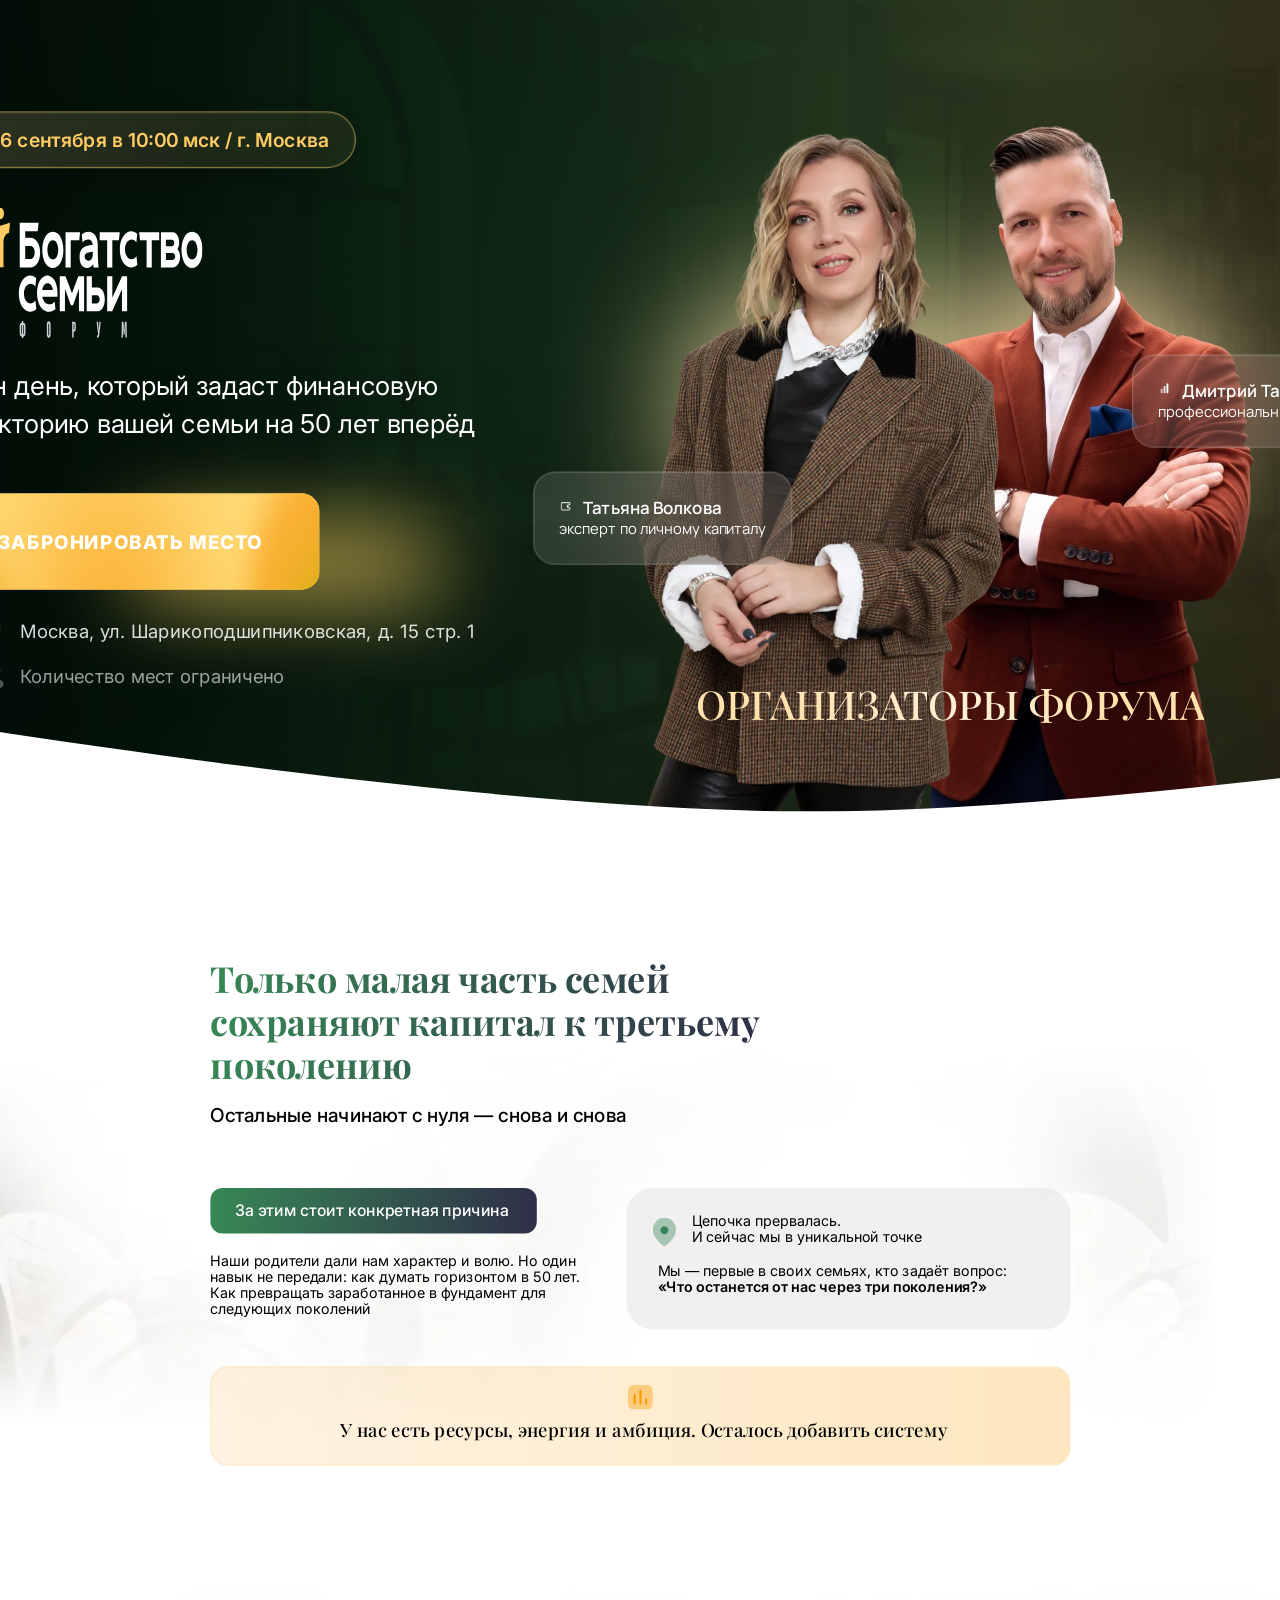
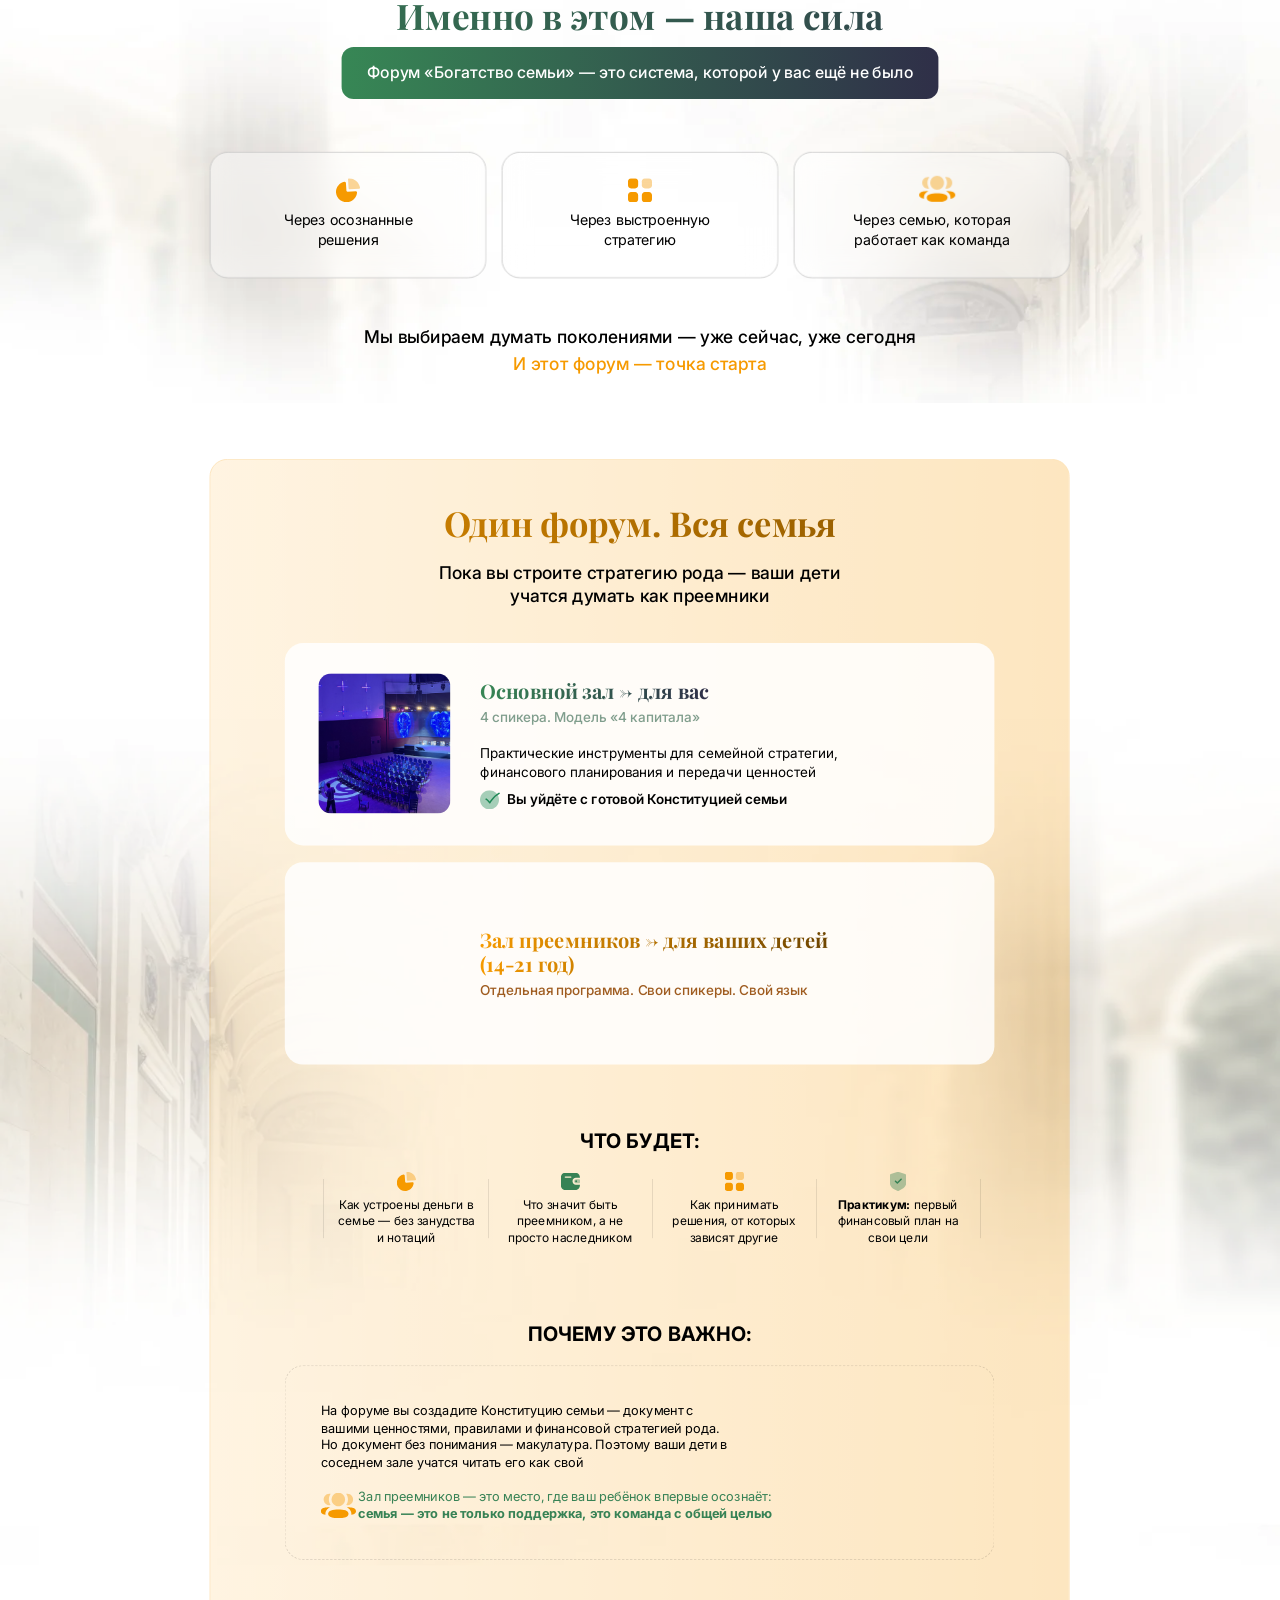
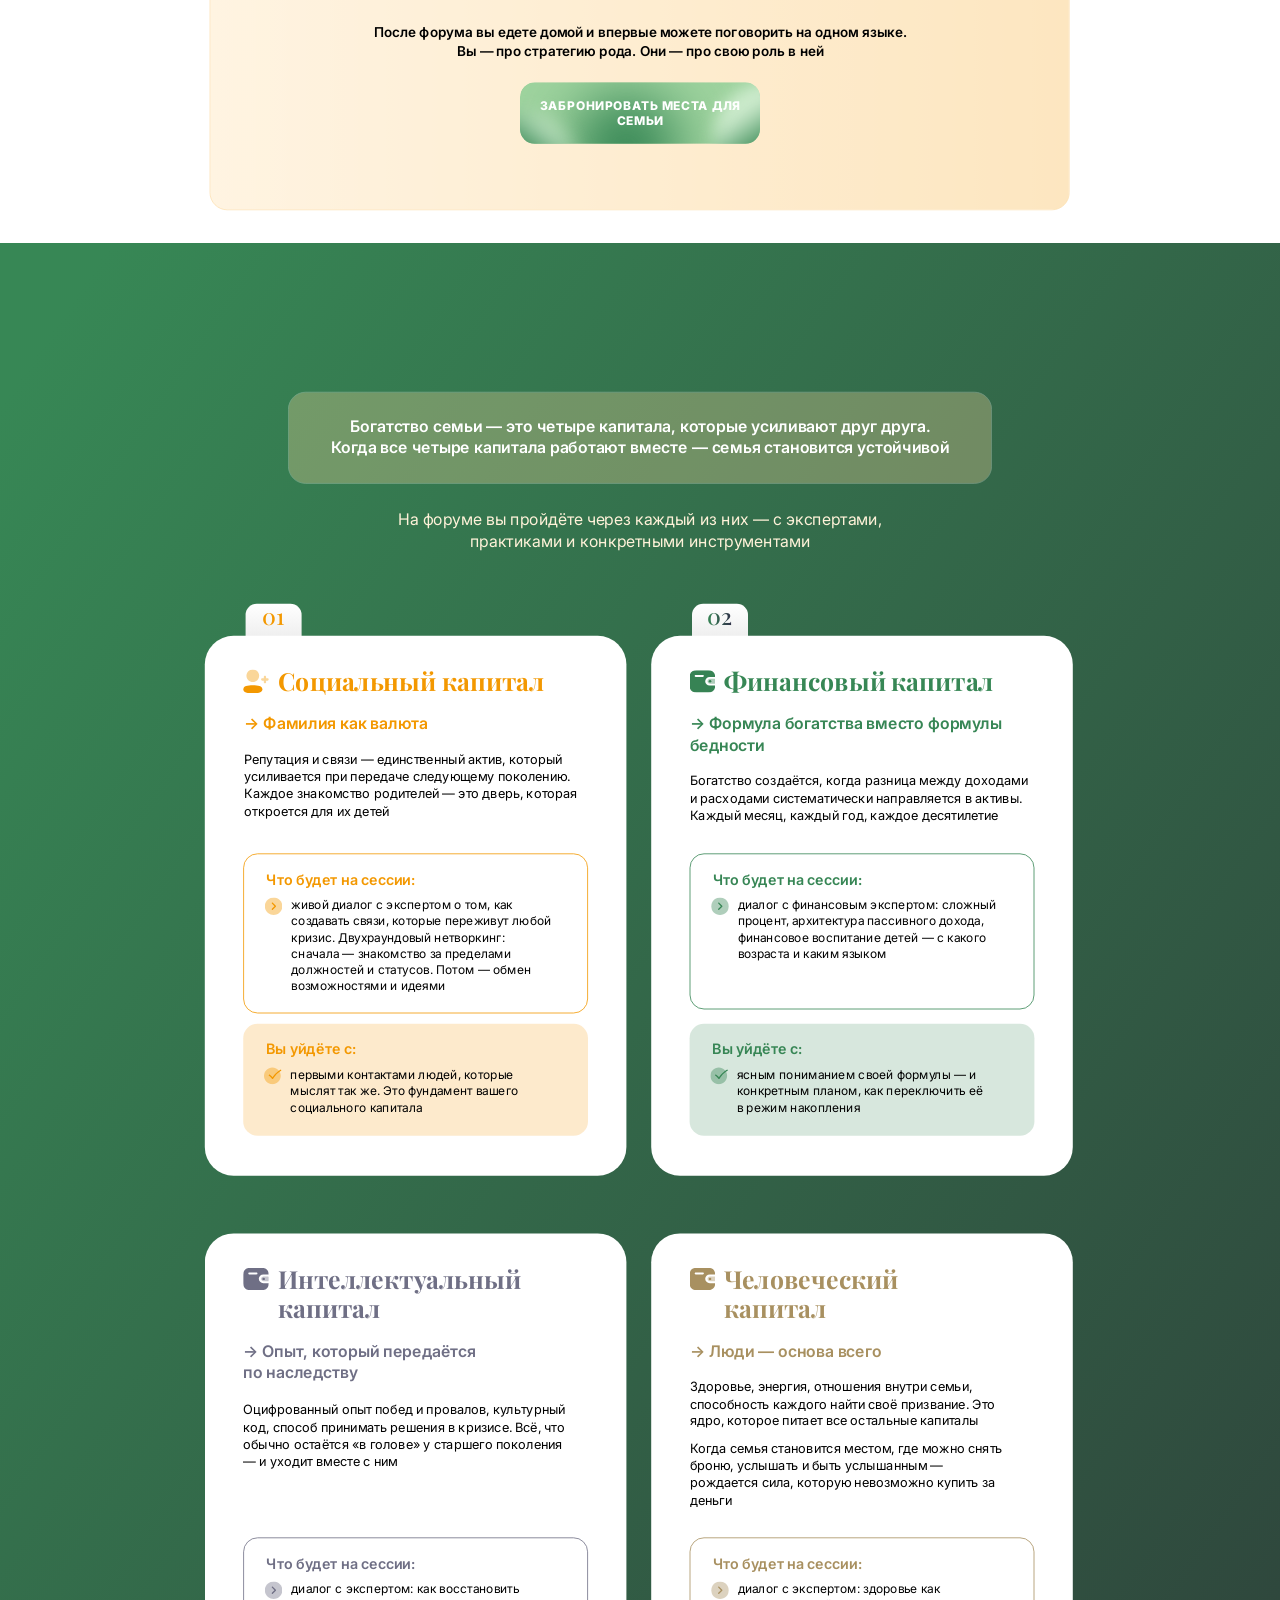
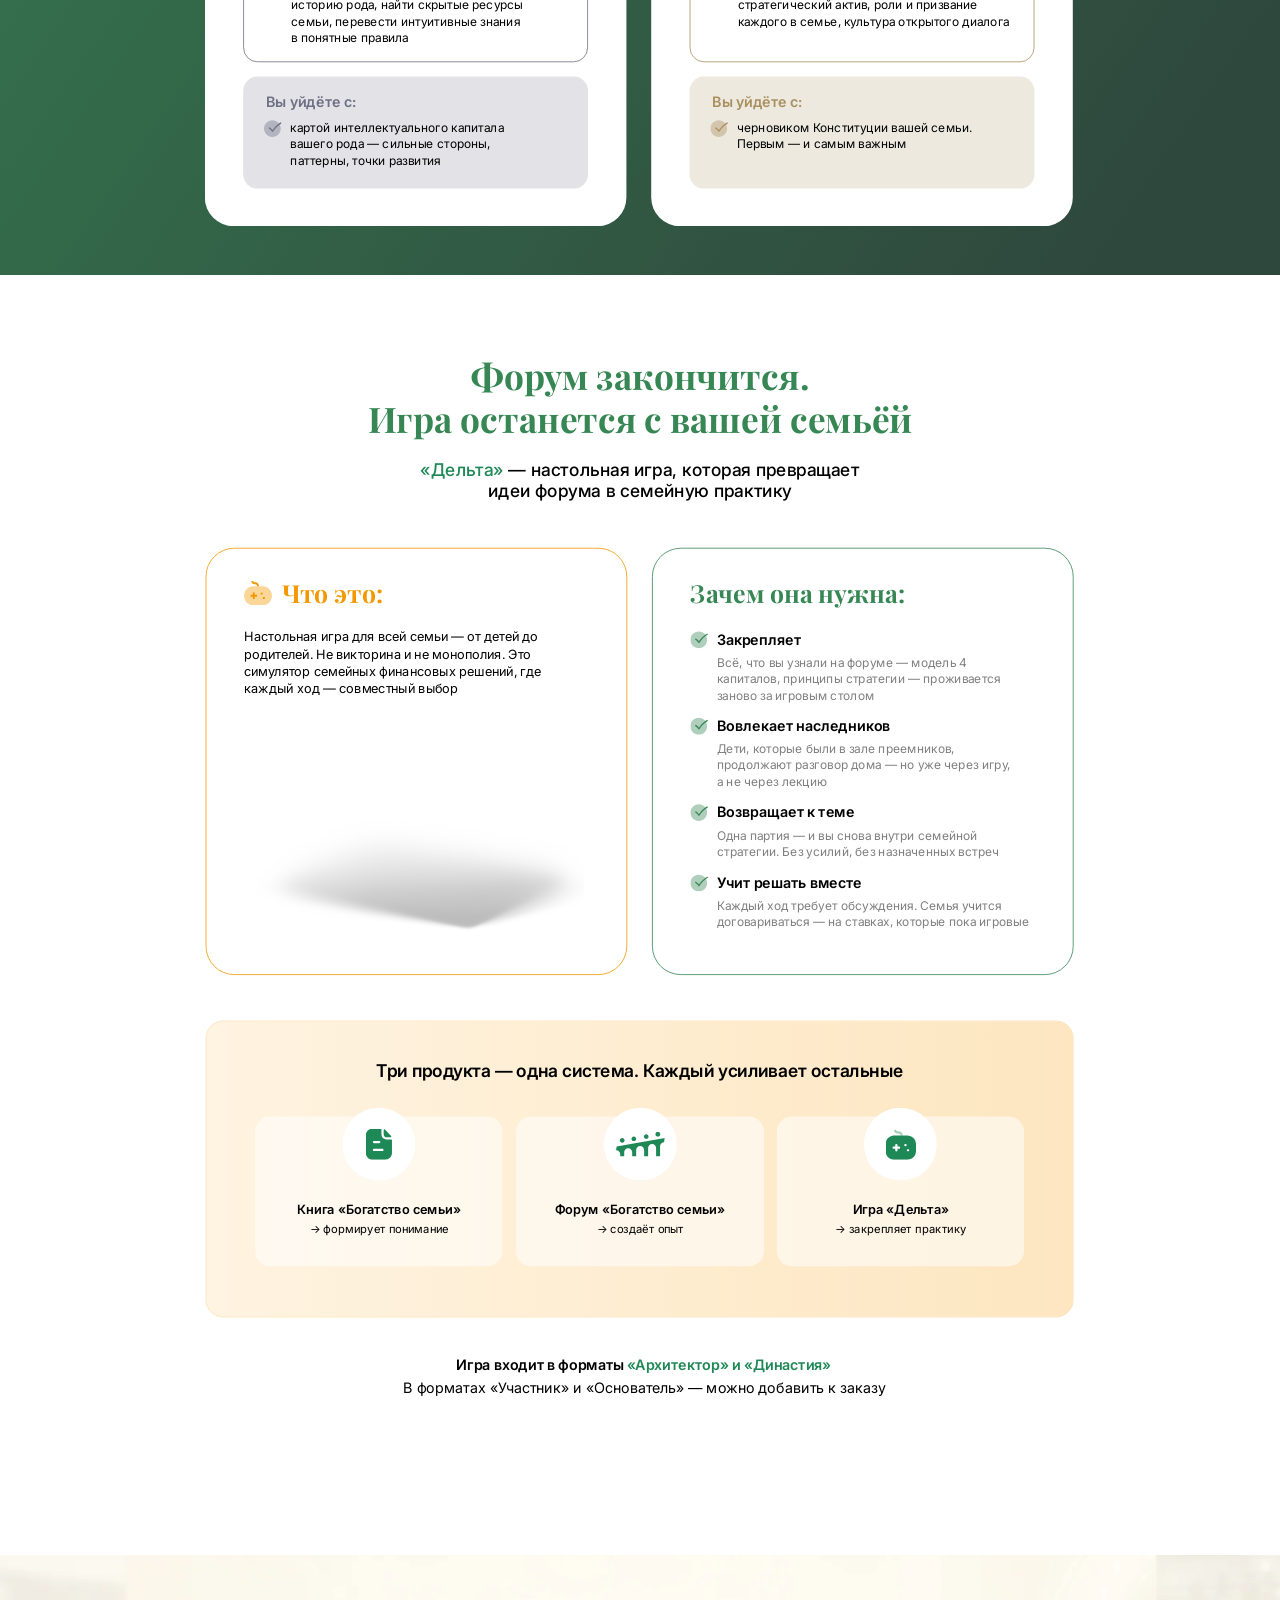
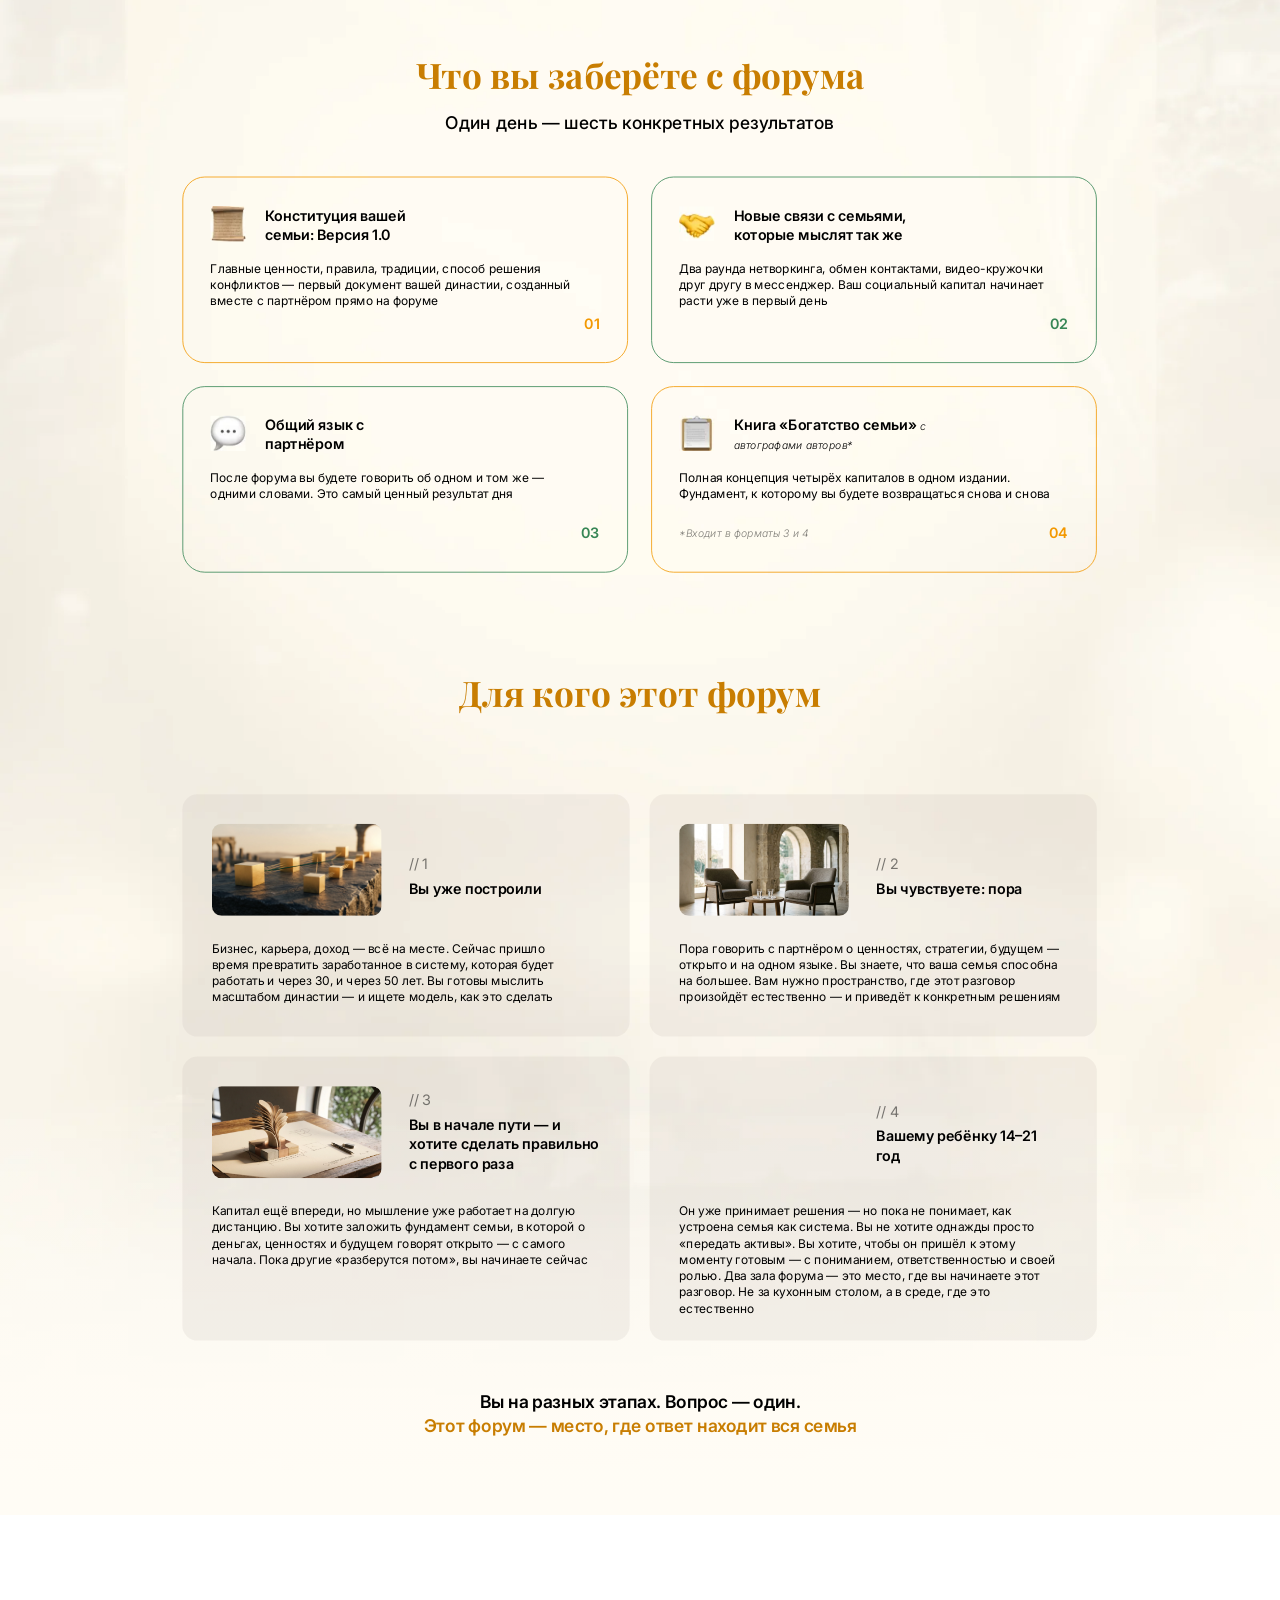
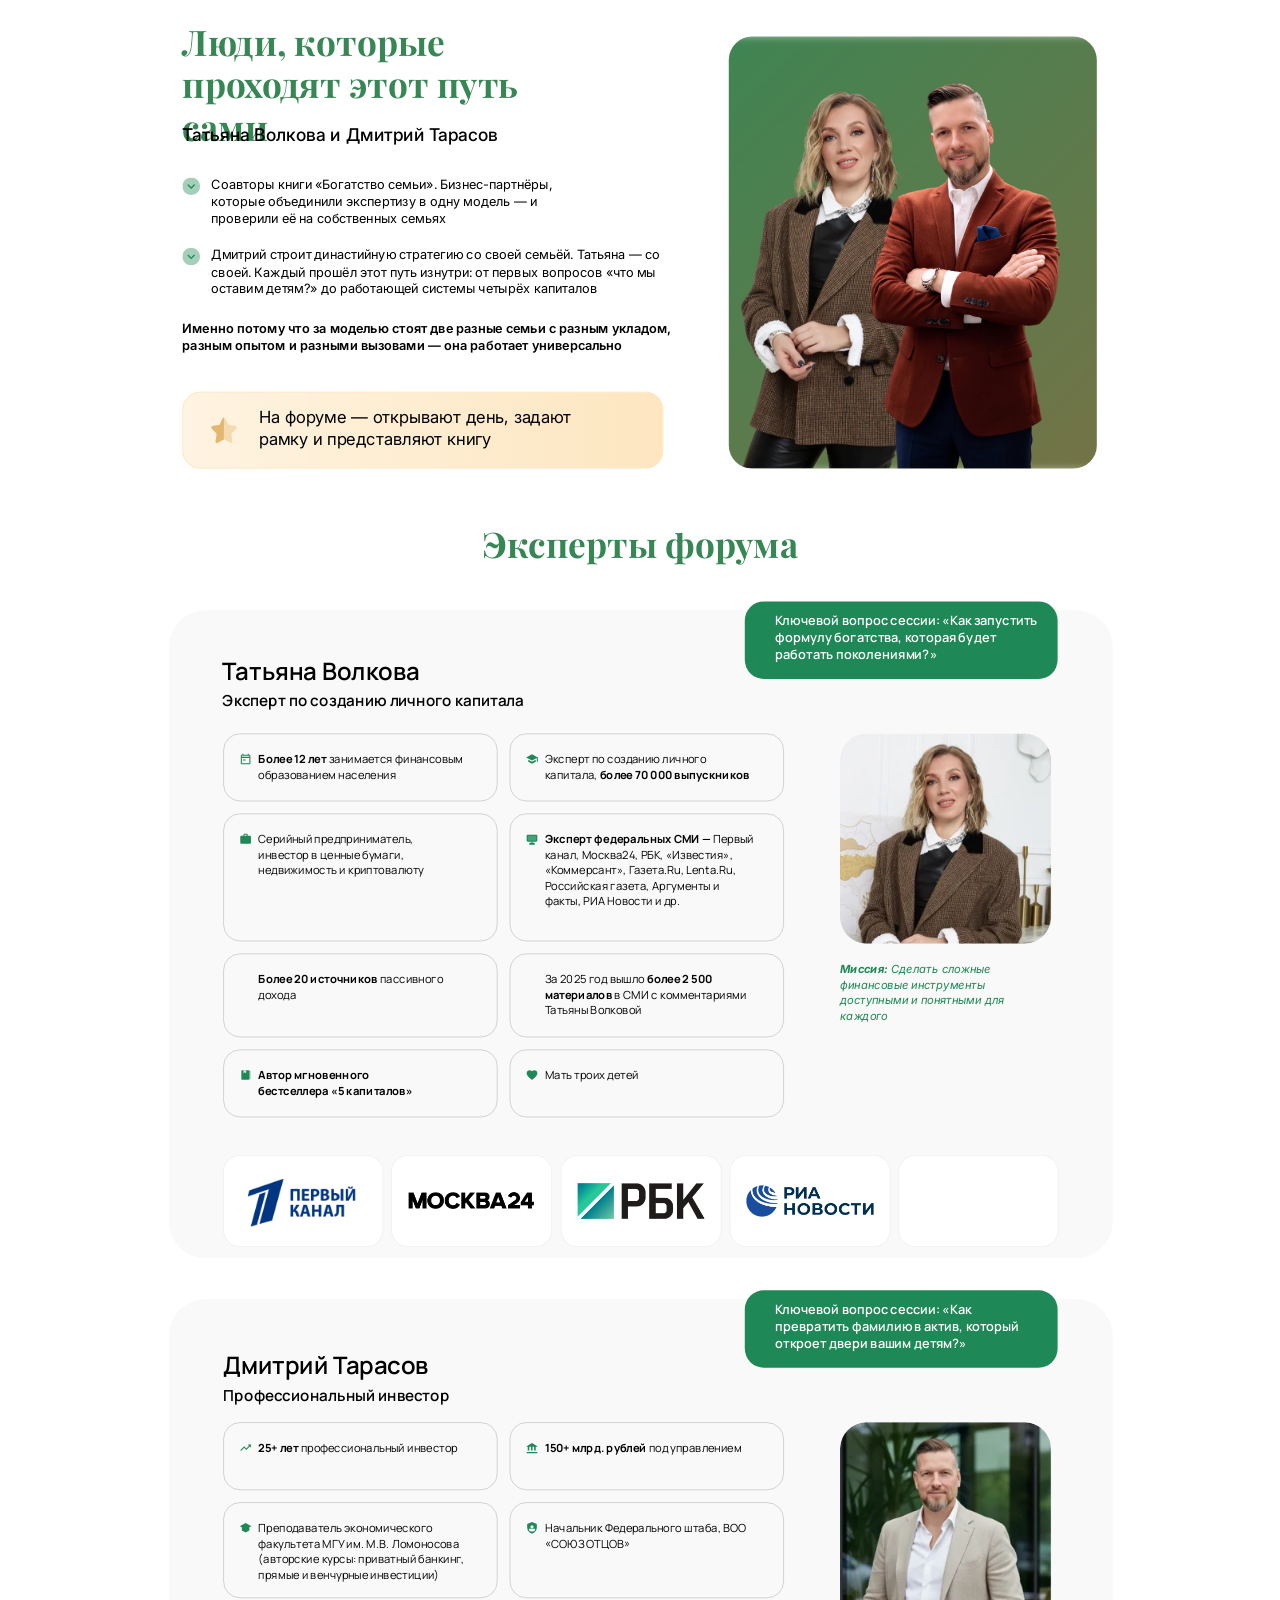
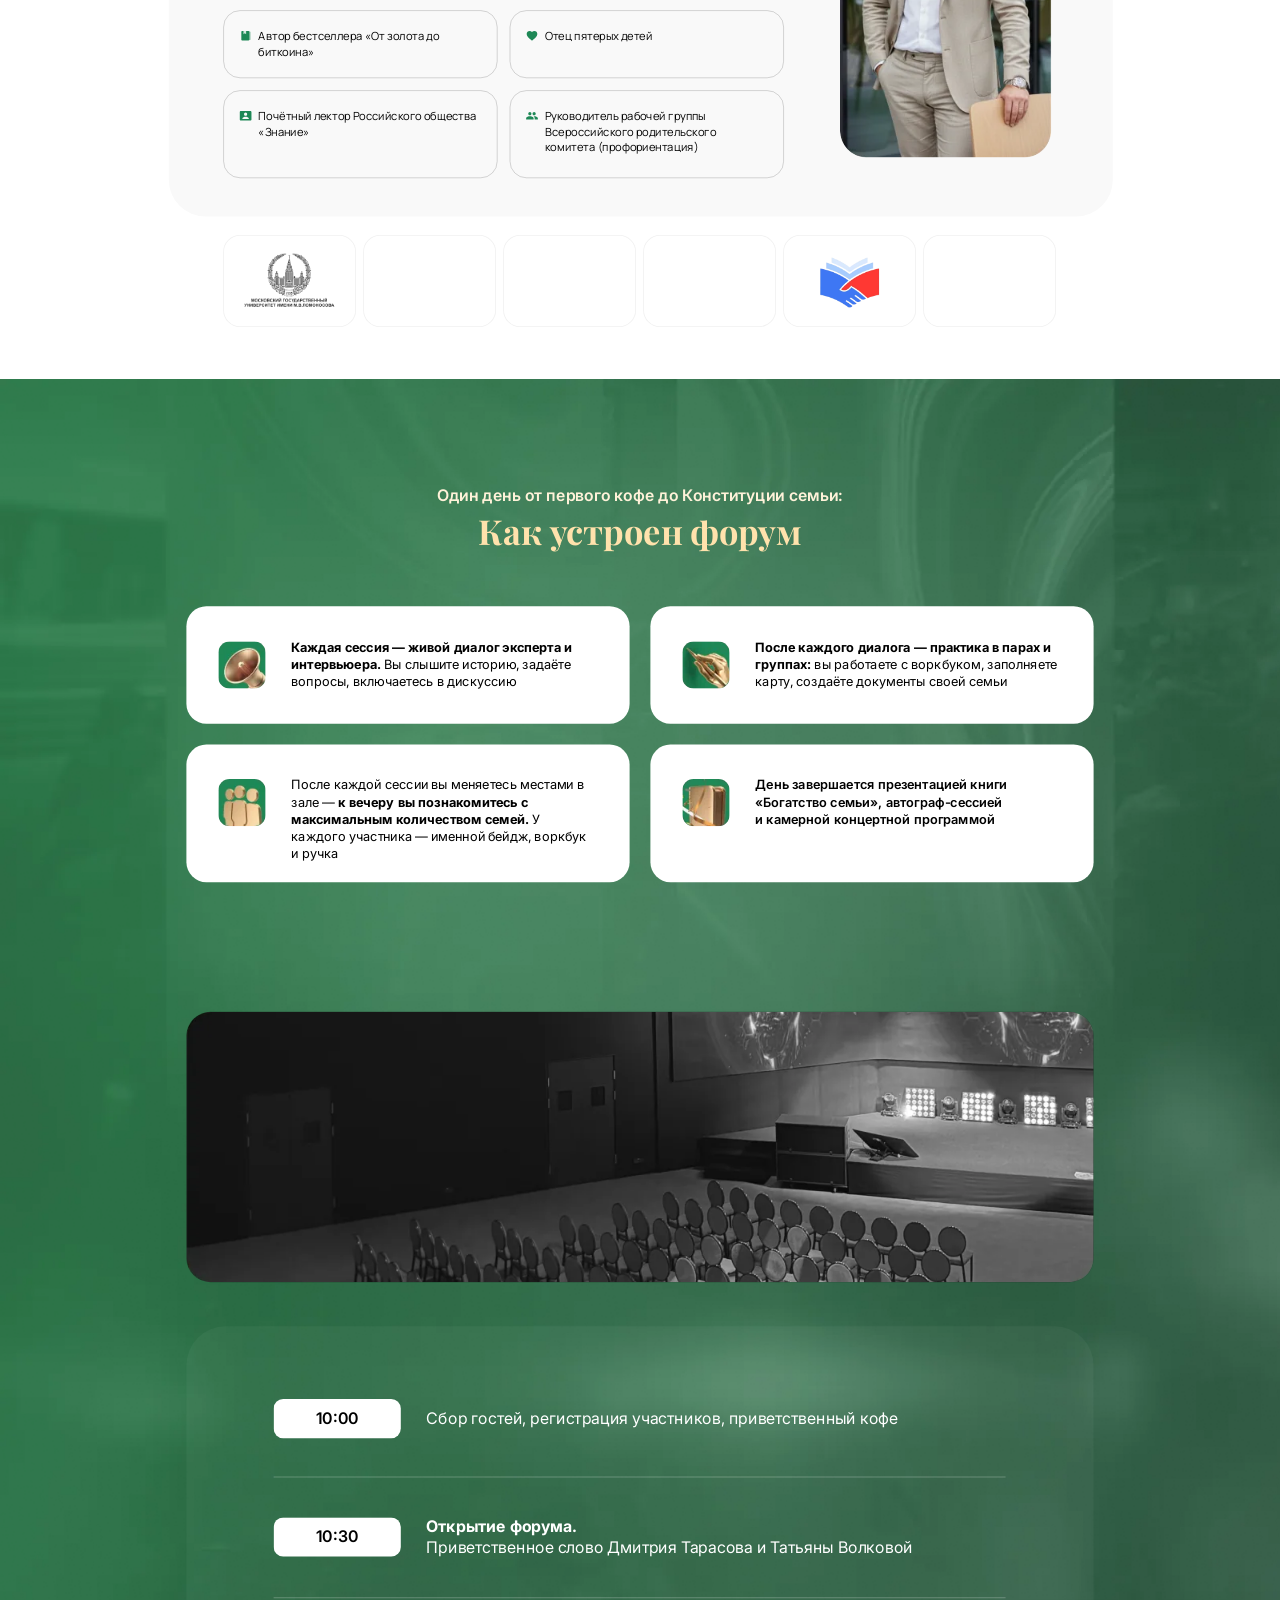
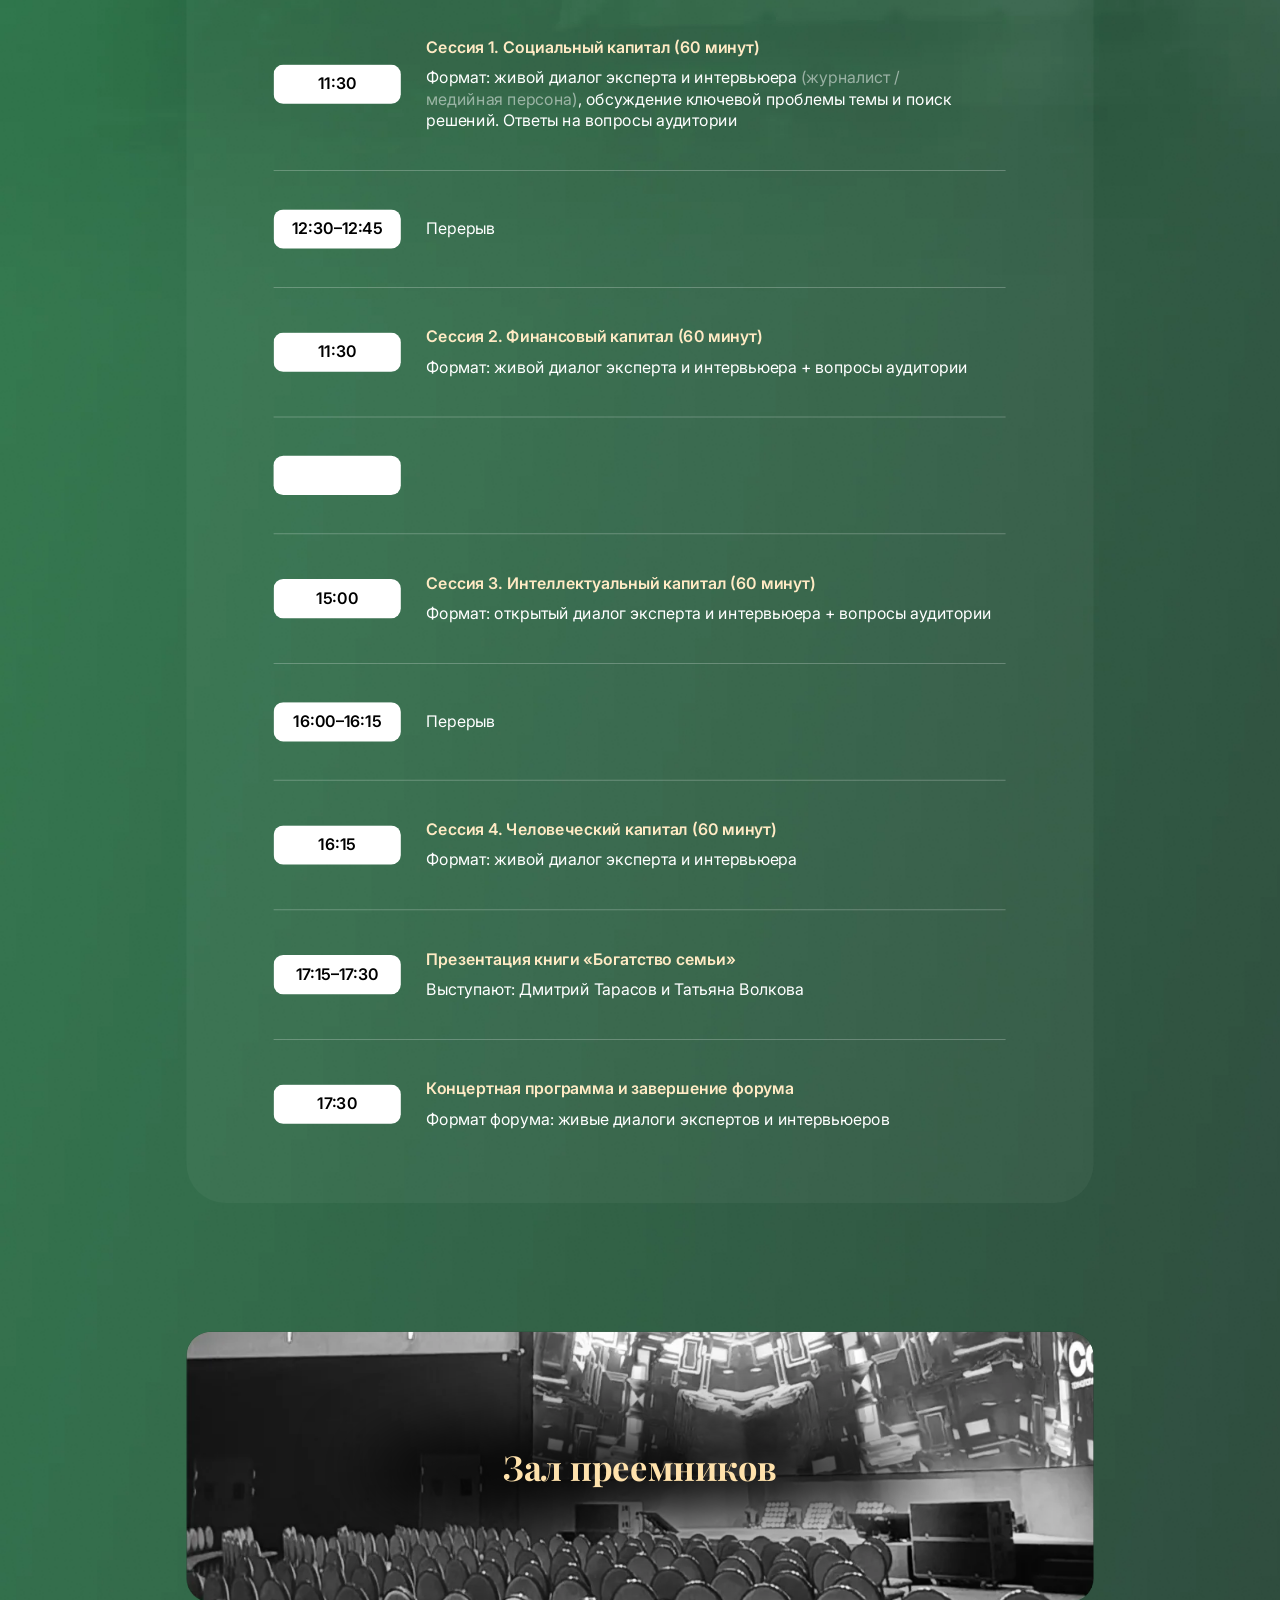
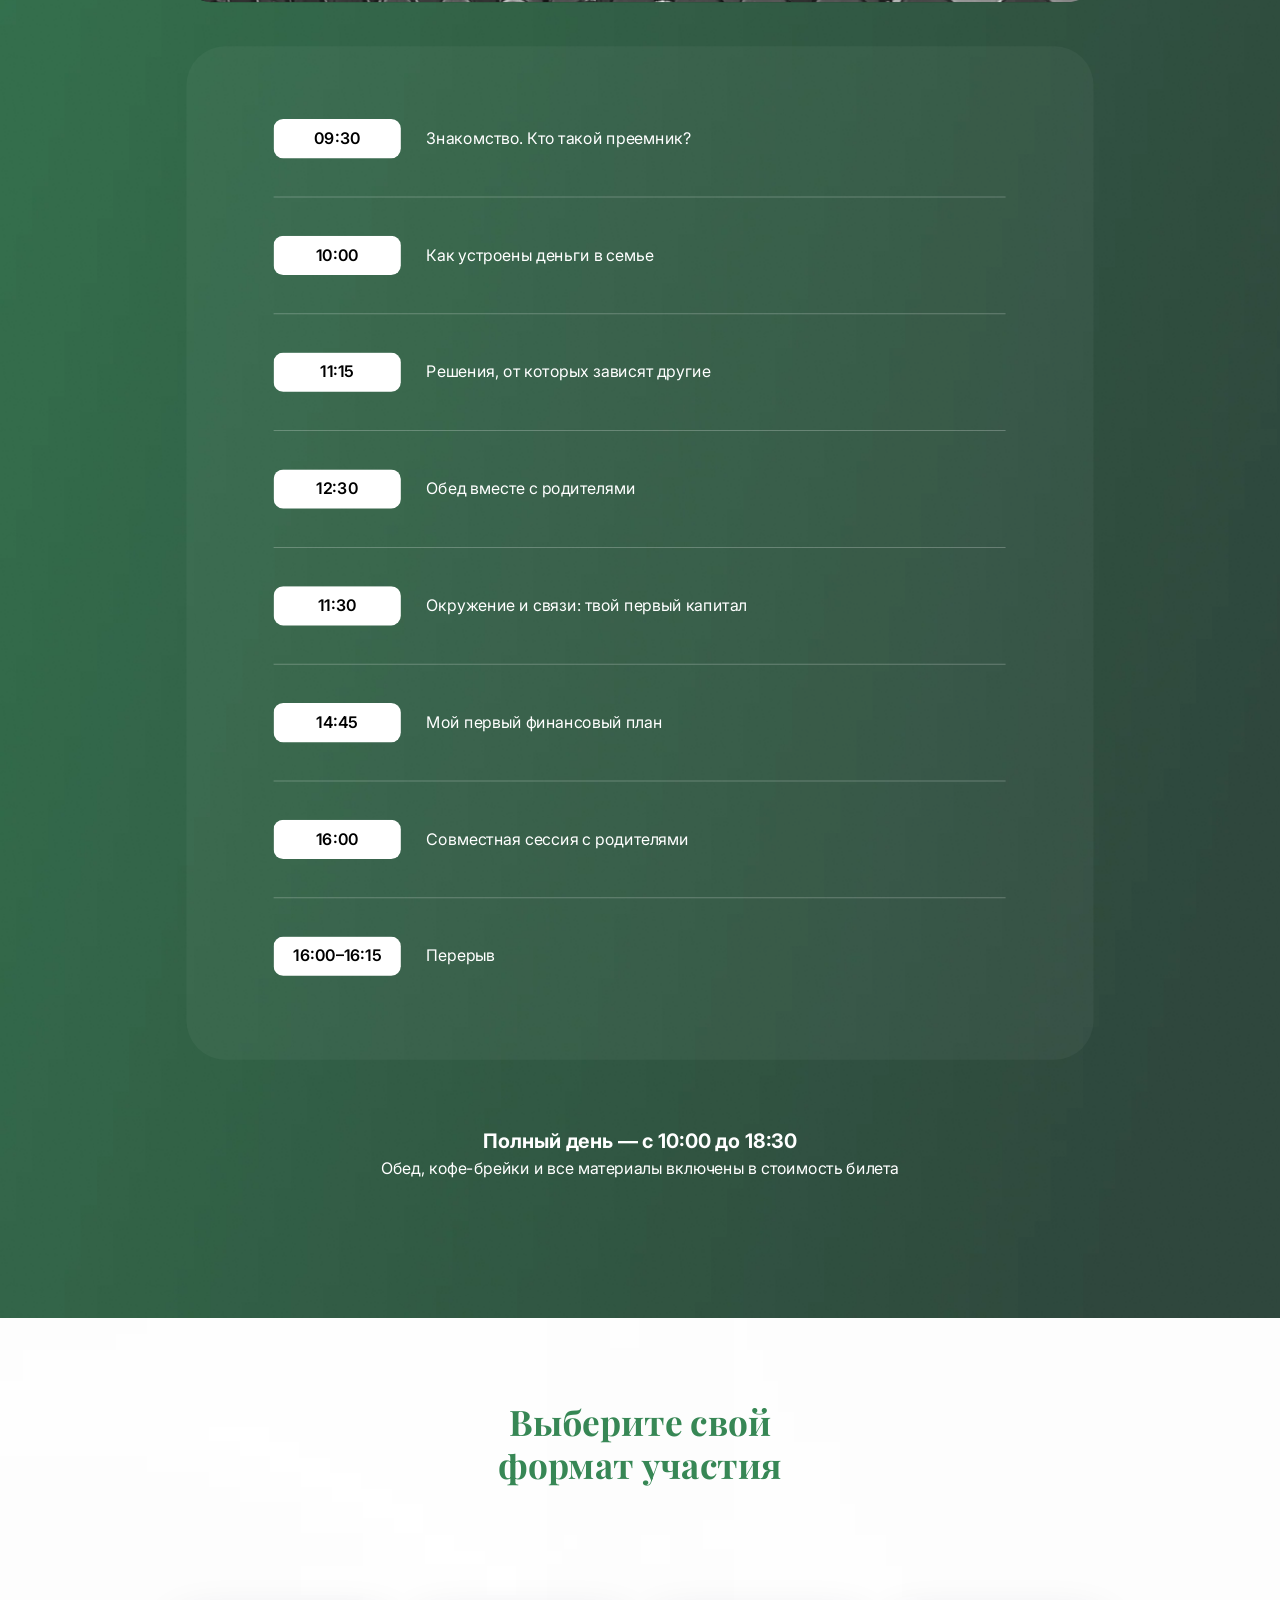
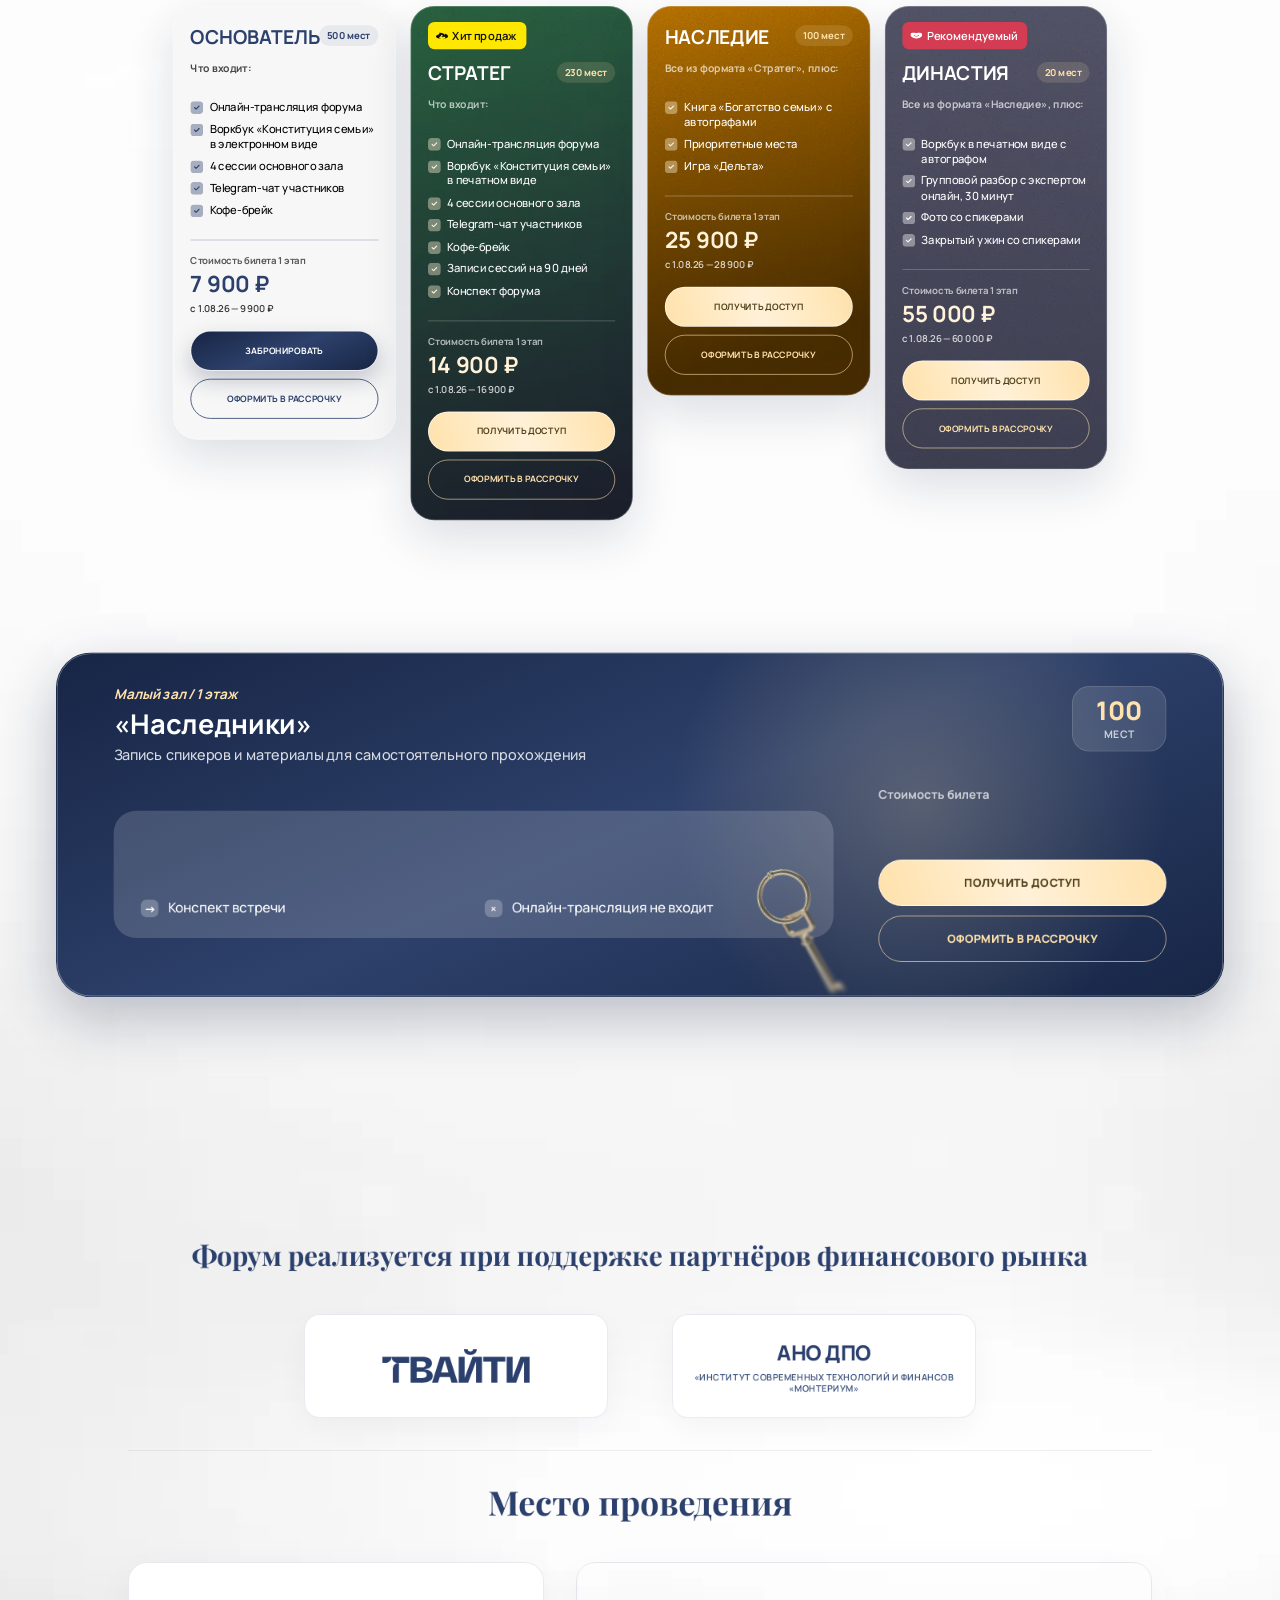
<file: index.html>
<!DOCTYPE html>
<html lang="ru">
<head>
  <meta charset="UTF-8">
  <meta name="viewport" content="width=device-width, initial-scale=1.0">
  <title>Богатство Семьи — Форум</title>
  <link rel="icon" type="image/svg+xml" href="favicon.svg">
  <link rel="alternate icon" type="image/png" href="favicon.png">
  <link rel="preconnect" href="https://fonts.googleapis.com">
  <link rel="preconnect" href="https://fonts.gstatic.com" crossorigin>
  <link href="https://fonts.googleapis.com/css2?family=Inter:wght@400;800&family=Manrope:wght@400;600&family=Playfair+Display:wght@500;700&display=swap" rel="stylesheet">
  <link rel="stylesheet" href="styles.css?v=2">
  <link rel="stylesheet" href="dubltarify-tariffs.css">
  <!-- Yandex.Metrika counter -->
  <script type="text/javascript">
      (function(m,e,t,r,i,k,a){
          m[i]=m[i]||function(){(m[i].a=m[i].a||[]).push(arguments)};
          m[i].l=1*new Date();
          for (var j = 0; j < document.scripts.length; j++) {if (document.scripts[j].src === r) { return; }}
          k=e.createElement(t),a=e.getElementsByTagName(t)[0],k.async=1,k.src=r,a.parentNode.insertBefore(k,a)
      })(window, document,'script','https://mc.yandex.ru/metrika/tag.js?id=109448035', 'ym');

      ym(109448035, 'init', {ssr:true, webvisor:true, clickmap:true, ecommerce:"dataLayer", referrer: document.referrer, url: location.href, accurateTrackBounce:true, trackLinks:true});
  </script>
  <noscript><div><img src="https://mc.yandex.ru/watch/109448035" style="position:absolute; left:-9999px;" alt="" /></div></noscript>
  <!-- /Yandex.Metrika counter -->
  <!-- Top.Mail.Ru counter -->
  <script type="text/javascript">
  var _tmr = window._tmr || (window._tmr = []);
  _tmr.push({id: "3785577", type: "pageView", start: (new Date()).getTime()});
  (function (d, w, id) {
    if (d.getElementById(id)) return;
    var ts = d.createElement("script"); ts.type = "text/javascript"; ts.async = true; ts.id = id;
    ts.src = "https://top-fwz1.mail.ru/js/code.js";
    var f = function () {var s = d.getElementsByTagName("script")[0]; s.parentNode.insertBefore(ts, s);};
    if (w.opera == "[object Opera]") { d.addEventListener("DOMContentLoaded", f, false); } else { f(); }
  })(document, window, "tmr-code");
  </script>
  <noscript><div><img src="https://top-fwz1.mail.ru/counter?id=3785577;js=na" style="position:absolute;left:-9999px;" alt="Top.Mail.Ru" /></div></noscript>
  <!-- /Top.Mail.Ru counter -->
</head>
<body>

  <div class="hero-viewport">
  <section class="hero">

    <!-- Background texture (local) -->
    <img decoding="async" class="bg-texture" src="assets/bg-texture.webp" alt="">

    <!-- Dark gradient overlays (×2 to deepen) -->
    <div class="overlay"></div>
    <div class="overlay"></div>

    <!-- Glow orbs -->
    <div class="glow glow--1"></div>
    <div class="glow glow--2"></div>

    <!-- Bottom ellipse glow -->
    <div class="ellipse-glow">
      <img decoding="async" src="assets/ellipse.svg" alt="">
    </div>

    <!-- Portraits: BEFORE wave so wave renders on top of them -->
    <div class="portrait-dmitry"><img decoding="async" src="assets/dmitry.webp" alt="Дмитрий Тарасов"></div>
    <div class="portrait-tatyana"><img decoding="async" src="assets/tatyana.webp" alt="Татьяна Волкова"></div>

    <!-- Bottom wave: inline SVG — viewBox показывает только верхние 188px кривой -->
    <div class="wave">
      <svg viewBox="0 0 1930.5 188" preserveAspectRatio="none"
           fill="none" xmlns="http://www.w3.org/2000/svg">
        <path d="M0 0C0 0 605.5 110 960 110C1314.5 110 1920 0 1920 0L1930.5 188H0Z" fill="white"/>
      </svg>
    </div>

    <!-- ─── Content wrapper (desktop: absolute overlay; mobile: flex column) ─── -->
    <div class="hero__content">

      <!-- Badge -->
      <div class="hero__badge">
        <div class="badge"><span class="badge__text">26 сентября в 10:00 мск / г. Москва</span></div>
      </div>

      <!-- Logo -->
      <div class="logo">
        <img decoding="async" src="assets/logo.svg" alt="Богатство Семьи Форум">
      </div>

      <!-- Tagline -->
      <p class="tagline">
        Один день, который задаст финансовую траекторию вашей семьи на 50 лет вперёд
      </p>

      <!-- CTA: glow + button + label -->
      <div class="hero__cta-wrap">
        <div class="cta-glow"></div>
        <button class="cta-btn" type="button" data-prereg-scroll>
          <img decoding="async" src="assets/cta-btn.svg" alt="">
        </button>
        <span class="cta-label" data-prereg-scroll role="button" tabindex="0" aria-label="Забронировать место">Забронировать место</span>
      </div>

      <!-- Address -->
      <div class="hero__address">
        <div class="address-icon"><img decoding="async" src="assets/location.svg" alt=""></div>
        <span class="address-text">Москва,<br class="addr-break"> ул. Шарикоподшипниковская,<br class="addr-break"> д. 15 стр. 1</span>
      </div>

      <!-- Seats -->
      <div class="hero__seats">
        <div class="seats-icon"><img decoding="async" src="assets/user-icon.svg" alt=""></div>
        <span class="seats-text">Количество мест ограничено</span>
      </div>

      <!-- Section title -->
      <h2 class="section-title">Организаторы форума</h2>

      <!-- Mobile-only speaker badges (desktop: display:none) -->
      <div class="m-speaker-badges">
        <div class="m-speaker-badge">
          <img decoding="async" src="assets/icon-speaker-tatyana.svg" class="m-badge-icon" alt="">
          <div class="m-badge-info">
            <span class="m-badge-name">Татьяна Волкова</span>
            <span class="m-badge-role">эксперт по личному капиталу</span>
          </div>
        </div>
        <div class="m-speaker-badge">
          <img decoding="async" src="assets/icon-speaker-dmitry.svg" class="m-badge-icon" alt="">
          <div class="m-badge-info">
            <span class="m-badge-name">Дмитрий Тарасов</span>
            <span class="m-badge-role">профессиональный инвестор</span>
          </div>
        </div>
      </div>

      <!-- Speaker cards -->
      <div class="hero__cards">
        <div class="hero__card hero__card--tatyana">
          <div class="card-rect card-rect--tatyana"></div>
          <img decoding="async" class="card-icon card-icon--tatyana" src="assets/icon-speaker-tatyana.svg" alt="">
          <span class="card-name card-name--tatyana">Татьяна Волкова</span>
          <span class="card-role card-role--tatyana">эксперт по личному капиталу</span>
        </div>
        <div class="hero__card hero__card--dmitry">
          <div class="card-rect card-rect--dmitry"></div>
          <img decoding="async" class="card-icon card-icon--dmitry" src="assets/icon-speaker-dmitry.svg" alt="">
          <span class="card-name card-name--dmitry">Дмитрий Тарасов</span>
          <span class="card-role card-role--dmitry">профессиональный инвестор</span>
        </div>
      </div>

    </div><!-- /hero__content -->

  </section>
  </div>

  <!-- ══════════════════════════════════════════════════════════════════════
       SECTION 2 — Только малая часть семей
  ══════════════════════════════════════════════════════════════════════ -->
  <div class="s2-viewport">
  <section class="s2">

    <!-- Background image -->
    <div class="s2__bg">
      <img decoding="async" loading="lazy" src="assets/s2-bg.webp" alt="">
    </div>

    <!-- Ellipse glows (CSS radial gradients) -->
    <div class="s2__ellipse s2__ellipse--a"></div>
    <div class="s2__ellipse s2__ellipse--c"></div>

    <!-- White fades -->
    <div class="s2__fade-top"></div>
    <div class="s2__fade-right"></div>
    <div class="s2__fade-bottom"></div>

    <!-- Gray box (behind right column) -->
    <div class="s2__gray-box"></div>

    <!-- Golden bottom strip -->
    <div class="s2__gold-strip"></div>

    <!-- Title -->
    <h2 class="s2__title">Только малая часть семей сохраняют капитал к третьему поколению</h2>

    <!-- Subtitle -->
    <p class="s2__subtitle">Остальные начинают с нуля — снова и снова</p>

    <!-- Green badge -->
    <div class="s2__badge"></div>
    <span class="s2__badge-text">За этим стоит конкретная причина</span>

    <!-- Left body text -->
    <p class="s2__body-left">
      Наши родители дали нам характер и волю. Но один навык не передали: как думать горизонтом в 50 лет. Как превращать заработанное в фундамент для следующих поколений
    </p>

    <!-- Right column -->
    <div class="s2__location-icon"><img decoding="async" loading="lazy" src="assets/location.svg" alt=""></div>
    <p class="s2__body-right-1">Цепочка прервалась.<br>И сейчас мы в уникальной точке</p>
    <p class="s2__body-right-2">Мы — первые в своих семьях, кто задаёт вопрос: <strong>«Что останется от нас через три поколения?»</strong></p>

    <!-- Chart icon + bottom tagline -->
    <div class="s2__chart-icon"><img decoding="async" loading="lazy" src="assets/chart.svg" alt=""></div>
    <p class="s2__tagline">У нас есть ресурсы, энергия и амбиция. Осталось добавить систему</p>

  </section>
  </div>

  <div class="s3-viewport">
  <section class="s3">

    <!-- Background -->
    <div class="s3__bg"><img decoding="async" loading="lazy" src="assets/s3-bg.webp" alt=""></div>

    <!-- Title -->
    <h2 class="s3__title">Именно в этом — наша сила</h2>

    <!-- Green badge -->
    <div class="s3__badge"></div>
    <span class="s3__badge-text">Форум «Богатство семьи» — это система, которой у вас ещё не было</span>

    <!-- Glass cards -->
    <div class="s3__card s3__card--1"></div>
    <div class="s3__card s3__card--2"></div>
    <div class="s3__card s3__card--3"></div>

    <!-- Icons -->
    <div class="s3__icon s3__icon--graph">   <img decoding="async" loading="lazy" src="assets/icon-graph.svg"    alt=""></div>
    <div class="s3__icon s3__icon--category"><img decoding="async" loading="lazy" src="assets/icon-category.svg" alt=""></div>
    <div class="s3__icon s3__icon--user">    <img decoding="async" loading="lazy" src="assets/icon-3user.svg"    alt=""></div>

    <!-- Card labels -->
    <p class="s3__card-text s3__card-text--1">Через осознанные решения</p>
    <p class="s3__card-text s3__card-text--2">Через выстроенную стратегию</p>
    <p class="s3__card-text s3__card-text--3">Через семью, которая работает как команда</p>

    <!-- Bottom texts -->
    <p class="s3__bottom-1">Мы выбираем думать поколениями — уже сейчас, уже сегодня</p>
    <p class="s3__bottom-2">И этот форум — точка старта</p>

  </section>
  </div>

  <!-- ══════════════════════════════════════════════════════════════════════
       SECTION 4 — Один форум. Вся семья
  ══════════════════════════════════════════════════════════════════════ -->
  <div class="s4-viewport">
  <section class="s4">

    <!-- Background -->
    <div class="s4__bg"><img decoding="async" loading="lazy" src="assets/s4-bg.webp" alt=""></div>

    <!-- Gold beige container -->
    <div class="s4__gold-box"></div>

    <!-- Title & subtitle -->
    <h2 class="s4__title">Один форум. Вся семья</h2>
    <p class="s4__subtitle">Пока вы строите стратегию рода — ваши дети учатся думать как преемники</p>

    <!-- Card 1: Основной зал -->
    <div class="s4__card s4__card--1"></div>
    <div class="s4__card-photo s4__card-photo--1"><img decoding="async" loading="lazy" src="assets/s4-photo-main.webp" alt=""></div>
    <p class="s4__card-title s4__card-title--1">Основной зал → для вас</p>
    <p class="s4__card-sub s4__card-sub--1">4 спикера. Модель «4 капитала»</p>
    <p class="s4__card-body s4__card-body--1">Практические инструменты для семейной стратегии, финансового планирования и передачи ценностей</p>
    <div class="s4__tick"><img decoding="async" loading="lazy" src="assets/icon-tick.svg" alt=""></div>
    <p class="s4__tick-text">Вы уйдёте с готовой Конституцией семьи</p>

    <!-- Card 2: Зал преемников -->
    <div class="s4__card s4__card--2"></div>
    <div class="s4__card-photo s4__card-photo--2"><img decoding="async" loading="lazy" src="assets/s4-photo-heir.webp" alt=""></div>
    <p class="s4__card-title s4__card-title--2">Зал преемников → для ваших детей (14-21 год)</p>
    <p class="s4__card-sub s4__card-sub--2">Отдельная программа. Свои спикеры. Свой язык</p>

    <!-- Section: Что будет -->
    <p class="s4__section-head s4__section-head--what">Что будет:</p>

    <!-- 4-icon row -->
    <div class="s4__icon-item s4__icon-graph">
      <img decoding="async" loading="lazy" src="assets/icon-graph.svg" alt="">
      <p>Как устроены деньги в семье — без занудства и нотаций</p>
    </div>
    <div class="s4__icon-item s4__icon-wallet">
      <img decoding="async" loading="lazy" src="assets/icon-wallet.svg" alt="">
      <p>Что значит быть преемником, а не просто наследником</p>
    </div>
    <div class="s4__icon-item s4__icon-category">
      <img decoding="async" loading="lazy" src="assets/icon-category.svg" alt="">
      <p>Как принимать решения, от которых зависят другие</p>
    </div>
    <div class="s4__icon-item s4__icon-shield">
      <img decoding="async" loading="lazy" src="assets/icon-shield.svg" alt="">
      <p><strong>Практикум:</strong> первый финансовый план на свои цели</p>
    </div>

    <!-- Section: Почему важно -->
    <p class="s4__section-head s4__section-head--why">Почему это важно:</p>
    <div class="s4__dashed-box"></div>
    <p class="s4__why-text-1">На форуме вы создадите Конституцию семьи — документ с вашими ценностями, правилами и финансовой стратегией рода. Но документ без понимания — макулатура. Поэтому ваши дети в соседнем зале учатся читать его как свой</p>
    <div class="s4__user-icon"><img decoding="async" loading="lazy" src="assets/icon-3user.svg" alt=""></div>
    <p class="s4__why-text-2">Зал преемников — это место, где ваш ребёнок впервые осознаёт: <strong>семья — это не только поддержка, это команда с общей целью</strong></p>
    <div class="s4__book-photo"><img decoding="async" loading="lazy" src="assets/s4-photo-book.webp" alt=""></div>

    <!-- Bottom quote -->
    <p class="s4__quote">После форума вы едете домой и впервые можете поговорить на одном языке. Вы — про стратегию рода. Они — про свою роль в ней</p>

    <!-- CTA button -->
    <div class="s4__cta-wrap" data-prereg-scroll role="button" tabindex="0" aria-label="Забронировать места для семьи">
      <img decoding="async" loading="lazy" src="assets/s4-cta-btn.svg" alt="">
      <span class="s4__cta-label">Забронировать места для семьи</span>
    </div>

  </section>
  </div>

  <!-- ══════════════════════════════════════════════════════════════════════
       SECTION 5 — Модель «4 капитала семьи»
  ══════════════════════════════════════════════════════════════════════ -->
  <div class="s5-viewport">
  <section class="s5">

    <div class="s5__texture"><img decoding="async" loading="lazy" src="assets/s5-bg-texture.webp" alt=""></div>
    <div class="s5__pill"></div>
    <h2 class="s5__title">Модель «4 капитала семьи»</h2>
    <div class="s5__subtitle">
      <p>Богатство семьи — это четыре капитала, которые усиливают друг друга.</p>
      <p>Когда все четыре капитала работают вместе — семья становится устойчивой</p>
    </div>
    <p class="s5__desc">На форуме вы пройдёте через каждый из них — с экспертами, практиками и конкретными инструментами</p>

    <div class="s5__tab s5__tab--01"></div>
    <div class="s5__tab s5__tab--02"></div>
    <div class="s5__tab s5__tab--03"></div>
    <div class="s5__tab s5__tab--04"></div>

    <p class="s5__num s5__num--01">01</p>
    <p class="s5__num s5__num--02">02</p>
    <p class="s5__num s5__num--03">03</p>
    <p class="s5__num s5__num--04">04</p>

    <div class="s5__card s5__card--01"></div>
    <div class="s5__card s5__card--02"></div>
    <div class="s5__card s5__card--03"></div>
    <div class="s5__card s5__card--04"></div>

    <!-- CARD 01: Социальный капитал (orange) -->
    <div class="s5__icon s5__icon--01" style="left:304px;top:532px;"><img decoding="async" loading="lazy" src="assets/s5-icon-social.svg" alt=""></div>
    <p class="s5__card-title s5__card-title--01">Социальный капитал</p>
    <p class="s5__card-tag s5__card-tag--01">→ Фамилия как валюта</p>
    <p class="s5__card-desc s5__card-desc--01">Репутация и связи — единственный актив, который усиливается при передаче следующему поколению. Каждое знакомство родителей — это дверь, которая откроется для их детей</p>
    <div class="s5__box s5__box--s01">
      <p class="s5__box-head s5__box-head--01">Что будет на сессии:</p>
      <div class="s5__box-icon"><img decoding="async" loading="lazy" src="assets/s5-arrow1.svg" alt="" style="transform:rotate(-90deg)"></div>
      <p class="s5__box-text">живой диалог с экспертом о том, как создавать связи, которые переживут любой кризис. Двухраундовый нетворкинг: сначала — знакомство за пределами должностей и статусов. Потом — обмен возможностями и идеями</p>
    </div>
    <div class="s5__box s5__box--e01">
      <p class="s5__box-head s5__box-head--01">Вы уйдёте с:</p>
      <div class="s5__box-icon"><img decoding="async" loading="lazy" src="assets/s5-tick1.svg" alt=""></div>
      <p class="s5__box-text">первыми контактами людей, которые мыслят так же. Это фундамент вашего социального капитала</p>
    </div>

    <!-- CARD 02: Финансовый капитал (green) -->
    <div class="s5__icon s5__icon--02" style="left:862px;top:532px;"><img decoding="async" loading="lazy" src="assets/s5-icon-wallet1.svg" alt=""></div>
    <p class="s5__card-title s5__card-title--02">Финансовый капитал</p>
    <p class="s5__card-tag s5__card-tag--02">→ Формула богатства вместо формулы бедности</p>
    <p class="s5__card-desc s5__card-desc--02">Богатство создаётся, когда разница между доходами и расходами систематически направляется в активы. Каждый месяц, каждый год, каждое десятилетие</p>
    <div class="s5__box s5__box--s02">
      <p class="s5__box-head s5__box-head--02">Что будет на сессии:</p>
      <div class="s5__box-icon"><img decoding="async" loading="lazy" src="assets/s5-arrow2.svg" alt="" style="transform:rotate(-90deg)"></div>
      <p class="s5__box-text">диалог с финансовым экспертом: сложный процент, архитектура пассивного дохода, финансовое воспитание детей — с какого возраста и каким языком</p>
    </div>
    <div class="s5__box s5__box--e02">
      <p class="s5__box-head s5__box-head--02">Вы уйдёте с:</p>
      <div class="s5__box-icon"><img decoding="async" loading="lazy" src="assets/s5-tick2.svg" alt=""></div>
      <p class="s5__box-text">ясным пониманием своей формулы — и конкретным планом, как переключить её в режим накопления</p>
    </div>

    <!-- CARD 03: Интеллектуальный капитал (gray) -->
    <div class="s5__icon s5__icon--03" style="left:304px;top:1279px;"><img decoding="async" loading="lazy" src="assets/s5-icon-wallet2.svg" alt=""></div>
    <p class="s5__card-title s5__card-title--03">Интеллектуальный капитал</p>
    <p class="s5__card-tag s5__card-tag--03">→ Опыт, который передаётся по наследству</p>
    <p class="s5__card-desc s5__card-desc--03">Оцифрованный опыт побед и провалов, культурный код, способ принимать решения в кризисе. Всё, что обычно остаётся «в голове» у старшего поколения — и уходит вместе с ним</p>
    <div class="s5__box s5__box--s03">
      <p class="s5__box-head s5__box-head--03">Что будет на сессии:</p>
      <div class="s5__box-icon"><img decoding="async" loading="lazy" src="assets/s5-arrow3.svg" alt="" style="transform:rotate(-90deg)"></div>
      <p class="s5__box-text">диалог с экспертом: как восстановить историю рода, найти скрытые ресурсы семьи, перевести интуитивные знания в понятные правила</p>
    </div>
    <div class="s5__box s5__box--e03">
      <p class="s5__box-head s5__box-head--03">Вы уйдёте с:</p>
      <div class="s5__box-icon"><img decoding="async" loading="lazy" src="assets/s5-tick3.svg" alt=""></div>
      <p class="s5__box-text">картой интеллектуального капитала вашего рода — сильные стороны, паттерны, точки развития</p>
    </div>

    <!-- CARD 04: Человеческий капитал (gold) -->
    <div class="s5__icon s5__icon--04" style="left:862px;top:1279px;"><img decoding="async" loading="lazy" src="assets/s5-icon-wallet3.svg" alt=""></div>
    <p class="s5__card-title s5__card-title--04">Человеческий капитал</p>
    <p class="s5__card-tag s5__card-tag--04">→ Люди — основа всего</p>
    <p class="s5__card-desc s5__card-desc--04a">Здоровье, энергия, отношения внутри семьи, способность каждого найти своё призвание. Это ядро, которое питает все остальные капиталы</p>
    <p class="s5__card-desc s5__card-desc--04b">Когда семья становится местом, где можно снять броню, услышать и быть услышанным — рождается сила, которую невозможно купить за деньги</p>
    <div class="s5__box s5__box--s04">
      <p class="s5__box-head s5__box-head--04">Что будет на сессии:</p>
      <div class="s5__box-icon"><img decoding="async" loading="lazy" src="assets/s5-arrow4.svg" alt="" style="transform:rotate(-90deg)"></div>
      <p class="s5__box-text">диалог с экспертом: здоровье как стратегический актив, роли и призвание каждого в семье, культура открытого диалога</p>
    </div>
    <div class="s5__box s5__box--e04">
      <p class="s5__box-head s5__box-head--04">Вы уйдёте с:</p>
      <div class="s5__box-icon"><img decoding="async" loading="lazy" src="assets/s5-tick4.svg" alt=""></div>
      <p class="s5__box-text">черновиком Конституции вашей семьи. Первым — и самым важным</p>
    </div>

  </section>
  </div>

  <!-- ══════════════════════════════════════════════════════════════════════
       SECTION 6 — Игра «Дельта»
  ══════════════════════════════════════════════════════════════════════ -->
  <div class="s6-viewport">
  <section class="s6">

    <div class="s6__texture"><img decoding="async" loading="lazy" src="assets/s6-bg-texture.webp" alt=""></div>
    <div class="s6__fade"></div>

    <h2 class="s6__title">Форум закончится.<br>Игра останется с вашей семьёй</h2>
    <p class="s6__subtitle"><span class="green">«Дельта»</span> — настольная игра, которая превращает идеи форума в семейную практику</p>

    <!-- Cards -->
    <div class="s6__card s6__card--left"></div>
    <div class="s6__card s6__card--right"></div>

    <!-- Left card: Что это -->
    <div class="s6__card-icon"><img decoding="async" loading="lazy" src="assets/s6-icon-game.svg" alt=""></div>
    <p class="s6__card-title s6__card-title--left">Что это:</p>
    <p class="s6__card-desc">Настольная игра для всей семьи — от детей до родителей. Не викторина и не монополия. Это симулятор семейных финансовых решений, где каждый ход — совместный выбор</p>
    <div class="s6__game-bg"><img decoding="async" loading="lazy" src="assets/s6-game-img-bg.webp" alt=""></div>
    <div class="s6__game-box"><img decoding="async" loading="lazy" src="assets/s6-game-box.webp" alt=""></div>

    <!-- Right card: Зачем она нужна -->
    <p class="s6__card-title s6__card-title--right">Зачем она нужна:</p>

    <div class="s6__tick-icon s6__tick-icon--1"><img decoding="async" loading="lazy" src="assets/s6-icon-tick.svg" alt=""></div>
    <p class="s6__tick-head s6__tick-head--1">Закрепляет</p>
    <p class="s6__tick-desc s6__tick-desc--1">Всё, что вы узнали на форуме — модель 4 капиталов, принципы стратегии — проживается заново за игровым столом</p>

    <div class="s6__tick-icon s6__tick-icon--2"><img decoding="async" loading="lazy" src="assets/s6-icon-tick.svg" alt=""></div>
    <p class="s6__tick-head s6__tick-head--2">Вовлекает наследников</p>
    <p class="s6__tick-desc s6__tick-desc--2">Дети, которые были в зале преемников, продолжают разговор дома — но уже через игру, а не через лекцию</p>

    <div class="s6__tick-icon s6__tick-icon--3"><img decoding="async" loading="lazy" src="assets/s6-icon-tick.svg" alt=""></div>
    <p class="s6__tick-head s6__tick-head--3">Возвращает к теме</p>
    <p class="s6__tick-desc s6__tick-desc--3">Одна партия — и вы снова внутри семейной стратегии. Без усилий, без назначенных встреч</p>

    <div class="s6__tick-icon s6__tick-icon--4"><img decoding="async" loading="lazy" src="assets/s6-icon-tick.svg" alt=""></div>
    <p class="s6__tick-head s6__tick-head--4">Учит решать вместе</p>
    <p class="s6__tick-desc s6__tick-desc--4">Каждый ход требует обсуждения. Семья учится договариваться — на ставках, которые пока игровые</p>

    <!-- Gold section -->
    <div class="s6__gold-box"></div>
    <p class="s6__gold-title">Три продукта — одна система. Каждый усиливает остальные</p>

    <div class="s6__sub-card s6__sub-card--1"></div>
    <div class="s6__sub-card s6__sub-card--2"></div>
    <div class="s6__sub-card s6__sub-card--3"></div>

    <div class="s6__sub-ellipse s6__sub-ellipse--1"><img decoding="async" loading="lazy" src="assets/s6-icon-ellipse.svg" alt=""></div>
    <div class="s6__sub-ellipse s6__sub-ellipse--2"><img decoding="async" loading="lazy" src="assets/s6-icon-ellipse.svg" alt=""></div>
    <div class="s6__sub-ellipse s6__sub-ellipse--3"><img decoding="async" loading="lazy" src="assets/s6-icon-ellipse.svg" alt=""></div>

    <div class="s6__sub-icon s6__sub-icon--paper"><img decoding="async" loading="lazy" src="assets/s6-icon-paper.svg" alt=""></div>
    <div class="s6__sub-icon s6__sub-icon--forum"><img decoding="async" loading="lazy" src="assets/s6-icon-forum.svg" alt=""></div>
    <div class="s6__sub-icon s6__sub-icon--game"><img decoding="async" loading="lazy" src="assets/s6-icon-game2.svg" alt=""></div>

    <p class="s6__sub-label s6__sub-label--1">Книга «Богатство семьи»</p>
    <p class="s6__sub-label s6__sub-label--2">Форум «Богатство семьи»</p>
    <p class="s6__sub-label s6__sub-label--3">Игра «Дельта»</p>
    <p class="s6__sub-text s6__sub-text--1">→ формирует понимание</p>
    <p class="s6__sub-text s6__sub-text--2">→ создаёт опыт</p>
    <p class="s6__sub-text s6__sub-text--3">→ закрепляет практику</p>

    <!-- Pricing & CTA -->
    <p class="s6__pricing-1">Игра входит в форматы <span class="green">«Архитектор» и «Династия»</span></p>
    <p class="s6__pricing-2">В форматах «Участник» и «Основатель» — можно добавить к заказу</p>

    <div class="s6__cta" data-prereg-scroll role="button" tabindex="0" aria-label="Перейти к форматам"><img decoding="async" loading="lazy" src="assets/s6-btn.svg" alt=""></div>
    <p class="s6__cta-text" data-prereg-scroll>перейти к форматам</p>

  </section>
  </div>

  <!-- ══════════════════════════════════════════════════════════════════════
       SECTION 7 — Что вы заберёте с форума / Для кого этот форум
  ══════════════════════════════════════════════════════════════════════ -->
  <div class="s7-viewport">
  <section class="s7">

    <div class="s7__texture"><img decoding="async" loading="lazy" src="assets/s7-bg.webp" alt=""></div>
    <div class="s7__fade"></div>

    <!-- Title block 1 -->
    <p class="s7__title-1">Что вы заберёте с форума</p>
    <p class="s7__subtitle">Один день — шесть конкретных результатов</p>

    <!-- Result cards -->
    <div class="s7__rcard s7__rcard--01"></div>
    <div class="s7__rcard s7__rcard--02"></div>
    <div class="s7__rcard s7__rcard--03"></div>
    <div class="s7__rcard s7__rcard--04"></div>

    <div class="s7__remoji s7__remoji--01"><img decoding="async" loading="lazy" src="assets/s7-icon-01.webp" alt=""></div>
    <div class="s7__remoji s7__remoji--02"><img decoding="async" loading="lazy" src="assets/s7-icon-02.webp" alt=""></div>
    <div class="s7__remoji s7__remoji--03"><img decoding="async" loading="lazy" src="assets/s7-icon-03.webp" alt=""></div>
    <div class="s7__remoji s7__remoji--04"><img decoding="async" loading="lazy" src="assets/s7-icon-04.webp" alt=""></div>

    <p class="s7__rnum s7__rnum--01">01</p>
    <p class="s7__rnum s7__rnum--02">02</p>
    <p class="s7__rnum s7__rnum--03">03</p>
    <p class="s7__rnum s7__rnum--04">04</p>

    <p class="s7__rtitle s7__rtitle--01">Конституция вашей семьи: Версия 1.0</p>
    <p class="s7__rtitle s7__rtitle--02">Новые связи с семьями, которые мыслят так же</p>
    <p class="s7__rtitle s7__rtitle--03">Общий язык с партнёром</p>
    <p class="s7__rtitle s7__rtitle--04">Книга «Богатство семьи» <span class="s7__rtitle-sub">с автографами авторов*</span></p>

    <p class="s7__rdesc s7__rdesc--01">Главные ценности, правила, традиции, способ решения конфликтов — первый документ вашей династии, созданный вместе с партнёром прямо на форуме</p>
    <p class="s7__rdesc s7__rdesc--02">Два раунда нетворкинга, обмен контактами, видео-кружочки друг другу в мессенджер. Ваш социальный капитал начинает расти уже в первый день</p>
    <p class="s7__rdesc s7__rdesc--03">После форума вы будете говорить об одном и том же — одними словами. Это самый ценный результат дня</p>
    <p class="s7__rdesc s7__rdesc--04">Полная концепция четырёх капиталов в одном издании. Фундамент, к которому вы будете возвращаться снова и снова</p>
    <p class="s7__rdesc-note">*Входит в форматы 3 и 4</p>

    <!-- Title block 2 -->
    <p class="s7__title-2">Для кого этот форум</p>
    <p class="s7__subtitle-2">Вы узнаете себя</p>

    <!-- Audience cards -->
    <div class="s7__acard s7__acard--1"></div>
    <div class="s7__acard s7__acard--2"></div>
    <div class="s7__acard s7__acard--3"></div>
    <div class="s7__acard s7__acard--4"></div>

    <div class="s7__aphoto s7__aphoto--1"><img decoding="async" loading="lazy" src="assets/s7-photo-1.webp" alt=""></div>
    <div class="s7__aphoto s7__aphoto--2"><img decoding="async" loading="lazy" src="assets/s7-photo-2.webp" alt=""></div>
    <div class="s7__aphoto s7__aphoto--3"><img decoding="async" loading="lazy" src="assets/s7-photo-3.webp" alt=""></div>
    <div class="s7__aphoto s7__aphoto--4"><img decoding="async" loading="lazy" src="assets/s7-photo-4.webp" alt=""></div>

    <p class="s7__anum s7__anum--1">// 1</p>
    <p class="s7__anum s7__anum--2">// 2</p>
    <p class="s7__anum s7__anum--3">// 3</p>
    <p class="s7__anum s7__anum--4">// 4</p>

    <p class="s7__atitle s7__atitle--1">Вы уже построили</p>
    <p class="s7__atitle s7__atitle--2">Вы чувствуете: пора</p>
    <p class="s7__atitle s7__atitle--3">Вы в начале пути — и хотите сделать правильно с первого раза</p>
    <p class="s7__atitle s7__atitle--4">Вашему ребёнку 14–21 год</p>

    <p class="s7__adesc s7__adesc--1">Бизнес, карьера, доход — всё на месте. Сейчас пришло время превратить заработанное в систему, которая будет работать и через 30, и через 50 лет. Вы готовы мыслить масштабом династии — и ищете модель, как это сделать</p>
    <p class="s7__adesc s7__adesc--2">Пора говорить с партнёром о ценностях, стратегии, будущем — открыто и на одном языке. Вы знаете, что ваша семья способна на большее. Вам нужно пространство, где этот разговор произойдёт естественно — и приведёт к конкретным решениям</p>
    <p class="s7__adesc s7__adesc--3">Капитал ещё впереди, но мышление уже работает на долгую дистанцию. Вы хотите заложить фундамент семьи, в которой о деньгах, ценностях и будущем говорят открыто — с самого начала. Пока другие «разберутся потом», вы начинаете сейчас</p>
    <p class="s7__adesc s7__adesc--4">Он уже принимает решения — но пока не понимает, как устроена семья как система. Вы не хотите однажды просто «передать активы». Вы хотите, чтобы он пришёл к этому моменту готовым — с пониманием, ответственностью и своей ролью. Два зала форума — это место, где вы начинаете этот разговор. Не за кухонным столом, а в среде, где это естественно</p>

    <!-- Bottom text -->
    <p class="s7__bottom">Вы на разных этапах. Вопрос — один.<br><span class="s7__bottom-accent">Этот форум — место, где ответ находит вся семья</span></p>

  </section>
  </div>

  <!-- ══════════════════════════════════════════════════════════════════════
       SECTION 8 — Люди, которые проходят этот путь сами
  ══════════════════════════════════════════════════════════════════════ -->
  <div class="s8-viewport">
  <section class="s8">

    <!-- Left: text -->
    <p class="s8__title">Люди, которые проходят этот путь сами</p>
    <p class="s8__author">Татьяна Волкова и Дмитрий Тарасов</p>

    <div class="s8__bullet s8__bullet--1">
      <div class="s8__bullet-icon"><img decoding="async" loading="lazy" src="assets/s8-arrow.svg" alt=""></div>
      <p class="s8__bullet-text s8__bullet-text--1">Соавторы книги «Богатство семьи». Бизнес-партнёры, которые объединили экспертизу в одну модель — и проверили её на собственных семьях</p>
    </div>
    <div class="s8__bullet s8__bullet--2">
      <div class="s8__bullet-icon"><img decoding="async" loading="lazy" src="assets/s8-arrow.svg" alt=""></div>
      <p class="s8__bullet-text s8__bullet-text--2">Дмитрий строит династийную стратегию со своей семьёй. Татьяна — со своей. Каждый прошёл этот путь изнутри: от первых вопросов «что мы оставим детям?» до работающей системы четырёх капиталов</p>
    </div>

    <p class="s8__bold">Именно потому что за моделью стоят две разные семьи с разным укладом, разным опытом и разными вызовами — она работает универсально</p>

    <!-- Gold box -->
    <div class="s8__gold-box"></div>
    <div class="s8__star"><img decoding="async" loading="lazy" src="assets/s8-star.svg" alt=""></div>
    <p class="s8__gold-text">На форуме — открывают день, задают рамку и представляют книгу</p>

    <!-- Right: photo -->
    <div class="s8__photo-card">
      <div class="s8__photo-gradient"></div>
      <div class="s8__photo-subtract"><img decoding="async" loading="lazy" src="assets/s8-subtract.webp" alt=""></div>
      <img decoding="async" loading="lazy" class="s8__photo-img" src="assets/s8-photo.webp" alt="Татьяна Волкова и Дмитрий Тарасов">
    </div>

  </section>
  </div>

  <!-- ══════════════════════════════════════════════════════════════════════
       SECTION 9 — Эксперты форума
  ══════════════════════════════════════════════════════════════════════ -->
  <div class="s9-viewport">
  <section class="s9">

    <p class="s9__title">Эксперты форума</p>

    <!-- Background images -->
    <div class="s9__bg s9__bg--tatiana"></div>
    <div class="s9__bg s9__bg--dmitry"></div>

    <!-- Green question boxes -->
    <div class="s9__qbox s9__qbox--tatiana"></div>
    <p class="s9__qtext s9__qtext--tatiana">Ключевой вопрос сессии: «Как запустить формулу богатства, которая будет работать поколениями?»</p>

    <div class="s9__qbox s9__qbox--dmitry"></div>
    <p class="s9__qtext s9__qtext--dmitry">Ключевой вопрос сессии: «Как превратить фамилию в актив, который откроет двери вашим детям?»</p>

    <!-- ── Татьяна Волкова ── -->
    <p class="s9__name s9__name--tatiana">Татьяна Волкова</p>
    <p class="s9__subtitle">Эксперт по созданию личного капитала</p>

    <!-- Pills left col (Tatiana) -->
    <div class="s9__pill s9__pill--t1"></div>
    <div class="s9__star" style="left:301px;top:289px"><img decoding="async" loading="lazy" src="assets/s9-icon-12years.svg" alt=""></div>
    <p class="s9__ptext s9__ptext--t1" style="left:323px;top:285px;width:259px"><b>Более 12 лет</b> занимается финансовым образованием населения</p>

    <div class="s9__pill s9__pill--t2"></div>
    <div class="s9__star" style="left:301px;top:389px"><img decoding="async" loading="lazy" src="assets/s9-icon-entrepreneur.svg" alt=""></div>
    <p class="s9__ptext s9__ptext--t2" style="left:323px;top:385px;width:251px">Серийный предприниматель, инвестор в ценные бумаги, недвижимость и криптовалюту</p>

    <div class="s9__pill s9__pill--t3"></div>
    <div class="s9__star" style="left:301px;top:564px"><img decoding="async" loading="lazy" src="assets/s9-icon-sources.svg" alt=""></div>
    <p class="s9__ptext s9__ptext--t3" style="left:323px;top:560px;width:251px"><b>Более 20 источников</b> пассивного дохода</p>

    <div class="s9__pill s9__pill--t4"></div>
    <div class="s9__star" style="left:301px;top:684px"><img decoding="async" loading="lazy" src="assets/s9-icon-book.svg" alt=""></div>
    <p class="s9__ptext s9__ptext--t4" style="left:323px;top:680px;width:224px"><b>Автор мгновенного бестселлера «5 капиталов»</b></p>

    <!-- Pills right col (Tatiana) -->
    <div class="s9__pill s9__pill--t5"></div>
    <div class="s9__star" style="left:659px;top:289px"><img decoding="async" loading="lazy" src="assets/s9-icon-graduates.svg" alt=""></div>
    <p class="s9__ptext s9__ptext--t5" style="left:681px;top:285px;width:259px">Эксперт по созданию личного капитала, <b>более 70 000 выпускников</b></p>

    <div class="s9__pill s9__pill--t6"></div>
    <div class="s9__star" style="left:659px;top:389px"><img decoding="async" loading="lazy" src="assets/s9-icon-smi.svg" alt=""></div>
    <p class="s9__ptext s9__ptext--t6" style="left:681px;top:385px;width:261px"><b>Эксперт федеральных СМИ —</b> Первый канал, Москва24, РБК, «Известия», «Коммерсант», Газета.Ru, Lenta.Ru, Российская газета, Аргументы и факты, РИА Новости и др.</p>

    <div class="s9__pill s9__pill--t7"></div>
    <div class="s9__star" style="left:659px;top:564px"><img decoding="async" loading="lazy" src="assets/s9-icon-materials.svg" alt=""></div>
    <p class="s9__ptext s9__ptext--t7" style="left:681px;top:560px;width:290px">За 2025 год вышло <b>более 2 500 материалов</b> в СМИ с комментариями Татьяны Волковой</p>

    <div class="s9__pill s9__pill--t8"></div>
    <div class="s9__star" style="left:659px;top:684px"><img decoding="async" loading="lazy" src="assets/s9-icon-3children.svg" alt=""></div>
    <p class="s9__ptext s9__ptext--t8" style="left:681px;top:680px;width:279px">Мать троих детей</p>

    <!-- Tatiana photo -->
    <div class="s9__photo-wrap s9__photo-wrap--tatiana">
      <img decoding="async" loading="lazy" class="s9__photo" src="assets/s9-photo-tatiana.webp" alt="Татьяна Волкова">
    </div>
    <p class="s9__mission"><b>Миссия:</b> Сделать сложные финансовые инструменты доступными и понятными для каждого</p>

    <!-- Media logos -->
    <div class="s9__logo-card s9__logo-card--1"><img decoding="async" loading="lazy" src="assets/s9-logo-1.webp" alt="Первый канал"></div>
    <div class="s9__logo-card s9__logo-card--2"><img decoding="async" loading="lazy" src="assets/s9-logo-2.webp" alt="Москва24"></div>
    <div class="s9__logo-card s9__logo-card--3"><img decoding="async" loading="lazy" src="assets/s9-logo-3.webp" alt="РБК"></div>
    <div class="s9__logo-card s9__logo-card--4"><img decoding="async" loading="lazy" src="assets/s9-logo-4.webp" alt="РИА Новости"></div>
    <div class="s9__logo-card s9__logo-card--5"><img decoding="async" loading="lazy" src="assets/s9-logo-5.webp" alt="Коммерсант"></div>

    <!-- ── Дмитрий Тарасов ── -->
    <p class="s9__name s9__name--dmitry">Дмитрий Тарасов</p>
    <p class="s9__subtitle s9__subtitle--dmitry">Профессиональный инвестор</p>

    <!-- Pills left col (Dmitry) -->
    <div class="s9__pill s9__pill--d1"></div>
    <div class="s9__star" style="left:301px;top:1150px"><img decoding="async" loading="lazy" src="assets/s9-icon-investor25.svg" alt=""></div>
    <p class="s9__ptext s9__ptext--d1" style="left:323px;top:1146px;width:279px"><b>25+ лет</b> профессиональный инвестор</p>

    <div class="s9__pill s9__pill--d2"></div>
    <div class="s9__star" style="left:301px;top:1250px"><img decoding="async" loading="lazy" src="assets/s9-icon-mgu.svg" alt=""></div>
    <p class="s9__ptext s9__ptext--d2" style="left:323px;top:1246px;width:279px">Преподаватель экономического факультета МГУ им. М.В. Ломоносова (авторские курсы: приватный банкинг, прямые и венчурные инвестиции)</p>

    <div class="s9__pill s9__pill--d3"></div>
    <div class="s9__star" style="left:301px;top:1385px"><img decoding="async" loading="lazy" src="assets/s9-icon-book-dmitry.svg" alt=""></div>
    <p class="s9__ptext s9__ptext--d3" style="left:323px;top:1381px;width:279px">Автор бестселлера «От золота до биткоина»</p>

    <div class="s9__pill s9__pill--d4"></div>
    <div class="s9__star" style="left:301px;top:1485px"><img decoding="async" loading="lazy" src="assets/s9-icon-znanie.svg" alt=""></div>
    <p class="s9__ptext s9__ptext--d4" style="left:323px;top:1481px;width:279px">Почётный лектор Российского общества «Знание»</p>

    <!-- Pills right col (Dmitry) -->
    <div class="s9__pill s9__pill--d5"></div>
    <div class="s9__star" style="left:659px;top:1150px"><img decoding="async" loading="lazy" src="assets/s9-icon-mld150.svg" alt=""></div>
    <p class="s9__ptext s9__ptext--d5" style="left:681px;top:1146px;width:279px"><b>150+ млрд. рублей</b> под управлением</p>

    <div class="s9__pill s9__pill--d6"></div>
    <div class="s9__star" style="left:659px;top:1250px"><img decoding="async" loading="lazy" src="assets/s9-icon-union-fathers.svg" alt=""></div>
    <p class="s9__ptext s9__ptext--d6" style="left:681px;top:1246px;width:279px">Начальник Федерального штаба, ВОО «СОЮЗ ОТЦОВ»</p>

    <div class="s9__pill s9__pill--d7"></div>
    <div class="s9__star" style="left:659px;top:1385px"><img decoding="async" loading="lazy" src="assets/s9-icon-5children.svg" alt=""></div>
    <p class="s9__ptext s9__ptext--d7" style="left:681px;top:1381px;width:279px">Отец пятерых детей</p>

    <div class="s9__pill s9__pill--d8"></div>
    <div class="s9__star" style="left:659px;top:1485px"><img decoding="async" loading="lazy" src="assets/s9-icon-parents-committee.svg" alt=""></div>
    <p class="s9__ptext s9__ptext--d8" style="left:681px;top:1481px;width:279px">Руководитель рабочей группы Всероссийского родительского комитета (профориентация)</p>

    <!-- Dmitry photo -->
    <div class="s9__photo-wrap s9__photo-wrap--dmitry">
      <img decoding="async" loading="lazy" class="s9__photo" src="assets/s9-photo-dmitry.webp" alt="Дмитрий Тарасов">
    </div>

    <!-- Dmitry org logos -->
    <div class="s9__logo-card s9__logo-card--d1"><img decoding="async" loading="lazy" src="assets/s9-dlogo-mgu.webp"    alt="МГУ"></div>
    <div class="s9__logo-card s9__logo-card--d2"><img decoding="async" loading="lazy" src="assets/s9-dlogo-soyuz.webp"  alt="СОЮЗ ОТЦОВ"></div>
    <div class="s9__logo-card s9__logo-card--d3"><img decoding="async" loading="lazy" src="assets/s9-dlogo-alpina.webp" alt="Альпина"></div>
    <div class="s9__logo-card s9__logo-card--d4"><img decoding="async" loading="lazy" src="assets/s9-dlogo-znanie.webp" alt="Знание"></div>
    <div class="s9__logo-card s9__logo-card--d5"><img decoding="async" loading="lazy" src="assets/s9-dlogo-vrk.webp"    alt="ВРК"></div>
    <div class="s9__logo-card s9__logo-card--d6"><img decoding="async" loading="lazy" src="assets/s9-dlogo-infi.webp"   alt="ИНФИ"></div>

  </section>
  </div>

  <!-- S10 -->
  <div class="s10-viewport">
  <section class="s10">
    <div class="s10__bg"><img decoding="async" loading="lazy" src="assets/s10-bg-texture.webp" alt=""></div>
    <p class="s10__sup">Один день от первого кофе до Конституции семьи:</p>
    <p class="s10__h s10__h--1">Как устроен форум</p>
    <div class="s10__icard s10__icard--1"></div><div class="s10__icard s10__icard--2"></div>
    <div class="s10__icard s10__icard--3"></div><div class="s10__icard s10__icard--4"></div>
    <div class="s10__icon s10__icon--1"><img decoding="async" loading="lazy" src="assets/s10-icon-megaphone.webp" alt=""></div>
    <div class="s10__icon s10__icon--2"><img decoding="async" loading="lazy" src="assets/s10-icon-pen.webp" alt=""></div>
    <div class="s10__icon s10__icon--3"><img decoding="async" loading="lazy" src="assets/s10-icon-group.webp" alt=""></div>
    <div class="s10__icon s10__icon--4"><img decoding="async" loading="lazy" src="assets/s10-icon-notebook.webp" alt=""></div>
    <p class="s10__ctext s10__ctext--1"><b>Каждая сессия — живой диалог эксперта и интервьюера.</b> Вы слышите историю, задаёте вопросы, включаетесь в дискуссию</p>
    <p class="s10__ctext s10__ctext--2"><b>После каждого диалога — практика в парах и группах:</b> вы работаете с воркбуком, заполняете карту, создаёте документы своей семьи</p>
    <p class="s10__ctext s10__ctext--3">После каждой сессии вы меняетесь местами в зале — <b>к вечеру вы познакомитесь с максимальным количеством семей.</b> У каждого участника — именной бейдж, воркбук и ручка</p>
    <p class="s10__ctext s10__ctext--4">День завершается презентацией книги «Богатство семьи», автограф-сессией и камерной концертной программой</p>
    <div class="s10__photo s10__photo--timing"><img decoding="async" loading="lazy" src="assets/s10-photo-timing.webp" alt=""></div>
    <p class="s10__h s10__h--2">Тайминг форума</p>
    <div class="s10__tbox s10__tbox--1"></div>
    <div class="s10__div" style="top:1372px"></div><div class="s10__div" style="top:1523px"></div>
    <div class="s10__div" style="top:1739px"></div><div class="s10__div" style="top:1885px"></div>
    <div class="s10__div" style="top:2047px"></div><div class="s10__div" style="top:2193px"></div>
    <div class="s10__div" style="top:2355px"></div><div class="s10__div" style="top:2501px"></div>
    <div class="s10__div" style="top:2663px"></div><div class="s10__div" style="top:2825px"></div>
    <div class="s10__badge" style="top:1275px"><span class="s10__time">10:00</span></div>
    <p class="s10__etext" style="top:1286px">Сбор гостей, регистрация участников, приветственный кофе</p>
    <div class="s10__badge" style="top:1423px"><span class="s10__time">10:30</span></div>
    <p class="s10__etext" style="top:1421px"><b>Открытие форума.</b><br>Приветственное слово Дмитрия Тарасова и Татьяны Волковой</p>
    <p class="s10__etitle" style="top:1572px">Сессия 1. Социальный капитал (60 минут)</p>
    <div class="s10__badge" style="top:1607px"><span class="s10__time">11:30</span></div>
    <p class="s10__edesc" style="top:1610px;width:677px;white-space:normal">Формат: живой диалог эксперта и интервьюера <span class="s10__edesc--muted">(журналист / медийная персона)</span>, обсуждение ключевой проблемы темы и поиск решений. Ответы на вопросы аудитории</p>
    <div class="s10__badge" style="top:1788px"><span class="s10__time">12:30–12:45</span></div>
    <p class="s10__etext" style="top:1799px">Перерыв</p>
    <p class="s10__etitle" style="top:1934px">Сессия 2. Финансовый капитал (60 минут)</p>
    <div class="s10__badge" style="top:1942px"><span class="s10__time">11:30</span></div>
    <p class="s10__edesc" style="top:1972px">Формат: живой диалог эксперта и интервьюера + вопросы аудитории</p>
    <div class="s10__badge" style="top:2096px"><span class="s10__time">13:45</span></div>
    <p class="s10__etext" style="top:2107px">Обеденный перерыв</p>
    <p class="s10__etitle" style="top:2242px">Сессия 3. Интеллектуальный капитал (60 минут)</p>
    <div class="s10__badge" style="top:2250px"><span class="s10__time">15:00</span></div>
    <p class="s10__edesc" style="top:2280px">Формат: открытый диалог эксперта и интервьюера + вопросы аудитории</p>
    <div class="s10__badge" style="top:2404px"><span class="s10__time">16:00–16:15</span></div>
    <p class="s10__etext" style="top:2415px">Перерыв</p>
    <p class="s10__etitle" style="top:2550px">Сессия 4. Человеческий капитал (60 минут)</p>
    <div class="s10__badge" style="top:2558px"><span class="s10__time">16:15</span></div>
    <p class="s10__edesc" style="top:2588px">Формат: живой диалог эксперта и интервьюера</p>
    <p class="s10__etitle" style="top:2712px">Презентация книги «Богатство семьи»</p>
    <div class="s10__badge" style="top:2720px"><span class="s10__time">17:15–17:30</span></div>
    <p class="s10__edesc" style="top:2750px">Выступают: Дмитрий Тарасов и Татьяна Волкова</p>
    <p class="s10__etitle" style="top:2874px">Концертная программа и завершение форума</p>
    <div class="s10__badge" style="top:2882px"><span class="s10__time">17:30</span></div>
    <p class="s10__edesc" style="top:2912px">Формат форума: живые диалоги экспертов и интервьюеров</p>
    <div class="s10__photo s10__photo--heirs"><img decoding="async" loading="lazy" src="assets/s10-photo-heirs.webp" alt=""></div>
    <div class="s10__glow"></div>
    <p class="s10__h s10__h--3">Зал преемников</p>
    <div class="s10__tbox s10__tbox--2"></div>
    <div class="s10__div" style="top:3772px"></div><div class="s10__div" style="top:3918px"></div>
    <div class="s10__div" style="top:4064px"></div><div class="s10__div" style="top:4210px"></div>
    <div class="s10__div" style="top:4356px"></div><div class="s10__div" style="top:4502px"></div>
    <div class="s10__div" style="top:4648px"></div>
    <div class="s10__badge" style="top:3675px"><span class="s10__time">09:30</span></div>
    <p class="s10__etext" style="top:3686px">Знакомство. Кто такой преемник?</p>
    <div class="s10__badge" style="top:3821px"><span class="s10__time">10:00</span></div>
    <p class="s10__etext" style="top:3832px">Как устроены деньги в семье</p>
    <div class="s10__badge" style="top:3967px"><span class="s10__time">11:15</span></div>
    <p class="s10__etext" style="top:3978px">Решения, от которых зависят другие</p>
    <div class="s10__badge" style="top:4113px"><span class="s10__time">12:30</span></div>
    <p class="s10__etext" style="top:4124px">Обед вместе с родителями</p>
    <div class="s10__badge" style="top:4259px"><span class="s10__time">11:30</span></div>
    <p class="s10__etext" style="top:4270px">Окружение и связи: твой первый капитал</p>
    <div class="s10__badge" style="top:4405px"><span class="s10__time">14:45</span></div>
    <p class="s10__etext" style="top:4416px">Мой первый финансовый план</p>
    <div class="s10__badge" style="top:4551px"><span class="s10__time">16:00</span></div>
    <p class="s10__etext" style="top:4562px">Совместная сессия с родителями</p>
    <div class="s10__badge" style="top:4697px"><span class="s10__time">16:00–16:15</span></div>
    <p class="s10__etext" style="top:4708px">Перерыв</p>
    <div class="s10__footer">
      <p class="s10__footer-title">Полный день — с 10:00 до 18:30</p>
      <p class="s10__footer-sub">Обед, кофе-брейки и все материалы включены в стоимость билета</p>
    </div>
  </section>
  </div>

  <!-- S11 Форматы -->
  <div class="s11-viewport" id="prereg-section">
  <section class="s11 s11--tariffs">
    <div class="s11__bg"><img decoding="async" loading="lazy" src="assets/s11-bg.webp" alt=""></div>
    <p class="s11__title">Выберите свой<br>формат участия</p>
    <p class="s11__sub">Форум создан для совместного опыта. Поэтому каждый <b>второй билет — на 30% дешевле.</b> Для партнера, друга, брата, коллеги — любого, с кем вы хотите пройти этот день</p>

    <div class="tariff-cards tariff-cards--main" aria-label="Форматы участия">
      <article class="tariff-card tariff-card--light tariff-card--founder" id="tariff-founder" data-gc-widget="founder">
        <div class="tariff-card__top">
          <h3 class="tariff-card__name">Основатель</h3>
          <p class="tariff-card__seat">500 мест</p>
        </div>
        <p class="tariff-card__what">Что входит:</p>
        <ul class="tariff-card__features">
          <li class="tariff-card__feature"><img decoding="async" loading="lazy" src="assets/s11-tick-dark.svg" alt=""><span>Онлайн-трансляция форума</span></li>
          <li class="tariff-card__feature"><img decoding="async" loading="lazy" src="assets/s11-tick-dark.svg" alt=""><span>Воркбук «Конституция семьи» в электронном виде</span></li>
          <li class="tariff-card__feature"><img decoding="async" loading="lazy" src="assets/s11-tick-dark.svg" alt=""><span>4 сессии основного зала</span></li>
          <li class="tariff-card__feature"><img decoding="async" loading="lazy" src="assets/s11-tick-dark.svg" alt=""><span>Telegram-чат участников</span></li>
          <li class="tariff-card__feature"><img decoding="async" loading="lazy" src="assets/s11-tick-dark.svg" alt=""><span>Кофе-брейк</span></li>
        </ul>
        <div class="tariff-card__price-block">
          <p class="tariff-card__price-label">Стоимость билета 1 этап</p>
          <p class="tariff-card__price">7 900 ₽</p>
          <p class="tariff-card__stage">с 1.08.26 — 9 900 ₽</p>
        </div>
        <div class="tariff-card__actions">
          <button type="button" class="tariff-card__btn tariff-card__btn--primary tariff-card__btn--dark" data-prereg-open>Забронировать</button>
          <button type="button" class="tariff-card__btn tariff-card__btn--outline tariff-card__btn--outline-dark" data-prereg-open>Оформить в рассрочку</button>
        </div>
      </article>

      <article class="tariff-card tariff-card--dark tariff-card--strateg" id="tariff-strateg" data-gc-widget="strateg">
        <div class="tariff-card__badge tariff-card__badge--hot">
          <img decoding="async" loading="lazy" src="assets/s11-icon-fire.svg" alt="">
          <span>Хит продаж</span>
        </div>
        <div class="tariff-card__top">
          <h3 class="tariff-card__name">Стратег</h3>
          <p class="tariff-card__seat">230 мест</p>
        </div>
        <p class="tariff-card__what">Что входит:</p>
        <ul class="tariff-card__features">
          <li class="tariff-card__feature"><img decoding="async" loading="lazy" src="assets/s11-tick-light.svg" alt=""><span>Онлайн-трансляция форума</span></li>
          <li class="tariff-card__feature"><img decoding="async" loading="lazy" src="assets/s11-tick-light.svg" alt=""><span>Воркбук «Конституция семьи» в печатном виде</span></li>
          <li class="tariff-card__feature"><img decoding="async" loading="lazy" src="assets/s11-tick-light.svg" alt=""><span>4 сессии основного зала</span></li>
          <li class="tariff-card__feature"><img decoding="async" loading="lazy" src="assets/s11-tick-light.svg" alt=""><span>Telegram-чат участников</span></li>
          <li class="tariff-card__feature"><img decoding="async" loading="lazy" src="assets/s11-tick-light.svg" alt=""><span>Кофе-брейк</span></li>
          <li class="tariff-card__feature"><img decoding="async" loading="lazy" src="assets/s11-tick-light.svg" alt=""><span>Записи сессий на 90 дней</span></li>
          <li class="tariff-card__feature"><img decoding="async" loading="lazy" src="assets/s11-tick-light.svg" alt=""><span>Конспект форума</span></li>
        </ul>
        <div class="tariff-card__price-block">
          <p class="tariff-card__price-label">Стоимость билета 1 этап</p>
          <p class="tariff-card__price">14 900 ₽</p>
          <p class="tariff-card__stage">с 1.08.26 — 16 900 ₽</p>
        </div>
        <div class="tariff-card__actions">
          <button type="button" class="tariff-card__btn tariff-card__btn--primary tariff-card__btn--gold" data-prereg-open>Получить доступ</button>
          <button type="button" class="tariff-card__btn tariff-card__btn--outline tariff-card__btn--outline-gold" data-prereg-open>Оформить в рассрочку</button>
        </div>
      </article>

      <article class="tariff-card tariff-card--dark tariff-card--legacy" id="tariff-legacy" data-gc-widget="legacy">
        <div class="tariff-card__top">
          <h3 class="tariff-card__name">Наследие</h3>
          <p class="tariff-card__seat">100 мест</p>
        </div>
        <p class="tariff-card__what">Все из формата «Стратег», плюс:</p>
        <ul class="tariff-card__features">
          <li class="tariff-card__feature"><img decoding="async" loading="lazy" src="assets/s11-tick-light.svg" alt=""><span>Книга «Богатство семьи» с автографами</span></li>
          <li class="tariff-card__feature"><img decoding="async" loading="lazy" src="assets/s11-tick-light.svg" alt=""><span>Приоритетные места</span></li>
          <li class="tariff-card__feature"><img decoding="async" loading="lazy" src="assets/s11-tick-light.svg" alt=""><span>Игра «Дельта»</span></li>
        </ul>
        <div class="tariff-card__price-block">
          <p class="tariff-card__price-label">Стоимость билета 1 этап</p>
          <p class="tariff-card__price">25 900 ₽</p>
          <p class="tariff-card__stage">с 1.08.26 — 28 900 ₽</p>
        </div>
        <div class="tariff-card__actions">
          <button type="button" class="tariff-card__btn tariff-card__btn--primary tariff-card__btn--gold" data-prereg-open>Получить доступ</button>
          <button type="button" class="tariff-card__btn tariff-card__btn--outline tariff-card__btn--outline-gold" data-prereg-open>Оформить в рассрочку</button>
        </div>
      </article>

      <article class="tariff-card tariff-card--dark tariff-card--dynasty" id="tariff-dynasty" data-gc-widget="dynasty">
        <div class="tariff-card__badge tariff-card__badge--rec">
          <img decoding="async" loading="lazy" src="assets/s11-icon-heart.svg" alt="">
          <span>Рекомендуемый</span>
        </div>
        <div class="tariff-card__top">
          <h3 class="tariff-card__name">Династия</h3>
          <p class="tariff-card__seat">20 мест</p>
        </div>
        <p class="tariff-card__what">Все из формата «Наследие», плюс:</p>
        <ul class="tariff-card__features">
          <li class="tariff-card__feature"><img decoding="async" loading="lazy" src="assets/s11-tick-gray.svg" alt=""><span>Воркбук в печатном виде с автографом</span></li>
          <li class="tariff-card__feature"><img decoding="async" loading="lazy" src="assets/s11-tick-gray.svg" alt=""><span>Групповой разбор с экспертом онлайн, 30 минут</span></li>
          <li class="tariff-card__feature"><img decoding="async" loading="lazy" src="assets/s11-tick-gray.svg" alt=""><span>Фото со спикерами</span></li>
          <li class="tariff-card__feature"><img decoding="async" loading="lazy" src="assets/s11-tick-gray.svg" alt=""><span>Закрытый ужин со спикерами</span></li>
        </ul>
        <div class="tariff-card__price-block">
          <p class="tariff-card__price-label">Стоимость билета 1 этап</p>
          <p class="tariff-card__price">55 000 ₽</p>
          <p class="tariff-card__stage">с 1.08.26 — 60 000 ₽</p>
        </div>
        <div class="tariff-card__actions">
          <button type="button" class="tariff-card__btn tariff-card__btn--primary tariff-card__btn--gold" data-prereg-open>Получить доступ</button>
          <button type="button" class="tariff-card__btn tariff-card__btn--outline tariff-card__btn--outline-gold" data-prereg-open>Оформить в рассрочку</button>
        </div>
      </article>
    </div>

    <article class="tariff-addon" id="tariff-heirs" data-gc-widget="heirs">
      <div class="tariff-addon__head">
        <div>
          <p class="tariff-addon__label">Малый зал / 1 этаж</p>
          <h3 class="tariff-addon__title">«Наследники»</h3>
          <p class="tariff-addon__sub">Запись спикеров и материалы для самостоятельного прохождения</p>
        </div>
        <div class="tariff-addon__meta">
          <p class="tariff-addon__meta-value">100</p>
          <p class="tariff-addon__meta-label">мест</p>
        </div>
      </div>

      <div class="tariff-addon__body">
        <ul class="tariff-addon__features">
          <li><span class="tariff-addon__icon">→</span><span>Записи сессий на 90 дней</span></li>
          <li><span class="tariff-addon__icon">→</span><span>Сертификат участника, именной: «Прошел программу подготовки преемника», в электронном виде</span></li>
          <li><span class="tariff-addon__icon">→</span><span>Конспект встречи</span></li>
          <li><span class="tariff-addon__icon tariff-addon__icon--muted">×</span><span>Онлайн-трансляция не входит</span></li>
        </ul>

        <div class="tariff-addon__side">
          <p class="tariff-addon__price-label">Стоимость билета</p>
          <p class="tariff-addon__price">9 900 ₽</p>
          <button type="button" class="tariff-addon__btn" data-prereg-open>Получить доступ</button>
          <button type="button" class="tariff-addon__btn tariff-addon__btn--outline" data-prereg-open>Оформить в рассрочку</button>
        </div>
      </div>

      <img decoding="async" loading="lazy" class="tariff-addon__key" src="key.webp" alt="">
    </article>

    <!-- ══════════════════════════════════════════════════════════════════════
         SECTION 12 — Партнёры и место проведения
    ══════════════════════════════════════════════════════════════════════ -->
    <div class="s12">

      <!-- Title: Partners -->
      <h2 class="s12__partners-title">Форум реализуется при поддержке партнёров финансового рынка</h2>

      <!-- Partners Logos -->
      <div class="s12__logo s12__logo-1">
        <svg viewBox="0 0 738 168" fill="none" role="img" aria-label="ТВАЙТИ" class="s12__logo-svg">
          <path d="M208.567 100.588C232.294 101.882 251.944 110.388 251.944 132.391C251.944 156.429 228.772 167.153 201.893 167.153H141.092V37.7204H200.41C225.806 37.7204 247.68 46.0411 247.68 70.4485C247.68 89.1238 234.889 98.9237 208.567 100.588ZM171.493 61.2033V90.2332H197.259C211.347 90.2332 217.279 84.1314 217.279 75.6258C217.279 67.1202 211.347 61.2033 197.445 61.2033H171.493ZM199.298 143.67C215.426 143.67 221.543 137.384 221.543 128.139C221.543 119.078 215.611 112.422 200.596 112.422H171.493V143.67H199.298Z" fill="currentColor"></path>
          <path d="M345.769 167.153L337.427 138.863H286.635L278.294 167.153H248.264L289.045 37.7204H335.944L376.726 167.153H345.769ZM330.383 115.935L312.031 54.3618L293.68 115.935H330.383Z" fill="currentColor"></path>
          <path d="M439.908 27.7356C418.034 27.7356 408.21 16.2716 407.654 0H426.376C426.747 5.17731 430.084 11.464 439.908 11.464C449.547 11.464 452.699 5.17731 453.255 0H471.977C471.421 16.2716 461.782 27.7356 439.908 27.7356ZM450.66 37.7204H497.929V167.153H468.27V61.3882L428.971 167.153H381.516V37.7204H411.176V143.486L450.66 37.7204Z" fill="currentColor"></path>
          <path d="M504.662 62.4976V37.7204H614.587V62.4976H574.918V167.153H544.517V62.4976H504.662Z" fill="currentColor"></path>
          <path d="M690.541 37.7204H737.811V167.153H708.151V61.3882L668.853 167.153H621.398V37.7204H651.057V143.486L690.541 37.7204Z" fill="currentColor"></path>
          <path d="M82.6779 167.153H52.123V98.8541C52.123 81.9791 65.8029 68.2992 82.6779 68.2992V167.153Z" fill="currentColor"></path>
          <path d="M133.902 37.7443V68.2992L76.3872 68.2992C59.5122 68.2992 45.8323 54.6193 45.8323 37.7443L133.902 37.7443Z" fill="currentColor"></path>
          <path d="M4.92962e-07 37.7443L0 68.2992H15.2774C32.1524 68.2992 45.8323 54.6193 45.8323 37.7443L4.92962e-07 37.7443Z" fill="currentColor"></path>
        </svg>
      </div>
      <div class="s12__logo s12__logo-2">
        <span class="s12__logo-text-large">АНО ДПО</span>
        <span class="s12__logo-text-small">«Институт современных технологий и финансов «Монтериум»</span>
      </div>

      <!-- Divider -->
      <div class="s12__divider"></div>

      <!-- Title: Venue -->
      <h2 class="s12__venue-title">Место проведения</h2>

      <!-- Venue Card -->
      <div class="s12__venue-card">
        <span class="s12__card-icon">
          <svg viewBox="0 0 24 24" fill="none" stroke="currentColor" stroke-width="1.5" aria-hidden="true">
            <path d="M21 10c0 7-9 13-9 13s-9-6-9-13a9 9 0 0 1 18 0z"></path>
            <circle cx="12" cy="10" r="3"></circle>
          </svg>
        </span>
        <p class="s12__card-address">г. Москва,<br class="addr-break"> ул. Шарикоподшипниковская,<br class="addr-break"> д. 15 стр. 1</p>
        <p class="s12__card-details">«Дворец Культур»</p>
        <a href="https://yandex.ru/maps/?ll=37.678638%2C55.715900&amp;z=17&amp;pt=37.678638%2C55.715900%2Cpm2rdm" target="_blank" rel="noopener noreferrer" class="s12__map-btn">
          Открыть в Яндекс.Картах
          <svg viewBox="0 0 24 24" fill="none" stroke="currentColor" stroke-width="1.8" stroke-linecap="round" stroke-linejoin="round">
            <path d="M5 12h14m-6-6 6 6-6 6"></path>
          </svg>
        </a>
      </div>

      <!-- Map Iframe -->
      <div class="s12__map">
        <iframe src="https://yandex.ru/map-widget/v1/?ll=37.678638%2C55.715900&amp;z=17&amp;pt=37.678638%2C55.715900%2Cpm2rdm" title="«Дворец Культур» — г. Москва, ул. Шарикоподшипниковская, д. 15 стр. 1" loading="lazy" allowfullscreen=""></iframe>
      </div>

    </div>
  </section>
  </div>

  <!-- ===== FOOTER ===== -->
  <footer class="footer">
    <div class="footer-container footer-grid">
      <div class="footer-col">
        <p class="footer-title">Мы в соцсетях</p>
        <div class="footer-socials">
          <a href="https://vk.ru/club238168164" target="_blank" rel="noopener noreferrer">
            <svg viewBox="0 0 24 24">
              <path d="M13.2 17.5c-5.1 0-8-3.5-8.1-9.3h2.6c.1 4.2 1.9 6 3.4 6.4V8.2h2.5v3.7c1.5-.2 3-1.8 3.5-3.7h2.5a7 7 0 0 1-3.2 4.6 7.2 7.2 0 0 1 3.8 4.7h-2.8c-.5-1.8-1.9-3.2-3.8-3.4v3.4h-.4Z" />
            </svg>
            <span>VK</span>
          </a>
          <a href="https://t.me/family_wealth_forum" target="_blank" rel="noopener noreferrer">
            <svg viewBox="0 0 24 24">
              <path d="M12 0a12 12 0 1 0 0 24 12 12 0 0 0 0-24Zm5.6 7.9-1.8 8.5c-.1.6-.5.8-1 .5l-2.8-2.1-1.4 1.3c-.1.2-.3.3-.6.3l.2-2.9 5.2-4.7c.2-.2-.1-.3-.4-.1l-6.4 4-2.8-.9c-.6-.2-.6-.6.1-.8l10.9-4.2c.5-.2 1 .1.8 1.1Z" />
            </svg>
            <span>Telegram</span>
          </a>
          <a href="https://max.ru/volkovacapital" target="_blank" rel="noopener noreferrer">
            <svg viewBox="0 0 46 42">
              <path fill-rule="evenodd" clip-rule="evenodd" d="M21.4701 41.58C17.3601 41.58 15.4501 40.98 12.1301 38.58C10.0301 41.28 3.38008 43.39 3.09008 39.78C3.09008 37.07 2.49008 34.78 1.81008 32.28C1.00008 29.2 0.0800781 25.77 0.0800781 20.8C0.0800781 8.93 9.82008 0 21.3601 0C32.9101 0 41.9601 9.37 41.9601 20.91C41.9787 26.3666 39.8316 31.6076 35.9902 35.4829C32.1487 39.3581 26.9266 41.5509 21.4701 41.58ZM21.6401 10.26C16.0201 9.97 11.6401 13.86 10.6701 19.96C9.87008 25.01 11.2901 31.16 12.5001 31.48C13.0801 31.62 14.5401 30.44 15.4501 29.53C16.9548 30.5695 18.7071 31.1938 20.5301 31.34C23.3293 31.4746 26.0697 30.5057 28.1622 28.6414C30.2546 26.777 31.5321 24.1662 31.7201 21.37C31.8295 18.568 30.8346 15.8351 28.9495 13.7592C27.0643 11.6833 24.4396 10.4303 21.6401 10.27V10.26Z" />
            </svg>
            <span>Макс</span>
          </a>
        </div>
      </div>

      <div class="footer-col">
        <p class="footer-title">Документы</p>
        <nav class="footer-documents">
          <a href="/bogatstvo-semi/oferta" target="_blank" rel="noopener">Оферта</a>
          <a href="politika.pdf" target="_blank" rel="noopener">Политика обработки персональных данных</a>
          <a href="sog_reklama.pdf" target="_blank" rel="noopener">Согласие на получение рекламы</a>
          <a href="sog_shoot.pdf" target="_blank" rel="noopener">Соглашение на съемку</a>
        </nav>
        <div class="footer-company">
          <p>ООО «Синтера»</p>
          <p>ИНН: 9713030131</p>
          <p>ОГРН: 1257700386338</p>
        </div>
      </div>

      <div class="footer-col">
        <p class="footer-title">Контакты</p>
        <div class="footer-contacts">
          <a href="tel:+79651366352" class="footer-link-tel">+7 965 136 63 52</a>
          <a href="mailto:bogatstvo_semyi@sintera.site">bogatstvo_semyi@sintera.site</a>
          <a href="https://t.me/+79651366352" target="_blank" rel="noopener">Telegram</a>
          <a href="https://api.whatsapp.com/send/?phone=79651366352&text&type=phone_number&app_absent=0" target="_blank" rel="noopener">WhatsApp</a>
          <a href="https://tvolkova.bitrix24site.ru/crm_form_forsite/" target="_blank" rel="noopener" class="footer-link-form">Форма обратной связи</a>
        </div>
      </div>
    </div>
  </footer>

  <script>
    const HERO_W = 1600, HERO_H = 792;
    const S2_H   = 859;
    const S3_H   = 520;
    const S4_H   = 1800;
    const S5_H   = 2040;
    const S6_H   = 1600;
    const S7_H   = 1950;
    const S8_H   = 760;
    const S9_H   = 1820;
    const S10_H  = 5174;
    const S11_H  = 2820;

    const sections = [
      ['.s2', '.s2-viewport', S2_H],
      ['.s3', '.s3-viewport', S3_H],
      ['.s4', '.s4-viewport', S4_H],
      ['.s5', '.s5-viewport', S5_H],
      ['.s6', '.s6-viewport', S6_H],
      ['.s7', '.s7-viewport', S7_H],
      ['.s8', '.s8-viewport', S8_H],
      ['.s9', '.s9-viewport', S9_H],
      ['.s10', '.s10-viewport', S10_H],
      ['.s11', '.s11-viewport', S11_H],
    ];

    function scaleSections(scale) {
      sections.forEach(([sectionSelector, viewportSelector, height]) => {
        document.querySelector(sectionSelector).style.transform = `scale(${scale})`;
        document.querySelector(viewportSelector).style.height = (height * scale) + 'px';
      });
    }

    function scaleAll() {
      const vw  = window.innerWidth;
      const vh  = window.innerHeight;
      const mob = vw <= 767;

      if (mob) {
        // ── Mobile ──────────────────────────────────────────────────
        // Hero: CSS flex handles layout, no JS transform needed
        const hero = document.querySelector('.hero');
        hero.style.transform = 'none';
        hero.style.left = '0';
        hero.style.top  = '0';
        document.querySelector('.hero-viewport').style.height = 'auto';

        // S2–S11 пока без мобильного макета — масштабируем по десктопной ширине
        const ds = vw / HERO_W;
        scaleSections(ds);

      } else {
        // ── Desktop ─────────────────────────────────────────────────
        const heroScale  = Math.max(vw / HERO_W, vh / HERO_H);
        const hero       = document.querySelector('.hero');
        const scaledHeroW = HERO_W * heroScale;
        const scaledHeroH = HERO_H * heroScale;
        hero.style.transform = `scale(${heroScale})`;
        hero.style.left = ((vw - scaledHeroW) / 2) + 'px';
        hero.style.top  = ((vh - scaledHeroH) / 2) + 'px';
        document.querySelector('.hero-viewport').style.height = vh + 'px';

        const s2Scale = vw / HERO_W;
        scaleSections(s2Scale);
      }
    }

    function initRevealMotion() {
      const selectors = [
        '.badge', '.logo', '.tagline', '.cta-btn', '.cta-label', '.address-icon', '.address-text', '.seats-icon', '.seats-text', '.portrait-tatyana', '.portrait-dmitry', '.card-rect', '.card-icon', '.card-name', '.card-role', '.section-title', '.m-speaker-badge',
        '.s2__title', '.s2__subtitle', '.s2__tagline', '.s2__badge', '.s2__body-left', '.s2__body-right-1', '.s2__body-right-2', '.s2__location-icon', '.s2__chart-icon',
        '.s3__badge', '.s3__title', '.s3__card', '.s3__icon', '.s3__card-text', '.s3__bottom-1', '.s3__bottom-2',
        '.s4__title', '.s4__subtitle', '.s4__card', '.s4__card-photo', '.s4__card-title', '.s4__card-sub', '.s4__card-body', '.s4__tick', '.s4__tick-text', '.s4__section-head', '.s4__icon-item', '.s4__why-text-1', '.s4__user-icon', '.s4__why-text-2', '.s4__book-photo', '.s4__quote', '.s4__cta-wrap',
        '.s5__title', '.s5__subtitle', '.s5__desc', '.s5__pill', '.s5__tab', '.s5__num', '.s5__card', '.s5__icon', '.s5__card-title', '.s5__card-tag', '.s5__card-desc', '.s5__box', '.s5__box-head', '.s5__box-icon', '.s5__box-text',
        '.s6__title', '.s6__subtitle', '.s6__card', '.s6__card-icon', '.s6__card-title', '.s6__card-desc', '.s6__game-bg', '.s6__game-box', '.s6__tick-icon', '.s6__tick-head', '.s6__tick-desc', '.s6__gold-box', '.s6__gold-title', '.s6__sub-card', '.s6__sub-icon', '.s6__sub-label', '.s6__sub-text', '.s6__pricing-1', '.s6__pricing-2', '.s6__cta', '.s6__cta-text',
        '.s7__title-1', '.s7__subtitle', '.s7__rcard', '.s7__rnum', '.s7__remoji', '.s7__rtitle', '.s7__rdesc', '.s7__rdesc-note', '.s7__aphoto', '.s7__title-2', '.s7__subtitle-2', '.s7__acard', '.s7__anum', '.s7__atitle', '.s7__adesc', '.s7__bottom',
        '.s8__title', '.s8__author', '.s8__bullet', '.s8__bold', '.s8__gold-box', '.s8__star', '.s8__gold-text', '.s8__photo-card',
        '.s9__title', '.s9__qbox', '.s9__qtext', '.s9__star', '.s9__photo-wrap', '.s9__name', '.s9__subtitle', '.s9__pill', '.s9__ptext', '.s9__logo-card', '.s9__mission',
        '.s10__sup', '.s10__h', '.s10__icard', '.s10__icon', '.s10__ctext', '.s10__photo', '.s10__tbox', '.s10__time', '.s10__etext', '.s10__etitle', '.s10__edesc', '.s10__footer', '.s10__footer-title', '.s10__footer-sub',
        '.s11__title', '.s11__sub', '.s11__card', '.s11__badge-wrap', '.s11__badge-icon', '.s11__badge-text', '.s11__tlabel', '.s11__tname', '.s11__what', '.s11__feature', '.s11__tick', '.s11__ftext', '.s11__price', '.s11__btn', '.s11__prereg-btn', '.tariff-card', '.tariff-card__badge', '.tariff-card__seat', '.tariff-card__name', '.tariff-card__what', '.tariff-card__feature', '.tariff-card__price-label', '.tariff-card__price', '.tariff-card__stage', '.tariff-card__btn', '.tariff-addon', '.tariff-addon__label', '.tariff-addon__title', '.tariff-addon__sub', '.tariff-addon__meta', '.tariff-addon__features li', '.tariff-addon__side', '.tariff-addon__price', '.tariff-addon__btn', '.m-s11-badge-top', '.m-s11-card', '.m-s11-inner', '.m-s11-tlabel', '.m-s11-tname', '.m-s11-divider', '.m-s11-what', '.m-s11-features li', '.m-s11-price', '.m-s11-btn',
        '.s12__partners-title', '.s12__logo', '.s12__venue-title', '.s12__venue-card', '.s12__map',
        '.footer-col', '.footer-title', '.footer-socials a', '.footer-documents a', '.footer-contacts a', '.footer-company'
      ];

      const seen = new Set();
      const elements = [];

      selectors.forEach((selector) => {
        document.querySelectorAll(selector).forEach((element) => {
          if (!seen.has(element) && element.getClientRects().length > 0) {
            seen.add(element);
            elements.push(element);
          }
        });
      });

      if (!elements.length) return;

      const reveal = (element) => {
        let cleaned = false;
        const cleanup = () => {
          if (cleaned) return;
          cleaned = true;
          element.classList.remove('reveal', 'is-visible');
          element.removeEventListener('transitionend', onTransitionEnd);
        };
        const onTransitionEnd = (event) => {
          if (event.target === element) cleanup();
        };

        element.classList.add('is-visible');
        element.addEventListener('transitionend', onTransitionEnd);
        window.setTimeout(cleanup, 760);
      };

      elements.forEach((element) => element.classList.add('reveal'));

      if (!('IntersectionObserver' in window)) {
        elements.forEach(reveal);
        return;
      }

      const observer = new IntersectionObserver((entries) => {
        entries.forEach((entry) => {
          if (entry.isIntersecting) {
            reveal(entry.target);
            observer.unobserve(entry.target);
          }
        });
      }, {
        rootMargin: '0px 0px -10% 0px',
        threshold: 0.08
      });

      requestAnimationFrame(() => {
        elements.forEach((element) => {
          const rect = element.getBoundingClientRect();
          const inViewport = rect.top < window.innerHeight * 0.92 && rect.bottom > 0;

          if (inViewport) {
            reveal(element);
          } else {
            observer.observe(element);
          }
        });
      });
    }

    scaleAll();
    initRevealMotion();
    window.addEventListener('resize', scaleAll);
  </script>


  <!-- ===== GetCourse full-frame widget ===== -->
  <div class="prereg" id="prereg" role="dialog" aria-modal="true" aria-label="Форма GetCourse" aria-hidden="true">
    <div class="prereg__dialog">
      <button type="button" class="prereg__close" id="prereg-close" aria-label="Закрыть">
        <svg viewBox="0 0 24 24" aria-hidden="true" focusable="false"><path d="M5 5 19 19 M19 5 5 19"/></svg>
      </button>
      <div class="prereg__body" id="prereg-body"><!-- GetCourse iframes are preloaded here --></div>
    </div>
  </div>

  <!-- GetCourse widgets: tariff-specific preload + UTM forwarding + full-frame open + height sync -->
  <script>
    (function () {
      var WIDGET_ORIGIN = 'https://fincontour.ru/pl/lite/widget/widget';
      var WIDGETS = {
        prereg:  { id: '1613589', uniq: '92d40fc09c2f8651bd216cb34f111e295abfe0d4', title: 'Лист предзаписи' },
        online:  { id: '1615185', uniq: '7253b91cb34c3bf70b8654530a3c7730d3b5e31e', title: 'Онлайн' },
        founder: { id: '1615186', uniq: '3c6869c6654b7ab2f6eada7df40494906acbc1aa', title: 'Основатель' },
        strateg: { id: '1615189', uniq: '6c5c97a29d274a7ccdcffbefa4fbe4d0245998bc', title: 'Стратег' },
        legacy:  { id: '1615190', uniq: '0ff4628f8d08330228e31def2c705984df266447', title: 'Наследие' },
        dynasty: { id: '1615191', uniq: '92df808b6f676c654b83cc7b617abb7dbffd9669', title: 'Династия' },
        heirs:   { id: '1615219', uniq: '6cc11af41eb6273857999998ee54b0bdee6322e3', title: 'Наследники' }
      };

      // Shared URL helper — forwards page-level tracking (utm_* + ref) into the
      // widget src exactly like the native GetCourse script does: names are
      // lowercased and the widget's own service id is never overwritten.
      function withTracking(baseSrc) {
        var src;
        try { src = new URL(baseSrc, window.location.href); }
        catch (err) { return baseSrc; }
        new URLSearchParams(window.location.search).forEach(function (value, rawKey) {
          var key = rawKey.toLowerCase();
          if (key === 'id') return;
          if (key === 'ref' || key.indexOf('utm_') === 0) src.searchParams.set(key, value);
        });
        return src.toString();
      }

      var overlay  = document.getElementById('prereg');
      var host     = document.getElementById('prereg-body');
      var closeBtn = document.getElementById('prereg-close');
      if (!overlay || !host || !closeBtn) return;

      var iframes = {};
      var uniqToKey = {};
      Object.keys(WIDGETS).forEach(function (key) {
        uniqToKey[WIDGETS[key].uniq] = key;
      });

      function widgetSrc(config) {
        return withTracking(WIDGET_ORIGIN + '?id=' + encodeURIComponent(config.id));
      }

      function ensureIframe(key) {
        var config = WIDGETS[key] || WIDGETS.prereg;
        key = WIDGETS[key] ? key : 'prereg';
        if (iframes[key]) return iframes[key];

        var iframe = document.createElement('iframe');
        iframe.className = 'prereg__iframe';
        iframe.title = config.title;
        iframe.setAttribute('allowfullscreen', 'allowfullscreen');
        iframe.style.display = 'none';
        iframe.src = widgetSrc(config);
        host.appendChild(iframe);
        iframes[key] = iframe;
        return iframe;
      }

      function showIframe(key) {
        key = WIDGETS[key] ? key : 'prereg';
        var iframe = ensureIframe(key);
        overlay.setAttribute('aria-label', WIDGETS[key].title);
        Object.keys(iframes).forEach(function (iframeKey) {
          iframes[iframeKey].style.display = iframeKey === key ? 'block' : 'none';
        });
        return iframe;
      }

      // Preload only widgets that are wired to visible page buttons.
      Array.prototype.forEach.call(document.querySelectorAll('[data-prereg-open]'), function (el) {
        var holder = el.closest && el.closest('[data-gc-widget]');
        var key = holder ? holder.getAttribute('data-gc-widget') : el.getAttribute('data-gc-widget');
        if (key && WIDGETS[key]) ensureIframe(key);
      });

      // GetCourse posts { uniqName, height, ... } with the real content height —
      // size the active tariff iframe to it so there is no white tail below the form.
      window.addEventListener('message', function (e) {
        var data = e.data;
        if (!data || !uniqToKey[data.uniqName]) return;
        var h = parseInt(data.height, 10);
        var iframe = iframes[uniqToKey[data.uniqName]];
        if (iframe && h > 0) iframe.style.height = h + 'px';
      });

      var lastFocus = null, scrollLocked = false, htmlOv = '', bodyOv = '';
      function lockScroll() {
        if (scrollLocked) return;
        htmlOv = document.documentElement.style.overflow;
        bodyOv = document.body.style.overflow;
        document.documentElement.style.overflow = 'hidden';
        document.body.style.overflow = 'hidden';
        scrollLocked = true;
      }
      function unlockScroll() {
        if (!scrollLocked) return;
        document.documentElement.style.overflow = htmlOv;
        document.body.style.overflow = bodyOv;
        scrollLocked = false;
      }
      function openWidget(key) {
        lastFocus = document.activeElement;
        showIframe(key || 'prereg');
        if (window._tmr) window._tmr.push({ type: 'reachGoal', id: 3785577, goal: 'lead' });
        overlay.classList.add('is-open');
        overlay.setAttribute('aria-hidden', 'false');
        lockScroll();
        host.scrollTop = 0;
        closeBtn.focus();
      }
      function closeWidget() {
        overlay.classList.remove('is-open');
        overlay.setAttribute('aria-hidden', 'true');
        unlockScroll();
        if (lastFocus && typeof lastFocus.focus === 'function') lastFocus.focus();
      }

      Array.prototype.forEach.call(document.querySelectorAll('[data-prereg-open]'), function (el) {
        el.addEventListener('click', function (ev) {
          ev.preventDefault();
          var holder = el.closest && el.closest('[data-gc-widget]');
          var key = el.getAttribute('data-gc-widget') || (holder && holder.getAttribute('data-gc-widget')) || 'prereg';
          openWidget(key);
        });
      });

      // All page CTAs smooth-scroll to the pre-registration block.
      var preregSection = document.getElementById('prereg-section');
      function scrollToPrereg() {
        if (preregSection) preregSection.scrollIntoView({ behavior: 'smooth', block: 'start' });
      }
      Array.prototype.forEach.call(document.querySelectorAll('[data-prereg-scroll]'), function (el) {
        el.addEventListener('click', function (ev) { ev.preventDefault(); scrollToPrereg(); });
        el.addEventListener('keydown', function (ev) {
          if (ev.key === 'Enter' || ev.key === ' ' || ev.key === 'Spacebar') { ev.preventDefault(); scrollToPrereg(); }
        });
      });

      closeBtn.addEventListener('click', closeWidget);
      document.addEventListener('keydown', function (e) {
        if ((e.key === 'Escape' || e.key === 'Esc') && overlay.classList.contains('is-open')) closeWidget();
      });
    })();
  </script>

</body>
</html>
</file>
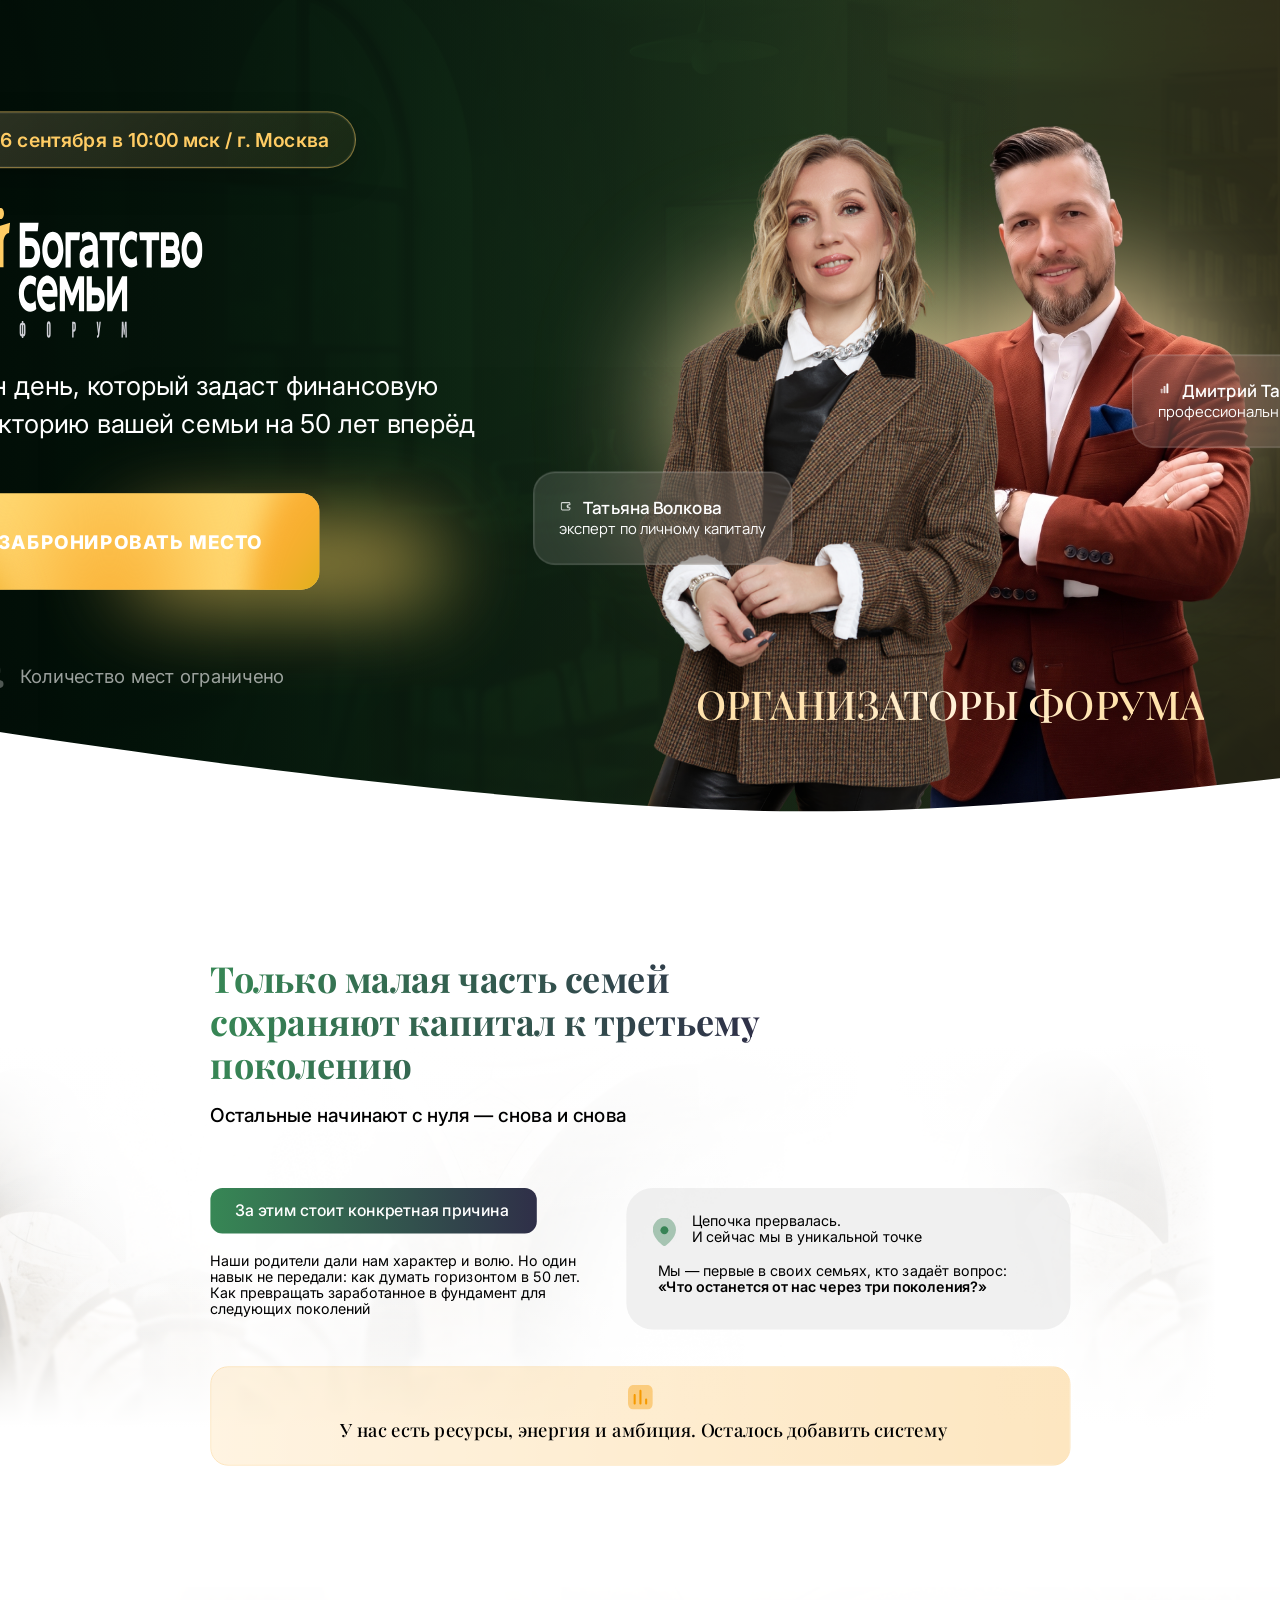
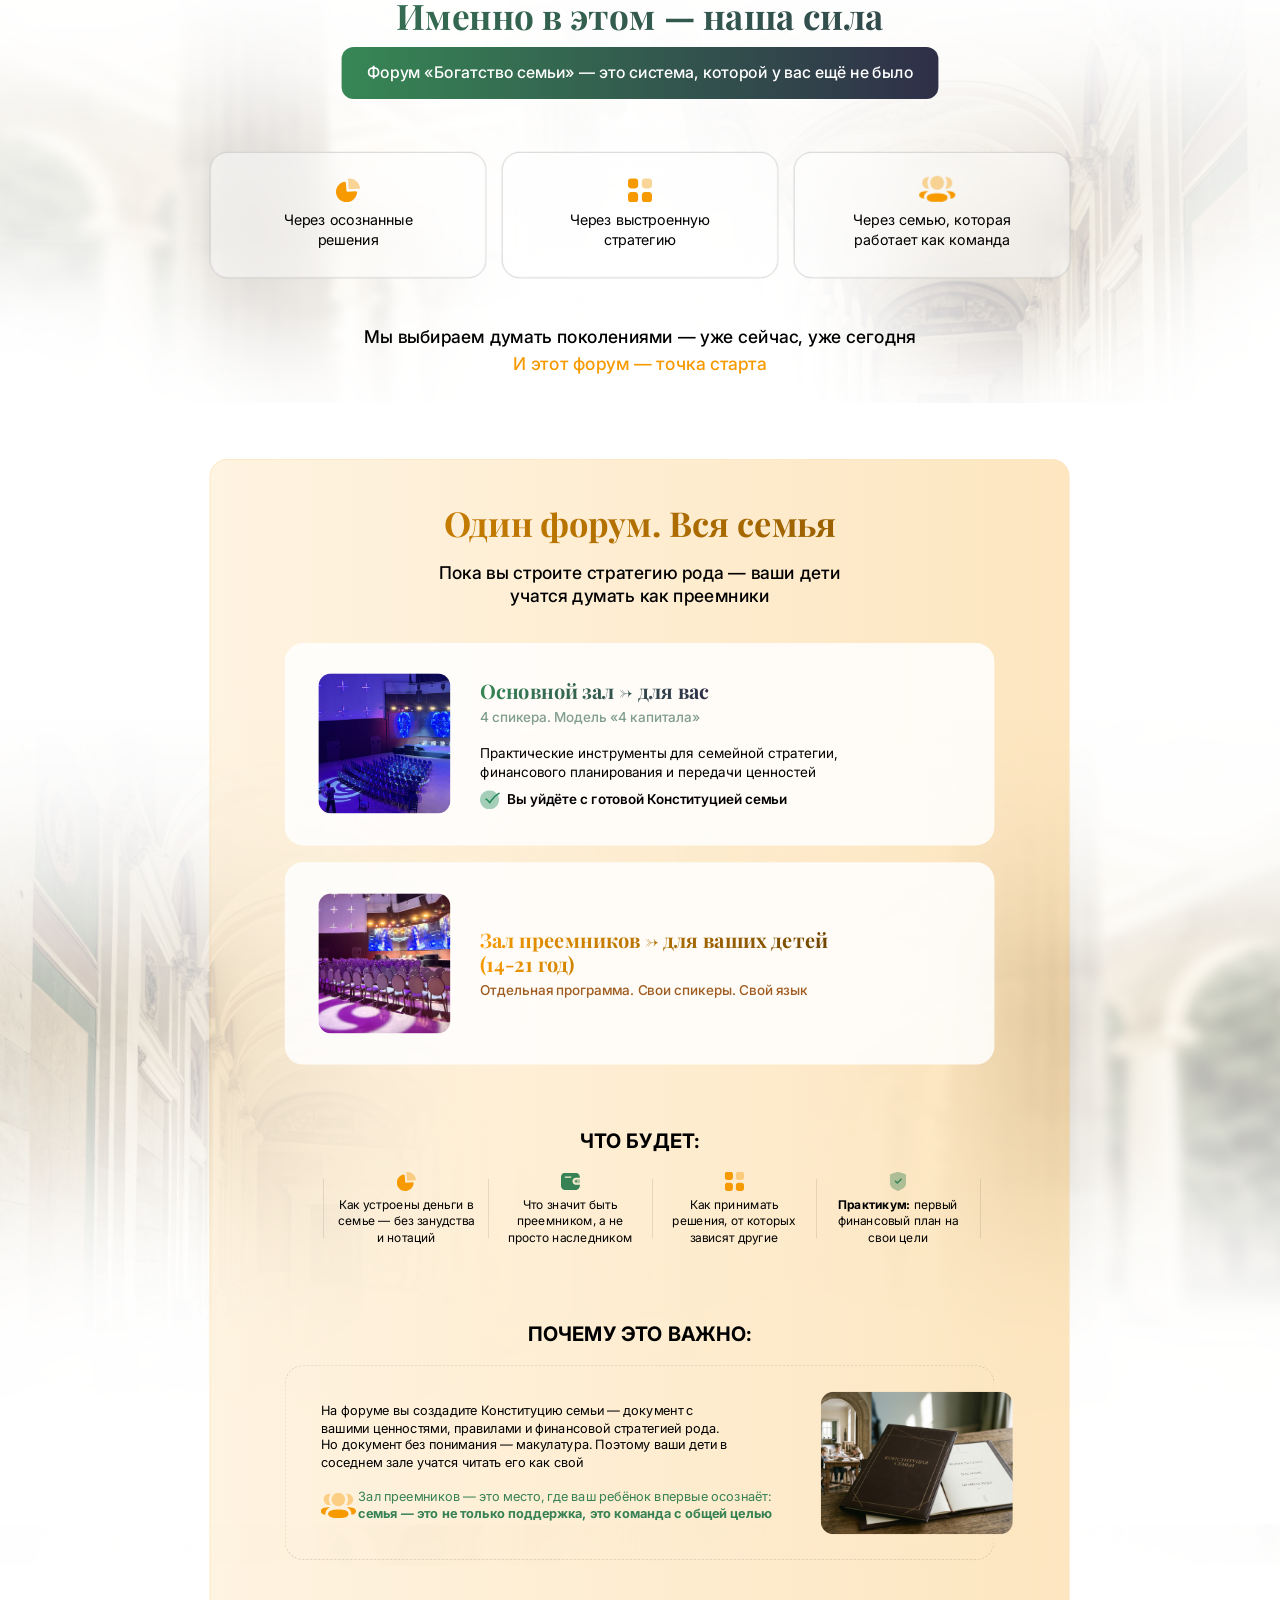
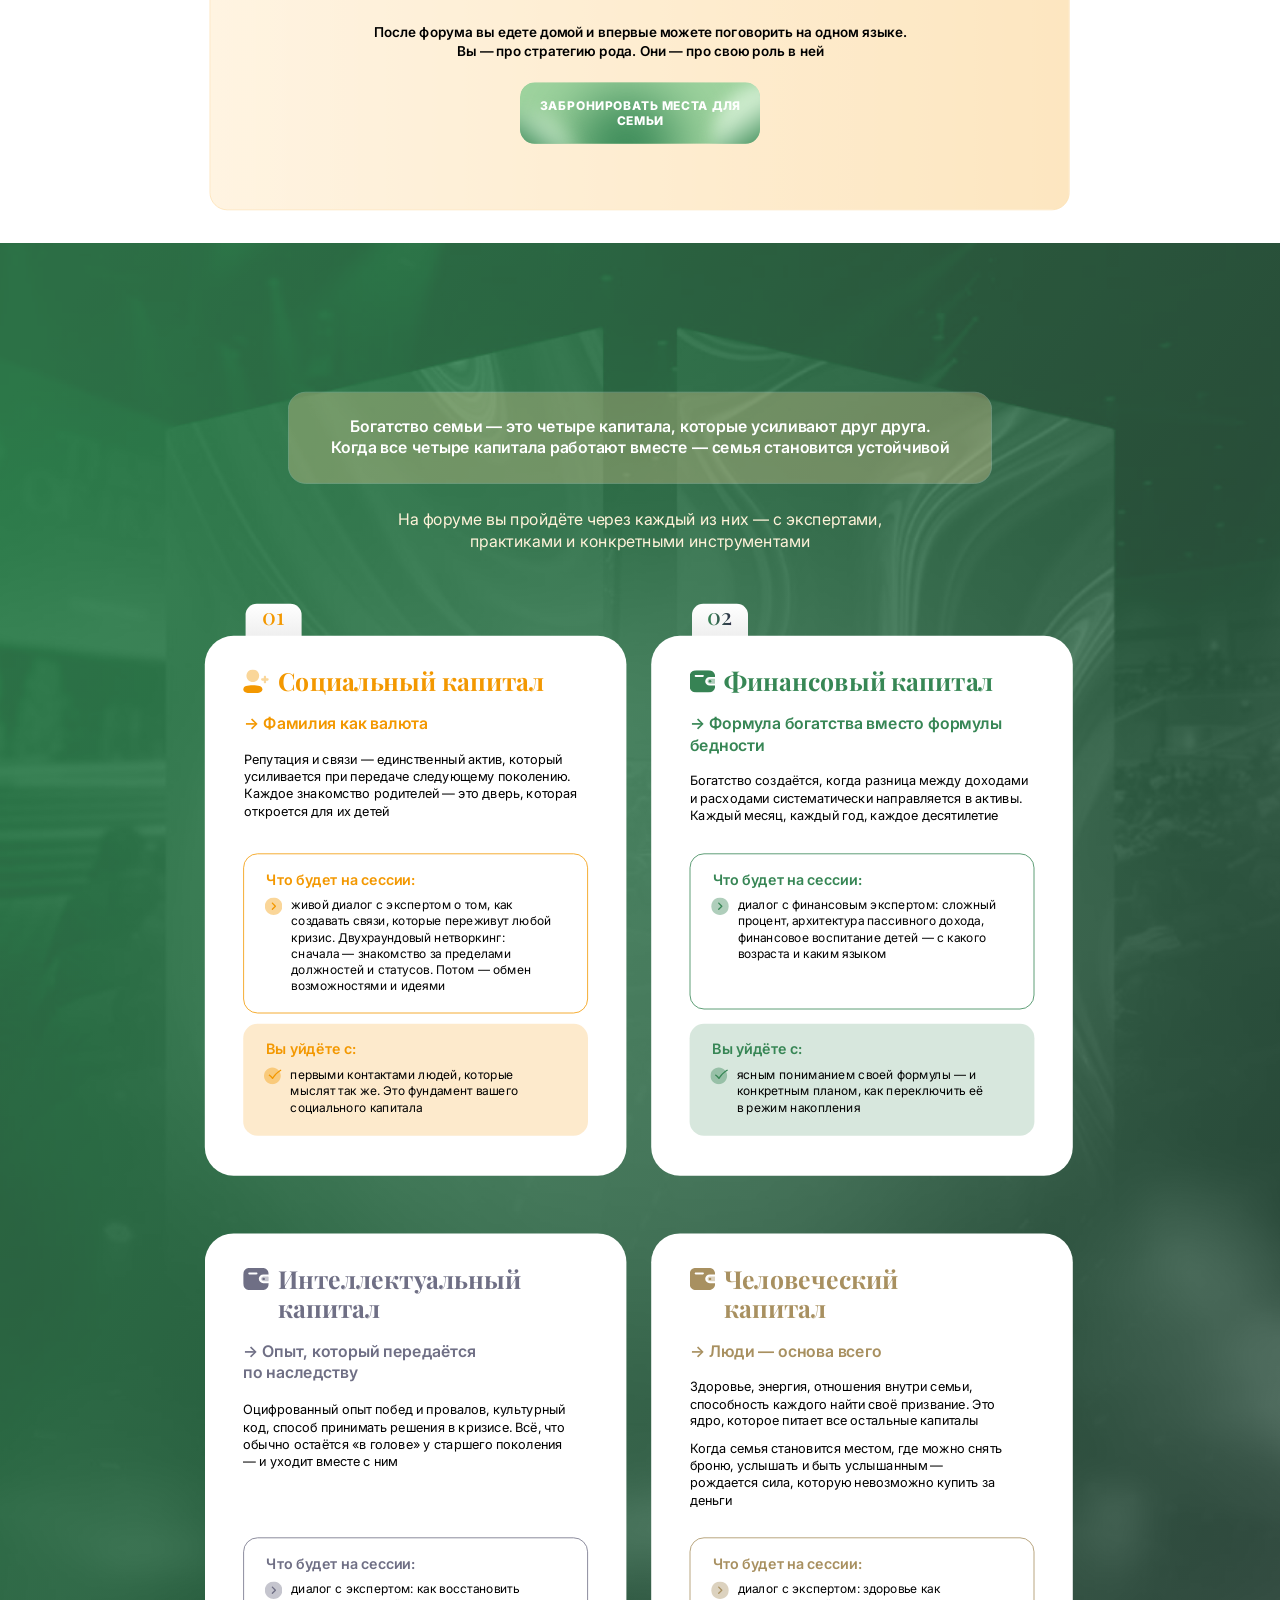
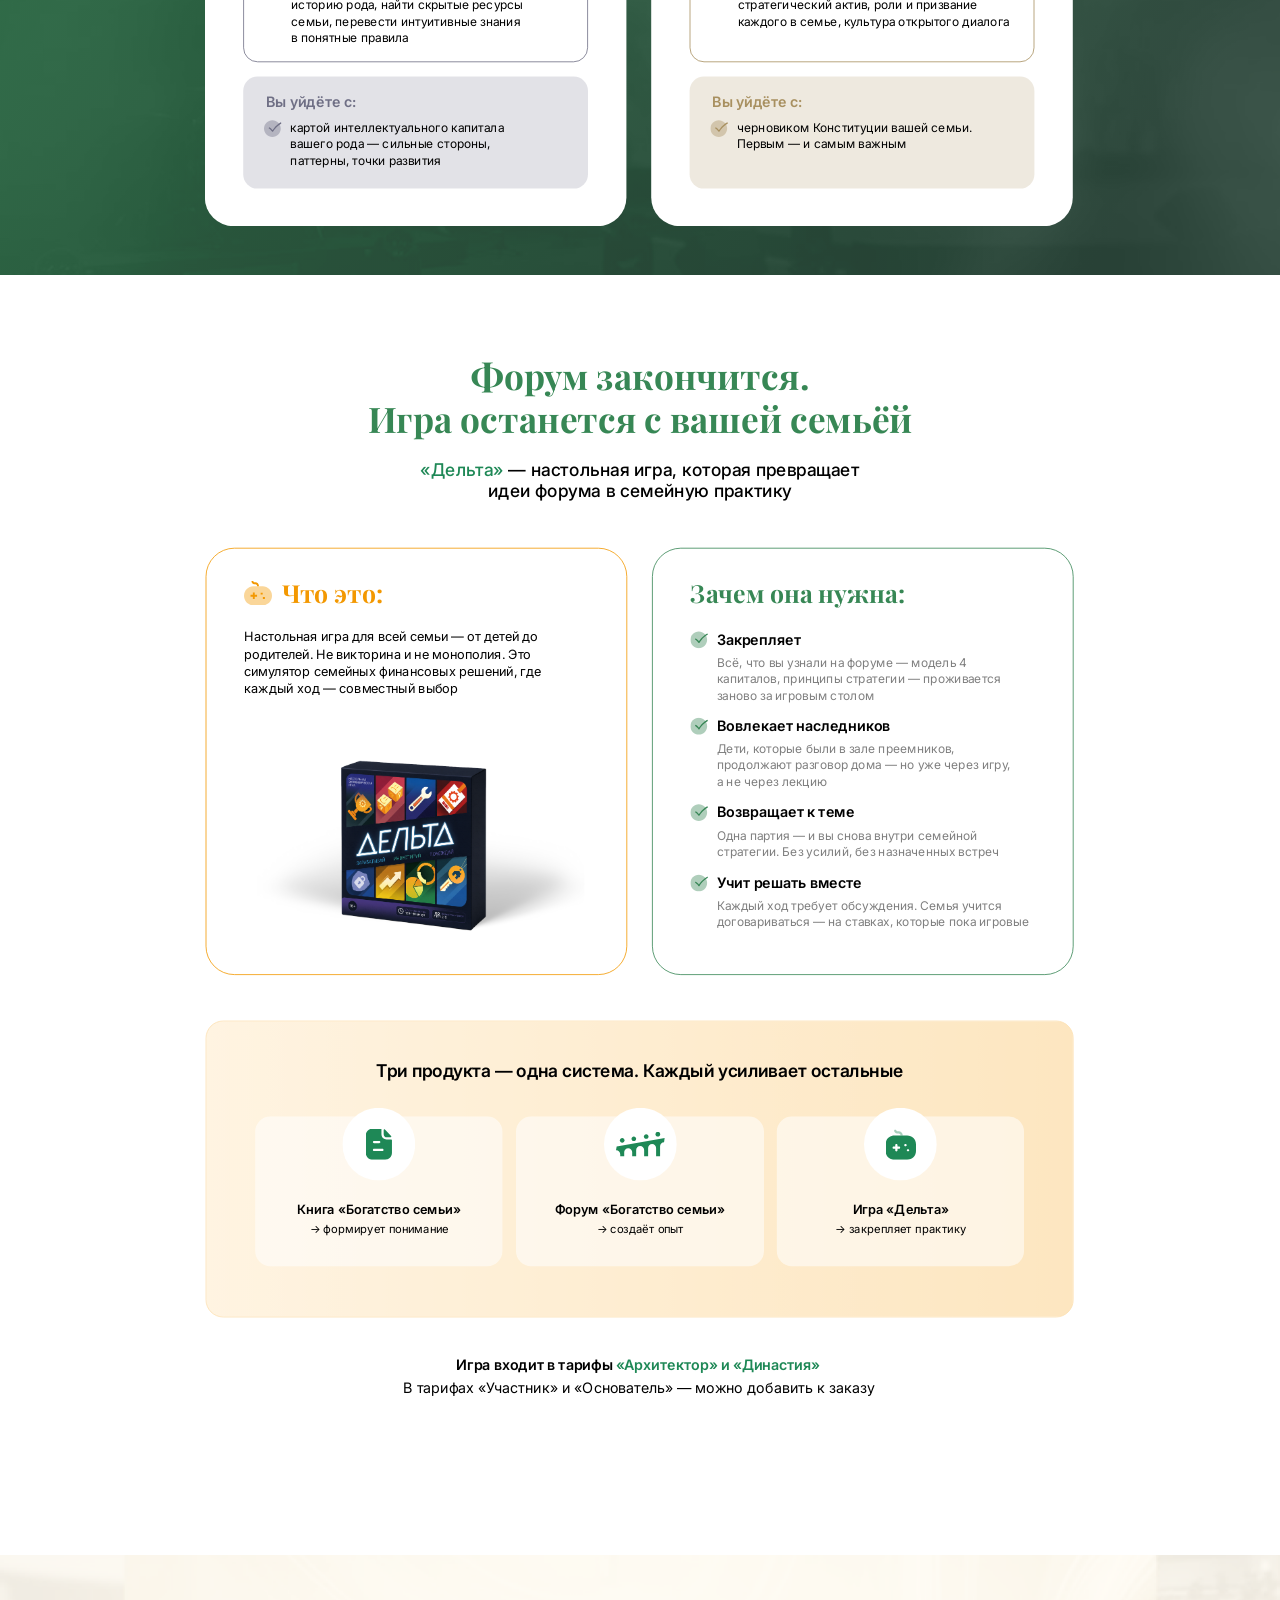
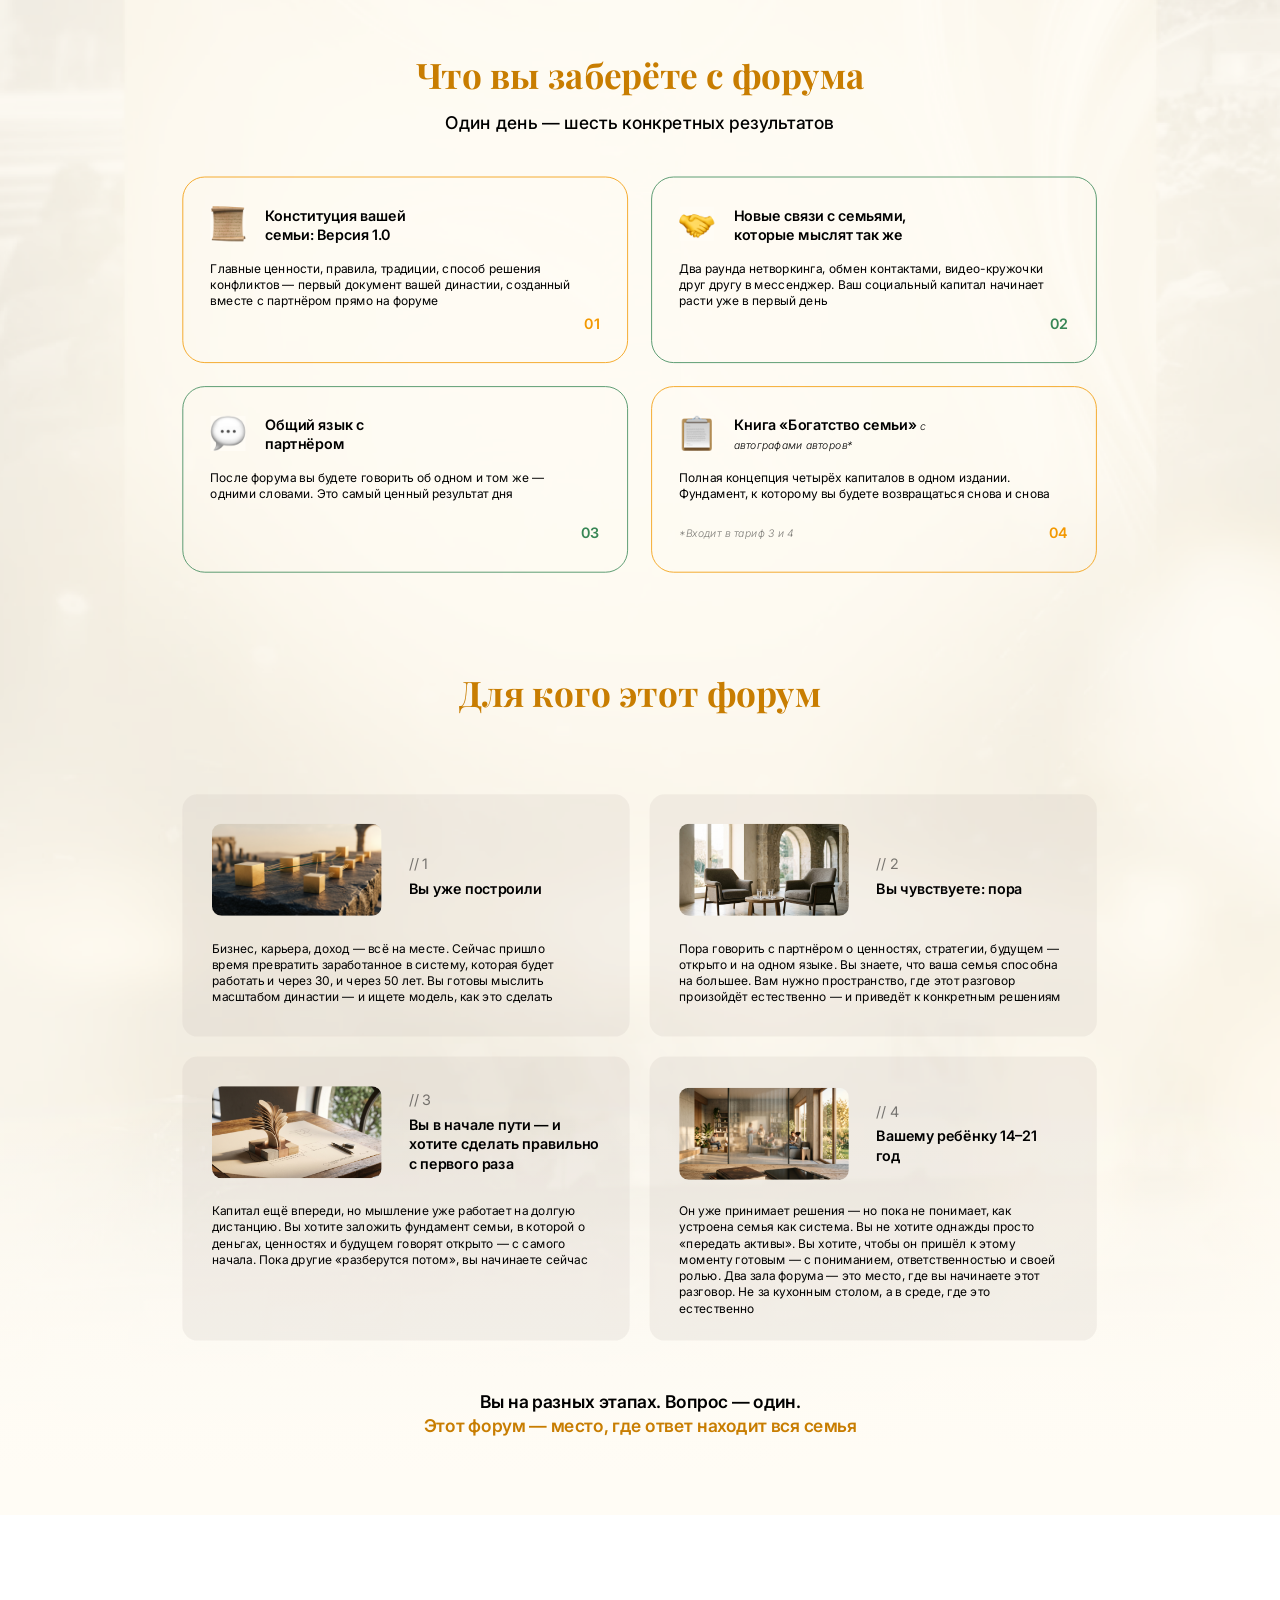
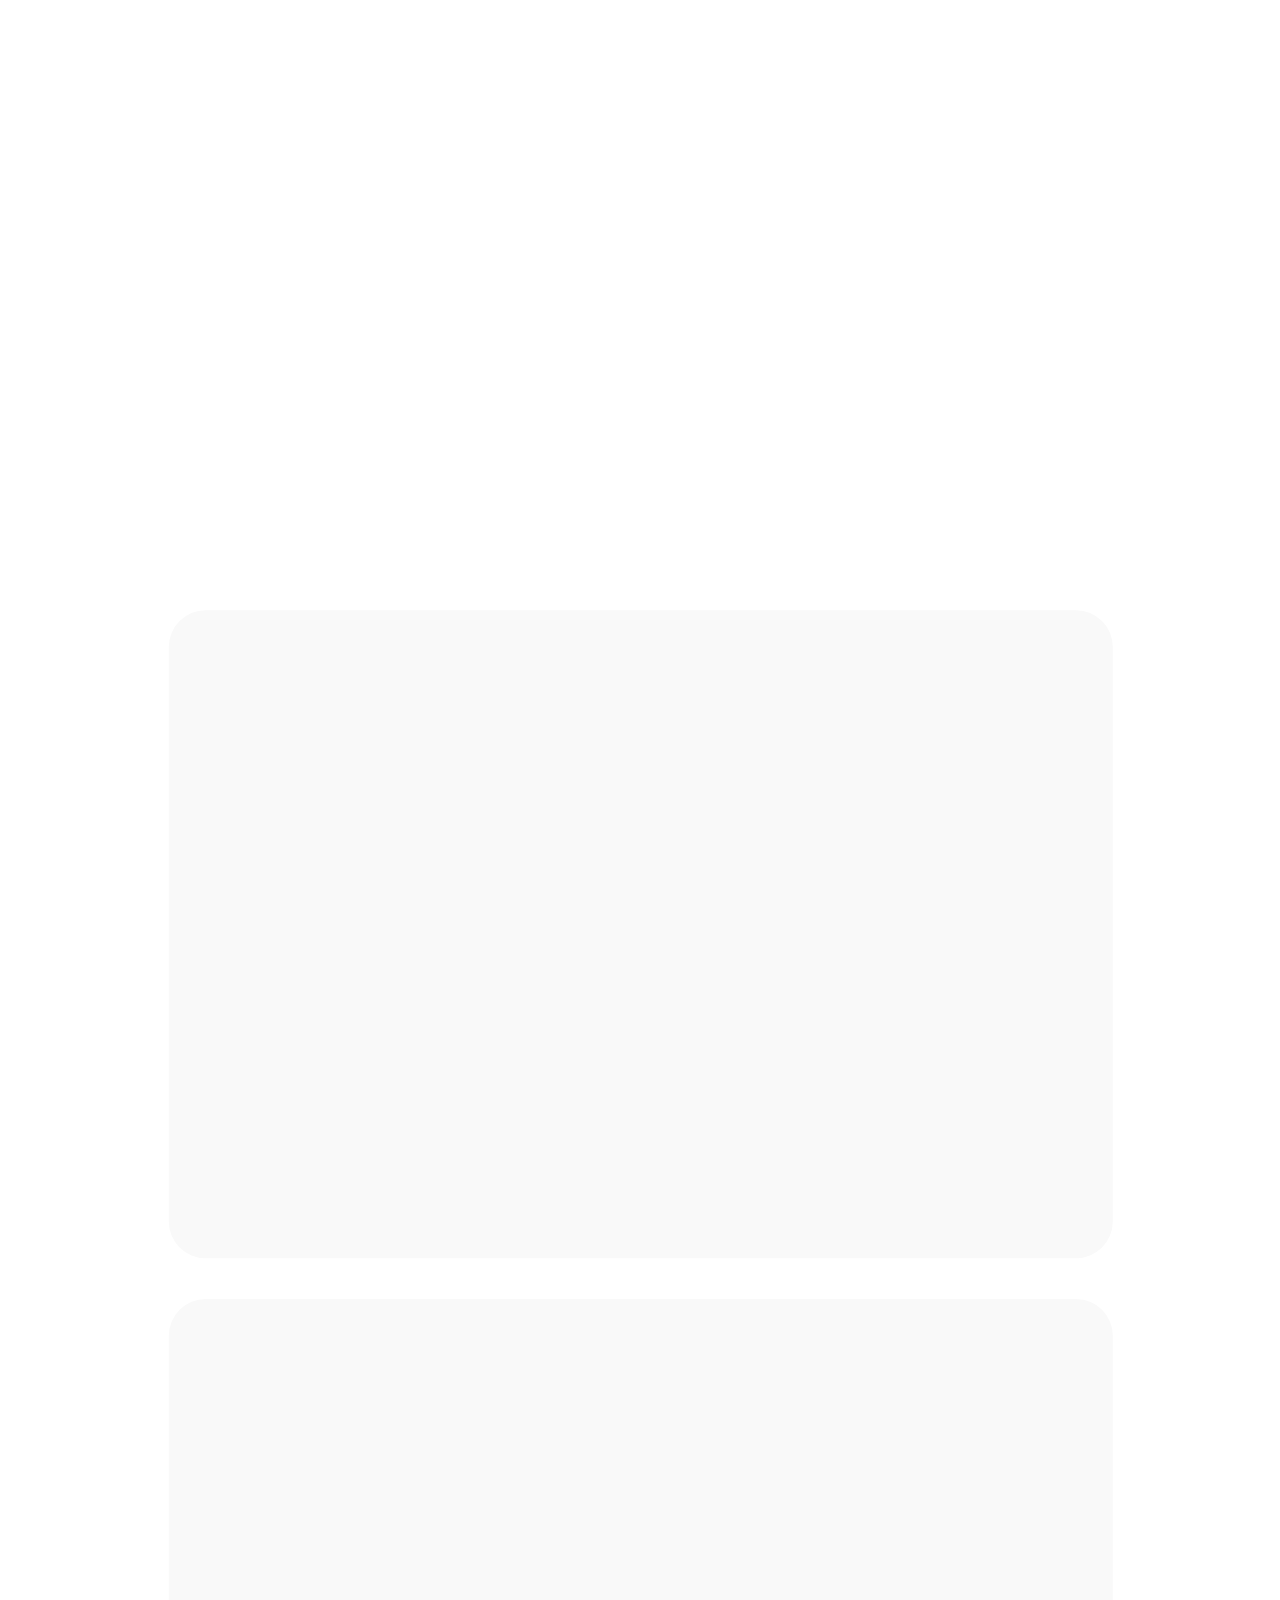
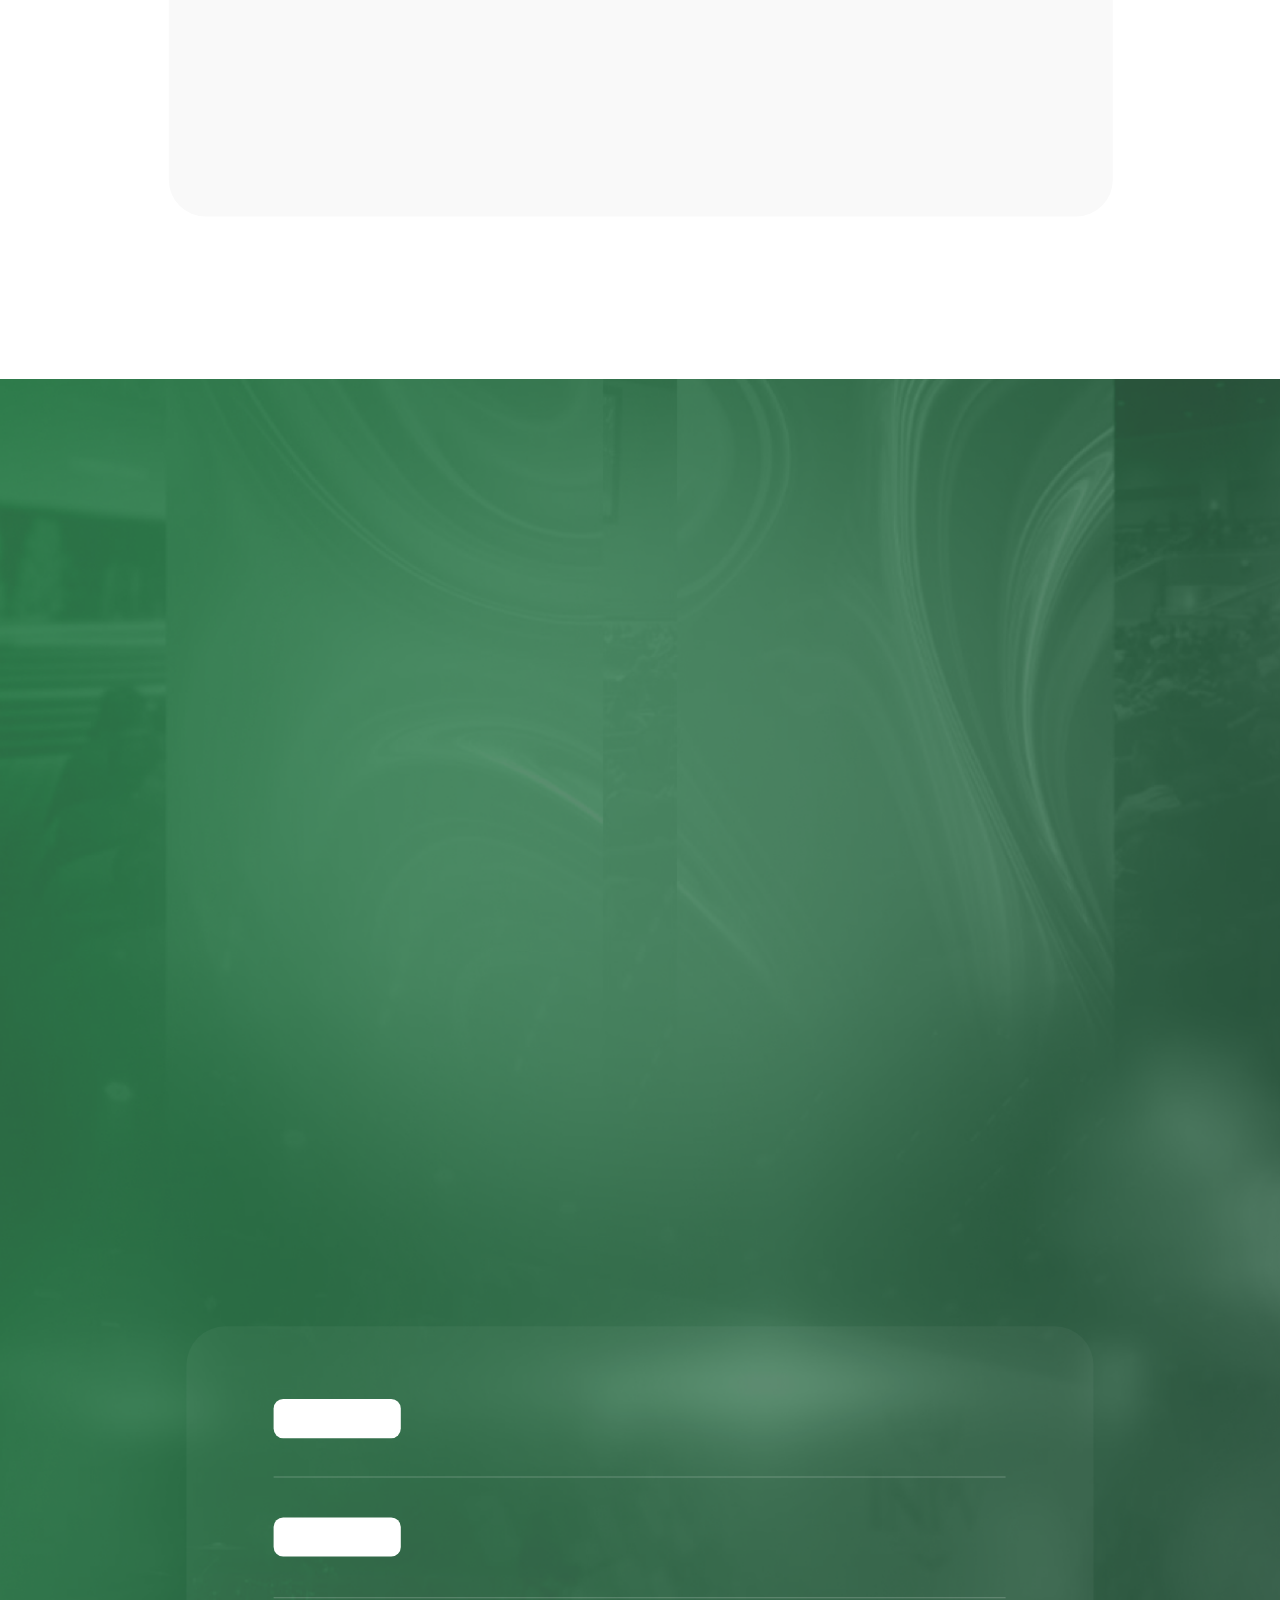
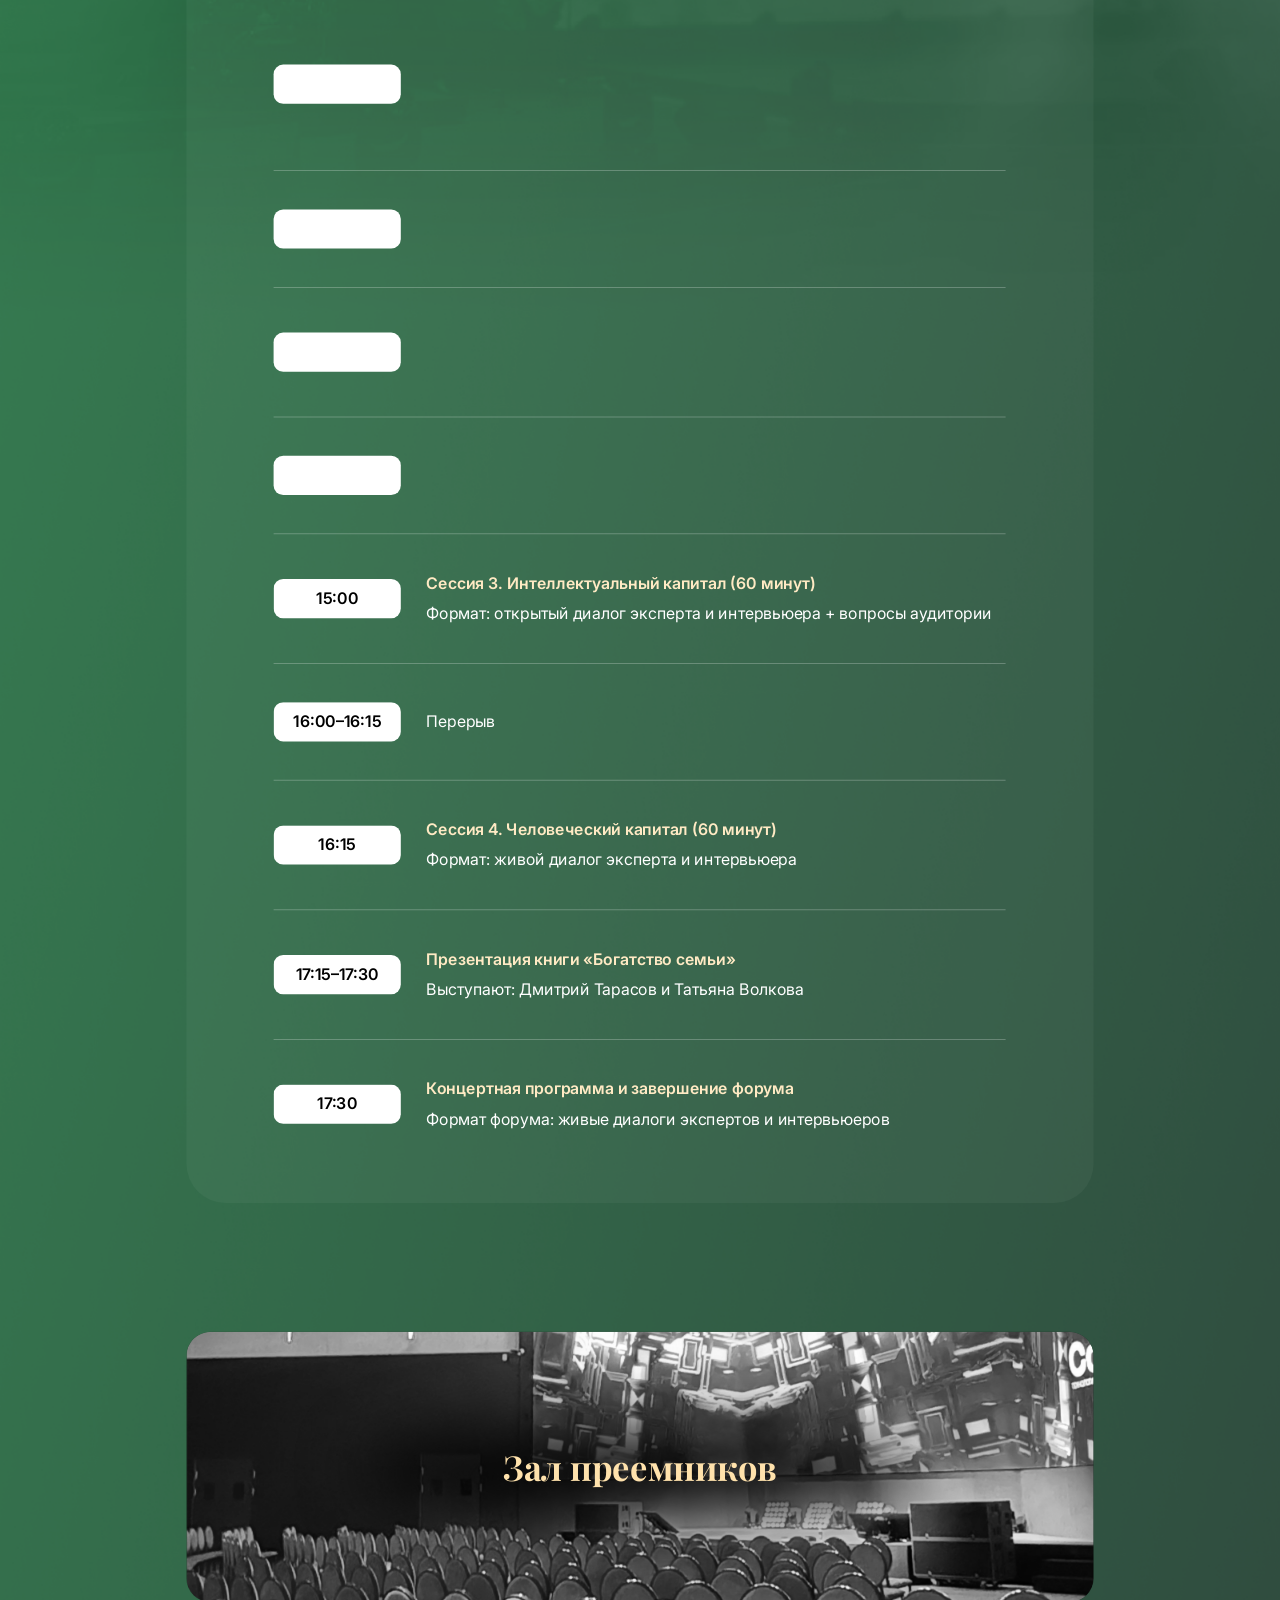
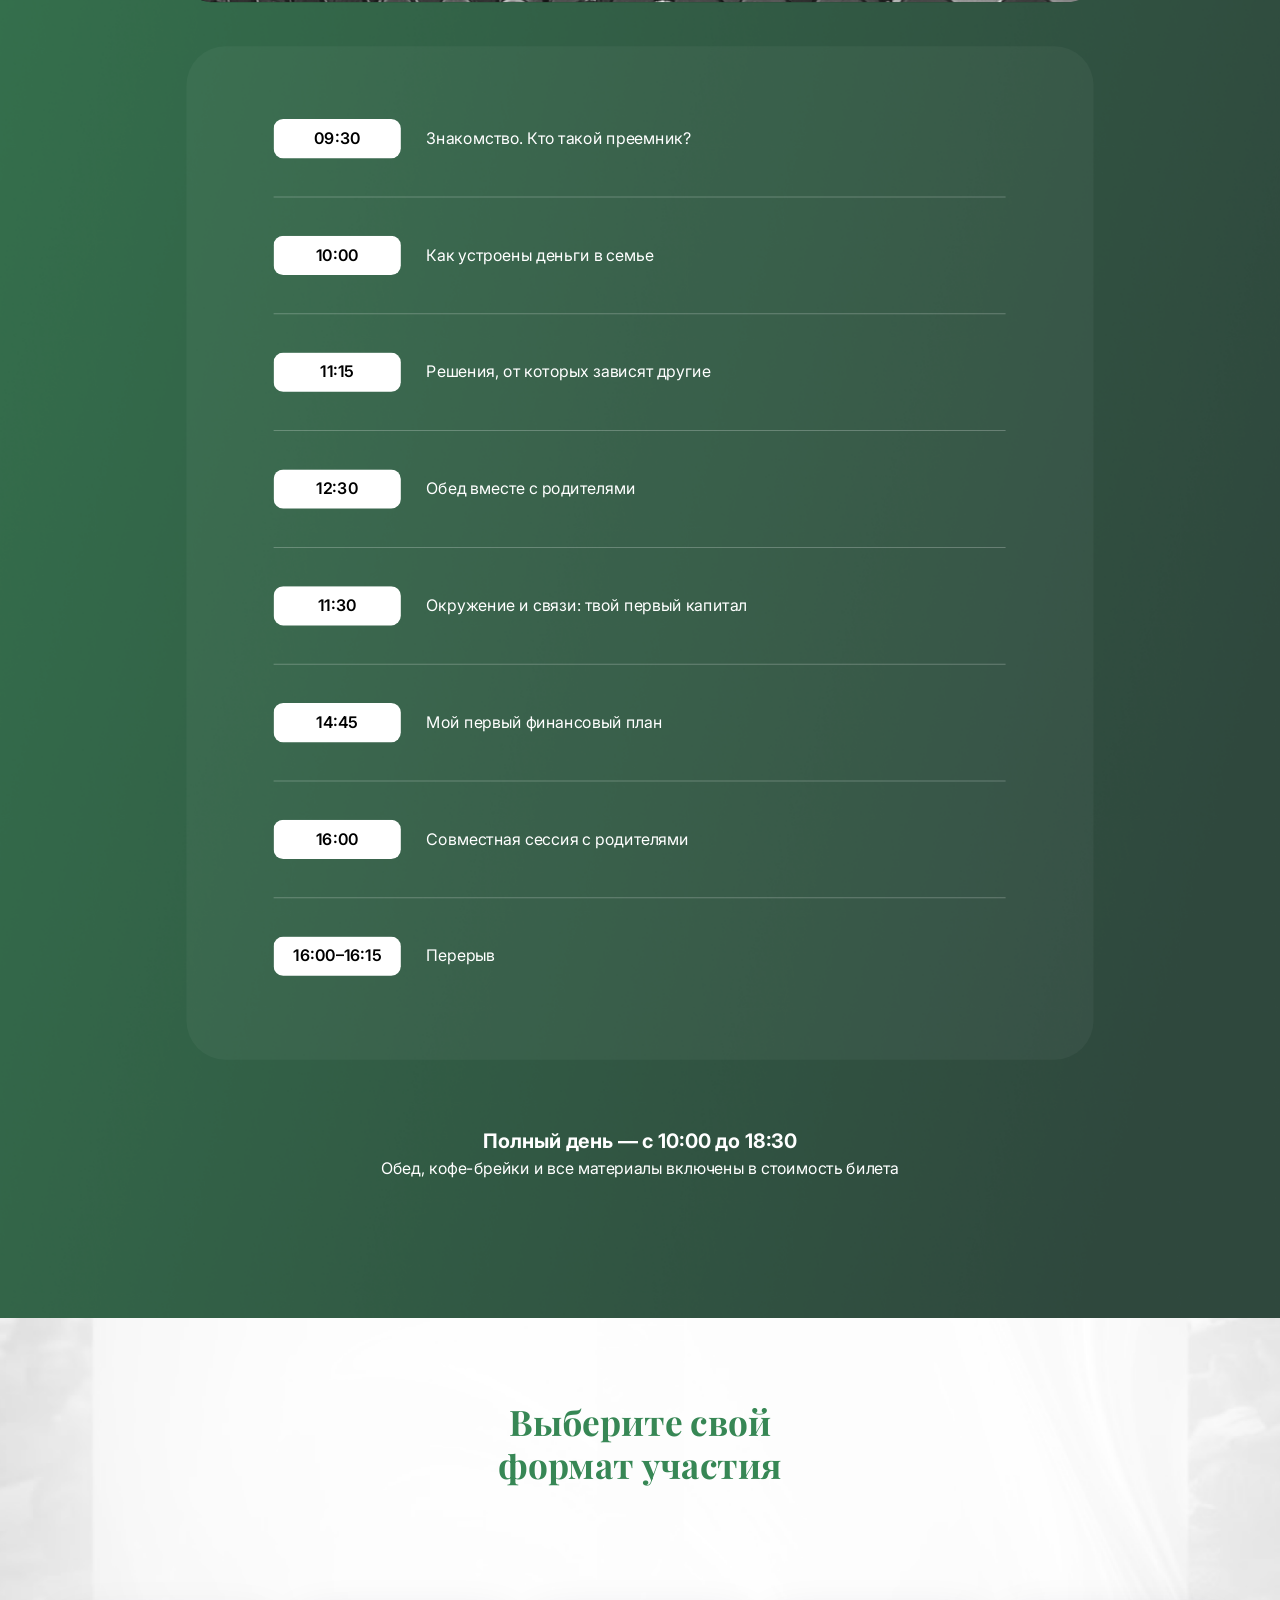
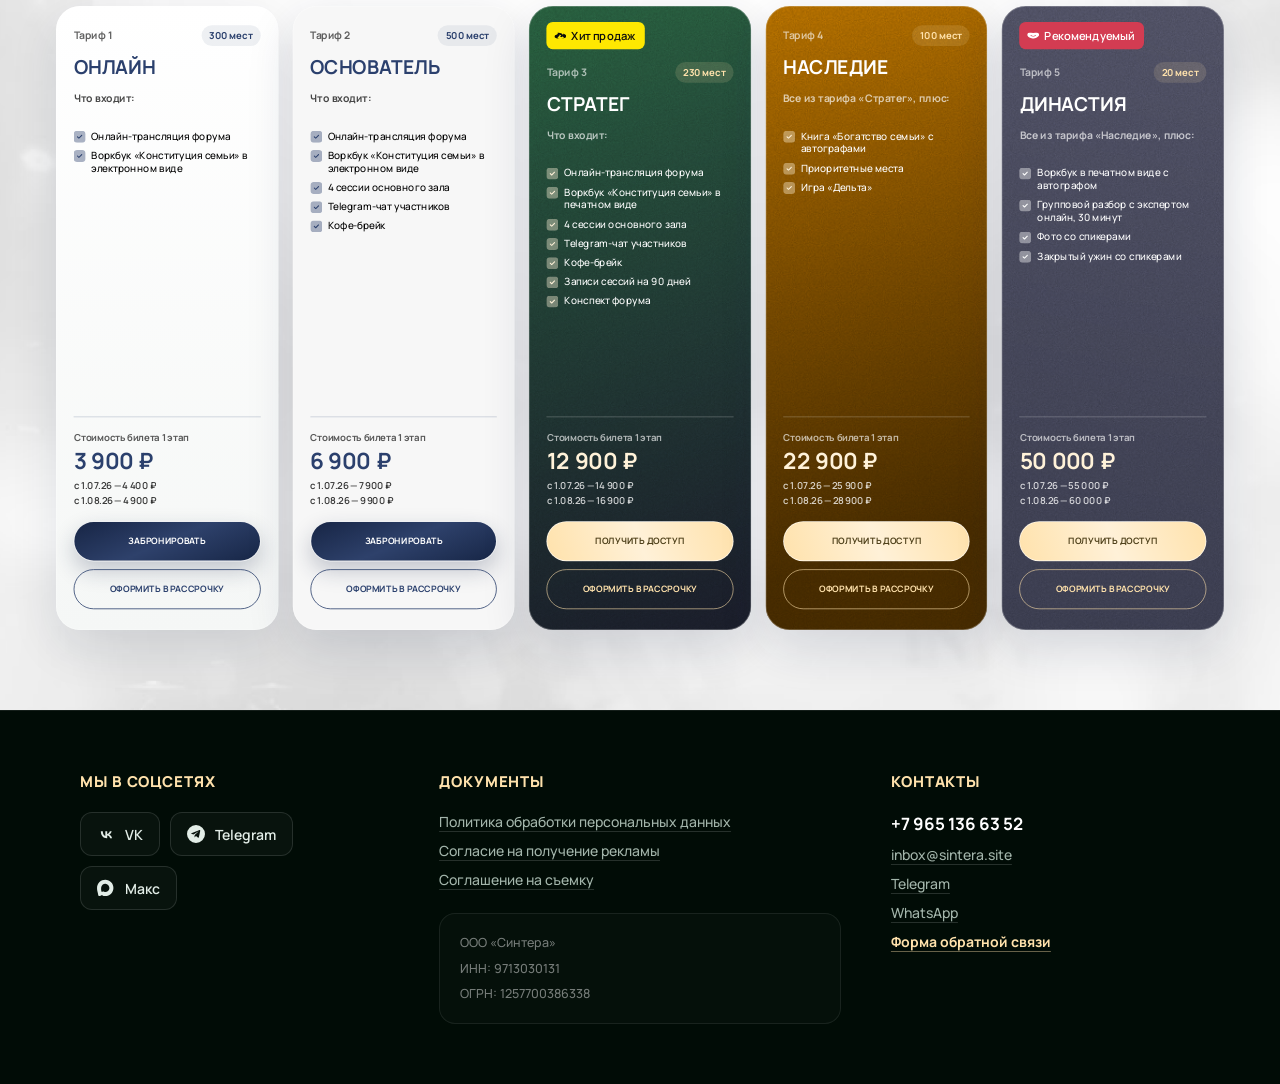
<file: dubltarify/index.html>
<!DOCTYPE html>
<html lang="ru">
<head>
  <meta charset="UTF-8">
  <meta name="viewport" content="width=device-width, initial-scale=1.0">
  <title>Богатство Семьи — Тарифы</title>
  <base href="../">
  <link rel="icon" type="image/svg+xml" href="favicon.svg">
  <link rel="alternate icon" type="image/png" href="favicon.png">
  <link rel="preconnect" href="https://fonts.googleapis.com">
  <link rel="preconnect" href="https://fonts.gstatic.com" crossorigin>
  <link href="https://fonts.googleapis.com/css2?family=Inter:wght@400;800&family=Manrope:wght@400;600&family=Playfair+Display:wght@500;700&display=swap" rel="stylesheet">
  <link rel="stylesheet" href="styles.css">
  <link rel="stylesheet" href="dubltarify/tariffs.css">
  <!-- Yandex.Metrika counter -->
  <script type="text/javascript">
      (function(m,e,t,r,i,k,a){
          m[i]=m[i]||function(){(m[i].a=m[i].a||[]).push(arguments)};
          m[i].l=1*new Date();
          for (var j = 0; j < document.scripts.length; j++) {if (document.scripts[j].src === r) { return; }}
          k=e.createElement(t),a=e.getElementsByTagName(t)[0],k.async=1,k.src=r,a.parentNode.insertBefore(k,a)
      })(window, document,'script','https://mc.yandex.ru/metrika/tag.js?id=109448035', 'ym');

      ym(109448035, 'init', {ssr:true, webvisor:true, clickmap:true, ecommerce:"dataLayer", referrer: document.referrer, url: location.href, accurateTrackBounce:true, trackLinks:true});
  </script>
  <noscript><div><img src="https://mc.yandex.ru/watch/109448035" style="position:absolute; left:-9999px;" alt="" /></div></noscript>
  <!-- /Yandex.Metrika counter -->
</head>
<body class="page-tariffs">

  <div class="hero-viewport">
  <section class="hero">

    <!-- Background texture (local) -->
    <img class="bg-texture" src="assets/bg-texture.png" alt="">

    <!-- Dark gradient overlays (×2 to deepen) -->
    <div class="overlay"></div>
    <div class="overlay"></div>

    <!-- Glow orbs -->
    <div class="glow glow--1"></div>
    <div class="glow glow--2"></div>

    <!-- Bottom ellipse glow -->
    <div class="ellipse-glow">
      <img src="assets/ellipse.svg" alt="">
    </div>

    <!-- Portraits: BEFORE wave so wave renders on top of them -->
    <div class="portrait-dmitry"><img src="assets/dmitry.png" alt="Дмитрий Тарасов"></div>
    <div class="portrait-tatyana"><img src="assets/tatyana.png" alt="Татьяна Волкова"></div>

    <!-- Bottom wave: inline SVG — viewBox показывает только верхние 188px кривой -->
    <div class="wave">
      <svg viewBox="0 0 1930.5 188" preserveAspectRatio="none"
           fill="none" xmlns="http://www.w3.org/2000/svg">
        <path d="M0 0C0 0 605.5 110 960 110C1314.5 110 1920 0 1920 0L1930.5 188H0Z" fill="white"/>
      </svg>
    </div>

    <!-- ─── Content wrapper (desktop: absolute overlay; mobile: flex column) ─── -->
    <div class="hero__content">

      <!-- Badge -->
      <div class="hero__badge">
        <div class="badge"><span class="badge__text">26 сентября в 10:00 мск / г. Москва</span></div>
      </div>

      <!-- Logo -->
      <div class="logo">
        <img src="assets/logo.svg" alt="Богатство Семьи Форум">
      </div>

      <!-- Tagline -->
      <p class="tagline">
        Один день, который задаст финансовую траекторию вашей семьи на 50 лет вперёд
      </p>

      <!-- CTA: glow + button + label -->
      <div class="hero__cta-wrap">
        <div class="cta-glow"></div>
        <button class="cta-btn" type="button" data-prereg-scroll>
          <img src="assets/cta-btn.svg" alt="">
        </button>
        <span class="cta-label" data-prereg-scroll role="button" tabindex="0" aria-label="Забронировать место">Забронировать место</span>
      </div>

      <!-- Seats -->
      <div class="hero__seats">
        <div class="seats-icon"><img src="assets/user-icon.svg" alt=""></div>
        <span class="seats-text">Количество мест ограничено</span>
      </div>

      <!-- Section title -->
      <h2 class="section-title">Организаторы форума</h2>

      <!-- Mobile-only speaker badges (desktop: display:none) -->
      <div class="m-speaker-badges">
        <div class="m-speaker-badge">
          <img src="assets/icon-speaker-tatyana.svg" class="m-badge-icon" alt="">
          <div class="m-badge-info">
            <span class="m-badge-name">Татьяна Волкова</span>
            <span class="m-badge-role">эксперт по личному капиталу</span>
          </div>
        </div>
        <div class="m-speaker-badge">
          <img src="assets/icon-speaker-dmitry.svg" class="m-badge-icon" alt="">
          <div class="m-badge-info">
            <span class="m-badge-name">Дмитрий Тарасов</span>
            <span class="m-badge-role">профессиональный инвестор</span>
          </div>
        </div>
      </div>

      <!-- Speaker cards -->
      <div class="hero__cards">
        <div class="hero__card hero__card--tatyana">
          <div class="card-rect card-rect--tatyana"></div>
          <img class="card-icon card-icon--tatyana" src="assets/icon-speaker-tatyana.svg" alt="">
          <span class="card-name card-name--tatyana">Татьяна Волкова</span>
          <span class="card-role card-role--tatyana">эксперт по личному капиталу</span>
        </div>
        <div class="hero__card hero__card--dmitry">
          <div class="card-rect card-rect--dmitry"></div>
          <img class="card-icon card-icon--dmitry" src="assets/icon-speaker-dmitry.svg" alt="">
          <span class="card-name card-name--dmitry">Дмитрий Тарасов</span>
          <span class="card-role card-role--dmitry">профессиональный инвестор</span>
        </div>
      </div>

    </div><!-- /hero__content -->

  </section>
  </div>

  <!-- ══════════════════════════════════════════════════════════════════════
       SECTION 2 — Только малая часть семей
  ══════════════════════════════════════════════════════════════════════ -->
  <div class="s2-viewport">
  <section class="s2">

    <!-- Background image -->
    <div class="s2__bg">
      <img src="assets/s2-bg.png" alt="">
    </div>

    <!-- Ellipse glows (CSS radial gradients) -->
    <div class="s2__ellipse s2__ellipse--a"></div>
    <div class="s2__ellipse s2__ellipse--c"></div>

    <!-- White fades -->
    <div class="s2__fade-top"></div>
    <div class="s2__fade-right"></div>
    <div class="s2__fade-bottom"></div>

    <!-- Gray box (behind right column) -->
    <div class="s2__gray-box"></div>

    <!-- Golden bottom strip -->
    <div class="s2__gold-strip"></div>

    <!-- Title -->
    <h2 class="s2__title">Только малая часть семей сохраняют капитал к третьему поколению</h2>

    <!-- Subtitle -->
    <p class="s2__subtitle">Остальные начинают с нуля — снова и снова</p>

    <!-- Green badge -->
    <div class="s2__badge"></div>
    <span class="s2__badge-text">За этим стоит конкретная причина</span>

    <!-- Left body text -->
    <p class="s2__body-left">
      Наши родители дали нам характер и волю. Но один навык не передали: как думать горизонтом в 50 лет. Как превращать заработанное в фундамент для следующих поколений
    </p>

    <!-- Right column -->
    <div class="s2__location-icon"><img src="assets/location.svg" alt=""></div>
    <p class="s2__body-right-1">Цепочка прервалась.<br>И сейчас мы в уникальной точке</p>
    <p class="s2__body-right-2">Мы — первые в своих семьях, кто задаёт вопрос: <strong>«Что останется от нас через три поколения?»</strong></p>

    <!-- Chart icon + bottom tagline -->
    <div class="s2__chart-icon"><img src="assets/chart.svg" alt=""></div>
    <p class="s2__tagline">У нас есть ресурсы, энергия и амбиция. Осталось добавить систему</p>

  </section>
  </div>

  <div class="s3-viewport">
  <section class="s3">

    <!-- Background -->
    <div class="s3__bg"><img src="assets/s3-bg.png" alt=""></div>

    <!-- Title -->
    <h2 class="s3__title">Именно в этом — наша сила</h2>

    <!-- Green badge -->
    <div class="s3__badge"></div>
    <span class="s3__badge-text">Форум «Богатство семьи» — это система, которой у вас ещё не было</span>

    <!-- Glass cards -->
    <div class="s3__card s3__card--1"></div>
    <div class="s3__card s3__card--2"></div>
    <div class="s3__card s3__card--3"></div>

    <!-- Icons -->
    <div class="s3__icon s3__icon--graph">   <img src="assets/icon-graph.svg"    alt=""></div>
    <div class="s3__icon s3__icon--category"><img src="assets/icon-category.svg" alt=""></div>
    <div class="s3__icon s3__icon--user">    <img src="assets/icon-3user.svg"    alt=""></div>

    <!-- Card labels -->
    <p class="s3__card-text s3__card-text--1">Через осознанные решения</p>
    <p class="s3__card-text s3__card-text--2">Через выстроенную стратегию</p>
    <p class="s3__card-text s3__card-text--3">Через семью, которая работает как команда</p>

    <!-- Bottom texts -->
    <p class="s3__bottom-1">Мы выбираем думать поколениями — уже сейчас, уже сегодня</p>
    <p class="s3__bottom-2">И этот форум — точка старта</p>

  </section>
  </div>

  <!-- ══════════════════════════════════════════════════════════════════════
       SECTION 4 — Один форум. Вся семья
  ══════════════════════════════════════════════════════════════════════ -->
  <div class="s4-viewport">
  <section class="s4">

    <!-- Background -->
    <div class="s4__bg"><img src="assets/s4-bg.png" alt=""></div>

    <!-- Gold beige container -->
    <div class="s4__gold-box"></div>

    <!-- Title & subtitle -->
    <h2 class="s4__title">Один форум. Вся семья</h2>
    <p class="s4__subtitle">Пока вы строите стратегию рода — ваши дети учатся думать как преемники</p>

    <!-- Card 1: Основной зал -->
    <div class="s4__card s4__card--1"></div>
    <div class="s4__card-photo s4__card-photo--1"><img src="assets/s4-photo-main.png" alt=""></div>
    <p class="s4__card-title s4__card-title--1">Основной зал → для вас</p>
    <p class="s4__card-sub s4__card-sub--1">4 спикера. Модель «4 капитала»</p>
    <p class="s4__card-body s4__card-body--1">Практические инструменты для семейной стратегии, финансового планирования и передачи ценностей</p>
    <div class="s4__tick"><img src="assets/icon-tick.svg" alt=""></div>
    <p class="s4__tick-text">Вы уйдёте с готовой Конституцией семьи</p>

    <!-- Card 2: Зал преемников -->
    <div class="s4__card s4__card--2"></div>
    <div class="s4__card-photo s4__card-photo--2"><img src="assets/s4-photo-heir.png" alt=""></div>
    <p class="s4__card-title s4__card-title--2">Зал преемников → для ваших детей (14-21 год)</p>
    <p class="s4__card-sub s4__card-sub--2">Отдельная программа. Свои спикеры. Свой язык</p>

    <!-- Section: Что будет -->
    <p class="s4__section-head s4__section-head--what">Что будет:</p>

    <!-- 4-icon row -->
    <div class="s4__icon-item s4__icon-graph">
      <img src="assets/icon-graph.svg" alt="">
      <p>Как устроены деньги в семье — без занудства и нотаций</p>
    </div>
    <div class="s4__icon-item s4__icon-wallet">
      <img src="assets/icon-wallet.svg" alt="">
      <p>Что значит быть преемником, а не просто наследником</p>
    </div>
    <div class="s4__icon-item s4__icon-category">
      <img src="assets/icon-category.svg" alt="">
      <p>Как принимать решения, от которых зависят другие</p>
    </div>
    <div class="s4__icon-item s4__icon-shield">
      <img src="assets/icon-shield.svg" alt="">
      <p><strong>Практикум:</strong> первый финансовый план на свои цели</p>
    </div>

    <!-- Section: Почему важно -->
    <p class="s4__section-head s4__section-head--why">Почему это важно:</p>
    <div class="s4__dashed-box"></div>
    <p class="s4__why-text-1">На форуме вы создадите Конституцию семьи — документ с вашими ценностями, правилами и финансовой стратегией рода. Но документ без понимания — макулатура. Поэтому ваши дети в соседнем зале учатся читать его как свой</p>
    <div class="s4__user-icon"><img src="assets/icon-3user.svg" alt=""></div>
    <p class="s4__why-text-2">Зал преемников — это место, где ваш ребёнок впервые осознаёт: <strong>семья — это не только поддержка, это команда с общей целью</strong></p>
    <div class="s4__book-photo"><img src="assets/s4-photo-book.png" alt=""></div>

    <!-- Bottom quote -->
    <p class="s4__quote">После форума вы едете домой и впервые можете поговорить на одном языке. Вы — про стратегию рода. Они — про свою роль в ней</p>

    <!-- CTA button -->
    <div class="s4__cta-wrap" data-prereg-scroll role="button" tabindex="0" aria-label="Забронировать места для семьи">
      <img src="assets/s4-cta-btn.svg" alt="">
      <span class="s4__cta-label">Забронировать места для семьи</span>
    </div>

  </section>
  </div>

  <!-- ══════════════════════════════════════════════════════════════════════
       SECTION 5 — Модель «4 капитала семьи»
  ══════════════════════════════════════════════════════════════════════ -->
  <div class="s5-viewport">
  <section class="s5">

    <div class="s5__texture"><img src="assets/s5-bg-texture.png" alt=""></div>
    <div class="s5__pill"></div>
    <h2 class="s5__title">Модель «4 капитала семьи»</h2>
    <div class="s5__subtitle">
      <p>Богатство семьи — это четыре капитала, которые усиливают друг друга.</p>
      <p>Когда все четыре капитала работают вместе — семья становится устойчивой</p>
    </div>
    <p class="s5__desc">На форуме вы пройдёте через каждый из них — с экспертами, практиками и конкретными инструментами</p>

    <div class="s5__tab s5__tab--01"></div>
    <div class="s5__tab s5__tab--02"></div>
    <div class="s5__tab s5__tab--03"></div>
    <div class="s5__tab s5__tab--04"></div>

    <p class="s5__num s5__num--01">01</p>
    <p class="s5__num s5__num--02">02</p>
    <p class="s5__num s5__num--03">03</p>
    <p class="s5__num s5__num--04">04</p>

    <div class="s5__card s5__card--01"></div>
    <div class="s5__card s5__card--02"></div>
    <div class="s5__card s5__card--03"></div>
    <div class="s5__card s5__card--04"></div>

    <!-- CARD 01: Социальный капитал (orange) -->
    <div class="s5__icon s5__icon--01" style="left:304px;top:532px;"><img src="assets/s5-icon-social.svg" alt=""></div>
    <p class="s5__card-title s5__card-title--01">Социальный капитал</p>
    <p class="s5__card-tag s5__card-tag--01">→ Фамилия как валюта</p>
    <p class="s5__card-desc s5__card-desc--01">Репутация и связи — единственный актив, который усиливается при передаче следующему поколению. Каждое знакомство родителей — это дверь, которая откроется для их детей</p>
    <div class="s5__box s5__box--s01">
      <p class="s5__box-head s5__box-head--01">Что будет на сессии:</p>
      <div class="s5__box-icon"><img src="assets/s5-arrow1.svg" alt="" style="transform:rotate(-90deg)"></div>
      <p class="s5__box-text">живой диалог с экспертом о том, как создавать связи, которые переживут любой кризис. Двухраундовый нетворкинг: сначала — знакомство за пределами должностей и статусов. Потом — обмен возможностями и идеями</p>
    </div>
    <div class="s5__box s5__box--e01">
      <p class="s5__box-head s5__box-head--01">Вы уйдёте с:</p>
      <div class="s5__box-icon"><img src="assets/s5-tick1.svg" alt=""></div>
      <p class="s5__box-text">первыми контактами людей, которые мыслят так же. Это фундамент вашего социального капитала</p>
    </div>

    <!-- CARD 02: Финансовый капитал (green) -->
    <div class="s5__icon s5__icon--02" style="left:862px;top:532px;"><img src="assets/s5-icon-wallet1.svg" alt=""></div>
    <p class="s5__card-title s5__card-title--02">Финансовый капитал</p>
    <p class="s5__card-tag s5__card-tag--02">→ Формула богатства вместо формулы бедности</p>
    <p class="s5__card-desc s5__card-desc--02">Богатство создаётся, когда разница между доходами и расходами систематически направляется в активы. Каждый месяц, каждый год, каждое десятилетие</p>
    <div class="s5__box s5__box--s02">
      <p class="s5__box-head s5__box-head--02">Что будет на сессии:</p>
      <div class="s5__box-icon"><img src="assets/s5-arrow2.svg" alt="" style="transform:rotate(-90deg)"></div>
      <p class="s5__box-text">диалог с финансовым экспертом: сложный процент, архитектура пассивного дохода, финансовое воспитание детей — с какого возраста и каким языком</p>
    </div>
    <div class="s5__box s5__box--e02">
      <p class="s5__box-head s5__box-head--02">Вы уйдёте с:</p>
      <div class="s5__box-icon"><img src="assets/s5-tick2.svg" alt=""></div>
      <p class="s5__box-text">ясным пониманием своей формулы — и конкретным планом, как переключить её в режим накопления</p>
    </div>

    <!-- CARD 03: Интеллектуальный капитал (gray) -->
    <div class="s5__icon s5__icon--03" style="left:304px;top:1279px;"><img src="assets/s5-icon-wallet2.svg" alt=""></div>
    <p class="s5__card-title s5__card-title--03">Интеллектуальный капитал</p>
    <p class="s5__card-tag s5__card-tag--03">→ Опыт, который передаётся по наследству</p>
    <p class="s5__card-desc s5__card-desc--03">Оцифрованный опыт побед и провалов, культурный код, способ принимать решения в кризисе. Всё, что обычно остаётся «в голове» у старшего поколения — и уходит вместе с ним</p>
    <div class="s5__box s5__box--s03">
      <p class="s5__box-head s5__box-head--03">Что будет на сессии:</p>
      <div class="s5__box-icon"><img src="assets/s5-arrow3.svg" alt="" style="transform:rotate(-90deg)"></div>
      <p class="s5__box-text">диалог с экспертом: как восстановить историю рода, найти скрытые ресурсы семьи, перевести интуитивные знания в понятные правила</p>
    </div>
    <div class="s5__box s5__box--e03">
      <p class="s5__box-head s5__box-head--03">Вы уйдёте с:</p>
      <div class="s5__box-icon"><img src="assets/s5-tick3.svg" alt=""></div>
      <p class="s5__box-text">картой интеллектуального капитала вашего рода — сильные стороны, паттерны, точки развития</p>
    </div>

    <!-- CARD 04: Человеческий капитал (gold) -->
    <div class="s5__icon s5__icon--04" style="left:862px;top:1279px;"><img src="assets/s5-icon-wallet3.svg" alt=""></div>
    <p class="s5__card-title s5__card-title--04">Человеческий капитал</p>
    <p class="s5__card-tag s5__card-tag--04">→ Люди — основа всего</p>
    <p class="s5__card-desc s5__card-desc--04a">Здоровье, энергия, отношения внутри семьи, способность каждого найти своё призвание. Это ядро, которое питает все остальные капиталы</p>
    <p class="s5__card-desc s5__card-desc--04b">Когда семья становится местом, где можно снять броню, услышать и быть услышанным — рождается сила, которую невозможно купить за деньги</p>
    <div class="s5__box s5__box--s04">
      <p class="s5__box-head s5__box-head--04">Что будет на сессии:</p>
      <div class="s5__box-icon"><img src="assets/s5-arrow4.svg" alt="" style="transform:rotate(-90deg)"></div>
      <p class="s5__box-text">диалог с экспертом: здоровье как стратегический актив, роли и призвание каждого в семье, культура открытого диалога</p>
    </div>
    <div class="s5__box s5__box--e04">
      <p class="s5__box-head s5__box-head--04">Вы уйдёте с:</p>
      <div class="s5__box-icon"><img src="assets/s5-tick4.svg" alt=""></div>
      <p class="s5__box-text">черновиком Конституции вашей семьи. Первым — и самым важным</p>
    </div>

  </section>
  </div>

  <!-- ══════════════════════════════════════════════════════════════════════
       SECTION 6 — Игра «Дельта»
  ══════════════════════════════════════════════════════════════════════ -->
  <div class="s6-viewport">
  <section class="s6">

    <div class="s6__texture"><img src="assets/s6-bg-texture.png" alt=""></div>
    <div class="s6__fade"></div>

    <h2 class="s6__title">Форум закончится.<br>Игра останется с вашей семьёй</h2>
    <p class="s6__subtitle"><span class="green">«Дельта»</span> — настольная игра, которая превращает идеи форума в семейную практику</p>

    <!-- Cards -->
    <div class="s6__card s6__card--left"></div>
    <div class="s6__card s6__card--right"></div>

    <!-- Left card: Что это -->
    <div class="s6__card-icon"><img src="assets/s6-icon-game.svg" alt=""></div>
    <p class="s6__card-title s6__card-title--left">Что это:</p>
    <p class="s6__card-desc">Настольная игра для всей семьи — от детей до родителей. Не викторина и не монополия. Это симулятор семейных финансовых решений, где каждый ход — совместный выбор</p>
    <div class="s6__game-bg"><img src="assets/s6-game-img-bg.png" alt=""></div>
    <div class="s6__game-box"><img src="assets/s6-game-box.png" alt=""></div>

    <!-- Right card: Зачем она нужна -->
    <p class="s6__card-title s6__card-title--right">Зачем она нужна:</p>

    <div class="s6__tick-icon s6__tick-icon--1"><img src="assets/s6-icon-tick.svg" alt=""></div>
    <p class="s6__tick-head s6__tick-head--1">Закрепляет</p>
    <p class="s6__tick-desc s6__tick-desc--1">Всё, что вы узнали на форуме — модель 4 капиталов, принципы стратегии — проживается заново за игровым столом</p>

    <div class="s6__tick-icon s6__tick-icon--2"><img src="assets/s6-icon-tick.svg" alt=""></div>
    <p class="s6__tick-head s6__tick-head--2">Вовлекает наследников</p>
    <p class="s6__tick-desc s6__tick-desc--2">Дети, которые были в зале преемников, продолжают разговор дома — но уже через игру, а не через лекцию</p>

    <div class="s6__tick-icon s6__tick-icon--3"><img src="assets/s6-icon-tick.svg" alt=""></div>
    <p class="s6__tick-head s6__tick-head--3">Возвращает к теме</p>
    <p class="s6__tick-desc s6__tick-desc--3">Одна партия — и вы снова внутри семейной стратегии. Без усилий, без назначенных встреч</p>

    <div class="s6__tick-icon s6__tick-icon--4"><img src="assets/s6-icon-tick.svg" alt=""></div>
    <p class="s6__tick-head s6__tick-head--4">Учит решать вместе</p>
    <p class="s6__tick-desc s6__tick-desc--4">Каждый ход требует обсуждения. Семья учится договариваться — на ставках, которые пока игровые</p>

    <!-- Gold section -->
    <div class="s6__gold-box"></div>
    <p class="s6__gold-title">Три продукта — одна система. Каждый усиливает остальные</p>

    <div class="s6__sub-card s6__sub-card--1"></div>
    <div class="s6__sub-card s6__sub-card--2"></div>
    <div class="s6__sub-card s6__sub-card--3"></div>

    <div class="s6__sub-ellipse s6__sub-ellipse--1"><img src="assets/s6-icon-ellipse.svg" alt=""></div>
    <div class="s6__sub-ellipse s6__sub-ellipse--2"><img src="assets/s6-icon-ellipse.svg" alt=""></div>
    <div class="s6__sub-ellipse s6__sub-ellipse--3"><img src="assets/s6-icon-ellipse.svg" alt=""></div>

    <div class="s6__sub-icon s6__sub-icon--paper"><img src="assets/s6-icon-paper.svg" alt=""></div>
    <div class="s6__sub-icon s6__sub-icon--forum"><img src="assets/s6-icon-forum.svg" alt=""></div>
    <div class="s6__sub-icon s6__sub-icon--game"><img src="assets/s6-icon-game2.svg" alt=""></div>

    <p class="s6__sub-label s6__sub-label--1">Книга «Богатство семьи»</p>
    <p class="s6__sub-label s6__sub-label--2">Форум «Богатство семьи»</p>
    <p class="s6__sub-label s6__sub-label--3">Игра «Дельта»</p>
    <p class="s6__sub-text s6__sub-text--1">→ формирует понимание</p>
    <p class="s6__sub-text s6__sub-text--2">→ создаёт опыт</p>
    <p class="s6__sub-text s6__sub-text--3">→ закрепляет практику</p>

    <!-- Pricing & CTA -->
    <p class="s6__pricing-1">Игра входит в тарифы <span class="green">«Архитектор» и «Династия»</span></p>
    <p class="s6__pricing-2">В тарифах «Участник» и «Основатель» — можно добавить к заказу</p>

    <div class="s6__cta" data-prereg-scroll role="button" tabindex="0" aria-label="Перейти к тарифам"><img src="assets/s6-btn.svg" alt=""></div>
    <p class="s6__cta-text" data-prereg-scroll>перейти к тарифам</p>

  </section>
  </div>

  <!-- ══════════════════════════════════════════════════════════════════════
       SECTION 7 — Что вы заберёте с форума / Для кого этот форум
  ══════════════════════════════════════════════════════════════════════ -->
  <div class="s7-viewport">
  <section class="s7">

    <div class="s7__texture"><img src="assets/s7-bg.png" alt=""></div>
    <div class="s7__fade"></div>

    <!-- Title block 1 -->
    <p class="s7__title-1">Что вы заберёте с форума</p>
    <p class="s7__subtitle">Один день — шесть конкретных результатов</p>

    <!-- Result cards -->
    <div class="s7__rcard s7__rcard--01"></div>
    <div class="s7__rcard s7__rcard--02"></div>
    <div class="s7__rcard s7__rcard--03"></div>
    <div class="s7__rcard s7__rcard--04"></div>

    <div class="s7__remoji s7__remoji--01"><img src="assets/s7-icon-01.png" alt=""></div>
    <div class="s7__remoji s7__remoji--02"><img src="assets/s7-icon-02.png" alt=""></div>
    <div class="s7__remoji s7__remoji--03"><img src="assets/s7-icon-03.png" alt=""></div>
    <div class="s7__remoji s7__remoji--04"><img src="assets/s7-icon-04.png" alt=""></div>

    <p class="s7__rnum s7__rnum--01">01</p>
    <p class="s7__rnum s7__rnum--02">02</p>
    <p class="s7__rnum s7__rnum--03">03</p>
    <p class="s7__rnum s7__rnum--04">04</p>

    <p class="s7__rtitle s7__rtitle--01">Конституция вашей семьи: Версия 1.0</p>
    <p class="s7__rtitle s7__rtitle--02">Новые связи с семьями, которые мыслят так же</p>
    <p class="s7__rtitle s7__rtitle--03">Общий язык с партнёром</p>
    <p class="s7__rtitle s7__rtitle--04">Книга «Богатство семьи» <span class="s7__rtitle-sub">с автографами авторов*</span></p>

    <p class="s7__rdesc s7__rdesc--01">Главные ценности, правила, традиции, способ решения конфликтов — первый документ вашей династии, созданный вместе с партнёром прямо на форуме</p>
    <p class="s7__rdesc s7__rdesc--02">Два раунда нетворкинга, обмен контактами, видео-кружочки друг другу в мессенджер. Ваш социальный капитал начинает расти уже в первый день</p>
    <p class="s7__rdesc s7__rdesc--03">После форума вы будете говорить об одном и том же — одними словами. Это самый ценный результат дня</p>
    <p class="s7__rdesc s7__rdesc--04">Полная концепция четырёх капиталов в одном издании. Фундамент, к которому вы будете возвращаться снова и снова</p>
    <p class="s7__rdesc-note">*Входит в тариф 3 и 4</p>

    <!-- Title block 2 -->
    <p class="s7__title-2">Для кого этот форум</p>
    <p class="s7__subtitle-2">Вы узнаете себя</p>

    <!-- Audience cards -->
    <div class="s7__acard s7__acard--1"></div>
    <div class="s7__acard s7__acard--2"></div>
    <div class="s7__acard s7__acard--3"></div>
    <div class="s7__acard s7__acard--4"></div>

    <div class="s7__aphoto s7__aphoto--1"><img src="assets/s7-photo-1.jpg" alt=""></div>
    <div class="s7__aphoto s7__aphoto--2"><img src="assets/s7-photo-2.jpg" alt=""></div>
    <div class="s7__aphoto s7__aphoto--3"><img src="assets/s7-photo-3.jpg" alt=""></div>
    <div class="s7__aphoto s7__aphoto--4"><img src="assets/s7-photo-4.jpg" alt=""></div>

    <p class="s7__anum s7__anum--1">// 1</p>
    <p class="s7__anum s7__anum--2">// 2</p>
    <p class="s7__anum s7__anum--3">// 3</p>
    <p class="s7__anum s7__anum--4">// 4</p>

    <p class="s7__atitle s7__atitle--1">Вы уже построили</p>
    <p class="s7__atitle s7__atitle--2">Вы чувствуете: пора</p>
    <p class="s7__atitle s7__atitle--3">Вы в начале пути — и хотите сделать правильно с первого раза</p>
    <p class="s7__atitle s7__atitle--4">Вашему ребёнку 14–21 год</p>

    <p class="s7__adesc s7__adesc--1">Бизнес, карьера, доход — всё на месте. Сейчас пришло время превратить заработанное в систему, которая будет работать и через 30, и через 50 лет. Вы готовы мыслить масштабом династии — и ищете модель, как это сделать</p>
    <p class="s7__adesc s7__adesc--2">Пора говорить с партнёром о ценностях, стратегии, будущем — открыто и на одном языке. Вы знаете, что ваша семья способна на большее. Вам нужно пространство, где этот разговор произойдёт естественно — и приведёт к конкретным решениям</p>
    <p class="s7__adesc s7__adesc--3">Капитал ещё впереди, но мышление уже работает на долгую дистанцию. Вы хотите заложить фундамент семьи, в которой о деньгах, ценностях и будущем говорят открыто — с самого начала. Пока другие «разберутся потом», вы начинаете сейчас</p>
    <p class="s7__adesc s7__adesc--4">Он уже принимает решения — но пока не понимает, как устроена семья как система. Вы не хотите однажды просто «передать активы». Вы хотите, чтобы он пришёл к этому моменту готовым — с пониманием, ответственностью и своей ролью. Два зала форума — это место, где вы начинаете этот разговор. Не за кухонным столом, а в среде, где это естественно</p>

    <!-- Bottom text -->
    <p class="s7__bottom">Вы на разных этапах. Вопрос — один.<br><span class="s7__bottom-accent">Этот форум — место, где ответ находит вся семья</span></p>

  </section>
  </div>

  <!-- ══════════════════════════════════════════════════════════════════════
       SECTION 8 — Люди, которые проходят этот путь сами
  ══════════════════════════════════════════════════════════════════════ -->
  <div class="s8-viewport">
  <section class="s8">

    <!-- Left: text -->
    <p class="s8__title">Люди, которые проходят этот путь сами</p>
    <p class="s8__author">Татьяна Волкова и Дмитрий Тарасов</p>

    <div class="s8__bullet s8__bullet--1">
      <div class="s8__bullet-icon"><img src="assets/s8-arrow.svg" alt=""></div>
      <p class="s8__bullet-text s8__bullet-text--1">Соавторы книги «Богатство семьи». Бизнес-партнёры, которые объединили экспертизу в одну модель — и проверили её на собственных семьях</p>
    </div>
    <div class="s8__bullet s8__bullet--2">
      <div class="s8__bullet-icon"><img src="assets/s8-arrow.svg" alt=""></div>
      <p class="s8__bullet-text s8__bullet-text--2">Дмитрий строит династийную стратегию со своей семьёй. Татьяна — со своей. Каждый прошёл этот путь изнутри: от первых вопросов «что мы оставим детям?» до работающей системы четырёх капиталов</p>
    </div>

    <p class="s8__bold">Именно потому что за моделью стоят две разные семьи с разным укладом, разным опытом и разными вызовами — она работает универсально</p>

    <!-- Gold box -->
    <div class="s8__gold-box"></div>
    <div class="s8__star"><img src="assets/s8-star.svg" alt=""></div>
    <p class="s8__gold-text">На форуме — открывают день, задают рамку и представляют книгу</p>

    <!-- Right: photo -->
    <div class="s8__photo-card">
      <div class="s8__photo-gradient"></div>
      <div class="s8__photo-subtract"><img src="assets/s8-subtract.png" alt=""></div>
      <img class="s8__photo-img" src="assets/s8-photo.jpg" alt="Татьяна Волкова и Дмитрий Тарасов">
    </div>

  </section>
  </div>

  <!-- ══════════════════════════════════════════════════════════════════════
       SECTION 9 — Эксперты форума
  ══════════════════════════════════════════════════════════════════════ -->
  <div class="s9-viewport">
  <section class="s9">

    <p class="s9__title">Эксперты форума</p>

    <!-- Background images -->
    <div class="s9__bg s9__bg--tatiana"></div>
    <div class="s9__bg s9__bg--dmitry"></div>

    <!-- Green question boxes -->
    <div class="s9__qbox s9__qbox--tatiana"></div>
    <p class="s9__qtext s9__qtext--tatiana">Ключевой вопрос сессии: «Как запустить формулу богатства, которая будет работать поколениями?»</p>

    <div class="s9__qbox s9__qbox--dmitry"></div>
    <p class="s9__qtext s9__qtext--dmitry">Ключевой вопрос сессии: «Как превратить фамилию в актив, который откроет двери вашим детям?»</p>

    <!-- ── Татьяна Волкова ── -->
    <p class="s9__name s9__name--tatiana">Татьяна Волкова</p>
    <p class="s9__subtitle">Эксперт по созданию личного капитала</p>

    <!-- Pills left col (Tatiana) -->
    <div class="s9__pill s9__pill--t1"></div>
    <div class="s9__star" style="left:301px;top:289px"><img src="assets/s9-icon-12years.svg" alt=""></div>
    <p class="s9__ptext s9__ptext--t1" style="left:323px;top:285px;width:259px"><b>Более 12 лет</b> занимается финансовым образованием населения</p>

    <div class="s9__pill s9__pill--t2"></div>
    <div class="s9__star" style="left:301px;top:389px"><img src="assets/s9-icon-entrepreneur.svg" alt=""></div>
    <p class="s9__ptext s9__ptext--t2" style="left:323px;top:385px;width:251px">Серийный предприниматель, инвестор в ценные бумаги, недвижимость и криптовалюту</p>

    <div class="s9__pill s9__pill--t3"></div>
    <div class="s9__star" style="left:301px;top:564px"><img src="assets/s9-icon-sources.svg" alt=""></div>
    <p class="s9__ptext s9__ptext--t3" style="left:323px;top:560px;width:251px"><b>Более 20 источников</b> пассивного дохода</p>

    <div class="s9__pill s9__pill--t4"></div>
    <div class="s9__star" style="left:301px;top:684px"><img src="assets/s9-icon-book.svg" alt=""></div>
    <p class="s9__ptext s9__ptext--t4" style="left:323px;top:680px;width:224px"><b>Автор мгновенного бестселлера «5 капиталов»</b></p>

    <!-- Pills right col (Tatiana) -->
    <div class="s9__pill s9__pill--t5"></div>
    <div class="s9__star" style="left:659px;top:289px"><img src="assets/s9-icon-graduates.svg" alt=""></div>
    <p class="s9__ptext s9__ptext--t5" style="left:681px;top:285px;width:259px">Эксперт по созданию личного капитала, <b>более 70 000 выпускников</b></p>

    <div class="s9__pill s9__pill--t6"></div>
    <div class="s9__star" style="left:659px;top:389px"><img src="assets/s9-icon-smi.svg" alt=""></div>
    <p class="s9__ptext s9__ptext--t6" style="left:681px;top:385px;width:261px"><b>Эксперт федеральных СМИ —</b> Первый канал, Москва24, РБК, «Известия», «Коммерсант», Газета.Ru, Lenta.Ru, Российская газета, Аргументы и факты, РИА Новости и др.</p>

    <div class="s9__pill s9__pill--t7"></div>
    <div class="s9__star" style="left:659px;top:564px"><img src="assets/s9-icon-materials.svg" alt=""></div>
    <p class="s9__ptext s9__ptext--t7" style="left:681px;top:560px;width:290px">За 2025 год вышло <b>более 2 500 материалов</b> в СМИ с комментариями Татьяны Волковой</p>

    <!-- Tatiana photo -->
    <div class="s9__photo-wrap s9__photo-wrap--tatiana">
      <img class="s9__photo" src="assets/s9-photo-tatiana.png" alt="Татьяна Волкова">
    </div>
    <p class="s9__mission"><b>Миссия:</b> Сделать сложные финансовые инструменты доступными и понятными для каждого</p>

    <!-- Media logos -->
    <div class="s9__logo-card s9__logo-card--1"><img src="assets/s9-logo-1.png" alt="Первый канал"></div>
    <div class="s9__logo-card s9__logo-card--2"><img src="assets/s9-logo-2.png" alt="Москва24"></div>
    <div class="s9__logo-card s9__logo-card--3"><img src="assets/s9-logo-3.png" alt="РБК"></div>
    <div class="s9__logo-card s9__logo-card--4"><img src="assets/s9-logo-4.png" alt="РИА Новости"></div>
    <div class="s9__logo-card s9__logo-card--5"><img src="assets/s9-logo-5.png" alt="Коммерсант"></div>

    <!-- ── Дмитрий Тарасов ── -->
    <p class="s9__name s9__name--dmitry">Дмитрий Тарасов</p>
    <p class="s9__subtitle s9__subtitle--dmitry">Профессиональный инвестор</p>

    <!-- Pills left col (Dmitry) -->
    <div class="s9__pill s9__pill--d1"></div>
    <div class="s9__star" style="left:301px;top:1150px"><img src="assets/s9-icon-investor25.svg" alt=""></div>
    <p class="s9__ptext s9__ptext--d1" style="left:323px;top:1146px;width:279px"><b>25+ лет</b> профессиональный инвестор</p>

    <div class="s9__pill s9__pill--d2"></div>
    <div class="s9__star" style="left:301px;top:1250px"><img src="assets/s9-icon-mgu.svg" alt=""></div>
    <p class="s9__ptext s9__ptext--d2" style="left:323px;top:1246px;width:279px">Преподаватель экономического факультета МГУ им. М.В. Ломоносова (авторские курсы: приватный банкинг, прямые и венчурные инвестиции)</p>

    <div class="s9__pill s9__pill--d3"></div>
    <div class="s9__star" style="left:301px;top:1385px"><img src="assets/s9-icon-book-dmitry.svg" alt=""></div>
    <p class="s9__ptext s9__ptext--d3" style="left:323px;top:1381px;width:279px">Автор бестселлера «От золота до биткоина»</p>

    <div class="s9__pill s9__pill--d4"></div>
    <div class="s9__star" style="left:301px;top:1485px"><img src="assets/s9-icon-znanie.svg" alt=""></div>
    <p class="s9__ptext s9__ptext--d4" style="left:323px;top:1481px;width:279px">Почётный лектор Российского общества «Знание»</p>

    <!-- Pills right col (Dmitry) -->
    <div class="s9__pill s9__pill--d5"></div>
    <div class="s9__star" style="left:659px;top:1150px"><img src="assets/s9-icon-mld150.svg" alt=""></div>
    <p class="s9__ptext s9__ptext--d5" style="left:681px;top:1146px;width:279px"><b>150+ млрд. рублей</b> под управлением</p>

    <div class="s9__pill s9__pill--d6"></div>
    <div class="s9__star" style="left:659px;top:1250px"><img src="assets/s9-icon-union-fathers.svg" alt=""></div>
    <p class="s9__ptext s9__ptext--d6" style="left:681px;top:1246px;width:279px">Начальник Федерального штаба, ВОО «СОЮЗ ОТЦОВ»</p>

    <div class="s9__pill s9__pill--d7"></div>
    <div class="s9__star" style="left:659px;top:1385px"><img src="assets/s9-icon-5children.svg" alt=""></div>
    <p class="s9__ptext s9__ptext--d7" style="left:681px;top:1381px;width:279px">Отец пятерых детей</p>

    <div class="s9__pill s9__pill--d8"></div>
    <div class="s9__star" style="left:659px;top:1485px"><img src="assets/s9-icon-parents-committee.svg" alt=""></div>
    <p class="s9__ptext s9__ptext--d8" style="left:681px;top:1481px;width:279px">Руководитель рабочей группы Всероссийского родительского комитета (профориентация)</p>

    <!-- Dmitry photo -->
    <div class="s9__photo-wrap s9__photo-wrap--dmitry">
      <img class="s9__photo" src="assets/s9-photo-dmitry.png" alt="Дмитрий Тарасов">
    </div>

    <!-- Dmitry org logos -->
    <div class="s9__logo-card s9__logo-card--d1"><img src="assets/s9-dlogo-mgu.png"    alt="МГУ"></div>
    <div class="s9__logo-card s9__logo-card--d2"><img src="assets/s9-dlogo-soyuz.png"  alt="СОЮЗ ОТЦОВ"></div>
    <div class="s9__logo-card s9__logo-card--d3"><img src="assets/s9-dlogo-alpina.png" alt="Альпина"></div>
    <div class="s9__logo-card s9__logo-card--d4"><img src="assets/s9-dlogo-znanie.png" alt="Знание"></div>
    <div class="s9__logo-card s9__logo-card--d5"><img src="assets/s9-dlogo-vrk.png"    alt="ВРК"></div>
    <div class="s9__logo-card s9__logo-card--d6"><img src="assets/s9-dlogo-infi.png"   alt="ИНФИ"></div>

  </section>
  </div>

  <!-- S10 -->
  <div class="s10-viewport">
  <section class="s10">
    <div class="s10__bg"><img src="assets/s10-bg-texture.png" alt=""></div>
    <p class="s10__sup">Один день от первого кофе до Конституции семьи:</p>
    <p class="s10__h s10__h--1">Как устроен форум</p>
    <div class="s10__icard s10__icard--1"></div><div class="s10__icard s10__icard--2"></div>
    <div class="s10__icard s10__icard--3"></div><div class="s10__icard s10__icard--4"></div>
    <div class="s10__icon s10__icon--1"><img src="assets/s10-icon-megaphone.png" alt=""></div>
    <div class="s10__icon s10__icon--2"><img src="assets/s10-icon-pen.png" alt=""></div>
    <div class="s10__icon s10__icon--3"><img src="assets/s10-icon-group.png" alt=""></div>
    <div class="s10__icon s10__icon--4"><img src="assets/s10-icon-notebook.png" alt=""></div>
    <p class="s10__ctext s10__ctext--1"><b>Каждая сессия — живой диалог эксперта и интервьюера.</b> Вы слышите историю, задаёте вопросы, включаетесь в дискуссию</p>
    <p class="s10__ctext s10__ctext--2"><b>После каждого диалога — практика в парах и группах:</b> вы работаете с воркбуком, заполняете карту, создаёте документы своей семьи</p>
    <p class="s10__ctext s10__ctext--3">После каждой сессии вы меняетесь местами в зале — <b>к вечеру вы познакомитесь с максимальным количеством семей.</b> У каждого участника — именной бейдж, воркбук и ручка</p>
    <p class="s10__ctext s10__ctext--4">День завершается презентацией книги «Богатство семьи», автограф-сессией и камерной концертной программой</p>
    <div class="s10__photo s10__photo--timing"><img src="assets/s10-photo-timing.png" alt=""></div>
    <p class="s10__h s10__h--2">Тайминг форума</p>
    <div class="s10__tbox s10__tbox--1"></div>
    <div class="s10__div" style="top:1372px"></div><div class="s10__div" style="top:1523px"></div>
    <div class="s10__div" style="top:1739px"></div><div class="s10__div" style="top:1885px"></div>
    <div class="s10__div" style="top:2047px"></div><div class="s10__div" style="top:2193px"></div>
    <div class="s10__div" style="top:2355px"></div><div class="s10__div" style="top:2501px"></div>
    <div class="s10__div" style="top:2663px"></div><div class="s10__div" style="top:2825px"></div>
    <div class="s10__badge" style="top:1275px"><span class="s10__time">10:00</span></div>
    <p class="s10__etext" style="top:1286px">Сбор гостей, регистрация участников, приветственный кофе</p>
    <div class="s10__badge" style="top:1423px"><span class="s10__time">10:30</span></div>
    <p class="s10__etext" style="top:1421px"><b>Открытие форума.</b><br>Приветственное слово Дмитрия Тарасова и Татьяны Волковой</p>
    <p class="s10__etitle" style="top:1572px">Сессия 1. Социальный капитал (60 минут)</p>
    <div class="s10__badge" style="top:1607px"><span class="s10__time">11:30</span></div>
    <p class="s10__edesc" style="top:1610px;width:677px;white-space:normal">Формат: живой диалог эксперта и интервьюера <span class="s10__edesc--muted">(журналист / медийная персона)</span>, обсуждение ключевой проблемы темы и поиск решений. Ответы на вопросы аудитории</p>
    <div class="s10__badge" style="top:1788px"><span class="s10__time">12:30–12:45</span></div>
    <p class="s10__etext" style="top:1799px">Перерыв</p>
    <p class="s10__etitle" style="top:1934px">Сессия 2. Финансовый капитал (60 минут)</p>
    <div class="s10__badge" style="top:1942px"><span class="s10__time">11:30</span></div>
    <p class="s10__edesc" style="top:1972px">Формат: живой диалог эксперта и интервьюера + вопросы аудитории</p>
    <div class="s10__badge" style="top:2096px"><span class="s10__time">13:45</span></div>
    <p class="s10__etext" style="top:2107px">Обеденный перерыв</p>
    <p class="s10__etitle" style="top:2242px">Сессия 3. Интеллектуальный капитал (60 минут)</p>
    <div class="s10__badge" style="top:2250px"><span class="s10__time">15:00</span></div>
    <p class="s10__edesc" style="top:2280px">Формат: открытый диалог эксперта и интервьюера + вопросы аудитории</p>
    <div class="s10__badge" style="top:2404px"><span class="s10__time">16:00–16:15</span></div>
    <p class="s10__etext" style="top:2415px">Перерыв</p>
    <p class="s10__etitle" style="top:2550px">Сессия 4. Человеческий капитал (60 минут)</p>
    <div class="s10__badge" style="top:2558px"><span class="s10__time">16:15</span></div>
    <p class="s10__edesc" style="top:2588px">Формат: живой диалог эксперта и интервьюера</p>
    <p class="s10__etitle" style="top:2712px">Презентация книги «Богатство семьи»</p>
    <div class="s10__badge" style="top:2720px"><span class="s10__time">17:15–17:30</span></div>
    <p class="s10__edesc" style="top:2750px">Выступают: Дмитрий Тарасов и Татьяна Волкова</p>
    <p class="s10__etitle" style="top:2874px">Концертная программа и завершение форума</p>
    <div class="s10__badge" style="top:2882px"><span class="s10__time">17:30</span></div>
    <p class="s10__edesc" style="top:2912px">Формат форума: живые диалоги экспертов и интервьюеров</p>
    <div class="s10__photo s10__photo--heirs"><img src="assets/s10-photo-heirs.png" alt=""></div>
    <div class="s10__glow"></div>
    <p class="s10__h s10__h--3">Зал преемников</p>
    <div class="s10__tbox s10__tbox--2"></div>
    <div class="s10__div" style="top:3772px"></div><div class="s10__div" style="top:3918px"></div>
    <div class="s10__div" style="top:4064px"></div><div class="s10__div" style="top:4210px"></div>
    <div class="s10__div" style="top:4356px"></div><div class="s10__div" style="top:4502px"></div>
    <div class="s10__div" style="top:4648px"></div>
    <div class="s10__badge" style="top:3675px"><span class="s10__time">09:30</span></div>
    <p class="s10__etext" style="top:3686px">Знакомство. Кто такой преемник?</p>
    <div class="s10__badge" style="top:3821px"><span class="s10__time">10:00</span></div>
    <p class="s10__etext" style="top:3832px">Как устроены деньги в семье</p>
    <div class="s10__badge" style="top:3967px"><span class="s10__time">11:15</span></div>
    <p class="s10__etext" style="top:3978px">Решения, от которых зависят другие</p>
    <div class="s10__badge" style="top:4113px"><span class="s10__time">12:30</span></div>
    <p class="s10__etext" style="top:4124px">Обед вместе с родителями</p>
    <div class="s10__badge" style="top:4259px"><span class="s10__time">11:30</span></div>
    <p class="s10__etext" style="top:4270px">Окружение и связи: твой первый капитал</p>
    <div class="s10__badge" style="top:4405px"><span class="s10__time">14:45</span></div>
    <p class="s10__etext" style="top:4416px">Мой первый финансовый план</p>
    <div class="s10__badge" style="top:4551px"><span class="s10__time">16:00</span></div>
    <p class="s10__etext" style="top:4562px">Совместная сессия с родителями</p>
    <div class="s10__badge" style="top:4697px"><span class="s10__time">16:00–16:15</span></div>
    <p class="s10__etext" style="top:4708px">Перерыв</p>
    <div class="s10__footer">
      <p class="s10__footer-title">Полный день — с 10:00 до 18:30</p>
      <p class="s10__footer-sub">Обед, кофе-брейки и все материалы включены в стоимость билета</p>
    </div>
  </section>
  </div>

  <!-- S11 Тарифы -->
  <div class="s11-viewport" id="prereg-section">
  <section class="s11 s11--tariffs">
    <div class="s11__bg"><img src="assets/s11-bg.png" alt=""></div>
    <p class="s11__title">Выберите свой<br>формат участия</p>
    <p class="s11__sub">Форум создан для совместного опыта. Поэтому каждый <b>второй билет — на 30% дешевле.</b> Для партнера, друга, брата, коллеги — любого, с кем вы хотите пройти этот день</p>

    <div class="tariff-cards" aria-label="Тарифы участия">
      <article class="tariff-card tariff-card--light tariff-card--online" id="tariff-online">
        <div class="tariff-card__top">
          <p class="tariff-card__label">Тариф 1</p>
          <p class="tariff-card__seat">300 мест</p>
        </div>
        <h3 class="tariff-card__name">Онлайн</h3>
        <p class="tariff-card__what">Что входит:</p>
        <ul class="tariff-card__features">
          <li class="tariff-card__feature"><img src="assets/s11-tick-dark.svg" alt=""><span>Онлайн-трансляция форума</span></li>
          <li class="tariff-card__feature"><img src="assets/s11-tick-dark.svg" alt=""><span>Воркбук «Конституция семьи» в электронном виде</span></li>
        </ul>
        <div class="tariff-card__price-block">
          <p class="tariff-card__price-label">Стоимость билета 1 этап</p>
          <p class="tariff-card__price">3 900 ₽</p>
          <p class="tariff-card__stage">с 1.07.26 — 4 400 ₽</p>
          <p class="tariff-card__stage">с 1.08.26 — 4 900 ₽</p>
        </div>
        <div class="tariff-card__actions">
          <button type="button" class="tariff-card__btn tariff-card__btn--primary tariff-card__btn--dark" data-prereg-open>Забронировать</button>
          <button type="button" class="tariff-card__btn tariff-card__btn--outline tariff-card__btn--outline-dark" data-prereg-open>Оформить в рассрочку</button>
        </div>
      </article>

      <article class="tariff-card tariff-card--light tariff-card--founder" id="tariff-founder">
        <div class="tariff-card__top">
          <p class="tariff-card__label">Тариф 2</p>
          <p class="tariff-card__seat">500 мест</p>
        </div>
        <h3 class="tariff-card__name">Основатель</h3>
        <p class="tariff-card__what">Что входит:</p>
        <ul class="tariff-card__features">
          <li class="tariff-card__feature"><img src="assets/s11-tick-dark.svg" alt=""><span>Онлайн-трансляция форума</span></li>
          <li class="tariff-card__feature"><img src="assets/s11-tick-dark.svg" alt=""><span>Воркбук «Конституция семьи» в электронном виде</span></li>
          <li class="tariff-card__feature"><img src="assets/s11-tick-dark.svg" alt=""><span>4 сессии основного зала</span></li>
          <li class="tariff-card__feature"><img src="assets/s11-tick-dark.svg" alt=""><span>Telegram-чат участников</span></li>
          <li class="tariff-card__feature"><img src="assets/s11-tick-dark.svg" alt=""><span>Кофе-брейк</span></li>
        </ul>
        <div class="tariff-card__price-block">
          <p class="tariff-card__price-label">Стоимость билета 1 этап</p>
          <p class="tariff-card__price">6 900 ₽</p>
          <p class="tariff-card__stage">с 1.07.26 — 7 900 ₽</p>
          <p class="tariff-card__stage">с 1.08.26 — 9 900 ₽</p>
        </div>
        <div class="tariff-card__actions">
          <button type="button" class="tariff-card__btn tariff-card__btn--primary tariff-card__btn--dark" data-prereg-open>Забронировать</button>
          <button type="button" class="tariff-card__btn tariff-card__btn--outline tariff-card__btn--outline-dark" data-prereg-open>Оформить в рассрочку</button>
        </div>
      </article>

      <article class="tariff-card tariff-card--dark tariff-card--strateg" id="tariff-strateg">
        <div class="tariff-card__badge tariff-card__badge--hot">
          <img src="assets/s11-icon-fire.svg" alt="">
          <span>Хит продаж</span>
        </div>
        <div class="tariff-card__top">
          <p class="tariff-card__label">Тариф 3</p>
          <p class="tariff-card__seat">230 мест</p>
        </div>
        <h3 class="tariff-card__name">Стратег</h3>
        <p class="tariff-card__what">Что входит:</p>
        <ul class="tariff-card__features">
          <li class="tariff-card__feature"><img src="assets/s11-tick-light.svg" alt=""><span>Онлайн-трансляция форума</span></li>
          <li class="tariff-card__feature"><img src="assets/s11-tick-light.svg" alt=""><span>Воркбук «Конституция семьи» в печатном виде</span></li>
          <li class="tariff-card__feature"><img src="assets/s11-tick-light.svg" alt=""><span>4 сессии основного зала</span></li>
          <li class="tariff-card__feature"><img src="assets/s11-tick-light.svg" alt=""><span>Telegram-чат участников</span></li>
          <li class="tariff-card__feature"><img src="assets/s11-tick-light.svg" alt=""><span>Кофе-брейк</span></li>
          <li class="tariff-card__feature"><img src="assets/s11-tick-light.svg" alt=""><span>Записи сессий на 90 дней</span></li>
          <li class="tariff-card__feature"><img src="assets/s11-tick-light.svg" alt=""><span>Конспект форума</span></li>
        </ul>
        <div class="tariff-card__price-block">
          <p class="tariff-card__price-label">Стоимость билета 1 этап</p>
          <p class="tariff-card__price">12 900 ₽</p>
          <p class="tariff-card__stage">с 1.07.26 — 14 900 ₽</p>
          <p class="tariff-card__stage">с 1.08.26 — 16 900 ₽</p>
        </div>
        <div class="tariff-card__actions">
          <button type="button" class="tariff-card__btn tariff-card__btn--primary tariff-card__btn--gold" data-prereg-open>Получить доступ</button>
          <button type="button" class="tariff-card__btn tariff-card__btn--outline tariff-card__btn--outline-gold" data-prereg-open>Оформить в рассрочку</button>
        </div>
      </article>

      <article class="tariff-card tariff-card--dark tariff-card--legacy" id="tariff-legacy">
        <div class="tariff-card__top">
          <p class="tariff-card__label">Тариф 4</p>
          <p class="tariff-card__seat">100 мест</p>
        </div>
        <h3 class="tariff-card__name">Наследие</h3>
        <p class="tariff-card__what">Все из тарифа «Стратег», плюс:</p>
        <ul class="tariff-card__features">
          <li class="tariff-card__feature"><img src="assets/s11-tick-light.svg" alt=""><span>Книга «Богатство семьи» с автографами</span></li>
          <li class="tariff-card__feature"><img src="assets/s11-tick-light.svg" alt=""><span>Приоритетные места</span></li>
          <li class="tariff-card__feature"><img src="assets/s11-tick-light.svg" alt=""><span>Игра «Дельта»</span></li>
        </ul>
        <div class="tariff-card__price-block">
          <p class="tariff-card__price-label">Стоимость билета 1 этап</p>
          <p class="tariff-card__price">22 900 ₽</p>
          <p class="tariff-card__stage">с 1.07.26 — 25 900 ₽</p>
          <p class="tariff-card__stage">с 1.08.26 — 28 900 ₽</p>
        </div>
        <div class="tariff-card__actions">
          <button type="button" class="tariff-card__btn tariff-card__btn--primary tariff-card__btn--gold" data-prereg-open>Получить доступ</button>
          <button type="button" class="tariff-card__btn tariff-card__btn--outline tariff-card__btn--outline-gold" data-prereg-open>Оформить в рассрочку</button>
        </div>
      </article>

      <article class="tariff-card tariff-card--dark tariff-card--dynasty" id="tariff-dynasty">
        <div class="tariff-card__badge tariff-card__badge--rec">
          <img src="assets/s11-icon-heart.svg" alt="">
          <span>Рекомендуемый</span>
        </div>
        <div class="tariff-card__top">
          <p class="tariff-card__label">Тариф 5</p>
          <p class="tariff-card__seat">20 мест</p>
        </div>
        <h3 class="tariff-card__name">Династия</h3>
        <p class="tariff-card__what">Все из тарифа «Наследие», плюс:</p>
        <ul class="tariff-card__features">
          <li class="tariff-card__feature"><img src="assets/s11-tick-gray.svg" alt=""><span>Воркбук в печатном виде с автографом</span></li>
          <li class="tariff-card__feature"><img src="assets/s11-tick-gray.svg" alt=""><span>Групповой разбор с экспертом онлайн, 30 минут</span></li>
          <li class="tariff-card__feature"><img src="assets/s11-tick-gray.svg" alt=""><span>Фото со спикерами</span></li>
          <li class="tariff-card__feature"><img src="assets/s11-tick-gray.svg" alt=""><span>Закрытый ужин со спикерами</span></li>
        </ul>
        <div class="tariff-card__price-block">
          <p class="tariff-card__price-label">Стоимость билета 1 этап</p>
          <p class="tariff-card__price">50 000 ₽</p>
          <p class="tariff-card__stage">с 1.07.26 — 55 000 ₽</p>
          <p class="tariff-card__stage">с 1.08.26 — 60 000 ₽</p>
        </div>
        <div class="tariff-card__actions">
          <button type="button" class="tariff-card__btn tariff-card__btn--primary tariff-card__btn--gold" data-prereg-open>Получить доступ</button>
          <button type="button" class="tariff-card__btn tariff-card__btn--outline tariff-card__btn--outline-gold" data-prereg-open>Оформить в рассрочку</button>
        </div>
      </article>
    </div>
  </section>
  </div>

  <!-- ===== FOOTER ===== -->
  <footer class="footer">
    <div class="footer-container footer-grid">
      <div class="footer-col">
        <p class="footer-title">Мы в соцсетях</p>
        <div class="footer-socials">
          <a href="https://vk.ru/club238168164" target="_blank" rel="noopener noreferrer">
            <svg viewBox="0 0 24 24">
              <path d="M13.2 17.5c-5.1 0-8-3.5-8.1-9.3h2.6c.1 4.2 1.9 6 3.4 6.4V8.2h2.5v3.7c1.5-.2 3-1.8 3.5-3.7h2.5a7 7 0 0 1-3.2 4.6 7.2 7.2 0 0 1 3.8 4.7h-2.8c-.5-1.8-1.9-3.2-3.8-3.4v3.4h-.4Z" />
            </svg>
            <span>VK</span>
          </a>
          <a href="https://t.me/family_wealth_forum" target="_blank" rel="noopener noreferrer">
            <svg viewBox="0 0 24 24">
              <path d="M12 0a12 12 0 1 0 0 24 12 12 0 0 0 0-24Zm5.6 7.9-1.8 8.5c-.1.6-.5.8-1 .5l-2.8-2.1-1.4 1.3c-.1.2-.3.3-.6.3l.2-2.9 5.2-4.7c.2-.2-.1-.3-.4-.1l-6.4 4-2.8-.9c-.6-.2-.6-.6.1-.8l10.9-4.2c.5-.2 1 .1.8 1.1Z" />
            </svg>
            <span>Telegram</span>
          </a>
          <a href="https://max.ru/volkovacapital" target="_blank" rel="noopener noreferrer">
            <svg viewBox="0 0 46 42">
              <path fill-rule="evenodd" clip-rule="evenodd" d="M21.4701 41.58C17.3601 41.58 15.4501 40.98 12.1301 38.58C10.0301 41.28 3.38008 43.39 3.09008 39.78C3.09008 37.07 2.49008 34.78 1.81008 32.28C1.00008 29.2 0.0800781 25.77 0.0800781 20.8C0.0800781 8.93 9.82008 0 21.3601 0C32.9101 0 41.9601 9.37 41.9601 20.91C41.9787 26.3666 39.8316 31.6076 35.9902 35.4829C32.1487 39.3581 26.9266 41.5509 21.4701 41.58ZM21.6401 10.26C16.0201 9.97 11.6401 13.86 10.6701 19.96C9.87008 25.01 11.2901 31.16 12.5001 31.48C13.0801 31.62 14.5401 30.44 15.4501 29.53C16.9548 30.5695 18.7071 31.1938 20.5301 31.34C23.3293 31.4746 26.0697 30.5057 28.1622 28.6414C30.2546 26.777 31.5321 24.1662 31.7201 21.37C31.8295 18.568 30.8346 15.8351 28.9495 13.7592C27.0643 11.6833 24.4396 10.4303 21.6401 10.27V10.26Z" />
            </svg>
            <span>Макс</span>
          </a>
        </div>
      </div>

      <div class="footer-col">
        <p class="footer-title">Документы</p>
        <nav class="footer-documents">
          <a href="politika.pdf" target="_blank" rel="noopener">Политика обработки персональных данных</a>
          <a href="sog_reklama.pdf" target="_blank" rel="noopener">Согласие на получение рекламы</a>
          <a href="sog_shoot.pdf" target="_blank" rel="noopener">Соглашение на съемку</a>
        </nav>
        <div class="footer-company">
          <p>ООО «Синтера»</p>
          <p>ИНН: 9713030131</p>
          <p>ОГРН: 1257700386338</p>
        </div>
      </div>

      <div class="footer-col">
        <p class="footer-title">Контакты</p>
        <div class="footer-contacts">
          <a href="tel:+79651366352" class="footer-link-tel">+7 965 136 63 52</a>
          <a href="mailto:inbox@sintera.site">inbox@sintera.site</a>
          <a href="https://t.me/+79651366352" target="_blank" rel="noopener">Telegram</a>
          <a href="https://api.whatsapp.com/send/?phone=79651366352&text&type=phone_number&app_absent=0" target="_blank" rel="noopener">WhatsApp</a>
          <a href="https://tvolkova.bitrix24site.ru/crm_form_forsite/" target="_blank" rel="noopener" class="footer-link-form">Форма обратной связи</a>
        </div>
      </div>
    </div>
  </footer>

  <script>
    const HERO_W = 1600, HERO_H = 792;
    const S2_H   = 859;
    const S3_H   = 520;
    const S4_H   = 1800;
    const S5_H   = 2040;
    const S6_H   = 1600;
    const S7_H   = 1950;
    const S8_H   = 760;
    const S9_H   = 1820;
    const S10_H  = 5174;
    const S11_H  = 1240;

    const sections = [
      ['.s2', '.s2-viewport', S2_H],
      ['.s3', '.s3-viewport', S3_H],
      ['.s4', '.s4-viewport', S4_H],
      ['.s5', '.s5-viewport', S5_H],
      ['.s6', '.s6-viewport', S6_H],
      ['.s7', '.s7-viewport', S7_H],
      ['.s8', '.s8-viewport', S8_H],
      ['.s9', '.s9-viewport', S9_H],
      ['.s10', '.s10-viewport', S10_H],
      ['.s11', '.s11-viewport', S11_H],
    ];

    function scaleSections(scale) {
      sections.forEach(([sectionSelector, viewportSelector, height]) => {
        document.querySelector(sectionSelector).style.transform = `scale(${scale})`;
        document.querySelector(viewportSelector).style.height = (height * scale) + 'px';
      });
    }

    function scaleAll() {
      const vw  = window.innerWidth;
      const vh  = window.innerHeight;
      const mob = vw <= 767;

      if (mob) {
        // ── Mobile ──────────────────────────────────────────────────
        // Hero: CSS flex handles layout, no JS transform needed
        const hero = document.querySelector('.hero');
        hero.style.transform = 'none';
        hero.style.left = '0';
        hero.style.top  = '0';
        document.querySelector('.hero-viewport').style.height = 'auto';

        // S2–S11 пока без мобильного макета — масштабируем по десктопной ширине
        const ds = vw / HERO_W;
        scaleSections(ds);

      } else {
        // ── Desktop ─────────────────────────────────────────────────
        const heroScale  = Math.max(vw / HERO_W, vh / HERO_H);
        const hero       = document.querySelector('.hero');
        const scaledHeroW = HERO_W * heroScale;
        const scaledHeroH = HERO_H * heroScale;
        hero.style.transform = `scale(${heroScale})`;
        hero.style.left = ((vw - scaledHeroW) / 2) + 'px';
        hero.style.top  = ((vh - scaledHeroH) / 2) + 'px';
        document.querySelector('.hero-viewport').style.height = vh + 'px';

        const s2Scale = vw / HERO_W;
        scaleSections(s2Scale);
      }
    }

    function initRevealMotion() {
      const selectors = [
        '.badge', '.logo', '.tagline', '.cta-btn', '.cta-label', '.seats-icon', '.seats-text', '.portrait-tatyana', '.portrait-dmitry', '.card-rect', '.card-icon', '.card-name', '.card-role', '.section-title', '.m-speaker-badge',
        '.s2__title', '.s2__subtitle', '.s2__tagline', '.s2__badge', '.s2__body-left', '.s2__body-right-1', '.s2__body-right-2', '.s2__location-icon', '.s2__chart-icon',
        '.s3__badge', '.s3__title', '.s3__card', '.s3__icon', '.s3__card-text', '.s3__bottom-1', '.s3__bottom-2',
        '.s4__title', '.s4__subtitle', '.s4__card', '.s4__card-photo', '.s4__card-title', '.s4__card-sub', '.s4__card-body', '.s4__tick', '.s4__tick-text', '.s4__section-head', '.s4__icon-item', '.s4__why-text-1', '.s4__user-icon', '.s4__why-text-2', '.s4__book-photo', '.s4__quote', '.s4__cta-wrap',
        '.s5__title', '.s5__subtitle', '.s5__desc', '.s5__pill', '.s5__tab', '.s5__num', '.s5__card', '.s5__icon', '.s5__card-title', '.s5__card-tag', '.s5__card-desc', '.s5__box', '.s5__box-head', '.s5__box-icon', '.s5__box-text',
        '.s6__title', '.s6__subtitle', '.s6__card', '.s6__card-icon', '.s6__card-title', '.s6__card-desc', '.s6__game-bg', '.s6__game-box', '.s6__tick-icon', '.s6__tick-head', '.s6__tick-desc', '.s6__gold-box', '.s6__gold-title', '.s6__sub-card', '.s6__sub-icon', '.s6__sub-label', '.s6__sub-text', '.s6__pricing-1', '.s6__pricing-2', '.s6__cta', '.s6__cta-text',
        '.s7__title-1', '.s7__subtitle', '.s7__rcard', '.s7__rnum', '.s7__remoji', '.s7__rtitle', '.s7__rdesc', '.s7__rdesc-note', '.s7__aphoto', '.s7__title-2', '.s7__subtitle-2', '.s7__acard', '.s7__anum', '.s7__atitle', '.s7__adesc', '.s7__bottom',
        '.s8__title', '.s8__author', '.s8__bullet', '.s8__bold', '.s8__gold-box', '.s8__star', '.s8__gold-text', '.s8__photo-card',
        '.s9__title', '.s9__qbox', '.s9__qtext', '.s9__star', '.s9__photo-wrap', '.s9__name', '.s9__subtitle', '.s9__pill', '.s9__ptext', '.s9__logo-card', '.s9__mission',
        '.s10__sup', '.s10__h', '.s10__icard', '.s10__icon', '.s10__ctext', '.s10__photo', '.s10__tbox', '.s10__time', '.s10__etext', '.s10__etitle', '.s10__edesc', '.s10__footer', '.s10__footer-title', '.s10__footer-sub',
        '.s11__title', '.s11__sub', '.s11__card', '.s11__badge-wrap', '.s11__badge-icon', '.s11__badge-text', '.s11__tlabel', '.s11__tname', '.s11__what', '.s11__feature', '.s11__tick', '.s11__ftext', '.s11__price', '.s11__btn', '.s11__prereg-btn', '.tariff-card', '.tariff-card__badge', '.tariff-card__label', '.tariff-card__seat', '.tariff-card__name', '.tariff-card__what', '.tariff-card__feature', '.tariff-card__price-label', '.tariff-card__price', '.tariff-card__stage', '.tariff-card__btn', '.m-s11-badge-top', '.m-s11-card', '.m-s11-inner', '.m-s11-tlabel', '.m-s11-tname', '.m-s11-divider', '.m-s11-what', '.m-s11-features li', '.m-s11-price', '.m-s11-btn',
        '.footer-col', '.footer-title', '.footer-socials a', '.footer-documents a', '.footer-contacts a', '.footer-company'
      ];

      const seen = new Set();
      const elements = [];

      selectors.forEach((selector) => {
        document.querySelectorAll(selector).forEach((element) => {
          if (!seen.has(element) && element.getClientRects().length > 0) {
            seen.add(element);
            elements.push(element);
          }
        });
      });

      if (!elements.length) return;

      const reveal = (element) => {
        let cleaned = false;
        const cleanup = () => {
          if (cleaned) return;
          cleaned = true;
          element.classList.remove('reveal', 'is-visible');
          element.removeEventListener('transitionend', onTransitionEnd);
        };
        const onTransitionEnd = (event) => {
          if (event.target === element) cleanup();
        };

        element.classList.add('is-visible');
        element.addEventListener('transitionend', onTransitionEnd);
        window.setTimeout(cleanup, 760);
      };

      elements.forEach((element) => element.classList.add('reveal'));

      if (!('IntersectionObserver' in window)) {
        elements.forEach(reveal);
        return;
      }

      const observer = new IntersectionObserver((entries) => {
        entries.forEach((entry) => {
          if (entry.isIntersecting) {
            reveal(entry.target);
            observer.unobserve(entry.target);
          }
        });
      }, {
        rootMargin: '0px 0px -10% 0px',
        threshold: 0.08
      });

      requestAnimationFrame(() => {
        elements.forEach((element) => {
          const rect = element.getBoundingClientRect();
          const inViewport = rect.top < window.innerHeight * 0.92 && rect.bottom > 0;

          if (inViewport) {
            reveal(element);
          } else {
            observer.observe(element);
          }
        });
      });
    }

    scaleAll();
    initRevealMotion();
    window.addEventListener('resize', scaleAll);
  </script>


  <!-- ===== Pre-registration full-frame widget (GetCourse) ===== -->
  <div class="prereg" id="prereg" role="dialog" aria-modal="true" aria-label="Лист предзаписи" aria-hidden="true">
    <div class="prereg__dialog">
      <button type="button" class="prereg__close" id="prereg-close" aria-label="Закрыть">
        <svg viewBox="0 0 24 24" aria-hidden="true" focusable="false"><path d="M5 5 19 19 M19 5 5 19"/></svg>
      </button>
      <div class="prereg__body" id="prereg-body"><!-- GetCourse iframe is preloaded here --></div>
    </div>
  </div>

  <!-- Pre-registration widget: preload + UTM forwarding + full-frame open + height sync -->
  <script>
    (function () {
      var WIDGET_BASE = 'https://fincontour.ru/pl/lite/widget/widget?id=1613589';
      var WIDGET_UNIQ = '92d40fc09c2f8651bd216cb34f111e295abfe0d4';

      // Shared URL helper — forwards page-level tracking (utm_* + ref) into the
      // widget src exactly like the native GetCourse script does: names are
      // lowercased and the widget's own service id is never overwritten.
      function withTracking(baseSrc) {
        var src;
        try { src = new URL(baseSrc, window.location.href); }
        catch (err) { return baseSrc; }
        new URLSearchParams(window.location.search).forEach(function (value, rawKey) {
          var key = rawKey.toLowerCase();
          if (key === 'id') return;
          if (key === 'ref' || key.indexOf('utm_') === 0) src.searchParams.set(key, value);
        });
        return src.toString();
      }

      var overlay  = document.getElementById('prereg');
      var host     = document.getElementById('prereg-body');
      var closeBtn = document.getElementById('prereg-close');
      if (!overlay || !host || !closeBtn) return;

      // Preload the iframe on first load so the CTA opens an already-ready widget.
      var iframe = document.createElement('iframe');
      iframe.className = 'prereg__iframe';
      iframe.title = 'Лист предзаписи';
      iframe.setAttribute('allowfullscreen', 'allowfullscreen');
      iframe.src = withTracking(WIDGET_BASE);
      host.appendChild(iframe);

      // GetCourse posts { uniqName, height, ... } with the real content height —
      // size the iframe to it so there is no huge white tail below the form.
      window.addEventListener('message', function (e) {
        var data = e.data;
        if (!data || data.uniqName !== WIDGET_UNIQ) return;
        var h = parseInt(data.height, 10);
        if (h > 0) iframe.style.height = h + 'px';
      });

      var lastFocus = null, scrollLocked = false, htmlOv = '', bodyOv = '';
      function lockScroll() {
        if (scrollLocked) return;
        htmlOv = document.documentElement.style.overflow;
        bodyOv = document.body.style.overflow;
        document.documentElement.style.overflow = 'hidden';
        document.body.style.overflow = 'hidden';
        scrollLocked = true;
      }
      function unlockScroll() {
        if (!scrollLocked) return;
        document.documentElement.style.overflow = htmlOv;
        document.body.style.overflow = bodyOv;
        scrollLocked = false;
      }
      function openWidget() {
        lastFocus = document.activeElement;
        overlay.classList.add('is-open');
        overlay.setAttribute('aria-hidden', 'false');
        lockScroll();
        host.scrollTop = 0;
        closeBtn.focus();
      }
      function closeWidget() {
        overlay.classList.remove('is-open');
        overlay.setAttribute('aria-hidden', 'true');
        unlockScroll();
        if (lastFocus && typeof lastFocus.focus === 'function') lastFocus.focus();
      }

      Array.prototype.forEach.call(document.querySelectorAll('[data-prereg-open]'), function (el) {
        el.addEventListener('click', function (ev) { ev.preventDefault(); openWidget(); });
      });

      // All page CTAs smooth-scroll to the pre-registration block.
      var preregSection = document.getElementById('prereg-section');
      function scrollToPrereg() {
        if (preregSection) preregSection.scrollIntoView({ behavior: 'smooth', block: 'start' });
      }
      Array.prototype.forEach.call(document.querySelectorAll('[data-prereg-scroll]'), function (el) {
        el.addEventListener('click', function (ev) { ev.preventDefault(); scrollToPrereg(); });
        el.addEventListener('keydown', function (ev) {
          if (ev.key === 'Enter' || ev.key === ' ' || ev.key === 'Spacebar') { ev.preventDefault(); scrollToPrereg(); }
        });
      });

      closeBtn.addEventListener('click', closeWidget);
      document.addEventListener('keydown', function (e) {
        if ((e.key === 'Escape' || e.key === 'Esc') && overlay.classList.contains('is-open')) closeWidget();
      });
    })();
  </script>

</body>
</html>
</file>
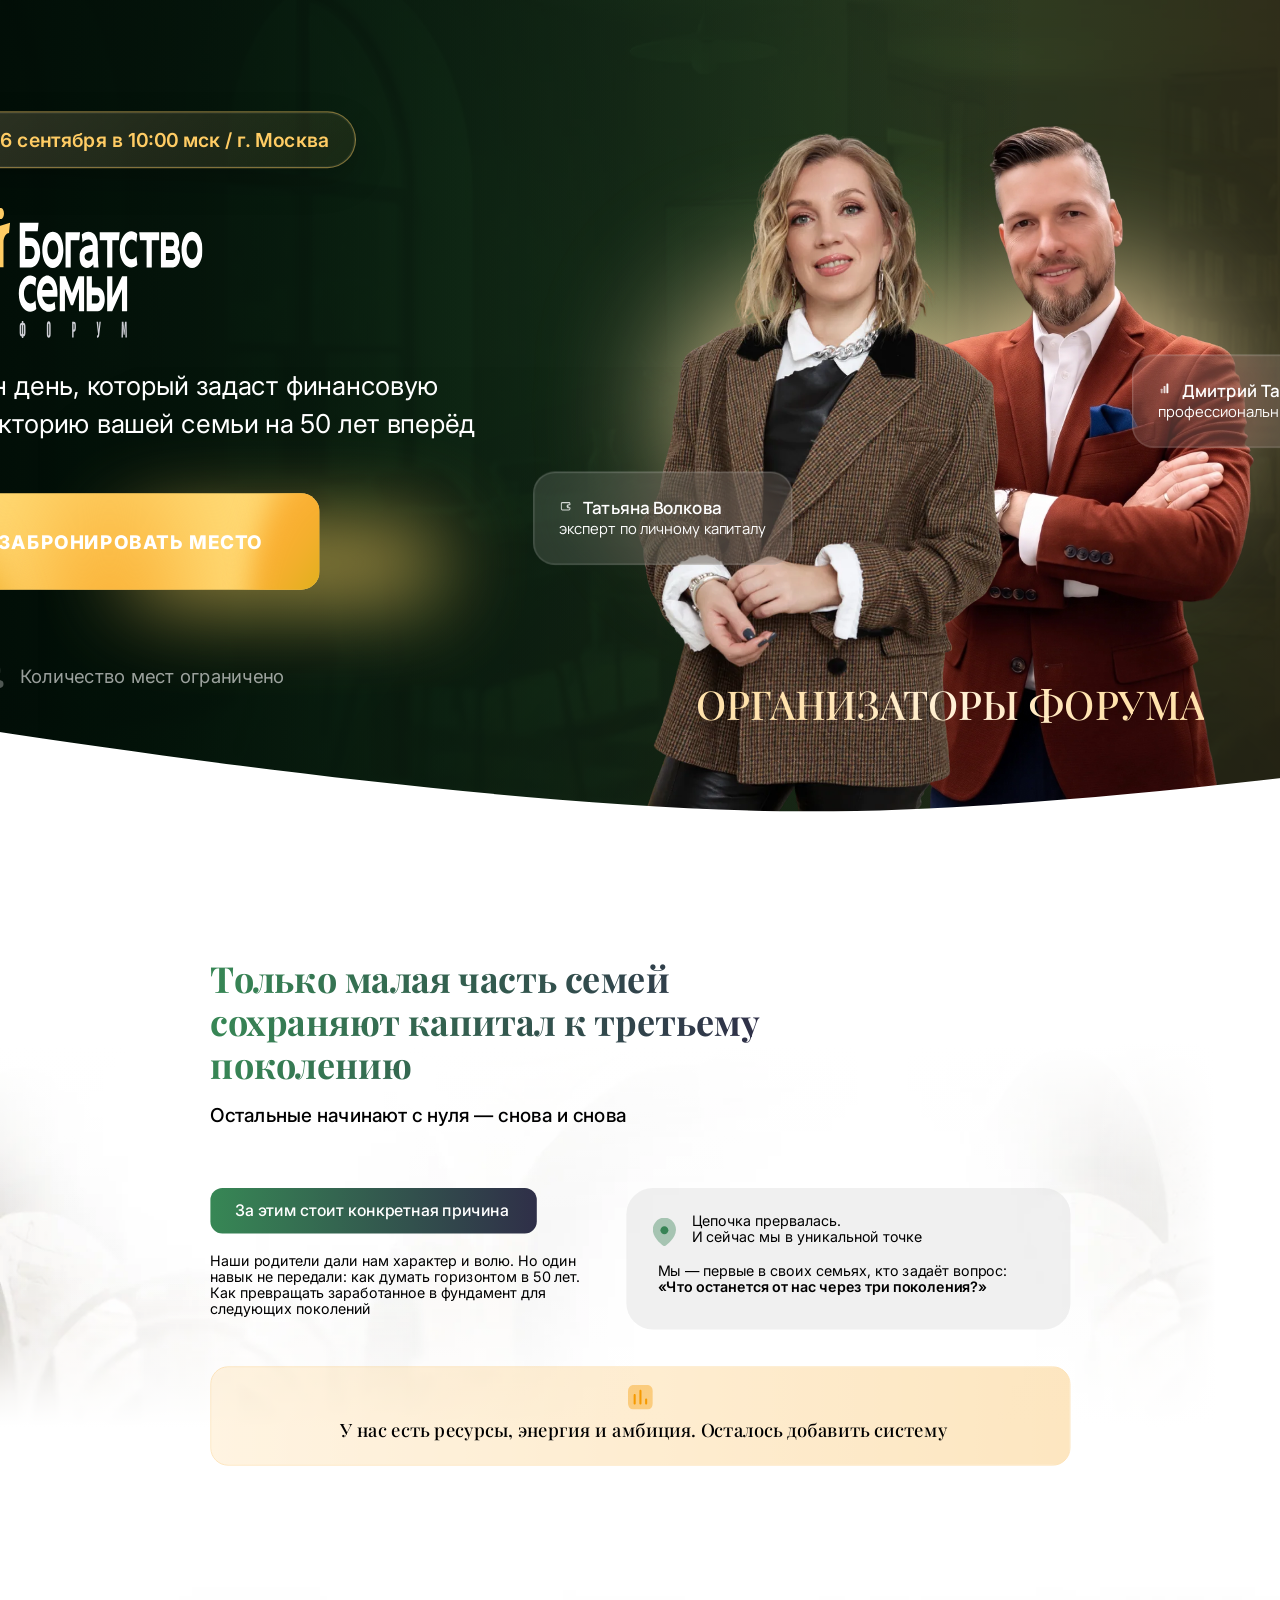
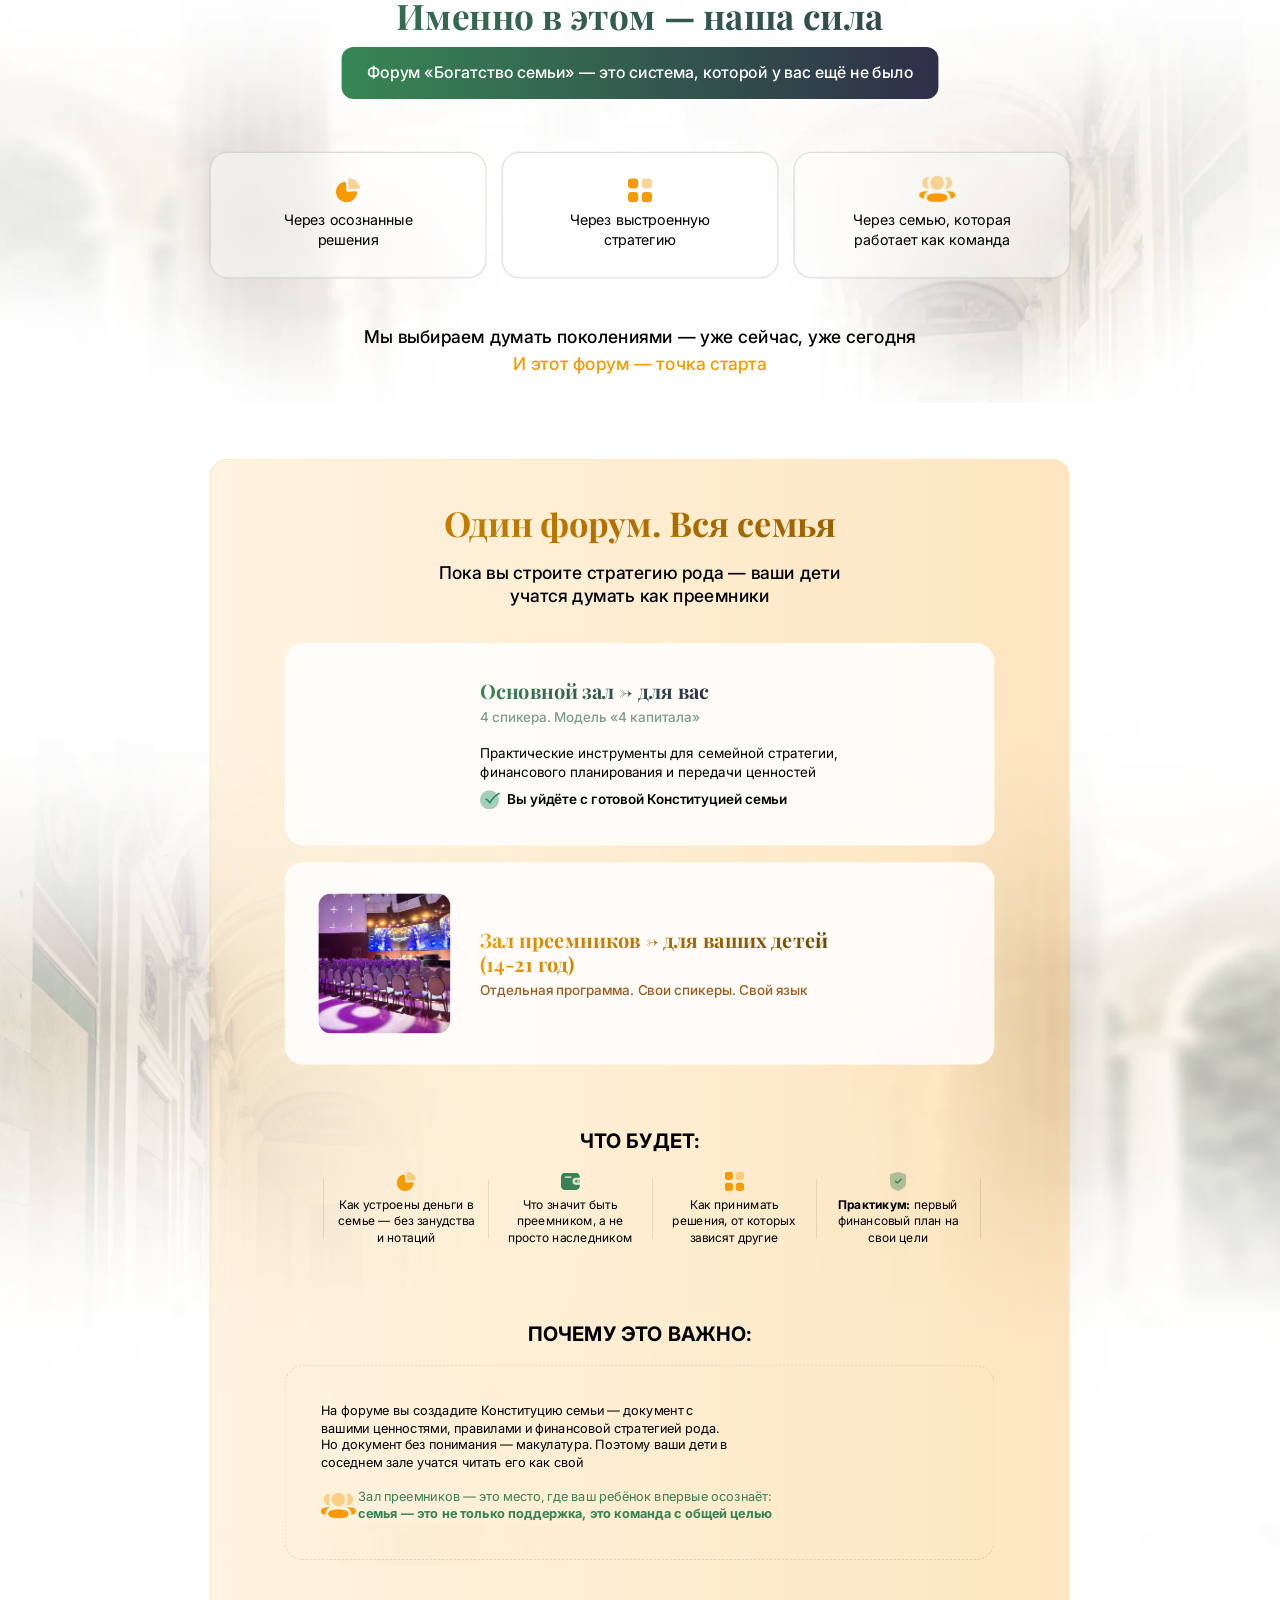
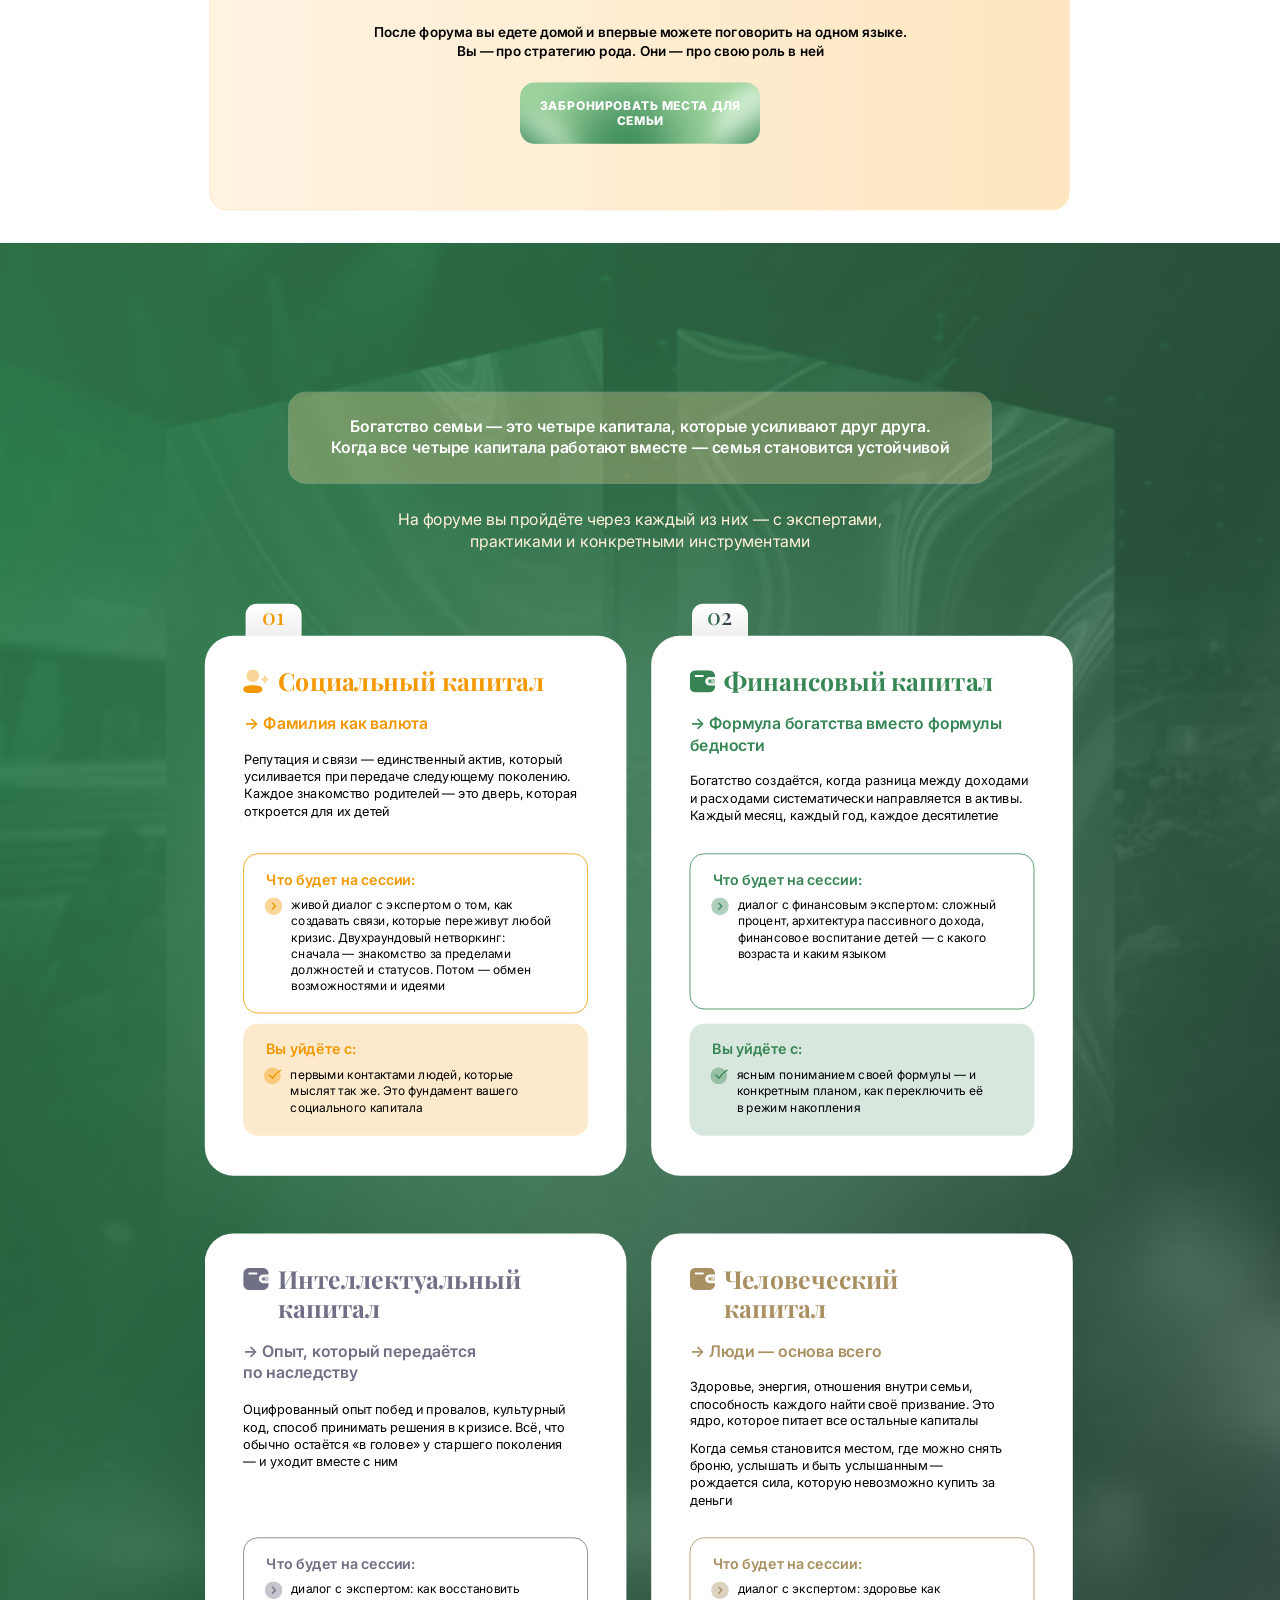
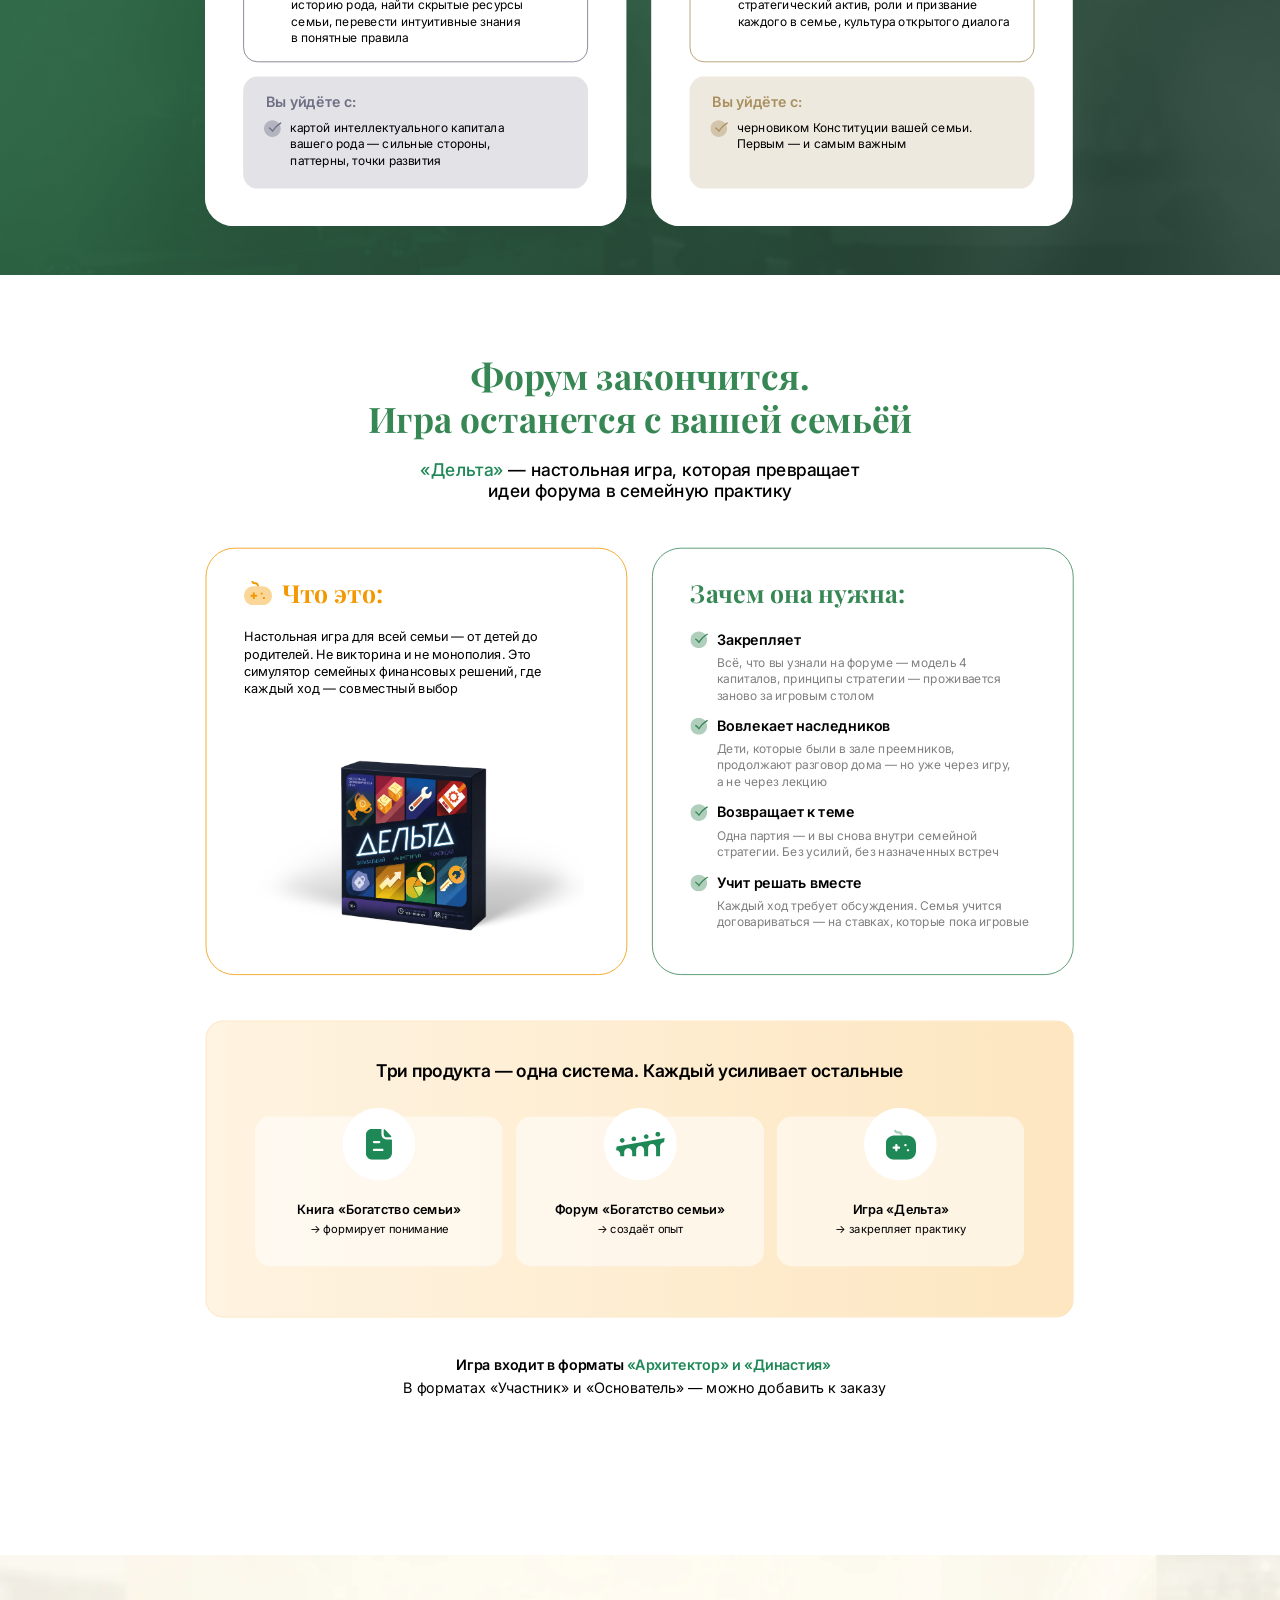
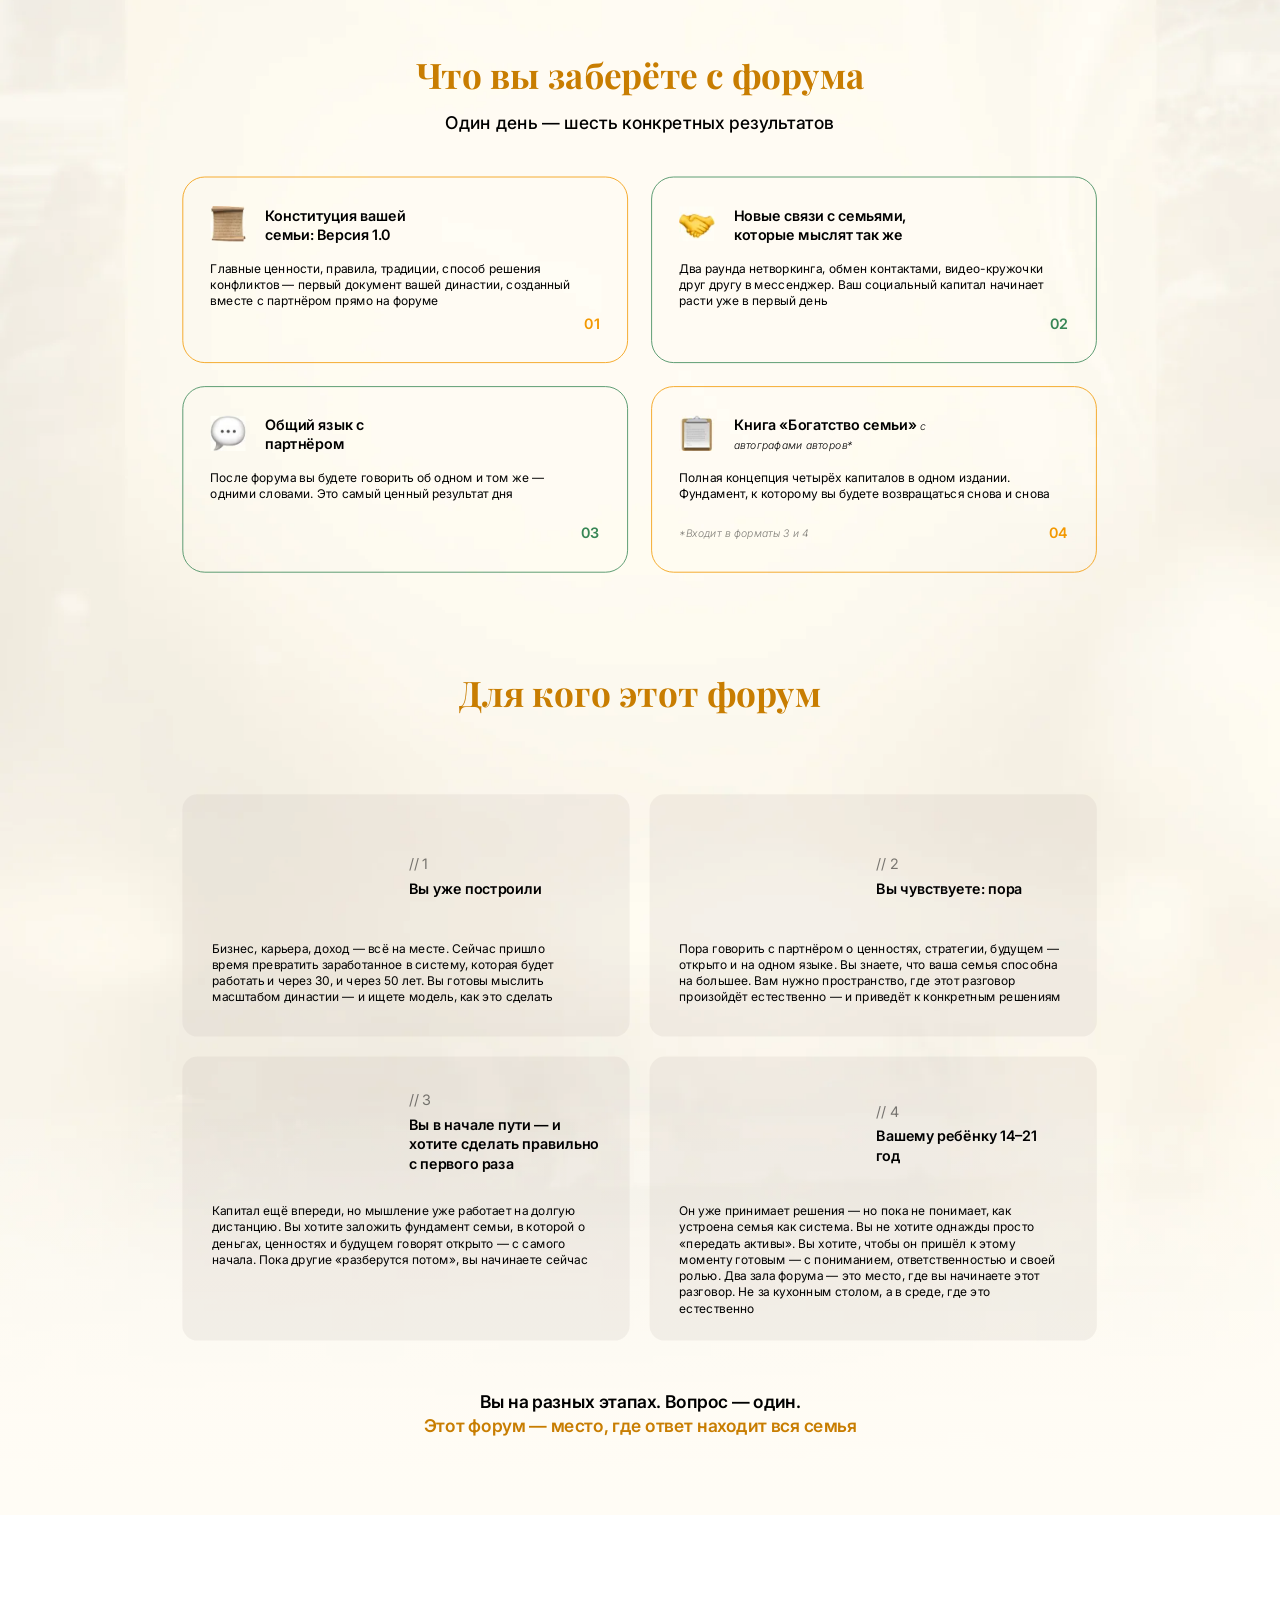
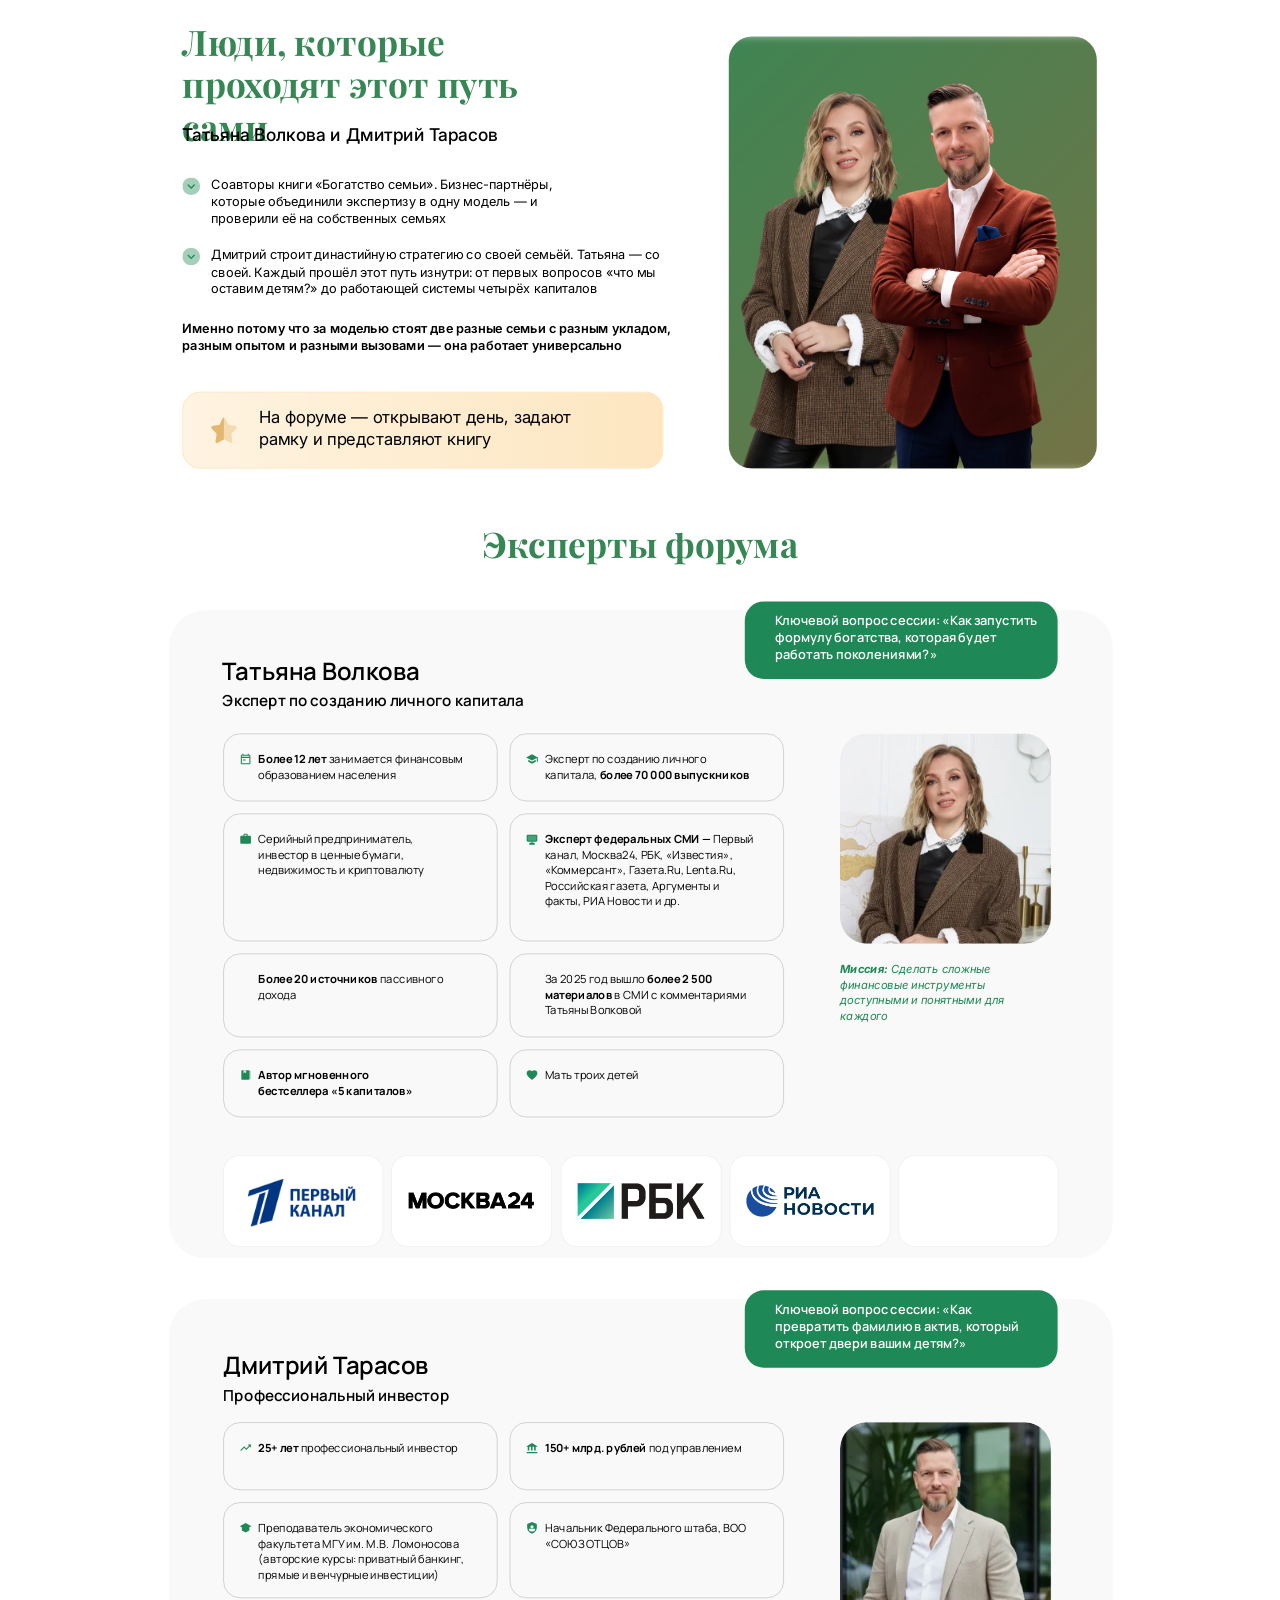
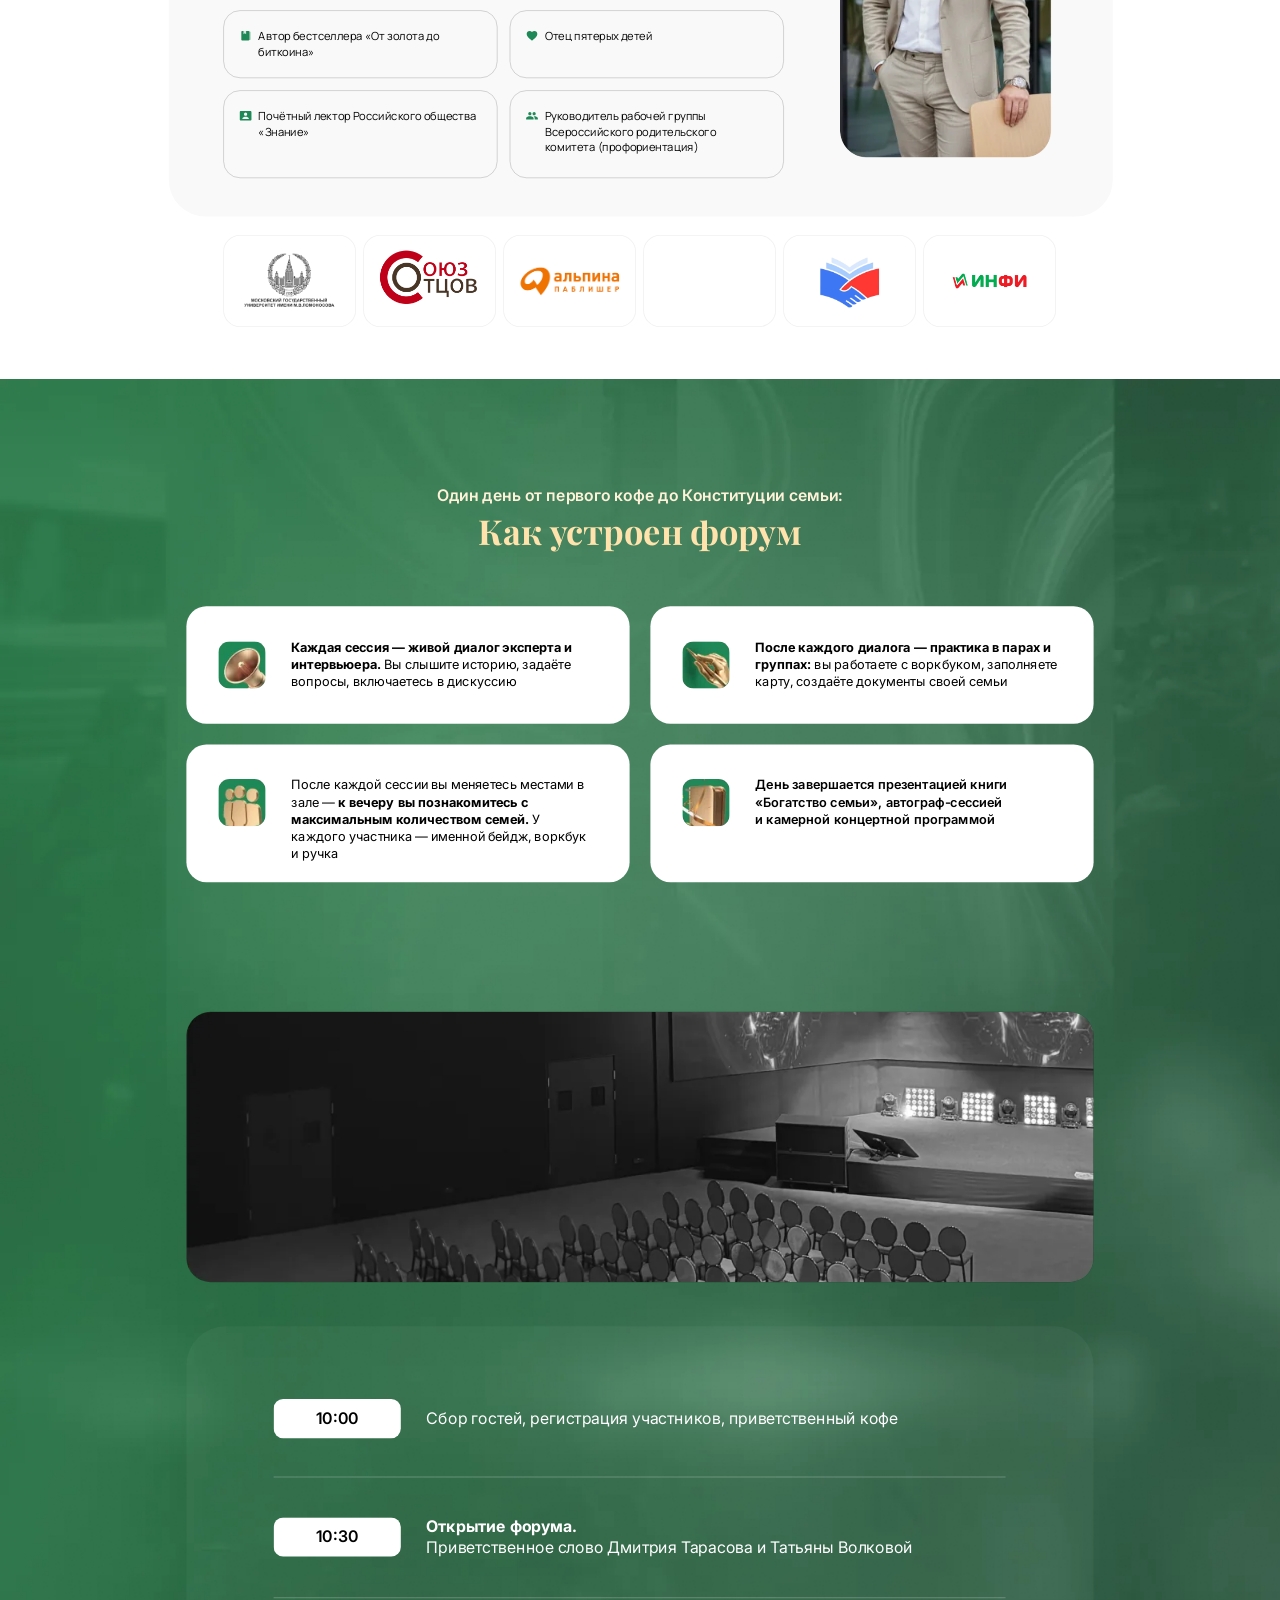
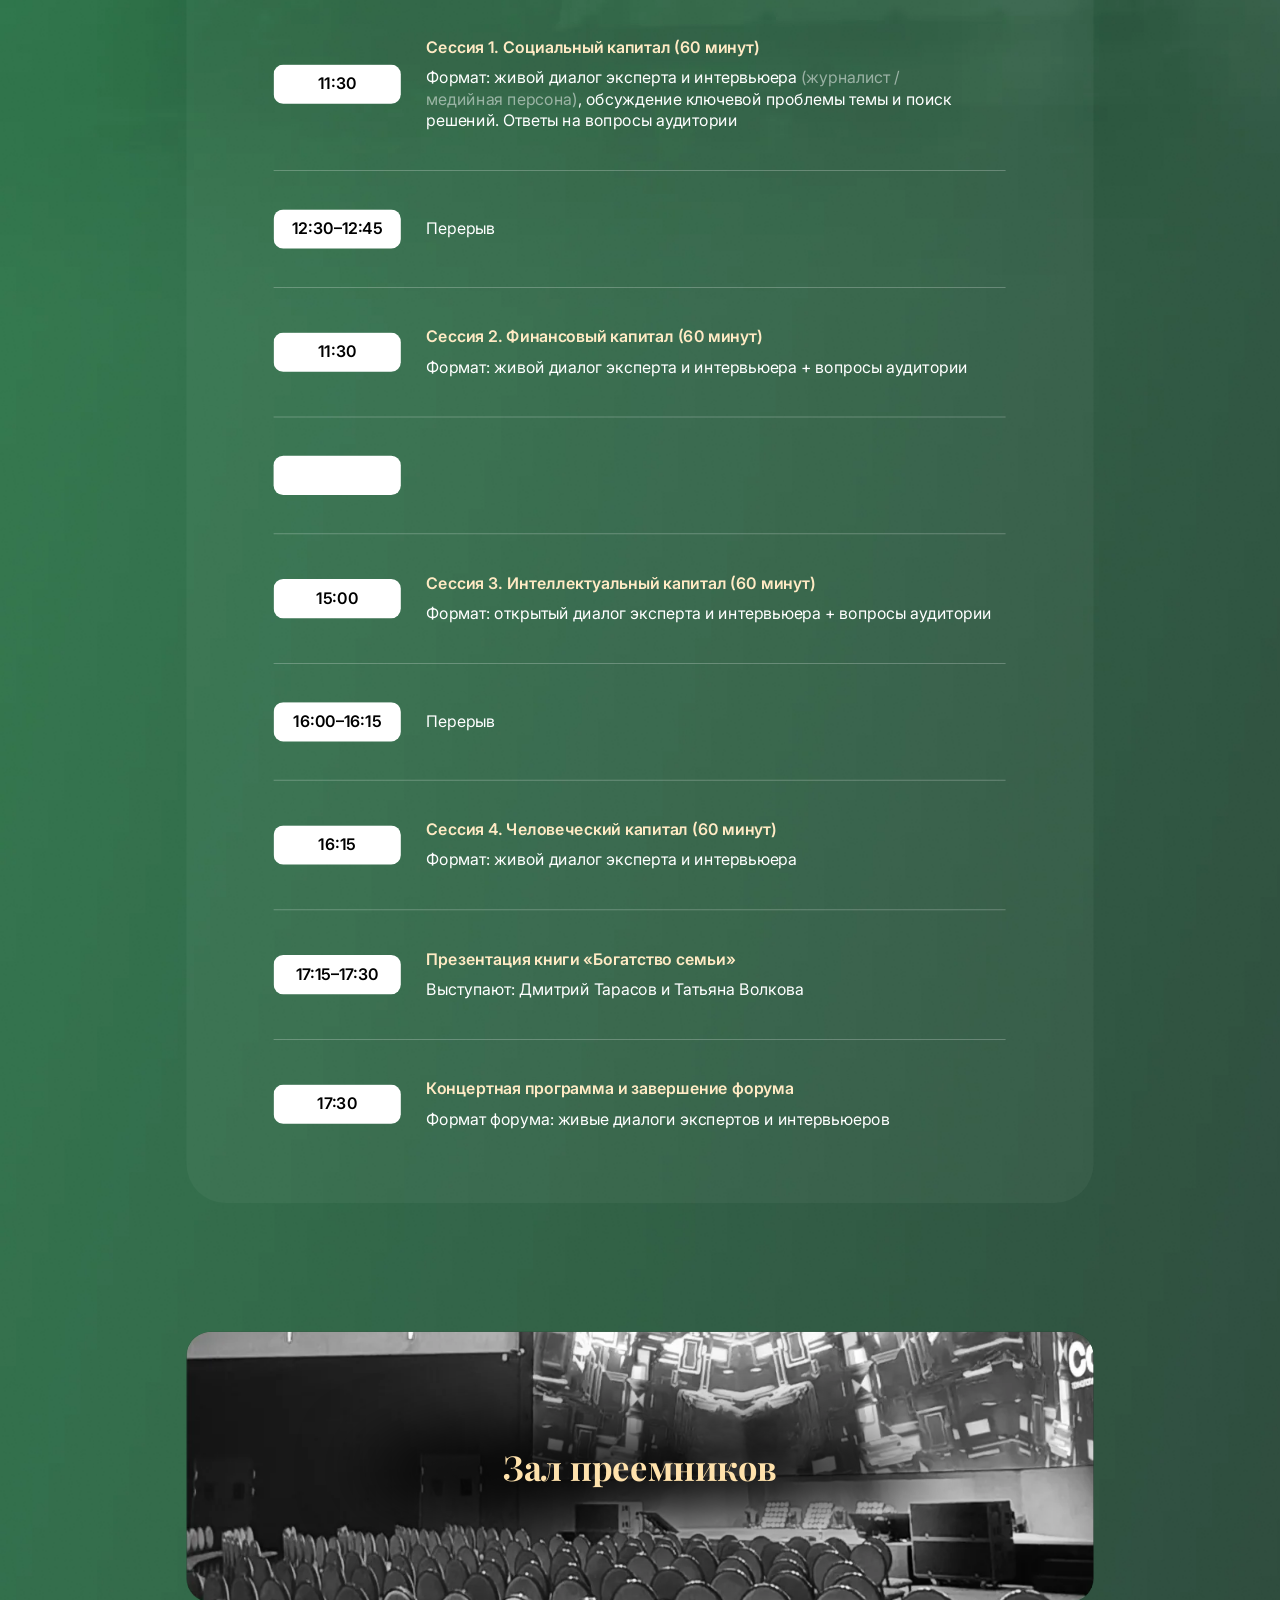
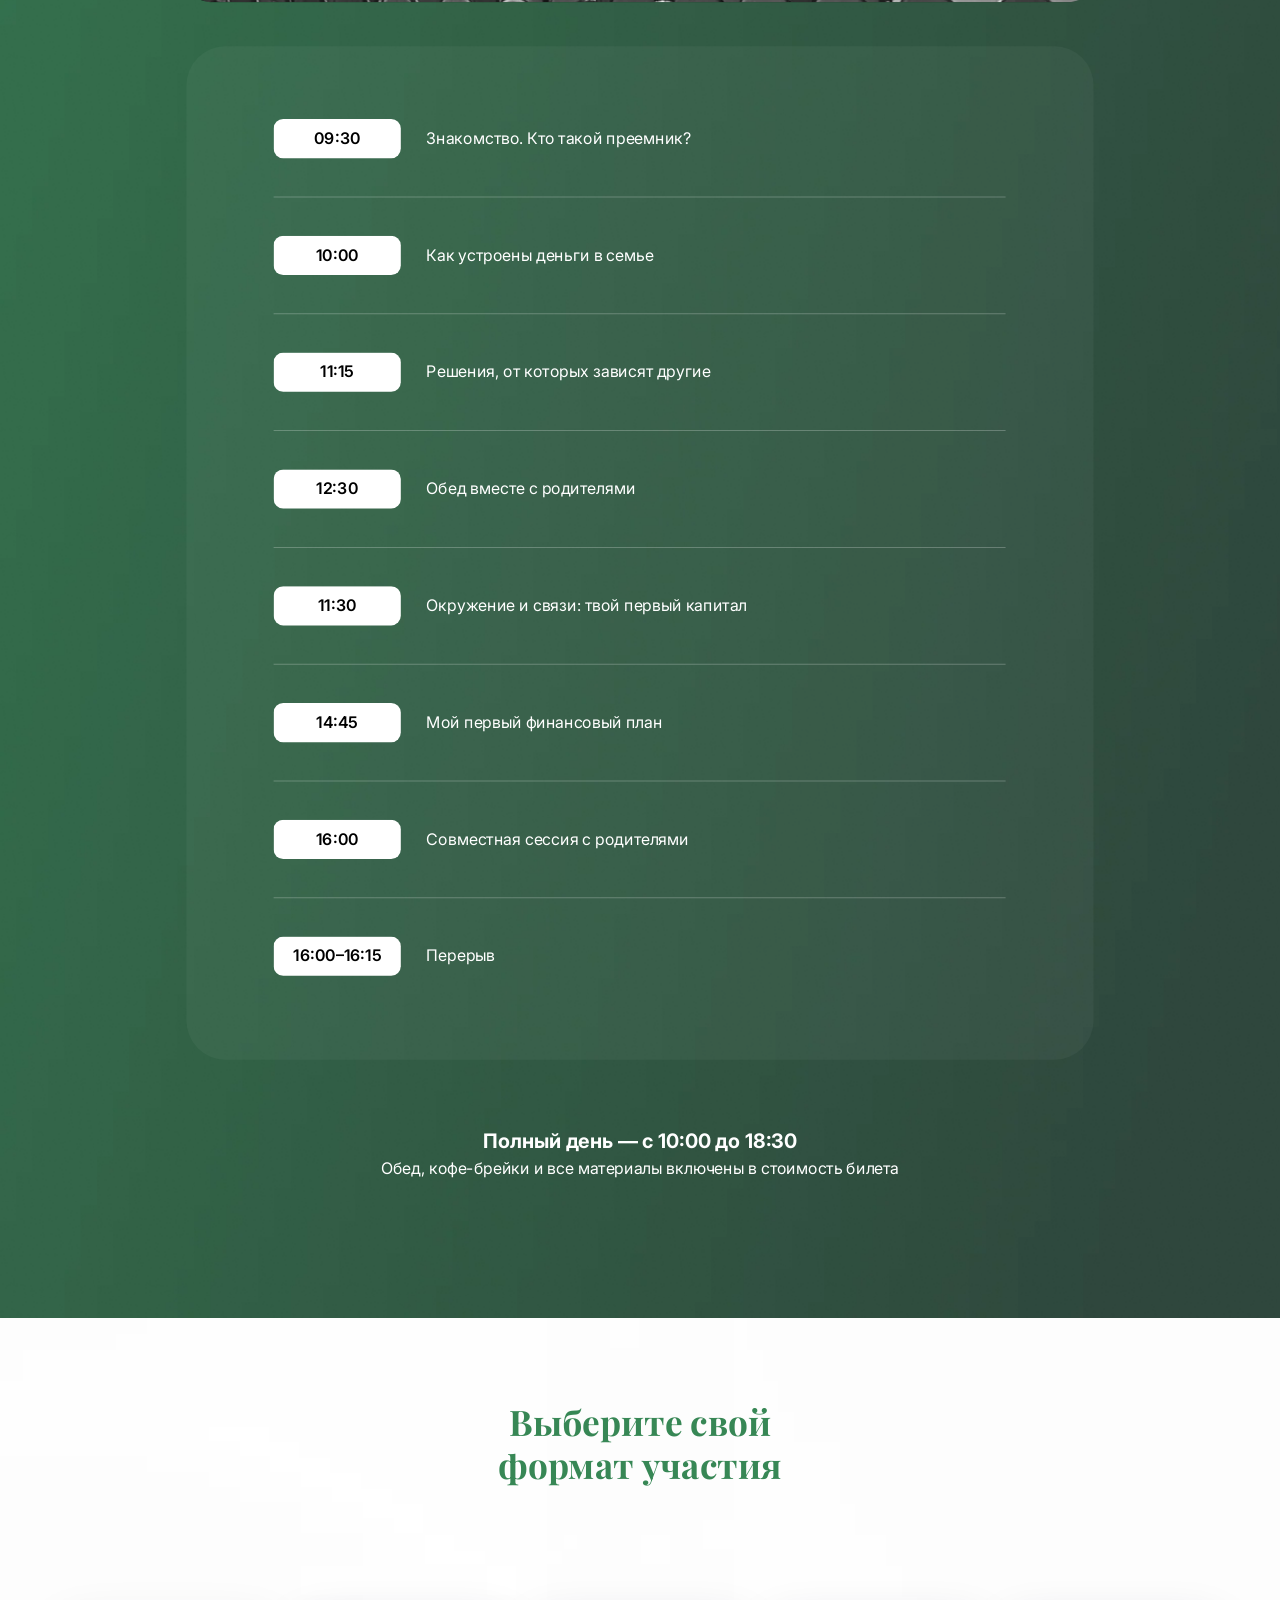
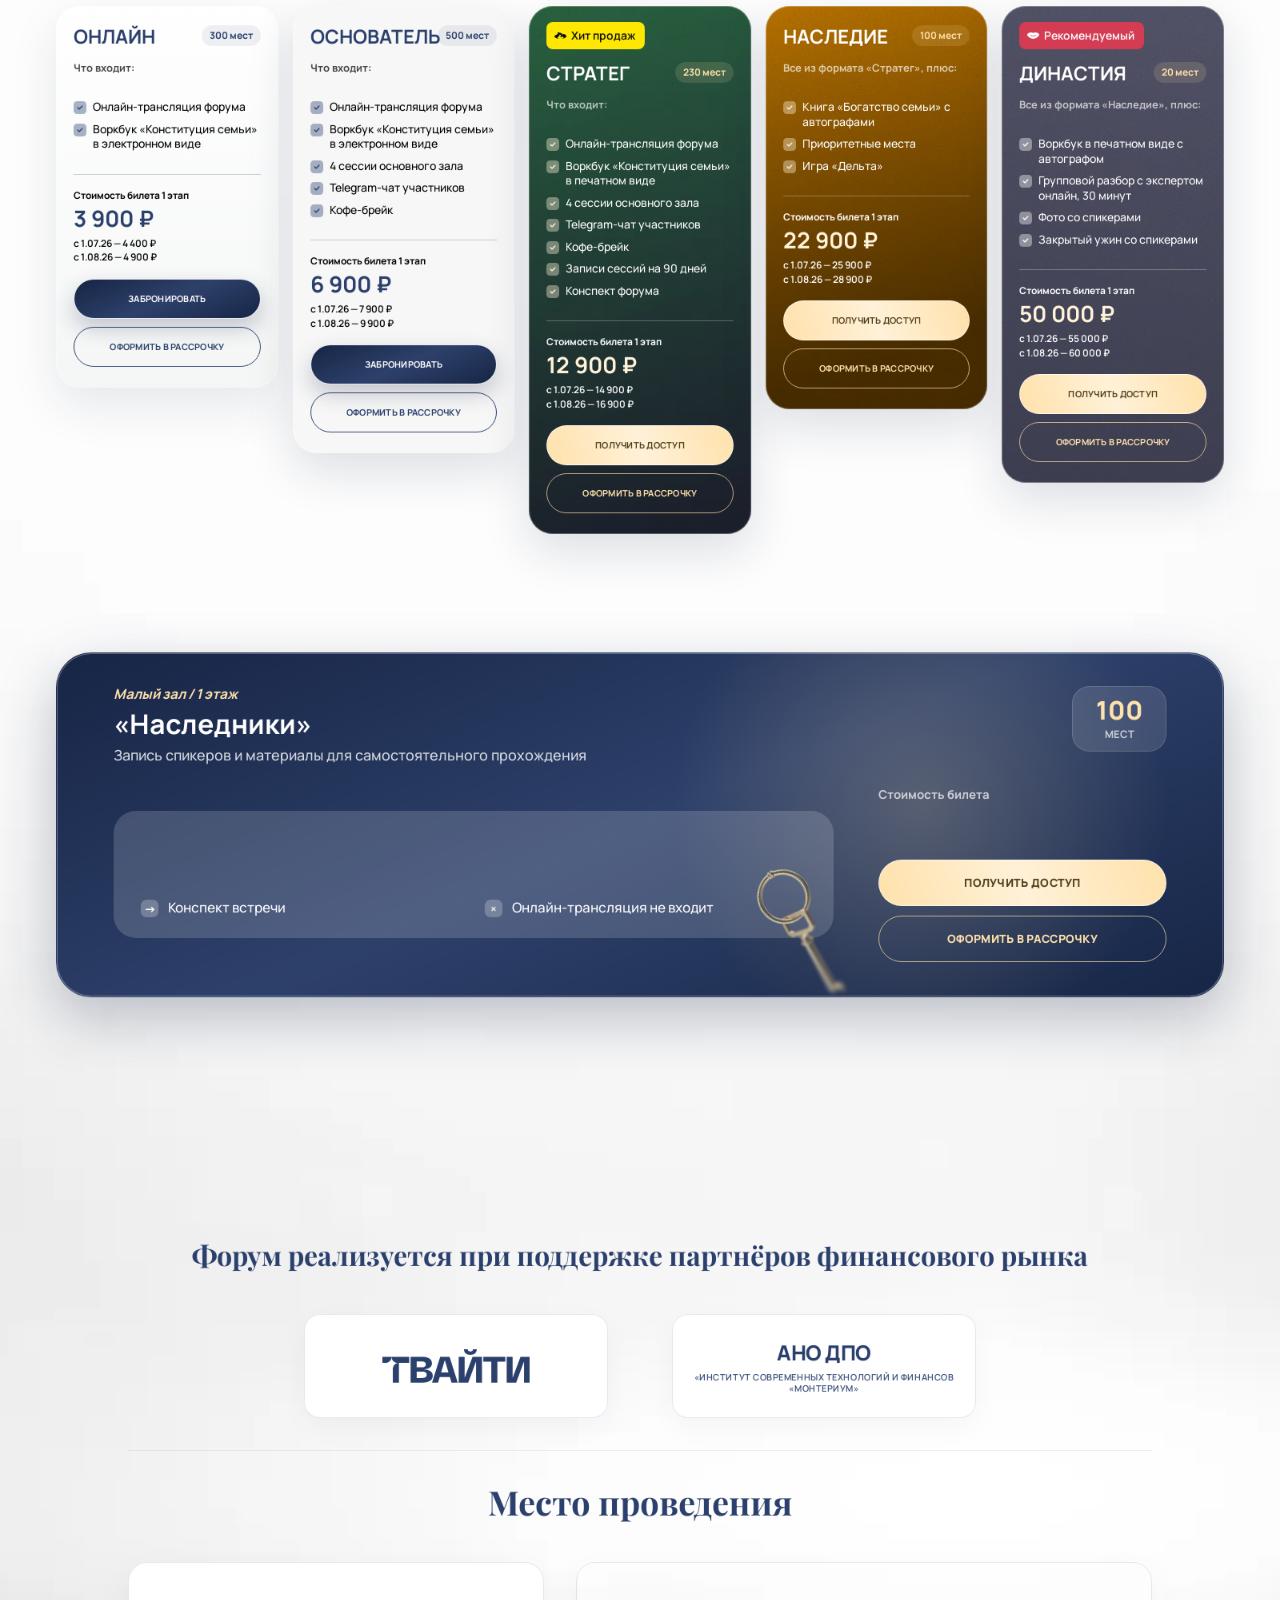
<file: dubltarify.html>
<!DOCTYPE html>
<html lang="ru">
<head>
  <meta charset="UTF-8">
  <meta name="viewport" content="width=device-width, initial-scale=1.0">
  <title>Богатство Семьи — Форматы</title>
  <link rel="icon" type="image/svg+xml" href="favicon.svg">
  <link rel="alternate icon" type="image/png" href="favicon.png">
  <link rel="preconnect" href="https://fonts.googleapis.com">
  <link rel="preconnect" href="https://fonts.gstatic.com" crossorigin>
  <link href="https://fonts.googleapis.com/css2?family=Inter:wght@400;800&family=Manrope:wght@400;600&family=Playfair+Display:wght@500;700&display=swap" rel="stylesheet">
  <link rel="stylesheet" href="styles.css">
  <link rel="stylesheet" href="dubltarify-tariffs.css">
  <!-- Yandex.Metrika counter -->
  <script type="text/javascript">
      (function(m,e,t,r,i,k,a){
          m[i]=m[i]||function(){(m[i].a=m[i].a||[]).push(arguments)};
          m[i].l=1*new Date();
          for (var j = 0; j < document.scripts.length; j++) {if (document.scripts[j].src === r) { return; }}
          k=e.createElement(t),a=e.getElementsByTagName(t)[0],k.async=1,k.src=r,a.parentNode.insertBefore(k,a)
      })(window, document,'script','https://mc.yandex.ru/metrika/tag.js?id=109448035', 'ym');

      ym(109448035, 'init', {ssr:true, webvisor:true, clickmap:true, ecommerce:"dataLayer", referrer: document.referrer, url: location.href, accurateTrackBounce:true, trackLinks:true});
  </script>
  <noscript><div><img src="https://mc.yandex.ru/watch/109448035" style="position:absolute; left:-9999px;" alt="" /></div></noscript>
  <!-- /Yandex.Metrika counter -->
  <!-- Top.Mail.Ru counter -->
  <script type="text/javascript">
  var _tmr = window._tmr || (window._tmr = []);
  _tmr.push({id: "3785577", type: "pageView", start: (new Date()).getTime()});
  (function (d, w, id) {
    if (d.getElementById(id)) return;
    var ts = d.createElement("script"); ts.type = "text/javascript"; ts.async = true; ts.id = id;
    ts.src = "https://top-fwz1.mail.ru/js/code.js";
    var f = function () {var s = d.getElementsByTagName("script")[0]; s.parentNode.insertBefore(ts, s);};
    if (w.opera == "[object Opera]") { d.addEventListener("DOMContentLoaded", f, false); } else { f(); }
  })(document, window, "tmr-code");
  </script>
  <noscript><div><img src="https://top-fwz1.mail.ru/counter?id=3785577;js=na" style="position:absolute;left:-9999px;" alt="Top.Mail.Ru" /></div></noscript>
  <!-- /Top.Mail.Ru counter -->
</head>
<body class="page-tariffs">

  <div class="hero-viewport">
  <section class="hero">

    <!-- Background texture (local) -->
    <img decoding="async" class="bg-texture" src="assets/bg-texture.webp" alt="">

    <!-- Dark gradient overlays (×2 to deepen) -->
    <div class="overlay"></div>
    <div class="overlay"></div>

    <!-- Glow orbs -->
    <div class="glow glow--1"></div>
    <div class="glow glow--2"></div>

    <!-- Bottom ellipse glow -->
    <div class="ellipse-glow">
      <img decoding="async" src="assets/ellipse.svg" alt="">
    </div>

    <!-- Portraits: BEFORE wave so wave renders on top of them -->
    <div class="portrait-dmitry"><img decoding="async" src="assets/dmitry.webp" alt="Дмитрий Тарасов"></div>
    <div class="portrait-tatyana"><img decoding="async" src="assets/tatyana.webp" alt="Татьяна Волкова"></div>

    <!-- Bottom wave: inline SVG — viewBox показывает только верхние 188px кривой -->
    <div class="wave">
      <svg viewBox="0 0 1930.5 188" preserveAspectRatio="none"
           fill="none" xmlns="http://www.w3.org/2000/svg">
        <path d="M0 0C0 0 605.5 110 960 110C1314.5 110 1920 0 1920 0L1930.5 188H0Z" fill="white"/>
      </svg>
    </div>

    <!-- ─── Content wrapper (desktop: absolute overlay; mobile: flex column) ─── -->
    <div class="hero__content">

      <!-- Badge -->
      <div class="hero__badge">
        <div class="badge"><span class="badge__text">26 сентября в 10:00 мск / г. Москва</span></div>
      </div>

      <!-- Logo -->
      <div class="logo">
        <img decoding="async" src="assets/logo.svg" alt="Богатство Семьи Форум">
      </div>

      <!-- Tagline -->
      <p class="tagline">
        Один день, который задаст финансовую траекторию вашей семьи на 50 лет вперёд
      </p>

      <!-- CTA: glow + button + label -->
      <div class="hero__cta-wrap">
        <div class="cta-glow"></div>
        <button class="cta-btn" type="button" data-prereg-scroll>
          <img decoding="async" src="assets/cta-btn.svg" alt="">
        </button>
        <span class="cta-label" data-prereg-scroll role="button" tabindex="0" aria-label="Забронировать место">Забронировать место</span>
      </div>

      <!-- Seats -->
      <div class="hero__seats">
        <div class="seats-icon"><img decoding="async" src="assets/user-icon.svg" alt=""></div>
        <span class="seats-text">Количество мест ограничено</span>
      </div>

      <!-- Section title -->
      <h2 class="section-title">Организаторы форума</h2>

      <!-- Mobile-only speaker badges (desktop: display:none) -->
      <div class="m-speaker-badges">
        <div class="m-speaker-badge">
          <img decoding="async" src="assets/icon-speaker-tatyana.svg" class="m-badge-icon" alt="">
          <div class="m-badge-info">
            <span class="m-badge-name">Татьяна Волкова</span>
            <span class="m-badge-role">эксперт по личному капиталу</span>
          </div>
        </div>
        <div class="m-speaker-badge">
          <img decoding="async" src="assets/icon-speaker-dmitry.svg" class="m-badge-icon" alt="">
          <div class="m-badge-info">
            <span class="m-badge-name">Дмитрий Тарасов</span>
            <span class="m-badge-role">профессиональный инвестор</span>
          </div>
        </div>
      </div>

      <!-- Speaker cards -->
      <div class="hero__cards">
        <div class="hero__card hero__card--tatyana">
          <div class="card-rect card-rect--tatyana"></div>
          <img decoding="async" class="card-icon card-icon--tatyana" src="assets/icon-speaker-tatyana.svg" alt="">
          <span class="card-name card-name--tatyana">Татьяна Волкова</span>
          <span class="card-role card-role--tatyana">эксперт по личному капиталу</span>
        </div>
        <div class="hero__card hero__card--dmitry">
          <div class="card-rect card-rect--dmitry"></div>
          <img decoding="async" class="card-icon card-icon--dmitry" src="assets/icon-speaker-dmitry.svg" alt="">
          <span class="card-name card-name--dmitry">Дмитрий Тарасов</span>
          <span class="card-role card-role--dmitry">профессиональный инвестор</span>
        </div>
      </div>

    </div><!-- /hero__content -->

  </section>
  </div>

  <!-- ══════════════════════════════════════════════════════════════════════
       SECTION 2 — Только малая часть семей
  ══════════════════════════════════════════════════════════════════════ -->
  <div class="s2-viewport">
  <section class="s2">

    <!-- Background image -->
    <div class="s2__bg">
      <img decoding="async" loading="lazy" src="assets/s2-bg.webp" alt="">
    </div>

    <!-- Ellipse glows (CSS radial gradients) -->
    <div class="s2__ellipse s2__ellipse--a"></div>
    <div class="s2__ellipse s2__ellipse--c"></div>

    <!-- White fades -->
    <div class="s2__fade-top"></div>
    <div class="s2__fade-right"></div>
    <div class="s2__fade-bottom"></div>

    <!-- Gray box (behind right column) -->
    <div class="s2__gray-box"></div>

    <!-- Golden bottom strip -->
    <div class="s2__gold-strip"></div>

    <!-- Title -->
    <h2 class="s2__title">Только малая часть семей сохраняют капитал к третьему поколению</h2>

    <!-- Subtitle -->
    <p class="s2__subtitle">Остальные начинают с нуля — снова и снова</p>

    <!-- Green badge -->
    <div class="s2__badge"></div>
    <span class="s2__badge-text">За этим стоит конкретная причина</span>

    <!-- Left body text -->
    <p class="s2__body-left">
      Наши родители дали нам характер и волю. Но один навык не передали: как думать горизонтом в 50 лет. Как превращать заработанное в фундамент для следующих поколений
    </p>

    <!-- Right column -->
    <div class="s2__location-icon"><img decoding="async" loading="lazy" src="assets/location.svg" alt=""></div>
    <p class="s2__body-right-1">Цепочка прервалась.<br>И сейчас мы в уникальной точке</p>
    <p class="s2__body-right-2">Мы — первые в своих семьях, кто задаёт вопрос: <strong>«Что останется от нас через три поколения?»</strong></p>

    <!-- Chart icon + bottom tagline -->
    <div class="s2__chart-icon"><img decoding="async" loading="lazy" src="assets/chart.svg" alt=""></div>
    <p class="s2__tagline">У нас есть ресурсы, энергия и амбиция. Осталось добавить систему</p>

  </section>
  </div>

  <div class="s3-viewport">
  <section class="s3">

    <!-- Background -->
    <div class="s3__bg"><img decoding="async" loading="lazy" src="assets/s3-bg.webp" alt=""></div>

    <!-- Title -->
    <h2 class="s3__title">Именно в этом — наша сила</h2>

    <!-- Green badge -->
    <div class="s3__badge"></div>
    <span class="s3__badge-text">Форум «Богатство семьи» — это система, которой у вас ещё не было</span>

    <!-- Glass cards -->
    <div class="s3__card s3__card--1"></div>
    <div class="s3__card s3__card--2"></div>
    <div class="s3__card s3__card--3"></div>

    <!-- Icons -->
    <div class="s3__icon s3__icon--graph">   <img decoding="async" loading="lazy" src="assets/icon-graph.svg"    alt=""></div>
    <div class="s3__icon s3__icon--category"><img decoding="async" loading="lazy" src="assets/icon-category.svg" alt=""></div>
    <div class="s3__icon s3__icon--user">    <img decoding="async" loading="lazy" src="assets/icon-3user.svg"    alt=""></div>

    <!-- Card labels -->
    <p class="s3__card-text s3__card-text--1">Через осознанные решения</p>
    <p class="s3__card-text s3__card-text--2">Через выстроенную стратегию</p>
    <p class="s3__card-text s3__card-text--3">Через семью, которая работает как команда</p>

    <!-- Bottom texts -->
    <p class="s3__bottom-1">Мы выбираем думать поколениями — уже сейчас, уже сегодня</p>
    <p class="s3__bottom-2">И этот форум — точка старта</p>

  </section>
  </div>

  <!-- ══════════════════════════════════════════════════════════════════════
       SECTION 4 — Один форум. Вся семья
  ══════════════════════════════════════════════════════════════════════ -->
  <div class="s4-viewport">
  <section class="s4">

    <!-- Background -->
    <div class="s4__bg"><img decoding="async" loading="lazy" src="assets/s4-bg.webp" alt=""></div>

    <!-- Gold beige container -->
    <div class="s4__gold-box"></div>

    <!-- Title & subtitle -->
    <h2 class="s4__title">Один форум. Вся семья</h2>
    <p class="s4__subtitle">Пока вы строите стратегию рода — ваши дети учатся думать как преемники</p>

    <!-- Card 1: Основной зал -->
    <div class="s4__card s4__card--1"></div>
    <div class="s4__card-photo s4__card-photo--1"><img decoding="async" loading="lazy" src="assets/s4-photo-main.webp" alt=""></div>
    <p class="s4__card-title s4__card-title--1">Основной зал → для вас</p>
    <p class="s4__card-sub s4__card-sub--1">4 спикера. Модель «4 капитала»</p>
    <p class="s4__card-body s4__card-body--1">Практические инструменты для семейной стратегии, финансового планирования и передачи ценностей</p>
    <div class="s4__tick"><img decoding="async" loading="lazy" src="assets/icon-tick.svg" alt=""></div>
    <p class="s4__tick-text">Вы уйдёте с готовой Конституцией семьи</p>

    <!-- Card 2: Зал преемников -->
    <div class="s4__card s4__card--2"></div>
    <div class="s4__card-photo s4__card-photo--2"><img decoding="async" loading="lazy" src="assets/s4-photo-heir.webp" alt=""></div>
    <p class="s4__card-title s4__card-title--2">Зал преемников → для ваших детей (14-21 год)</p>
    <p class="s4__card-sub s4__card-sub--2">Отдельная программа. Свои спикеры. Свой язык</p>

    <!-- Section: Что будет -->
    <p class="s4__section-head s4__section-head--what">Что будет:</p>

    <!-- 4-icon row -->
    <div class="s4__icon-item s4__icon-graph">
      <img decoding="async" loading="lazy" src="assets/icon-graph.svg" alt="">
      <p>Как устроены деньги в семье — без занудства и нотаций</p>
    </div>
    <div class="s4__icon-item s4__icon-wallet">
      <img decoding="async" loading="lazy" src="assets/icon-wallet.svg" alt="">
      <p>Что значит быть преемником, а не просто наследником</p>
    </div>
    <div class="s4__icon-item s4__icon-category">
      <img decoding="async" loading="lazy" src="assets/icon-category.svg" alt="">
      <p>Как принимать решения, от которых зависят другие</p>
    </div>
    <div class="s4__icon-item s4__icon-shield">
      <img decoding="async" loading="lazy" src="assets/icon-shield.svg" alt="">
      <p><strong>Практикум:</strong> первый финансовый план на свои цели</p>
    </div>

    <!-- Section: Почему важно -->
    <p class="s4__section-head s4__section-head--why">Почему это важно:</p>
    <div class="s4__dashed-box"></div>
    <p class="s4__why-text-1">На форуме вы создадите Конституцию семьи — документ с вашими ценностями, правилами и финансовой стратегией рода. Но документ без понимания — макулатура. Поэтому ваши дети в соседнем зале учатся читать его как свой</p>
    <div class="s4__user-icon"><img decoding="async" loading="lazy" src="assets/icon-3user.svg" alt=""></div>
    <p class="s4__why-text-2">Зал преемников — это место, где ваш ребёнок впервые осознаёт: <strong>семья — это не только поддержка, это команда с общей целью</strong></p>
    <div class="s4__book-photo"><img decoding="async" loading="lazy" src="assets/s4-photo-book.webp" alt=""></div>

    <!-- Bottom quote -->
    <p class="s4__quote">После форума вы едете домой и впервые можете поговорить на одном языке. Вы — про стратегию рода. Они — про свою роль в ней</p>

    <!-- CTA button -->
    <div class="s4__cta-wrap" data-prereg-scroll role="button" tabindex="0" aria-label="Забронировать места для семьи">
      <img decoding="async" loading="lazy" src="assets/s4-cta-btn.svg" alt="">
      <span class="s4__cta-label">Забронировать места для семьи</span>
    </div>

  </section>
  </div>

  <!-- ══════════════════════════════════════════════════════════════════════
       SECTION 5 — Модель «4 капитала семьи»
  ══════════════════════════════════════════════════════════════════════ -->
  <div class="s5-viewport">
  <section class="s5">

    <div class="s5__texture"><img decoding="async" loading="lazy" src="assets/s5-bg-texture.webp" alt=""></div>
    <div class="s5__pill"></div>
    <h2 class="s5__title">Модель «4 капитала семьи»</h2>
    <div class="s5__subtitle">
      <p>Богатство семьи — это четыре капитала, которые усиливают друг друга.</p>
      <p>Когда все четыре капитала работают вместе — семья становится устойчивой</p>
    </div>
    <p class="s5__desc">На форуме вы пройдёте через каждый из них — с экспертами, практиками и конкретными инструментами</p>

    <div class="s5__tab s5__tab--01"></div>
    <div class="s5__tab s5__tab--02"></div>
    <div class="s5__tab s5__tab--03"></div>
    <div class="s5__tab s5__tab--04"></div>

    <p class="s5__num s5__num--01">01</p>
    <p class="s5__num s5__num--02">02</p>
    <p class="s5__num s5__num--03">03</p>
    <p class="s5__num s5__num--04">04</p>

    <div class="s5__card s5__card--01"></div>
    <div class="s5__card s5__card--02"></div>
    <div class="s5__card s5__card--03"></div>
    <div class="s5__card s5__card--04"></div>

    <!-- CARD 01: Социальный капитал (orange) -->
    <div class="s5__icon s5__icon--01" style="left:304px;top:532px;"><img decoding="async" loading="lazy" src="assets/s5-icon-social.svg" alt=""></div>
    <p class="s5__card-title s5__card-title--01">Социальный капитал</p>
    <p class="s5__card-tag s5__card-tag--01">→ Фамилия как валюта</p>
    <p class="s5__card-desc s5__card-desc--01">Репутация и связи — единственный актив, который усиливается при передаче следующему поколению. Каждое знакомство родителей — это дверь, которая откроется для их детей</p>
    <div class="s5__box s5__box--s01">
      <p class="s5__box-head s5__box-head--01">Что будет на сессии:</p>
      <div class="s5__box-icon"><img decoding="async" loading="lazy" src="assets/s5-arrow1.svg" alt="" style="transform:rotate(-90deg)"></div>
      <p class="s5__box-text">живой диалог с экспертом о том, как создавать связи, которые переживут любой кризис. Двухраундовый нетворкинг: сначала — знакомство за пределами должностей и статусов. Потом — обмен возможностями и идеями</p>
    </div>
    <div class="s5__box s5__box--e01">
      <p class="s5__box-head s5__box-head--01">Вы уйдёте с:</p>
      <div class="s5__box-icon"><img decoding="async" loading="lazy" src="assets/s5-tick1.svg" alt=""></div>
      <p class="s5__box-text">первыми контактами людей, которые мыслят так же. Это фундамент вашего социального капитала</p>
    </div>

    <!-- CARD 02: Финансовый капитал (green) -->
    <div class="s5__icon s5__icon--02" style="left:862px;top:532px;"><img decoding="async" loading="lazy" src="assets/s5-icon-wallet1.svg" alt=""></div>
    <p class="s5__card-title s5__card-title--02">Финансовый капитал</p>
    <p class="s5__card-tag s5__card-tag--02">→ Формула богатства вместо формулы бедности</p>
    <p class="s5__card-desc s5__card-desc--02">Богатство создаётся, когда разница между доходами и расходами систематически направляется в активы. Каждый месяц, каждый год, каждое десятилетие</p>
    <div class="s5__box s5__box--s02">
      <p class="s5__box-head s5__box-head--02">Что будет на сессии:</p>
      <div class="s5__box-icon"><img decoding="async" loading="lazy" src="assets/s5-arrow2.svg" alt="" style="transform:rotate(-90deg)"></div>
      <p class="s5__box-text">диалог с финансовым экспертом: сложный процент, архитектура пассивного дохода, финансовое воспитание детей — с какого возраста и каким языком</p>
    </div>
    <div class="s5__box s5__box--e02">
      <p class="s5__box-head s5__box-head--02">Вы уйдёте с:</p>
      <div class="s5__box-icon"><img decoding="async" loading="lazy" src="assets/s5-tick2.svg" alt=""></div>
      <p class="s5__box-text">ясным пониманием своей формулы — и конкретным планом, как переключить её в режим накопления</p>
    </div>

    <!-- CARD 03: Интеллектуальный капитал (gray) -->
    <div class="s5__icon s5__icon--03" style="left:304px;top:1279px;"><img decoding="async" loading="lazy" src="assets/s5-icon-wallet2.svg" alt=""></div>
    <p class="s5__card-title s5__card-title--03">Интеллектуальный капитал</p>
    <p class="s5__card-tag s5__card-tag--03">→ Опыт, который передаётся по наследству</p>
    <p class="s5__card-desc s5__card-desc--03">Оцифрованный опыт побед и провалов, культурный код, способ принимать решения в кризисе. Всё, что обычно остаётся «в голове» у старшего поколения — и уходит вместе с ним</p>
    <div class="s5__box s5__box--s03">
      <p class="s5__box-head s5__box-head--03">Что будет на сессии:</p>
      <div class="s5__box-icon"><img decoding="async" loading="lazy" src="assets/s5-arrow3.svg" alt="" style="transform:rotate(-90deg)"></div>
      <p class="s5__box-text">диалог с экспертом: как восстановить историю рода, найти скрытые ресурсы семьи, перевести интуитивные знания в понятные правила</p>
    </div>
    <div class="s5__box s5__box--e03">
      <p class="s5__box-head s5__box-head--03">Вы уйдёте с:</p>
      <div class="s5__box-icon"><img decoding="async" loading="lazy" src="assets/s5-tick3.svg" alt=""></div>
      <p class="s5__box-text">картой интеллектуального капитала вашего рода — сильные стороны, паттерны, точки развития</p>
    </div>

    <!-- CARD 04: Человеческий капитал (gold) -->
    <div class="s5__icon s5__icon--04" style="left:862px;top:1279px;"><img decoding="async" loading="lazy" src="assets/s5-icon-wallet3.svg" alt=""></div>
    <p class="s5__card-title s5__card-title--04">Человеческий капитал</p>
    <p class="s5__card-tag s5__card-tag--04">→ Люди — основа всего</p>
    <p class="s5__card-desc s5__card-desc--04a">Здоровье, энергия, отношения внутри семьи, способность каждого найти своё призвание. Это ядро, которое питает все остальные капиталы</p>
    <p class="s5__card-desc s5__card-desc--04b">Когда семья становится местом, где можно снять броню, услышать и быть услышанным — рождается сила, которую невозможно купить за деньги</p>
    <div class="s5__box s5__box--s04">
      <p class="s5__box-head s5__box-head--04">Что будет на сессии:</p>
      <div class="s5__box-icon"><img decoding="async" loading="lazy" src="assets/s5-arrow4.svg" alt="" style="transform:rotate(-90deg)"></div>
      <p class="s5__box-text">диалог с экспертом: здоровье как стратегический актив, роли и призвание каждого в семье, культура открытого диалога</p>
    </div>
    <div class="s5__box s5__box--e04">
      <p class="s5__box-head s5__box-head--04">Вы уйдёте с:</p>
      <div class="s5__box-icon"><img decoding="async" loading="lazy" src="assets/s5-tick4.svg" alt=""></div>
      <p class="s5__box-text">черновиком Конституции вашей семьи. Первым — и самым важным</p>
    </div>

  </section>
  </div>

  <!-- ══════════════════════════════════════════════════════════════════════
       SECTION 6 — Игра «Дельта»
  ══════════════════════════════════════════════════════════════════════ -->
  <div class="s6-viewport">
  <section class="s6">

    <div class="s6__texture"><img decoding="async" loading="lazy" src="assets/s6-bg-texture.webp" alt=""></div>
    <div class="s6__fade"></div>

    <h2 class="s6__title">Форум закончится.<br>Игра останется с вашей семьёй</h2>
    <p class="s6__subtitle"><span class="green">«Дельта»</span> — настольная игра, которая превращает идеи форума в семейную практику</p>

    <!-- Cards -->
    <div class="s6__card s6__card--left"></div>
    <div class="s6__card s6__card--right"></div>

    <!-- Left card: Что это -->
    <div class="s6__card-icon"><img decoding="async" loading="lazy" src="assets/s6-icon-game.svg" alt=""></div>
    <p class="s6__card-title s6__card-title--left">Что это:</p>
    <p class="s6__card-desc">Настольная игра для всей семьи — от детей до родителей. Не викторина и не монополия. Это симулятор семейных финансовых решений, где каждый ход — совместный выбор</p>
    <div class="s6__game-bg"><img decoding="async" loading="lazy" src="assets/s6-game-img-bg.webp" alt=""></div>
    <div class="s6__game-box"><img decoding="async" loading="lazy" src="assets/s6-game-box.webp" alt=""></div>

    <!-- Right card: Зачем она нужна -->
    <p class="s6__card-title s6__card-title--right">Зачем она нужна:</p>

    <div class="s6__tick-icon s6__tick-icon--1"><img decoding="async" loading="lazy" src="assets/s6-icon-tick.svg" alt=""></div>
    <p class="s6__tick-head s6__tick-head--1">Закрепляет</p>
    <p class="s6__tick-desc s6__tick-desc--1">Всё, что вы узнали на форуме — модель 4 капиталов, принципы стратегии — проживается заново за игровым столом</p>

    <div class="s6__tick-icon s6__tick-icon--2"><img decoding="async" loading="lazy" src="assets/s6-icon-tick.svg" alt=""></div>
    <p class="s6__tick-head s6__tick-head--2">Вовлекает наследников</p>
    <p class="s6__tick-desc s6__tick-desc--2">Дети, которые были в зале преемников, продолжают разговор дома — но уже через игру, а не через лекцию</p>

    <div class="s6__tick-icon s6__tick-icon--3"><img decoding="async" loading="lazy" src="assets/s6-icon-tick.svg" alt=""></div>
    <p class="s6__tick-head s6__tick-head--3">Возвращает к теме</p>
    <p class="s6__tick-desc s6__tick-desc--3">Одна партия — и вы снова внутри семейной стратегии. Без усилий, без назначенных встреч</p>

    <div class="s6__tick-icon s6__tick-icon--4"><img decoding="async" loading="lazy" src="assets/s6-icon-tick.svg" alt=""></div>
    <p class="s6__tick-head s6__tick-head--4">Учит решать вместе</p>
    <p class="s6__tick-desc s6__tick-desc--4">Каждый ход требует обсуждения. Семья учится договариваться — на ставках, которые пока игровые</p>

    <!-- Gold section -->
    <div class="s6__gold-box"></div>
    <p class="s6__gold-title">Три продукта — одна система. Каждый усиливает остальные</p>

    <div class="s6__sub-card s6__sub-card--1"></div>
    <div class="s6__sub-card s6__sub-card--2"></div>
    <div class="s6__sub-card s6__sub-card--3"></div>

    <div class="s6__sub-ellipse s6__sub-ellipse--1"><img decoding="async" loading="lazy" src="assets/s6-icon-ellipse.svg" alt=""></div>
    <div class="s6__sub-ellipse s6__sub-ellipse--2"><img decoding="async" loading="lazy" src="assets/s6-icon-ellipse.svg" alt=""></div>
    <div class="s6__sub-ellipse s6__sub-ellipse--3"><img decoding="async" loading="lazy" src="assets/s6-icon-ellipse.svg" alt=""></div>

    <div class="s6__sub-icon s6__sub-icon--paper"><img decoding="async" loading="lazy" src="assets/s6-icon-paper.svg" alt=""></div>
    <div class="s6__sub-icon s6__sub-icon--forum"><img decoding="async" loading="lazy" src="assets/s6-icon-forum.svg" alt=""></div>
    <div class="s6__sub-icon s6__sub-icon--game"><img decoding="async" loading="lazy" src="assets/s6-icon-game2.svg" alt=""></div>

    <p class="s6__sub-label s6__sub-label--1">Книга «Богатство семьи»</p>
    <p class="s6__sub-label s6__sub-label--2">Форум «Богатство семьи»</p>
    <p class="s6__sub-label s6__sub-label--3">Игра «Дельта»</p>
    <p class="s6__sub-text s6__sub-text--1">→ формирует понимание</p>
    <p class="s6__sub-text s6__sub-text--2">→ создаёт опыт</p>
    <p class="s6__sub-text s6__sub-text--3">→ закрепляет практику</p>

    <!-- Pricing & CTA -->
    <p class="s6__pricing-1">Игра входит в форматы <span class="green">«Архитектор» и «Династия»</span></p>
    <p class="s6__pricing-2">В форматах «Участник» и «Основатель» — можно добавить к заказу</p>

    <div class="s6__cta" data-prereg-scroll role="button" tabindex="0" aria-label="Перейти к форматам"><img decoding="async" loading="lazy" src="assets/s6-btn.svg" alt=""></div>
    <p class="s6__cta-text" data-prereg-scroll>перейти к форматам</p>

  </section>
  </div>

  <!-- ══════════════════════════════════════════════════════════════════════
       SECTION 7 — Что вы заберёте с форума / Для кого этот форум
  ══════════════════════════════════════════════════════════════════════ -->
  <div class="s7-viewport">
  <section class="s7">

    <div class="s7__texture"><img decoding="async" loading="lazy" src="assets/s7-bg.webp" alt=""></div>
    <div class="s7__fade"></div>

    <!-- Title block 1 -->
    <p class="s7__title-1">Что вы заберёте с форума</p>
    <p class="s7__subtitle">Один день — шесть конкретных результатов</p>

    <!-- Result cards -->
    <div class="s7__rcard s7__rcard--01"></div>
    <div class="s7__rcard s7__rcard--02"></div>
    <div class="s7__rcard s7__rcard--03"></div>
    <div class="s7__rcard s7__rcard--04"></div>

    <div class="s7__remoji s7__remoji--01"><img decoding="async" loading="lazy" src="assets/s7-icon-01.webp" alt=""></div>
    <div class="s7__remoji s7__remoji--02"><img decoding="async" loading="lazy" src="assets/s7-icon-02.webp" alt=""></div>
    <div class="s7__remoji s7__remoji--03"><img decoding="async" loading="lazy" src="assets/s7-icon-03.webp" alt=""></div>
    <div class="s7__remoji s7__remoji--04"><img decoding="async" loading="lazy" src="assets/s7-icon-04.webp" alt=""></div>

    <p class="s7__rnum s7__rnum--01">01</p>
    <p class="s7__rnum s7__rnum--02">02</p>
    <p class="s7__rnum s7__rnum--03">03</p>
    <p class="s7__rnum s7__rnum--04">04</p>

    <p class="s7__rtitle s7__rtitle--01">Конституция вашей семьи: Версия 1.0</p>
    <p class="s7__rtitle s7__rtitle--02">Новые связи с семьями, которые мыслят так же</p>
    <p class="s7__rtitle s7__rtitle--03">Общий язык с партнёром</p>
    <p class="s7__rtitle s7__rtitle--04">Книга «Богатство семьи» <span class="s7__rtitle-sub">с автографами авторов*</span></p>

    <p class="s7__rdesc s7__rdesc--01">Главные ценности, правила, традиции, способ решения конфликтов — первый документ вашей династии, созданный вместе с партнёром прямо на форуме</p>
    <p class="s7__rdesc s7__rdesc--02">Два раунда нетворкинга, обмен контактами, видео-кружочки друг другу в мессенджер. Ваш социальный капитал начинает расти уже в первый день</p>
    <p class="s7__rdesc s7__rdesc--03">После форума вы будете говорить об одном и том же — одними словами. Это самый ценный результат дня</p>
    <p class="s7__rdesc s7__rdesc--04">Полная концепция четырёх капиталов в одном издании. Фундамент, к которому вы будете возвращаться снова и снова</p>
    <p class="s7__rdesc-note">*Входит в форматы 3 и 4</p>

    <!-- Title block 2 -->
    <p class="s7__title-2">Для кого этот форум</p>
    <p class="s7__subtitle-2">Вы узнаете себя</p>

    <!-- Audience cards -->
    <div class="s7__acard s7__acard--1"></div>
    <div class="s7__acard s7__acard--2"></div>
    <div class="s7__acard s7__acard--3"></div>
    <div class="s7__acard s7__acard--4"></div>

    <div class="s7__aphoto s7__aphoto--1"><img decoding="async" loading="lazy" src="assets/s7-photo-1.webp" alt=""></div>
    <div class="s7__aphoto s7__aphoto--2"><img decoding="async" loading="lazy" src="assets/s7-photo-2.webp" alt=""></div>
    <div class="s7__aphoto s7__aphoto--3"><img decoding="async" loading="lazy" src="assets/s7-photo-3.webp" alt=""></div>
    <div class="s7__aphoto s7__aphoto--4"><img decoding="async" loading="lazy" src="assets/s7-photo-4.webp" alt=""></div>

    <p class="s7__anum s7__anum--1">// 1</p>
    <p class="s7__anum s7__anum--2">// 2</p>
    <p class="s7__anum s7__anum--3">// 3</p>
    <p class="s7__anum s7__anum--4">// 4</p>

    <p class="s7__atitle s7__atitle--1">Вы уже построили</p>
    <p class="s7__atitle s7__atitle--2">Вы чувствуете: пора</p>
    <p class="s7__atitle s7__atitle--3">Вы в начале пути — и хотите сделать правильно с первого раза</p>
    <p class="s7__atitle s7__atitle--4">Вашему ребёнку 14–21 год</p>

    <p class="s7__adesc s7__adesc--1">Бизнес, карьера, доход — всё на месте. Сейчас пришло время превратить заработанное в систему, которая будет работать и через 30, и через 50 лет. Вы готовы мыслить масштабом династии — и ищете модель, как это сделать</p>
    <p class="s7__adesc s7__adesc--2">Пора говорить с партнёром о ценностях, стратегии, будущем — открыто и на одном языке. Вы знаете, что ваша семья способна на большее. Вам нужно пространство, где этот разговор произойдёт естественно — и приведёт к конкретным решениям</p>
    <p class="s7__adesc s7__adesc--3">Капитал ещё впереди, но мышление уже работает на долгую дистанцию. Вы хотите заложить фундамент семьи, в которой о деньгах, ценностях и будущем говорят открыто — с самого начала. Пока другие «разберутся потом», вы начинаете сейчас</p>
    <p class="s7__adesc s7__adesc--4">Он уже принимает решения — но пока не понимает, как устроена семья как система. Вы не хотите однажды просто «передать активы». Вы хотите, чтобы он пришёл к этому моменту готовым — с пониманием, ответственностью и своей ролью. Два зала форума — это место, где вы начинаете этот разговор. Не за кухонным столом, а в среде, где это естественно</p>

    <!-- Bottom text -->
    <p class="s7__bottom">Вы на разных этапах. Вопрос — один.<br><span class="s7__bottom-accent">Этот форум — место, где ответ находит вся семья</span></p>

  </section>
  </div>

  <!-- ══════════════════════════════════════════════════════════════════════
       SECTION 8 — Люди, которые проходят этот путь сами
  ══════════════════════════════════════════════════════════════════════ -->
  <div class="s8-viewport">
  <section class="s8">

    <!-- Left: text -->
    <p class="s8__title">Люди, которые проходят этот путь сами</p>
    <p class="s8__author">Татьяна Волкова и Дмитрий Тарасов</p>

    <div class="s8__bullet s8__bullet--1">
      <div class="s8__bullet-icon"><img decoding="async" loading="lazy" src="assets/s8-arrow.svg" alt=""></div>
      <p class="s8__bullet-text s8__bullet-text--1">Соавторы книги «Богатство семьи». Бизнес-партнёры, которые объединили экспертизу в одну модель — и проверили её на собственных семьях</p>
    </div>
    <div class="s8__bullet s8__bullet--2">
      <div class="s8__bullet-icon"><img decoding="async" loading="lazy" src="assets/s8-arrow.svg" alt=""></div>
      <p class="s8__bullet-text s8__bullet-text--2">Дмитрий строит династийную стратегию со своей семьёй. Татьяна — со своей. Каждый прошёл этот путь изнутри: от первых вопросов «что мы оставим детям?» до работающей системы четырёх капиталов</p>
    </div>

    <p class="s8__bold">Именно потому что за моделью стоят две разные семьи с разным укладом, разным опытом и разными вызовами — она работает универсально</p>

    <!-- Gold box -->
    <div class="s8__gold-box"></div>
    <div class="s8__star"><img decoding="async" loading="lazy" src="assets/s8-star.svg" alt=""></div>
    <p class="s8__gold-text">На форуме — открывают день, задают рамку и представляют книгу</p>

    <!-- Right: photo -->
    <div class="s8__photo-card">
      <div class="s8__photo-gradient"></div>
      <div class="s8__photo-subtract"><img decoding="async" loading="lazy" src="assets/s8-subtract.webp" alt=""></div>
      <img decoding="async" loading="lazy" class="s8__photo-img" src="assets/s8-photo.webp" alt="Татьяна Волкова и Дмитрий Тарасов">
    </div>

  </section>
  </div>

  <!-- ══════════════════════════════════════════════════════════════════════
       SECTION 9 — Эксперты форума
  ══════════════════════════════════════════════════════════════════════ -->
  <div class="s9-viewport">
  <section class="s9">

    <p class="s9__title">Эксперты форума</p>

    <!-- Background images -->
    <div class="s9__bg s9__bg--tatiana"></div>
    <div class="s9__bg s9__bg--dmitry"></div>

    <!-- Green question boxes -->
    <div class="s9__qbox s9__qbox--tatiana"></div>
    <p class="s9__qtext s9__qtext--tatiana">Ключевой вопрос сессии: «Как запустить формулу богатства, которая будет работать поколениями?»</p>

    <div class="s9__qbox s9__qbox--dmitry"></div>
    <p class="s9__qtext s9__qtext--dmitry">Ключевой вопрос сессии: «Как превратить фамилию в актив, который откроет двери вашим детям?»</p>

    <!-- ── Татьяна Волкова ── -->
    <p class="s9__name s9__name--tatiana">Татьяна Волкова</p>
    <p class="s9__subtitle">Эксперт по созданию личного капитала</p>

    <!-- Pills left col (Tatiana) -->
    <div class="s9__pill s9__pill--t1"></div>
    <div class="s9__star" style="left:301px;top:289px"><img decoding="async" loading="lazy" src="assets/s9-icon-12years.svg" alt=""></div>
    <p class="s9__ptext s9__ptext--t1" style="left:323px;top:285px;width:259px"><b>Более 12 лет</b> занимается финансовым образованием населения</p>

    <div class="s9__pill s9__pill--t2"></div>
    <div class="s9__star" style="left:301px;top:389px"><img decoding="async" loading="lazy" src="assets/s9-icon-entrepreneur.svg" alt=""></div>
    <p class="s9__ptext s9__ptext--t2" style="left:323px;top:385px;width:251px">Серийный предприниматель, инвестор в ценные бумаги, недвижимость и криптовалюту</p>

    <div class="s9__pill s9__pill--t3"></div>
    <div class="s9__star" style="left:301px;top:564px"><img decoding="async" loading="lazy" src="assets/s9-icon-sources.svg" alt=""></div>
    <p class="s9__ptext s9__ptext--t3" style="left:323px;top:560px;width:251px"><b>Более 20 источников</b> пассивного дохода</p>

    <div class="s9__pill s9__pill--t4"></div>
    <div class="s9__star" style="left:301px;top:684px"><img decoding="async" loading="lazy" src="assets/s9-icon-book.svg" alt=""></div>
    <p class="s9__ptext s9__ptext--t4" style="left:323px;top:680px;width:224px"><b>Автор мгновенного бестселлера «5 капиталов»</b></p>

    <!-- Pills right col (Tatiana) -->
    <div class="s9__pill s9__pill--t5"></div>
    <div class="s9__star" style="left:659px;top:289px"><img decoding="async" loading="lazy" src="assets/s9-icon-graduates.svg" alt=""></div>
    <p class="s9__ptext s9__ptext--t5" style="left:681px;top:285px;width:259px">Эксперт по созданию личного капитала, <b>более 70 000 выпускников</b></p>

    <div class="s9__pill s9__pill--t6"></div>
    <div class="s9__star" style="left:659px;top:389px"><img decoding="async" loading="lazy" src="assets/s9-icon-smi.svg" alt=""></div>
    <p class="s9__ptext s9__ptext--t6" style="left:681px;top:385px;width:261px"><b>Эксперт федеральных СМИ —</b> Первый канал, Москва24, РБК, «Известия», «Коммерсант», Газета.Ru, Lenta.Ru, Российская газета, Аргументы и факты, РИА Новости и др.</p>

    <div class="s9__pill s9__pill--t7"></div>
    <div class="s9__star" style="left:659px;top:564px"><img decoding="async" loading="lazy" src="assets/s9-icon-materials.svg" alt=""></div>
    <p class="s9__ptext s9__ptext--t7" style="left:681px;top:560px;width:290px">За 2025 год вышло <b>более 2 500 материалов</b> в СМИ с комментариями Татьяны Волковой</p>

    <div class="s9__pill s9__pill--t8"></div>
    <div class="s9__star" style="left:659px;top:684px"><img decoding="async" loading="lazy" src="assets/s9-icon-3children.svg" alt=""></div>
    <p class="s9__ptext s9__ptext--t8" style="left:681px;top:680px;width:279px">Мать троих детей</p>

    <!-- Tatiana photo -->
    <div class="s9__photo-wrap s9__photo-wrap--tatiana">
      <img decoding="async" loading="lazy" class="s9__photo" src="assets/s9-photo-tatiana.webp" alt="Татьяна Волкова">
    </div>
    <p class="s9__mission"><b>Миссия:</b> Сделать сложные финансовые инструменты доступными и понятными для каждого</p>

    <!-- Media logos -->
    <div class="s9__logo-card s9__logo-card--1"><img decoding="async" loading="lazy" src="assets/s9-logo-1.webp" alt="Первый канал"></div>
    <div class="s9__logo-card s9__logo-card--2"><img decoding="async" loading="lazy" src="assets/s9-logo-2.webp" alt="Москва24"></div>
    <div class="s9__logo-card s9__logo-card--3"><img decoding="async" loading="lazy" src="assets/s9-logo-3.webp" alt="РБК"></div>
    <div class="s9__logo-card s9__logo-card--4"><img decoding="async" loading="lazy" src="assets/s9-logo-4.webp" alt="РИА Новости"></div>
    <div class="s9__logo-card s9__logo-card--5"><img decoding="async" loading="lazy" src="assets/s9-logo-5.webp" alt="Коммерсант"></div>

    <!-- ── Дмитрий Тарасов ── -->
    <p class="s9__name s9__name--dmitry">Дмитрий Тарасов</p>
    <p class="s9__subtitle s9__subtitle--dmitry">Профессиональный инвестор</p>

    <!-- Pills left col (Dmitry) -->
    <div class="s9__pill s9__pill--d1"></div>
    <div class="s9__star" style="left:301px;top:1150px"><img decoding="async" loading="lazy" src="assets/s9-icon-investor25.svg" alt=""></div>
    <p class="s9__ptext s9__ptext--d1" style="left:323px;top:1146px;width:279px"><b>25+ лет</b> профессиональный инвестор</p>

    <div class="s9__pill s9__pill--d2"></div>
    <div class="s9__star" style="left:301px;top:1250px"><img decoding="async" loading="lazy" src="assets/s9-icon-mgu.svg" alt=""></div>
    <p class="s9__ptext s9__ptext--d2" style="left:323px;top:1246px;width:279px">Преподаватель экономического факультета МГУ им. М.В. Ломоносова (авторские курсы: приватный банкинг, прямые и венчурные инвестиции)</p>

    <div class="s9__pill s9__pill--d3"></div>
    <div class="s9__star" style="left:301px;top:1385px"><img decoding="async" loading="lazy" src="assets/s9-icon-book-dmitry.svg" alt=""></div>
    <p class="s9__ptext s9__ptext--d3" style="left:323px;top:1381px;width:279px">Автор бестселлера «От золота до биткоина»</p>

    <div class="s9__pill s9__pill--d4"></div>
    <div class="s9__star" style="left:301px;top:1485px"><img decoding="async" loading="lazy" src="assets/s9-icon-znanie.svg" alt=""></div>
    <p class="s9__ptext s9__ptext--d4" style="left:323px;top:1481px;width:279px">Почётный лектор Российского общества «Знание»</p>

    <!-- Pills right col (Dmitry) -->
    <div class="s9__pill s9__pill--d5"></div>
    <div class="s9__star" style="left:659px;top:1150px"><img decoding="async" loading="lazy" src="assets/s9-icon-mld150.svg" alt=""></div>
    <p class="s9__ptext s9__ptext--d5" style="left:681px;top:1146px;width:279px"><b>150+ млрд. рублей</b> под управлением</p>

    <div class="s9__pill s9__pill--d6"></div>
    <div class="s9__star" style="left:659px;top:1250px"><img decoding="async" loading="lazy" src="assets/s9-icon-union-fathers.svg" alt=""></div>
    <p class="s9__ptext s9__ptext--d6" style="left:681px;top:1246px;width:279px">Начальник Федерального штаба, ВОО «СОЮЗ ОТЦОВ»</p>

    <div class="s9__pill s9__pill--d7"></div>
    <div class="s9__star" style="left:659px;top:1385px"><img decoding="async" loading="lazy" src="assets/s9-icon-5children.svg" alt=""></div>
    <p class="s9__ptext s9__ptext--d7" style="left:681px;top:1381px;width:279px">Отец пятерых детей</p>

    <div class="s9__pill s9__pill--d8"></div>
    <div class="s9__star" style="left:659px;top:1485px"><img decoding="async" loading="lazy" src="assets/s9-icon-parents-committee.svg" alt=""></div>
    <p class="s9__ptext s9__ptext--d8" style="left:681px;top:1481px;width:279px">Руководитель рабочей группы Всероссийского родительского комитета (профориентация)</p>

    <!-- Dmitry photo -->
    <div class="s9__photo-wrap s9__photo-wrap--dmitry">
      <img decoding="async" loading="lazy" class="s9__photo" src="assets/s9-photo-dmitry.webp" alt="Дмитрий Тарасов">
    </div>

    <!-- Dmitry org logos -->
    <div class="s9__logo-card s9__logo-card--d1"><img decoding="async" loading="lazy" src="assets/s9-dlogo-mgu.webp"    alt="МГУ"></div>
    <div class="s9__logo-card s9__logo-card--d2"><img decoding="async" loading="lazy" src="assets/s9-dlogo-soyuz.webp"  alt="СОЮЗ ОТЦОВ"></div>
    <div class="s9__logo-card s9__logo-card--d3"><img decoding="async" loading="lazy" src="assets/s9-dlogo-alpina.webp" alt="Альпина"></div>
    <div class="s9__logo-card s9__logo-card--d4"><img decoding="async" loading="lazy" src="assets/s9-dlogo-znanie.webp" alt="Знание"></div>
    <div class="s9__logo-card s9__logo-card--d5"><img decoding="async" loading="lazy" src="assets/s9-dlogo-vrk.webp"    alt="ВРК"></div>
    <div class="s9__logo-card s9__logo-card--d6"><img decoding="async" loading="lazy" src="assets/s9-dlogo-infi.webp"   alt="ИНФИ"></div>

  </section>
  </div>

  <!-- S10 -->
  <div class="s10-viewport">
  <section class="s10">
    <div class="s10__bg"><img decoding="async" loading="lazy" src="assets/s10-bg-texture.webp" alt=""></div>
    <p class="s10__sup">Один день от первого кофе до Конституции семьи:</p>
    <p class="s10__h s10__h--1">Как устроен форум</p>
    <div class="s10__icard s10__icard--1"></div><div class="s10__icard s10__icard--2"></div>
    <div class="s10__icard s10__icard--3"></div><div class="s10__icard s10__icard--4"></div>
    <div class="s10__icon s10__icon--1"><img decoding="async" loading="lazy" src="assets/s10-icon-megaphone.webp" alt=""></div>
    <div class="s10__icon s10__icon--2"><img decoding="async" loading="lazy" src="assets/s10-icon-pen.webp" alt=""></div>
    <div class="s10__icon s10__icon--3"><img decoding="async" loading="lazy" src="assets/s10-icon-group.webp" alt=""></div>
    <div class="s10__icon s10__icon--4"><img decoding="async" loading="lazy" src="assets/s10-icon-notebook.webp" alt=""></div>
    <p class="s10__ctext s10__ctext--1"><b>Каждая сессия — живой диалог эксперта и интервьюера.</b> Вы слышите историю, задаёте вопросы, включаетесь в дискуссию</p>
    <p class="s10__ctext s10__ctext--2"><b>После каждого диалога — практика в парах и группах:</b> вы работаете с воркбуком, заполняете карту, создаёте документы своей семьи</p>
    <p class="s10__ctext s10__ctext--3">После каждой сессии вы меняетесь местами в зале — <b>к вечеру вы познакомитесь с максимальным количеством семей.</b> У каждого участника — именной бейдж, воркбук и ручка</p>
    <p class="s10__ctext s10__ctext--4">День завершается презентацией книги «Богатство семьи», автограф-сессией и камерной концертной программой</p>
    <div class="s10__photo s10__photo--timing"><img decoding="async" loading="lazy" src="assets/s10-photo-timing.webp" alt=""></div>
    <p class="s10__h s10__h--2">Тайминг форума</p>
    <div class="s10__tbox s10__tbox--1"></div>
    <div class="s10__div" style="top:1372px"></div><div class="s10__div" style="top:1523px"></div>
    <div class="s10__div" style="top:1739px"></div><div class="s10__div" style="top:1885px"></div>
    <div class="s10__div" style="top:2047px"></div><div class="s10__div" style="top:2193px"></div>
    <div class="s10__div" style="top:2355px"></div><div class="s10__div" style="top:2501px"></div>
    <div class="s10__div" style="top:2663px"></div><div class="s10__div" style="top:2825px"></div>
    <div class="s10__badge" style="top:1275px"><span class="s10__time">10:00</span></div>
    <p class="s10__etext" style="top:1286px">Сбор гостей, регистрация участников, приветственный кофе</p>
    <div class="s10__badge" style="top:1423px"><span class="s10__time">10:30</span></div>
    <p class="s10__etext" style="top:1421px"><b>Открытие форума.</b><br>Приветственное слово Дмитрия Тарасова и Татьяны Волковой</p>
    <p class="s10__etitle" style="top:1572px">Сессия 1. Социальный капитал (60 минут)</p>
    <div class="s10__badge" style="top:1607px"><span class="s10__time">11:30</span></div>
    <p class="s10__edesc" style="top:1610px;width:677px;white-space:normal">Формат: живой диалог эксперта и интервьюера <span class="s10__edesc--muted">(журналист / медийная персона)</span>, обсуждение ключевой проблемы темы и поиск решений. Ответы на вопросы аудитории</p>
    <div class="s10__badge" style="top:1788px"><span class="s10__time">12:30–12:45</span></div>
    <p class="s10__etext" style="top:1799px">Перерыв</p>
    <p class="s10__etitle" style="top:1934px">Сессия 2. Финансовый капитал (60 минут)</p>
    <div class="s10__badge" style="top:1942px"><span class="s10__time">11:30</span></div>
    <p class="s10__edesc" style="top:1972px">Формат: живой диалог эксперта и интервьюера + вопросы аудитории</p>
    <div class="s10__badge" style="top:2096px"><span class="s10__time">13:45</span></div>
    <p class="s10__etext" style="top:2107px">Обеденный перерыв</p>
    <p class="s10__etitle" style="top:2242px">Сессия 3. Интеллектуальный капитал (60 минут)</p>
    <div class="s10__badge" style="top:2250px"><span class="s10__time">15:00</span></div>
    <p class="s10__edesc" style="top:2280px">Формат: открытый диалог эксперта и интервьюера + вопросы аудитории</p>
    <div class="s10__badge" style="top:2404px"><span class="s10__time">16:00–16:15</span></div>
    <p class="s10__etext" style="top:2415px">Перерыв</p>
    <p class="s10__etitle" style="top:2550px">Сессия 4. Человеческий капитал (60 минут)</p>
    <div class="s10__badge" style="top:2558px"><span class="s10__time">16:15</span></div>
    <p class="s10__edesc" style="top:2588px">Формат: живой диалог эксперта и интервьюера</p>
    <p class="s10__etitle" style="top:2712px">Презентация книги «Богатство семьи»</p>
    <div class="s10__badge" style="top:2720px"><span class="s10__time">17:15–17:30</span></div>
    <p class="s10__edesc" style="top:2750px">Выступают: Дмитрий Тарасов и Татьяна Волкова</p>
    <p class="s10__etitle" style="top:2874px">Концертная программа и завершение форума</p>
    <div class="s10__badge" style="top:2882px"><span class="s10__time">17:30</span></div>
    <p class="s10__edesc" style="top:2912px">Формат форума: живые диалоги экспертов и интервьюеров</p>
    <div class="s10__photo s10__photo--heirs"><img decoding="async" loading="lazy" src="assets/s10-photo-heirs.webp" alt=""></div>
    <div class="s10__glow"></div>
    <p class="s10__h s10__h--3">Зал преемников</p>
    <div class="s10__tbox s10__tbox--2"></div>
    <div class="s10__div" style="top:3772px"></div><div class="s10__div" style="top:3918px"></div>
    <div class="s10__div" style="top:4064px"></div><div class="s10__div" style="top:4210px"></div>
    <div class="s10__div" style="top:4356px"></div><div class="s10__div" style="top:4502px"></div>
    <div class="s10__div" style="top:4648px"></div>
    <div class="s10__badge" style="top:3675px"><span class="s10__time">09:30</span></div>
    <p class="s10__etext" style="top:3686px">Знакомство. Кто такой преемник?</p>
    <div class="s10__badge" style="top:3821px"><span class="s10__time">10:00</span></div>
    <p class="s10__etext" style="top:3832px">Как устроены деньги в семье</p>
    <div class="s10__badge" style="top:3967px"><span class="s10__time">11:15</span></div>
    <p class="s10__etext" style="top:3978px">Решения, от которых зависят другие</p>
    <div class="s10__badge" style="top:4113px"><span class="s10__time">12:30</span></div>
    <p class="s10__etext" style="top:4124px">Обед вместе с родителями</p>
    <div class="s10__badge" style="top:4259px"><span class="s10__time">11:30</span></div>
    <p class="s10__etext" style="top:4270px">Окружение и связи: твой первый капитал</p>
    <div class="s10__badge" style="top:4405px"><span class="s10__time">14:45</span></div>
    <p class="s10__etext" style="top:4416px">Мой первый финансовый план</p>
    <div class="s10__badge" style="top:4551px"><span class="s10__time">16:00</span></div>
    <p class="s10__etext" style="top:4562px">Совместная сессия с родителями</p>
    <div class="s10__badge" style="top:4697px"><span class="s10__time">16:00–16:15</span></div>
    <p class="s10__etext" style="top:4708px">Перерыв</p>
    <div class="s10__footer">
      <p class="s10__footer-title">Полный день — с 10:00 до 18:30</p>
      <p class="s10__footer-sub">Обед, кофе-брейки и все материалы включены в стоимость билета</p>
    </div>
  </section>
  </div>

  <!-- S11 Форматы -->
  <div class="s11-viewport" id="prereg-section">
  <section class="s11 s11--tariffs">
    <div class="s11__bg"><img decoding="async" loading="lazy" src="assets/s11-bg.webp" alt=""></div>
    <p class="s11__title">Выберите свой<br>формат участия</p>
    <p class="s11__sub">Форум создан для совместного опыта. Поэтому каждый <b>второй билет — на 30% дешевле.</b> Для партнера, друга, брата, коллеги — любого, с кем вы хотите пройти этот день</p>

    <div class="tariff-cards" aria-label="Форматы участия">
      <article class="tariff-card tariff-card--light tariff-card--online" id="tariff-online">
        <div class="tariff-card__top">
          <h3 class="tariff-card__name">Онлайн</h3>
          <p class="tariff-card__seat">300 мест</p>
        </div>
        <p class="tariff-card__what">Что входит:</p>
        <ul class="tariff-card__features">
          <li class="tariff-card__feature"><img decoding="async" loading="lazy" src="assets/s11-tick-dark.svg" alt=""><span>Онлайн-трансляция форума</span></li>
          <li class="tariff-card__feature"><img decoding="async" loading="lazy" src="assets/s11-tick-dark.svg" alt=""><span>Воркбук «Конституция семьи» в электронном виде</span></li>
        </ul>
        <div class="tariff-card__price-block">
          <p class="tariff-card__price-label">Стоимость билета 1 этап</p>
          <p class="tariff-card__price">3 900 ₽</p>
          <p class="tariff-card__stage">с 1.07.26 — 4 400 ₽</p>
          <p class="tariff-card__stage">с 1.08.26 — 4 900 ₽</p>
        </div>
        <div class="tariff-card__actions">
          <button type="button" class="tariff-card__btn tariff-card__btn--primary tariff-card__btn--dark" data-prereg-open>Забронировать</button>
          <button type="button" class="tariff-card__btn tariff-card__btn--outline tariff-card__btn--outline-dark" data-prereg-open>Оформить в рассрочку</button>
        </div>
      </article>

      <article class="tariff-card tariff-card--light tariff-card--founder" id="tariff-founder">
        <div class="tariff-card__top">
          <h3 class="tariff-card__name">Основатель</h3>
          <p class="tariff-card__seat">500 мест</p>
        </div>
        <p class="tariff-card__what">Что входит:</p>
        <ul class="tariff-card__features">
          <li class="tariff-card__feature"><img decoding="async" loading="lazy" src="assets/s11-tick-dark.svg" alt=""><span>Онлайн-трансляция форума</span></li>
          <li class="tariff-card__feature"><img decoding="async" loading="lazy" src="assets/s11-tick-dark.svg" alt=""><span>Воркбук «Конституция семьи» в электронном виде</span></li>
          <li class="tariff-card__feature"><img decoding="async" loading="lazy" src="assets/s11-tick-dark.svg" alt=""><span>4 сессии основного зала</span></li>
          <li class="tariff-card__feature"><img decoding="async" loading="lazy" src="assets/s11-tick-dark.svg" alt=""><span>Telegram-чат участников</span></li>
          <li class="tariff-card__feature"><img decoding="async" loading="lazy" src="assets/s11-tick-dark.svg" alt=""><span>Кофе-брейк</span></li>
        </ul>
        <div class="tariff-card__price-block">
          <p class="tariff-card__price-label">Стоимость билета 1 этап</p>
          <p class="tariff-card__price">6 900 ₽</p>
          <p class="tariff-card__stage">с 1.07.26 — 7 900 ₽</p>
          <p class="tariff-card__stage">с 1.08.26 — 9 900 ₽</p>
        </div>
        <div class="tariff-card__actions">
          <button type="button" class="tariff-card__btn tariff-card__btn--primary tariff-card__btn--dark" data-prereg-open>Забронировать</button>
          <button type="button" class="tariff-card__btn tariff-card__btn--outline tariff-card__btn--outline-dark" data-prereg-open>Оформить в рассрочку</button>
        </div>
      </article>

      <article class="tariff-card tariff-card--dark tariff-card--strateg" id="tariff-strateg">
        <div class="tariff-card__badge tariff-card__badge--hot">
          <img decoding="async" loading="lazy" src="assets/s11-icon-fire.svg" alt="">
          <span>Хит продаж</span>
        </div>
        <div class="tariff-card__top">
          <h3 class="tariff-card__name">Стратег</h3>
          <p class="tariff-card__seat">230 мест</p>
        </div>
        <p class="tariff-card__what">Что входит:</p>
        <ul class="tariff-card__features">
          <li class="tariff-card__feature"><img decoding="async" loading="lazy" src="assets/s11-tick-light.svg" alt=""><span>Онлайн-трансляция форума</span></li>
          <li class="tariff-card__feature"><img decoding="async" loading="lazy" src="assets/s11-tick-light.svg" alt=""><span>Воркбук «Конституция семьи» в печатном виде</span></li>
          <li class="tariff-card__feature"><img decoding="async" loading="lazy" src="assets/s11-tick-light.svg" alt=""><span>4 сессии основного зала</span></li>
          <li class="tariff-card__feature"><img decoding="async" loading="lazy" src="assets/s11-tick-light.svg" alt=""><span>Telegram-чат участников</span></li>
          <li class="tariff-card__feature"><img decoding="async" loading="lazy" src="assets/s11-tick-light.svg" alt=""><span>Кофе-брейк</span></li>
          <li class="tariff-card__feature"><img decoding="async" loading="lazy" src="assets/s11-tick-light.svg" alt=""><span>Записи сессий на 90 дней</span></li>
          <li class="tariff-card__feature"><img decoding="async" loading="lazy" src="assets/s11-tick-light.svg" alt=""><span>Конспект форума</span></li>
        </ul>
        <div class="tariff-card__price-block">
          <p class="tariff-card__price-label">Стоимость билета 1 этап</p>
          <p class="tariff-card__price">12 900 ₽</p>
          <p class="tariff-card__stage">с 1.07.26 — 14 900 ₽</p>
          <p class="tariff-card__stage">с 1.08.26 — 16 900 ₽</p>
        </div>
        <div class="tariff-card__actions">
          <button type="button" class="tariff-card__btn tariff-card__btn--primary tariff-card__btn--gold" data-prereg-open>Получить доступ</button>
          <button type="button" class="tariff-card__btn tariff-card__btn--outline tariff-card__btn--outline-gold" data-prereg-open>Оформить в рассрочку</button>
        </div>
      </article>

      <article class="tariff-card tariff-card--dark tariff-card--legacy" id="tariff-legacy">
        <div class="tariff-card__top">
          <h3 class="tariff-card__name">Наследие</h3>
          <p class="tariff-card__seat">100 мест</p>
        </div>
        <p class="tariff-card__what">Все из формата «Стратег», плюс:</p>
        <ul class="tariff-card__features">
          <li class="tariff-card__feature"><img decoding="async" loading="lazy" src="assets/s11-tick-light.svg" alt=""><span>Книга «Богатство семьи» с автографами</span></li>
          <li class="tariff-card__feature"><img decoding="async" loading="lazy" src="assets/s11-tick-light.svg" alt=""><span>Приоритетные места</span></li>
          <li class="tariff-card__feature"><img decoding="async" loading="lazy" src="assets/s11-tick-light.svg" alt=""><span>Игра «Дельта»</span></li>
        </ul>
        <div class="tariff-card__price-block">
          <p class="tariff-card__price-label">Стоимость билета 1 этап</p>
          <p class="tariff-card__price">22 900 ₽</p>
          <p class="tariff-card__stage">с 1.07.26 — 25 900 ₽</p>
          <p class="tariff-card__stage">с 1.08.26 — 28 900 ₽</p>
        </div>
        <div class="tariff-card__actions">
          <button type="button" class="tariff-card__btn tariff-card__btn--primary tariff-card__btn--gold" data-prereg-open>Получить доступ</button>
          <button type="button" class="tariff-card__btn tariff-card__btn--outline tariff-card__btn--outline-gold" data-prereg-open>Оформить в рассрочку</button>
        </div>
      </article>

      <article class="tariff-card tariff-card--dark tariff-card--dynasty" id="tariff-dynasty">
        <div class="tariff-card__badge tariff-card__badge--rec">
          <img decoding="async" loading="lazy" src="assets/s11-icon-heart.svg" alt="">
          <span>Рекомендуемый</span>
        </div>
        <div class="tariff-card__top">
          <h3 class="tariff-card__name">Династия</h3>
          <p class="tariff-card__seat">20 мест</p>
        </div>
        <p class="tariff-card__what">Все из формата «Наследие», плюс:</p>
        <ul class="tariff-card__features">
          <li class="tariff-card__feature"><img decoding="async" loading="lazy" src="assets/s11-tick-gray.svg" alt=""><span>Воркбук в печатном виде с автографом</span></li>
          <li class="tariff-card__feature"><img decoding="async" loading="lazy" src="assets/s11-tick-gray.svg" alt=""><span>Групповой разбор с экспертом онлайн, 30 минут</span></li>
          <li class="tariff-card__feature"><img decoding="async" loading="lazy" src="assets/s11-tick-gray.svg" alt=""><span>Фото со спикерами</span></li>
          <li class="tariff-card__feature"><img decoding="async" loading="lazy" src="assets/s11-tick-gray.svg" alt=""><span>Закрытый ужин со спикерами</span></li>
        </ul>
        <div class="tariff-card__price-block">
          <p class="tariff-card__price-label">Стоимость билета 1 этап</p>
          <p class="tariff-card__price">50 000 ₽</p>
          <p class="tariff-card__stage">с 1.07.26 — 55 000 ₽</p>
          <p class="tariff-card__stage">с 1.08.26 — 60 000 ₽</p>
        </div>
        <div class="tariff-card__actions">
          <button type="button" class="tariff-card__btn tariff-card__btn--primary tariff-card__btn--gold" data-prereg-open>Получить доступ</button>
          <button type="button" class="tariff-card__btn tariff-card__btn--outline tariff-card__btn--outline-gold" data-prereg-open>Оформить в рассрочку</button>
        </div>
      </article>
    </div>

    <article class="tariff-addon" id="tariff-heirs">
      <div class="tariff-addon__head">
        <div>
          <p class="tariff-addon__label">Малый зал / 1 этаж</p>
          <h3 class="tariff-addon__title">«Наследники»</h3>
          <p class="tariff-addon__sub">Запись спикеров и материалы для самостоятельного прохождения</p>
        </div>
        <div class="tariff-addon__meta">
          <p class="tariff-addon__meta-value">100</p>
          <p class="tariff-addon__meta-label">мест</p>
        </div>
      </div>

      <div class="tariff-addon__body">
        <ul class="tariff-addon__features">
          <li><span class="tariff-addon__icon">→</span><span>Записи сессий на 90 дней</span></li>
          <li><span class="tariff-addon__icon">→</span><span>Сертификат участника, именной: «Прошел программу подготовки преемника», в электронном виде</span></li>
          <li><span class="tariff-addon__icon">→</span><span>Конспект встречи</span></li>
          <li><span class="tariff-addon__icon tariff-addon__icon--muted">×</span><span>Онлайн-трансляция не входит</span></li>
        </ul>

        <div class="tariff-addon__side">
          <p class="tariff-addon__price-label">Стоимость билета</p>
          <p class="tariff-addon__price">9 900 ₽</p>
          <button type="button" class="tariff-addon__btn" data-prereg-open>Получить доступ</button>
          <button type="button" class="tariff-addon__btn tariff-addon__btn--outline" data-prereg-open>Оформить в рассрочку</button>
        </div>
      </div>

      <img decoding="async" loading="lazy" class="tariff-addon__key" src="key.webp" alt="">
    </article>

    <!-- ══════════════════════════════════════════════════════════════════════
         SECTION 12 — Партнёры и место проведения
    ══════════════════════════════════════════════════════════════════════ -->
    <div class="s12">

      <!-- Title: Partners -->
      <h2 class="s12__partners-title">Форум реализуется при поддержке партнёров финансового рынка</h2>

      <!-- Partners Logos -->
      <div class="s12__logo s12__logo-1">
        <svg viewBox="0 0 738 168" fill="none" role="img" aria-label="ТВАЙТИ" class="s12__logo-svg">
          <path d="M208.567 100.588C232.294 101.882 251.944 110.388 251.944 132.391C251.944 156.429 228.772 167.153 201.893 167.153H141.092V37.7204H200.41C225.806 37.7204 247.68 46.0411 247.68 70.4485C247.68 89.1238 234.889 98.9237 208.567 100.588ZM171.493 61.2033V90.2332H197.259C211.347 90.2332 217.279 84.1314 217.279 75.6258C217.279 67.1202 211.347 61.2033 197.445 61.2033H171.493ZM199.298 143.67C215.426 143.67 221.543 137.384 221.543 128.139C221.543 119.078 215.611 112.422 200.596 112.422H171.493V143.67H199.298Z" fill="currentColor"></path>
          <path d="M345.769 167.153L337.427 138.863H286.635L278.294 167.153H248.264L289.045 37.7204H335.944L376.726 167.153H345.769ZM330.383 115.935L312.031 54.3618L293.68 115.935H330.383Z" fill="currentColor"></path>
          <path d="M439.908 27.7356C418.034 27.7356 408.21 16.2716 407.654 0H426.376C426.747 5.17731 430.084 11.464 439.908 11.464C449.547 11.464 452.699 5.17731 453.255 0H471.977C471.421 16.2716 461.782 27.7356 439.908 27.7356ZM450.66 37.7204H497.929V167.153H468.27V61.3882L428.971 167.153H381.516V37.7204H411.176V143.486L450.66 37.7204Z" fill="currentColor"></path>
          <path d="M504.662 62.4976V37.7204H614.587V62.4976H574.918V167.153H544.517V62.4976H504.662Z" fill="currentColor"></path>
          <path d="M690.541 37.7204H737.811V167.153H708.151V61.3882L668.853 167.153H621.398V37.7204H651.057V143.486L690.541 37.7204Z" fill="currentColor"></path>
          <path d="M82.6779 167.153H52.123V98.8541C52.123 81.9791 65.8029 68.2992 82.6779 68.2992V167.153Z" fill="currentColor"></path>
          <path d="M133.902 37.7443V68.2992L76.3872 68.2992C59.5122 68.2992 45.8323 54.6193 45.8323 37.7443L133.902 37.7443Z" fill="currentColor"></path>
          <path d="M4.92962e-07 37.7443L0 68.2992H15.2774C32.1524 68.2992 45.8323 54.6193 45.8323 37.7443L4.92962e-07 37.7443Z" fill="currentColor"></path>
        </svg>
      </div>
      <div class="s12__logo s12__logo-2">
        <span class="s12__logo-text-large">АНО ДПО</span>
        <span class="s12__logo-text-small">«Институт современных технологий и финансов «Монтериум»</span>
      </div>

      <!-- Divider -->
      <div class="s12__divider"></div>

      <!-- Title: Venue -->
      <h2 class="s12__venue-title">Место проведения</h2>

      <!-- Venue Card -->
      <div class="s12__venue-card">
        <span class="s12__card-icon">
          <svg viewBox="0 0 24 24" fill="none" stroke="currentColor" stroke-width="1.5" aria-hidden="true">
            <path d="M21 10c0 7-9 13-9 13s-9-6-9-13a9 9 0 0 1 18 0z"></path>
            <circle cx="12" cy="10" r="3"></circle>
          </svg>
        </span>
        <p class="s12__card-address">г. Москва, ул. Мясницкая, 13, с. 20</p>
        <p class="s12__card-details">Quattro Space, Зал Шале, 2 этаж</p>
        <p class="s12__card-metro">м. Чистые пруды / Тургеневская / Сретенский бульвар</p>
        <a href="https://yandex.ru/maps/?ll=37.633877%2C55.763417&amp;z=17&amp;pt=37.633877%2C55.763417%2Cpm2rdm" target="_blank" rel="noopener noreferrer" class="s12__map-btn">
          Открыть в Яндекс.Картах
          <svg viewBox="0 0 24 24" fill="none" stroke="currentColor" stroke-width="1.8" stroke-linecap="round" stroke-linejoin="round">
            <path d="M5 12h14m-6-6 6 6-6 6"></path>
          </svg>
        </a>
      </div>

      <!-- Map Iframe -->
      <div class="s12__map">
        <iframe src="https://yandex.ru/map-widget/v1/?ll=37.633877%2C55.763417&amp;z=17&amp;pt=37.633877%2C55.763417%2Cpm2rdm" title="Quattro Space, Зал Шале, 2 этаж — г. Москва, ул. Мясницкая, 13, с. 20" loading="lazy" allowfullscreen=""></iframe>
      </div>

    </div>
  </section>
  </div>

  <!-- ===== FOOTER ===== -->
  <footer class="footer">
    <div class="footer-container footer-grid">
      <div class="footer-col">
        <p class="footer-title">Мы в соцсетях</p>
        <div class="footer-socials">
          <a href="https://vk.ru/club238168164" target="_blank" rel="noopener noreferrer">
            <svg viewBox="0 0 24 24">
              <path d="M13.2 17.5c-5.1 0-8-3.5-8.1-9.3h2.6c.1 4.2 1.9 6 3.4 6.4V8.2h2.5v3.7c1.5-.2 3-1.8 3.5-3.7h2.5a7 7 0 0 1-3.2 4.6 7.2 7.2 0 0 1 3.8 4.7h-2.8c-.5-1.8-1.9-3.2-3.8-3.4v3.4h-.4Z" />
            </svg>
            <span>VK</span>
          </a>
          <a href="https://t.me/family_wealth_forum" target="_blank" rel="noopener noreferrer">
            <svg viewBox="0 0 24 24">
              <path d="M12 0a12 12 0 1 0 0 24 12 12 0 0 0 0-24Zm5.6 7.9-1.8 8.5c-.1.6-.5.8-1 .5l-2.8-2.1-1.4 1.3c-.1.2-.3.3-.6.3l.2-2.9 5.2-4.7c.2-.2-.1-.3-.4-.1l-6.4 4-2.8-.9c-.6-.2-.6-.6.1-.8l10.9-4.2c.5-.2 1 .1.8 1.1Z" />
            </svg>
            <span>Telegram</span>
          </a>
          <a href="https://max.ru/volkovacapital" target="_blank" rel="noopener noreferrer">
            <svg viewBox="0 0 46 42">
              <path fill-rule="evenodd" clip-rule="evenodd" d="M21.4701 41.58C17.3601 41.58 15.4501 40.98 12.1301 38.58C10.0301 41.28 3.38008 43.39 3.09008 39.78C3.09008 37.07 2.49008 34.78 1.81008 32.28C1.00008 29.2 0.0800781 25.77 0.0800781 20.8C0.0800781 8.93 9.82008 0 21.3601 0C32.9101 0 41.9601 9.37 41.9601 20.91C41.9787 26.3666 39.8316 31.6076 35.9902 35.4829C32.1487 39.3581 26.9266 41.5509 21.4701 41.58ZM21.6401 10.26C16.0201 9.97 11.6401 13.86 10.6701 19.96C9.87008 25.01 11.2901 31.16 12.5001 31.48C13.0801 31.62 14.5401 30.44 15.4501 29.53C16.9548 30.5695 18.7071 31.1938 20.5301 31.34C23.3293 31.4746 26.0697 30.5057 28.1622 28.6414C30.2546 26.777 31.5321 24.1662 31.7201 21.37C31.8295 18.568 30.8346 15.8351 28.9495 13.7592C27.0643 11.6833 24.4396 10.4303 21.6401 10.27V10.26Z" />
            </svg>
            <span>Макс</span>
          </a>
        </div>
      </div>

      <div class="footer-col">
        <p class="footer-title">Документы</p>
        <nav class="footer-documents">
          <a href="/bogatstvo-semi/oferta" target="_blank" rel="noopener">Оферта</a>
          <a href="politika.pdf" target="_blank" rel="noopener">Политика обработки персональных данных</a>
          <a href="sog_reklama.pdf" target="_blank" rel="noopener">Согласие на получение рекламы</a>
          <a href="sog_shoot.pdf" target="_blank" rel="noopener">Соглашение на съемку</a>
        </nav>
        <div class="footer-company">
          <p>ООО «Синтера»</p>
          <p>ИНН: 9713030131</p>
          <p>ОГРН: 1257700386338</p>
        </div>
      </div>

      <div class="footer-col">
        <p class="footer-title">Контакты</p>
        <div class="footer-contacts">
          <a href="tel:+79651366352" class="footer-link-tel">+7 965 136 63 52</a>
          <a href="mailto:bogatstvo_semyi@sintera.site">bogatstvo_semyi@sintera.site</a>
          <a href="https://t.me/+79651366352" target="_blank" rel="noopener">Telegram</a>
          <a href="https://api.whatsapp.com/send/?phone=79651366352&text&type=phone_number&app_absent=0" target="_blank" rel="noopener">WhatsApp</a>
          <a href="https://tvolkova.bitrix24site.ru/crm_form_forsite/" target="_blank" rel="noopener" class="footer-link-form">Форма обратной связи</a>
        </div>
      </div>
    </div>
  </footer>

  <script>
    const HERO_W = 1600, HERO_H = 792;
    const S2_H   = 859;
    const S3_H   = 520;
    const S4_H   = 1800;
    const S5_H   = 2040;
    const S6_H   = 1600;
    const S7_H   = 1950;
    const S8_H   = 760;
    const S9_H   = 1820;
    const S10_H  = 5174;
    const S11_H  = 2820;

    const sections = [
      ['.s2', '.s2-viewport', S2_H],
      ['.s3', '.s3-viewport', S3_H],
      ['.s4', '.s4-viewport', S4_H],
      ['.s5', '.s5-viewport', S5_H],
      ['.s6', '.s6-viewport', S6_H],
      ['.s7', '.s7-viewport', S7_H],
      ['.s8', '.s8-viewport', S8_H],
      ['.s9', '.s9-viewport', S9_H],
      ['.s10', '.s10-viewport', S10_H],
      ['.s11', '.s11-viewport', S11_H],
    ];

    function scaleSections(scale) {
      sections.forEach(([sectionSelector, viewportSelector, height]) => {
        document.querySelector(sectionSelector).style.transform = `scale(${scale})`;
        document.querySelector(viewportSelector).style.height = (height * scale) + 'px';
      });
    }

    function scaleAll() {
      const vw  = window.innerWidth;
      const vh  = window.innerHeight;
      const mob = vw <= 767;

      if (mob) {
        // ── Mobile ──────────────────────────────────────────────────
        // Hero: CSS flex handles layout, no JS transform needed
        const hero = document.querySelector('.hero');
        hero.style.transform = 'none';
        hero.style.left = '0';
        hero.style.top  = '0';
        document.querySelector('.hero-viewport').style.height = 'auto';

        // S2–S11 пока без мобильного макета — масштабируем по десктопной ширине
        const ds = vw / HERO_W;
        scaleSections(ds);

      } else {
        // ── Desktop ─────────────────────────────────────────────────
        const heroScale  = Math.max(vw / HERO_W, vh / HERO_H);
        const hero       = document.querySelector('.hero');
        const scaledHeroW = HERO_W * heroScale;
        const scaledHeroH = HERO_H * heroScale;
        hero.style.transform = `scale(${heroScale})`;
        hero.style.left = ((vw - scaledHeroW) / 2) + 'px';
        hero.style.top  = ((vh - scaledHeroH) / 2) + 'px';
        document.querySelector('.hero-viewport').style.height = vh + 'px';

        const s2Scale = vw / HERO_W;
        scaleSections(s2Scale);
      }
    }

    function initRevealMotion() {
      const selectors = [
        '.badge', '.logo', '.tagline', '.cta-btn', '.cta-label', '.seats-icon', '.seats-text', '.portrait-tatyana', '.portrait-dmitry', '.card-rect', '.card-icon', '.card-name', '.card-role', '.section-title', '.m-speaker-badge',
        '.s2__title', '.s2__subtitle', '.s2__tagline', '.s2__badge', '.s2__body-left', '.s2__body-right-1', '.s2__body-right-2', '.s2__location-icon', '.s2__chart-icon',
        '.s3__badge', '.s3__title', '.s3__card', '.s3__icon', '.s3__card-text', '.s3__bottom-1', '.s3__bottom-2',
        '.s4__title', '.s4__subtitle', '.s4__card', '.s4__card-photo', '.s4__card-title', '.s4__card-sub', '.s4__card-body', '.s4__tick', '.s4__tick-text', '.s4__section-head', '.s4__icon-item', '.s4__why-text-1', '.s4__user-icon', '.s4__why-text-2', '.s4__book-photo', '.s4__quote', '.s4__cta-wrap',
        '.s5__title', '.s5__subtitle', '.s5__desc', '.s5__pill', '.s5__tab', '.s5__num', '.s5__card', '.s5__icon', '.s5__card-title', '.s5__card-tag', '.s5__card-desc', '.s5__box', '.s5__box-head', '.s5__box-icon', '.s5__box-text',
        '.s6__title', '.s6__subtitle', '.s6__card', '.s6__card-icon', '.s6__card-title', '.s6__card-desc', '.s6__game-bg', '.s6__game-box', '.s6__tick-icon', '.s6__tick-head', '.s6__tick-desc', '.s6__gold-box', '.s6__gold-title', '.s6__sub-card', '.s6__sub-icon', '.s6__sub-label', '.s6__sub-text', '.s6__pricing-1', '.s6__pricing-2', '.s6__cta', '.s6__cta-text',
        '.s7__title-1', '.s7__subtitle', '.s7__rcard', '.s7__rnum', '.s7__remoji', '.s7__rtitle', '.s7__rdesc', '.s7__rdesc-note', '.s7__aphoto', '.s7__title-2', '.s7__subtitle-2', '.s7__acard', '.s7__anum', '.s7__atitle', '.s7__adesc', '.s7__bottom',
        '.s8__title', '.s8__author', '.s8__bullet', '.s8__bold', '.s8__gold-box', '.s8__star', '.s8__gold-text', '.s8__photo-card',
        '.s9__title', '.s9__qbox', '.s9__qtext', '.s9__star', '.s9__photo-wrap', '.s9__name', '.s9__subtitle', '.s9__pill', '.s9__ptext', '.s9__logo-card', '.s9__mission',
        '.s10__sup', '.s10__h', '.s10__icard', '.s10__icon', '.s10__ctext', '.s10__photo', '.s10__tbox', '.s10__time', '.s10__etext', '.s10__etitle', '.s10__edesc', '.s10__footer', '.s10__footer-title', '.s10__footer-sub',
        '.s11__title', '.s11__sub', '.s11__card', '.s11__badge-wrap', '.s11__badge-icon', '.s11__badge-text', '.s11__tlabel', '.s11__tname', '.s11__what', '.s11__feature', '.s11__tick', '.s11__ftext', '.s11__price', '.s11__btn', '.s11__prereg-btn', '.tariff-card', '.tariff-card__badge', '.tariff-card__seat', '.tariff-card__name', '.tariff-card__what', '.tariff-card__feature', '.tariff-card__price-label', '.tariff-card__price', '.tariff-card__stage', '.tariff-card__btn', '.tariff-addon', '.tariff-addon__label', '.tariff-addon__title', '.tariff-addon__sub', '.tariff-addon__meta', '.tariff-addon__features li', '.tariff-addon__side', '.tariff-addon__price', '.tariff-addon__btn', '.m-s11-badge-top', '.m-s11-card', '.m-s11-inner', '.m-s11-tlabel', '.m-s11-tname', '.m-s11-divider', '.m-s11-what', '.m-s11-features li', '.m-s11-price', '.m-s11-btn',
        '.s12__partners-title', '.s12__logo', '.s12__venue-title', '.s12__venue-card', '.s12__map',
        '.footer-col', '.footer-title', '.footer-socials a', '.footer-documents a', '.footer-contacts a', '.footer-company'
      ];

      const seen = new Set();
      const elements = [];

      selectors.forEach((selector) => {
        document.querySelectorAll(selector).forEach((element) => {
          if (!seen.has(element) && element.getClientRects().length > 0) {
            seen.add(element);
            elements.push(element);
          }
        });
      });

      if (!elements.length) return;

      const reveal = (element) => {
        let cleaned = false;
        const cleanup = () => {
          if (cleaned) return;
          cleaned = true;
          element.classList.remove('reveal', 'is-visible');
          element.removeEventListener('transitionend', onTransitionEnd);
        };
        const onTransitionEnd = (event) => {
          if (event.target === element) cleanup();
        };

        element.classList.add('is-visible');
        element.addEventListener('transitionend', onTransitionEnd);
        window.setTimeout(cleanup, 760);
      };

      elements.forEach((element) => element.classList.add('reveal'));

      if (!('IntersectionObserver' in window)) {
        elements.forEach(reveal);
        return;
      }

      const observer = new IntersectionObserver((entries) => {
        entries.forEach((entry) => {
          if (entry.isIntersecting) {
            reveal(entry.target);
            observer.unobserve(entry.target);
          }
        });
      }, {
        rootMargin: '0px 0px -10% 0px',
        threshold: 0.08
      });

      requestAnimationFrame(() => {
        elements.forEach((element) => {
          const rect = element.getBoundingClientRect();
          const inViewport = rect.top < window.innerHeight * 0.92 && rect.bottom > 0;

          if (inViewport) {
            reveal(element);
          } else {
            observer.observe(element);
          }
        });
      });
    }

    scaleAll();
    initRevealMotion();
    window.addEventListener('resize', scaleAll);
  </script>


  <!-- ===== Pre-registration full-frame widget (GetCourse) ===== -->
  <div class="prereg" id="prereg" role="dialog" aria-modal="true" aria-label="Лист предзаписи" aria-hidden="true">
    <div class="prereg__dialog">
      <button type="button" class="prereg__close" id="prereg-close" aria-label="Закрыть">
        <svg viewBox="0 0 24 24" aria-hidden="true" focusable="false"><path d="M5 5 19 19 M19 5 5 19"/></svg>
      </button>
      <div class="prereg__body" id="prereg-body"><!-- GetCourse iframe is preloaded here --></div>
    </div>
  </div>

  <!-- Pre-registration widget: preload + UTM forwarding + full-frame open + height sync -->
  <script>
    (function () {
      var WIDGET_BASE = 'https://fincontour.ru/pl/lite/widget/widget?id=1613589';
      var WIDGET_UNIQ = '92d40fc09c2f8651bd216cb34f111e295abfe0d4';

      // Shared URL helper — forwards page-level tracking (utm_* + ref) into the
      // widget src exactly like the native GetCourse script does: names are
      // lowercased and the widget's own service id is never overwritten.
      function withTracking(baseSrc) {
        var src;
        try { src = new URL(baseSrc, window.location.href); }
        catch (err) { return baseSrc; }
        new URLSearchParams(window.location.search).forEach(function (value, rawKey) {
          var key = rawKey.toLowerCase();
          if (key === 'id') return;
          if (key === 'ref' || key.indexOf('utm_') === 0) src.searchParams.set(key, value);
        });
        return src.toString();
      }

      var overlay  = document.getElementById('prereg');
      var host     = document.getElementById('prereg-body');
      var closeBtn = document.getElementById('prereg-close');
      if (!overlay || !host || !closeBtn) return;

      // Preload the iframe on first load so the CTA opens an already-ready widget.
      var iframe = document.createElement('iframe');
      iframe.className = 'prereg__iframe';
      iframe.title = 'Лист предзаписи';
      iframe.setAttribute('allowfullscreen', 'allowfullscreen');
      iframe.src = withTracking(WIDGET_BASE);
      host.appendChild(iframe);

      // GetCourse posts { uniqName, height, ... } with the real content height —
      // size the iframe to it so there is no huge white tail below the form.
      window.addEventListener('message', function (e) {
        var data = e.data;
        if (!data || data.uniqName !== WIDGET_UNIQ) return;
        var h = parseInt(data.height, 10);
        if (h > 0) iframe.style.height = h + 'px';
      });

      var lastFocus = null, scrollLocked = false, htmlOv = '', bodyOv = '';
      function lockScroll() {
        if (scrollLocked) return;
        htmlOv = document.documentElement.style.overflow;
        bodyOv = document.body.style.overflow;
        document.documentElement.style.overflow = 'hidden';
        document.body.style.overflow = 'hidden';
        scrollLocked = true;
      }
      function unlockScroll() {
        if (!scrollLocked) return;
        document.documentElement.style.overflow = htmlOv;
        document.body.style.overflow = bodyOv;
        scrollLocked = false;
      }
      function openWidget() {
        lastFocus = document.activeElement;
        overlay.classList.add('is-open');
        overlay.setAttribute('aria-hidden', 'false');
        lockScroll();
        host.scrollTop = 0;
        closeBtn.focus();
      }
      function closeWidget() {
        overlay.classList.remove('is-open');
        overlay.setAttribute('aria-hidden', 'true');
        unlockScroll();
        if (lastFocus && typeof lastFocus.focus === 'function') lastFocus.focus();
      }

      Array.prototype.forEach.call(document.querySelectorAll('[data-prereg-open]'), function (el) {
        el.addEventListener('click', function (ev) { ev.preventDefault(); openWidget(); });
      });

      // All page CTAs smooth-scroll to the pre-registration block.
      var preregSection = document.getElementById('prereg-section');
      function scrollToPrereg() {
        if (preregSection) preregSection.scrollIntoView({ behavior: 'smooth', block: 'start' });
      }
      Array.prototype.forEach.call(document.querySelectorAll('[data-prereg-scroll]'), function (el) {
        el.addEventListener('click', function (ev) { ev.preventDefault(); scrollToPrereg(); });
        el.addEventListener('keydown', function (ev) {
          if (ev.key === 'Enter' || ev.key === ' ' || ev.key === 'Spacebar') { ev.preventDefault(); scrollToPrereg(); }
        });
      });

      closeBtn.addEventListener('click', closeWidget);
      document.addEventListener('keydown', function (e) {
        if ((e.key === 'Escape' || e.key === 'Esc') && overlay.classList.contains('is-open')) closeWidget();
      });
    })();
  </script>

</body>
</html>
</file>
<file: styles.css>
*, *::before, *::after { margin: 0; padding: 0; box-sizing: border-box; }

    html, body {
      width: 100%;
      overflow-x: hidden;
      background: #010c06;
    }

    /* ─── VIEWPORT ─────────────────────────────────────────────────────── */
    .hero-viewport {
      width: 100vw;
      height: 100vh;
      overflow: hidden;
      position: relative;
    }

    /* ─── HERO ─────────────────────────────────────────────────────────── */
    .hero {
      position: absolute;
      top: 0;
      left: 0;
      width: 1600px;
      height: 792px;
      overflow: hidden;
      background: linear-gradient(to right, #378755, #41311e);
      transform-origin: top left;
    }

    /* ─── BACKGROUND TEXTURE ───────────────────────────────────────────── */
    /* Скриншот ноды уже содержит blur-эффект из Figma — не добавляем CSS blur поверх */
    .bg-texture {
      position: absolute;
      left: 0;
      top: 0;
      width: 1600px;
      height: 792px;
      object-fit: cover;
      opacity: 0.45;
      mix-blend-mode: overlay;
      pointer-events: none;
    }

    /* ─── DARK GRADIENT OVERLAYS ───────────────────────────────────────── */
    .overlay {
      position: absolute;
      left: -318px;
      top: -63px;
      width: 1462px;
      height: 855px;
      background: linear-gradient(to right, #010c06 28%, rgba(0,0,0,0));
      pointer-events: none;
    }

    /* ─── GLOW ORBS ────────────────────────────────────────────────────── */
    .glow {
      position: absolute;
      border-radius: 50%;
      background: #ffe2ac;
      filter: blur(60.75px);
      pointer-events: none;
    }
    .glow--1 { left: 841px;  top: 257px; width: 242px; height: 212px; }
    .glow--2 { left: 1065px; top: 248px; width: 242px; height: 212px; }

    /* ─── PORTRAITS ────────────────────────────────────────────────────── */
    /* Dmitry — behind Tatyana */
    .portrait-dmitry {
      position: absolute;
      left: 912px;
      top: 50px;
      width: 499px;
      height: 726px;
      pointer-events: none;
    }
    .portrait-dmitry img {
      display: block;
      width: 100%;
      height: 100%;
      object-fit: cover;
      object-position: top center;
    }

    /* Tatyana — masked/subtract, on top */
    .portrait-tatyana {
      position: absolute;
      left: 688.98px;
      top: 60px;
      width: 534.736px;
      height: 668.436px;
      pointer-events: none;
    }
    .portrait-tatyana img {
      display: block;
      width: 100%;
      height: 100%;
    }

    /* ─── BOTTOM ELLIPSE GLOW ──────────────────────────────────────────── */
    .ellipse-glow {
      position: absolute;
      left: 856px;
      top: 634px;
      width: 454px;
      height: 189px;
      overflow: visible;
      pointer-events: none;
    }
    .ellipse-glow img {
      position: absolute;
      top: 50%;
      left: 50%;
      transform: translate(-50%, -50%);
      width: 430%;
      height: 430%;
      object-fit: contain;
    }

    /* ─── BOTTOM WAVE ──────────────────────────────────────────────────── */
    .wave {
      position: absolute;
      bottom: 0;
      left: calc(50% + 156.25px);
      transform: translateX(-50%);
      width: 1930.5px;
      height: 188px;
      pointer-events: none;
    }
    .wave svg { display: block; width: 100%; height: 100%; }

    /* ─── DATE BADGE ───────────────────────────────────────────────────── */
    .badge {
      position: absolute;
      left: 186px;
      top: 98px;
      min-height: 50px;
      width: fit-content;
      padding: 0 22px;
      display: flex;
      align-items: center;
      gap: 10px;
      border: 1.5px solid rgba(255, 204, 100, 0.44);
      border-radius: 999px;
      background: linear-gradient(135deg, rgba(255, 226, 172, 0.18), rgba(255, 204, 100, 0.06));
      box-shadow: inset 0 0 0 1px rgba(255,255,255,0.06), 0 12px 30px rgba(0,0,0,0.2);
      backdrop-filter: none;
    }
    .badge::before {
      content: '';
      width: 8px;
      height: 8px;
      flex-shrink: 0;
      border-radius: 50%;
      background: #ffcc64;
      box-shadow: 0 0 14px rgba(255, 204, 100, 0.55);
    }
    .badge__text {
      color: #ffcc64;
      font-family: 'Inter', sans-serif;
      font-size: 17px;
      font-weight: 600;
      line-height: 1;
      white-space: nowrap;
    }

    /* ─── LOGO ─────────────────────────────────────────────────────────── */
    .logo {
      position: absolute;
      left: 186px;
      top: 183px;
      width: 393px;
      height: 114.559px;
    }
    .logo img {
      display: block;
      width: 100%;
      height: 100%;
      object-fit: contain;
      object-position: left center;
    }

    /* ─── TAGLINE ──────────────────────────────────────────────────────── */
    .tagline {
      position: absolute;
      left: 186px;
      top: 324px;
      width: 492px;
      color: #fff;
      font-family: 'Inter', sans-serif;
      font-size: 22.9px;
      font-weight: 400;
      line-height: 1.42;
    }

    /* ─── CTA BUTTON ───────────────────────────────────────────────────── */
    /* Glow layer */
    .cta-glow {
      position: absolute;
      left: calc(50% - 448.42px);
      top: 466.62px;
      width: 269.245px;
      height: 56.945px;
      background: #ffd563;
      border-radius: 16.547px;
      filter: blur(39.66px);
      opacity: 0.8;
      overflow: hidden;
      pointer-events: none;
    }

    /* Button image */
    .cta-btn {
      position: absolute;
      left: 186px;
      top: 434px;
      width: 331.719px;
      height: 85.141px;
      border-radius: 16.547px;
      overflow: hidden;
      cursor: pointer;
      border: none;
      background: transparent;
      padding: 0;
    }
    .cta-btn img {
      display: block;
      width: 100%;
      height: 100%;
      object-fit: cover;
    }

    /* Button text */
    .cta-label {
      position: absolute;
      left: calc(50% - 565px);
      top: 466.62px;
      color: #fff;
      font-family: 'Inter', sans-serif;
      font-size: 16.586px;
      font-weight: 800;
      letter-spacing: 0.8293px;
      text-transform: uppercase;
      white-space: nowrap;
      pointer-events: auto;
      cursor: pointer;
    }

    /* ─── ADDRESS ──────────────────────────────────────────────────────── */
    .address-icon {
      position: absolute;
      left: 214px;
      top: 542.73px;
      width: 25.943px;
      height: 25.943px;
      opacity: 0.55;
      --fill-0: white;
    }
    .address-icon img {
      display: block;
      width: 100%;
      height: 100%;
    }
    .address-text {
      position: absolute;
      left: 254px;
      top: 544.89px;
      color: rgba(255,255,255,0.85);
      font-family: 'Inter', sans-serif;
      font-size: 16.215px;
      font-weight: 400;
      white-space: nowrap;
    }
    .addr-break {
      display: none;
    }

    /* ─── SEATS ────────────────────────────────────────────────────────── */
    .seats-icon {
      position: absolute;
      left: 214px;
      top: 582.73px;
      width: 25.943px;
      height: 25.943px;
      opacity: 0.3;
    }
    .seats-icon img {
      display: block;
      width: 100%;
      height: 100%;
    }
    .seats-text {
      position: absolute;
      left: 254px;
      top: 584.89px;
      color: rgba(255,255,255,0.6);
      font-family: 'Inter', sans-serif;
      font-size: 16.215px;
      font-weight: 400;
      white-space: nowrap;
    }

    /* ─── SPEAKER CARDS ────────────────────────────────────────────────── */
    /* Card backdrop rect */
    .card-rect {
      position: absolute;
      width: 228px;
      height: 82px;
      border: 1.884px solid rgba(255,255,255,0.2);
      border-radius: 19px;
      backdrop-filter: blur(41.926px);
      background: rgba(255,255,255,0.12);
    }
    .card-rect--tatyana { left: 706px; top: 415px; }
    .card-rect--dmitry  { left: 1233px; top: 312px; }

    /* Star/vector icon — same relative offset for both cards */
    .card-icon {
      position: absolute;
      width: 11.159px;
      height: 10.229px;
    }
    .card-icon--tatyana { left: 728.61px; top: 440.38px; }
    .card-icon--dmitry  { left: 1255.61px; top: 337.38px; }
    .card-icon img { display: block; width: 100%; height: 100%; }

    /* Name */
    .card-name {
      position: absolute;
      color: #fff;
      font-family: 'Manrope', sans-serif;
      font-size: 14.878px;
      font-weight: 600;
      white-space: nowrap;
      line-height: normal;
    }
    .card-name--tatyana { left: 750px;   top: 435.73px; }
    .card-name--dmitry  { left: 1277px;  top: 332.73px; }

    /* Role */
    .card-role {
      position: absolute;
      color: #fff;
      font-family: 'Manrope', sans-serif;
      font-size: 13.018px;
      font-weight: 400;
      white-space: nowrap;
      line-height: normal;
    }
    .card-role--tatyana { left: 729.02px; top: 455.95px; }
    .card-role--dmitry  { left: 1256.02px; top: 352.95px; }

    /* ─── SECTION TITLE ────────────────────────────────────────────────── */
    .section-title {
      position: absolute;
      left: 1072.5px;
      top: 599px;
      transform: translateX(-50%);
      width: 447px;
      text-align: center;
      font-family: 'Playfair Display', serif;
      font-size: 35px;
      font-weight: 500;
      line-height: 1.2;
      text-transform: uppercase;
      white-space: nowrap;
      background-image: linear-gradient(
        225.54deg,
        #ffe2ac 2.89%, #ffe2ac 22.06%,
        #fff1d8 48.45%,
        #ffe2ac 80.36%, #ffe2ac 112.93%
      );
      -webkit-background-clip: text;
      -webkit-text-fill-color: transparent;
      background-clip: text;
    }
    /* ─── HERO CONTENT WRAPPER (desktop: transparent, mobile: flex) ── */
    .hero__content  { position: absolute; top: 0; left: 0; width: 1600px; height: 792px; }
    .hero__badge    { position: absolute; top: 0; left: 0; width: 100%; height: 100%; }
    .hero__cta-wrap { position: absolute; top: 0; left: 0; width: 100%; height: 100%; }
    .hero__address  { position: absolute; top: 0; left: 0; width: 100%; height: 100%; pointer-events: none; }
    .hero__seats    { position: absolute; top: 0; left: 0; width: 100%; height: 100%; pointer-events: none; }
    .hero__cards    { position: absolute; top: 0; left: 0; width: 100%; height: 100%; pointer-events: none; }
    .hero__card     { position: absolute; top: 0; left: 0; width: 100%; height: 100%; pointer-events: none; }

    /* Mobile-only speaker badges — hidden by default, shown via @media */
    .m-speaker-badges { display: none; }

    /* Mobile-only tariff cards — hidden by default, shown via @media */
    .m-s11-cards { display: none; }

    /* ═══════════════════════════════════════════════════════════════════
       SECTION 2 — Только малая часть семей
    ═══════════════════════════════════════════════════════════════════ */

    /* Viewport wrapper — высота адаптируется к scale */
    .s2-viewport {
      position: relative;
      width: 100vw;
      overflow: hidden;
    }

    .s2 {
      position: absolute;
      top: 0;
      left: 0;
      width: 1600px;
      height: 859px;
      background: #fff;
      transform-origin: top left;
    }
    .s2__bg {
      position: absolute;
      top: 0;
      left: 0;
      width: 100%;
      height: 100%;
      pointer-events: none;
    }
    .s2__bg img {
      display: block;
      width: 100%;
      height: 100%;
      object-fit: cover;
      object-position: center top;
    }

    /* ── Greenery background images ─── */
    .s2__greenery {
      position: absolute;
      width: 1200px;
      height: 670px;
      filter: blur(14px) saturate(0.5);
      pointer-events: none;
      overflow: hidden;
      opacity: 0.45;
    }
    .s2__greenery--right { left: 709px;  top: -4px; }
    .s2__greenery--left  { left: -594px; top: 20px; }
    .s2__greenery img {
      display: block;
      width: 100%;
      height: 100%;
      object-fit: cover;
      object-position: center top;
    }

    /* ── Ellipse glows (CSS radial gradients) ─── */
    .s2__ellipse {
      position: absolute;
      pointer-events: none;
    }
    /* right soft glow */
    .s2__ellipse--a {
      left: 1175px; top: -400px;
      width: 695px; height: 677px;
      background: radial-gradient(ellipse at center, rgba(255,255,255,0.3) 0%, transparent 70%);
    }
    /* left soft glow */
    .s2__ellipse--c {
      left: -187px; top: -225px;
      width: 983px; height: 957px;
      background: radial-gradient(ellipse at center, rgba(255,255,255,0.25) 0%, transparent 65%);
    }

    /* ── White gradient fades ─── */
    .s2__fade-top {
      position: absolute;
      left: 0; top: 0;
      width: 1600px; height: 400px;
      background: linear-gradient(to bottom, #fff 0%, #fff 45%, transparent 100%);
      pointer-events: none;
    }
    .s2__fade-right {
      position: absolute;
      right: 0; top: 0;
      width: 231px; height: 100%;
      background: linear-gradient(to left, #fff 35%, transparent 100%);
      pointer-events: none;
    }
    .s2__fade-bottom {
      position: absolute;
      left: 0; bottom: 0;
      width: 100%; height: 400px;
      background: linear-gradient(to top, #fff 50%, transparent);
      pointer-events: none;
    }

    /* ── Gray rounded rect (behind right column) ─── */
    .s2__gray-box {
      position: absolute;
      left: 783px; top: 360px;
      width: 555px; height: 177px;
      background: #d9d9d9;
      border-radius: 33px;
      opacity: 0.4;
    }

    /* ── Golden bottom strip ─── */
    .s2__gold-strip {
      position: absolute;
      left: 263px; top: 583px;
      width: 1075px; height: 124px;
      border-radius: 22px;
      background: linear-gradient(to right, #ffdb9f, #faaf32);
      border: 1px solid #f69a00;
      opacity: 0.3;
    }

    /* ── Title ─── */
    .s2__title {
      position: absolute;
      left: 263px; top: 70px;
      width: 694px;
      font-family: 'Playfair Display', serif;
      font-size: 45px;
      font-weight: 700;
      line-height: 1.2;
      background: linear-gradient(to right, #378755, #2f2f48);
      -webkit-background-clip: text;
      -webkit-text-fill-color: transparent;
      background-clip: text;
    }

    /* ── Subtitle ─── */
    .s2__subtitle {
      position: absolute;
      left: 263px; top: 254px;
      font-family: 'Inter', sans-serif;
      font-size: 24px;
      font-weight: 500;
      color: #000;
      white-space: nowrap;
    }

    /* ── Green badge ─── */
    .s2__badge {
      position: absolute;
      left: 263px; top: 360px;
      width: 408px; height: 57px;
      border-radius: 15px;
      background: linear-gradient(to right, #378755, #2f2f48);
    }
    .s2__badge-text {
      position: absolute;
      left: 294px; top: 376px;
      font-family: 'Inter', sans-serif;
      font-size: 20px;
      font-weight: 500;
      color: #fff;
      white-space: nowrap;
    }

    /* ── Left body text ─── */
    .s2__body-left {
      position: absolute;
      left: 263px; top: 441px;
      width: 470px;
      font-family: 'Inter', sans-serif;
      font-size: 18px;
      font-weight: 400;
      color: #000;
      line-height: 1.116;
    }

    /* ── Location icon ─── */
    .s2__location-icon {
      position: absolute;
      left: 816px; top: 397px;
      width: 36px; height: 36px;
    }
    .s2__location-icon img { display: block; width: auto; height: 100%; object-fit: contain; }

    /* ── Right column text ─── */
    .s2__body-right-1 {
      position: absolute;
      left: 865px; top: 391px;
      width: 438px;
      font-family: 'Inter', sans-serif;
      font-size: 18px;
      font-weight: 400;
      color: #000;
      line-height: 1.116;
    }
    .s2__body-right-2 {
      position: absolute;
      left: 822px; top: 454px;
      width: 478px;
      font-family: 'Inter', sans-serif;
      font-size: 18px;
      font-weight: 400;
      color: #000;
      line-height: 1.116;
    }
    .s2__body-right-2 strong {
      font-weight: 600;
    }

    /* ── Chart icon ─── */
    .s2__chart-icon {
      position: absolute;
      left: 785px; top: 606px;
      width: 31px; height: 31px;
    }
    .s2__chart-icon img { display: block; width: 100%; height: 100%; }

    /* ── Bottom tagline ─── */
    .s2__tagline {
      position: absolute;
      left: 425px; top: 646px;
      width: 750px;
      text-align: center;
      font-family: 'Playfair Display', serif;
      font-size: 23px;
      font-weight: 500;
      color: #000;
      white-space: nowrap;
    }
    /* ═══════════════════════════════════════════════════════════════
       SECTION 3 — «Именно в этом — наша сила»  1600×520px
    ═══════════════════════════════════════════════════════════════ */

    .s3-viewport {
      position: relative;
      width: 100vw;
      overflow: hidden;
    }

    .s3 {
      position: absolute;
      top: 0; left: 0;
      width: 1600px;
      height: 520px;
      background: #fff;
      transform-origin: top left;
    }

    /* Architecture background — baked screenshot (blur already applied in Figma) */
    .s3__bg {
      position: absolute;
      width: 1600px;
      height: 593px;
      left: 0;
      top: -36px;
      pointer-events: none;
    }
    .s3__bg img { display: block; width: 100%; height: 100%; object-fit: cover; }

    /* Ellipse glows — CSS radial-gradient (feGaussianBlur SVG не рендерится через <img>) */
    .s3__ellipse { position: absolute; pointer-events: none; }
    .s3__ellipse--l {
      left: -487px; top: 173px;
      width: 983px; height: 957px;
      background: radial-gradient(ellipse at center, rgba(195,225,205,0.45) 0%, transparent 65%);
    }
    .s3__ellipse--c {
      left: 109px; top: -150px;
      width: 983px; height: 957px;
      background: radial-gradient(ellipse at center, rgba(255,255,255,0.5) 0%, rgba(255,255,255,0.2) 50%, transparent 72%);
    }
    .s3__ellipse--r {
      left: 1215px; top: 96px;
      width: 983px; height: 957px;
      background: radial-gradient(ellipse at center, rgba(195,225,205,0.45) 0%, transparent 65%);
    }

    /* White fades — укорочены чтобы не перекрывать фон полностью */
    .s3__fade-top {
      position: absolute;
      left: 0; top: 0;
      width: 1600px; height: 130px;
      background: linear-gradient(to bottom, rgba(255,255,255,0.92) 0%, transparent 100%);
      pointer-events: none;
    }
    .s3__fade-bottom {
      position: absolute;
      left: 0; bottom: 0;
      width: 1600px; height: 100px;
      background: linear-gradient(to top, rgba(255,255,255,0.92) 0%, transparent 100%);
      pointer-events: none;
    }

    /* Title */
    .s3__title {
      position: absolute;
      left: 0; top: 10px;
      width: 1600px;
      text-align: center;
      font-family: 'Playfair Display', serif;
      font-size: 44px;
      font-weight: 700;
      line-height: 1.2;
      white-space: nowrap;
      background: linear-gradient(to right, #378755, #2f2f48);
      -webkit-background-clip: text;
      -webkit-text-fill-color: transparent;
      background-clip: text;
    }

    /* Green badge */
    .s3__badge {
      position: absolute;
      left: 427px; top: 75px;
      width: 746px; height: 65px;
      border-radius: 15px;
      background: linear-gradient(to right, #378755, #2f2f48);
    }
    .s3__badge-text {
      position: absolute;
      left: 0; top: 75px;
      width: 1600px;
      text-align: center;
      font-family: 'Inter', sans-serif;
      font-size: 20px;
      font-weight: 500;
      color: #fff;
      line-height: 65px;
      white-space: nowrap;
    }

    /* Glass cards */
    .s3__card {
      position: absolute;
      top: 206px;
      width: 346px; height: 158px;
      border-radius: 23px;
      background: rgba(255,255,255,0.48);
      border: 0.5px solid #c5c5c5;
      backdrop-filter: blur(17.6px);
      -webkit-backdrop-filter: blur(17.6px);
    }
    .s3__card--1 { left: 262px; }
    .s3__card--2 { left: 627px; }
    .s3__card--3 { left: 992px; }

    /* Icons in cards */
    .s3__icon {
      position: absolute;
      width: 30px; height: 30px;
    }
    .s3__icon img { display: block; width: auto; height: 100%; object-fit: contain; }
    .s3__icon--graph    { left: 420px; top: 239px; }
    .s3__icon--category { left: 785px; top: 239px; }
    .s3__icon--user     { left: 1149px; top: 236px; width: 33px; height: 33px; }

    /* Card text */
    .s3__card-text {
      position: absolute;
      top: 280px;
      font-family: 'Inter', sans-serif;
      font-size: 18px;
      font-weight: 400;
      color: #000;
      text-align: center;
      line-height: 1.351;
    }
    .s3__card-text--1 { left: 330px; width: 211px; }
    .s3__card-text--2 { left: 673px; width: 254px; }
    .s3__card-text--3 { left: 1028px; width: 274px; }

    /* Bottom texts */
    .s3__bottom-1 {
      position: absolute;
      left: 0; top: 424px;
      width: 1600px;
      text-align: center;
      font-family: 'Inter', sans-serif;
      font-size: 22px;
      font-weight: 500;
      color: #000;
      white-space: nowrap;
    }
    .s3__bottom-2 {
      position: absolute;
      left: 0; top: 458px;
      width: 1600px;
      text-align: center;
      font-family: 'Inter', sans-serif;
      font-size: 22px;
      font-weight: 500;
      color: #f69a00;
      white-space: nowrap;
    }
    /* ═══════════════════════════════════════════════════════════════
       SECTION 4 — «Один форум. Вся семья»  1600×1800px
    ═══════════════════════════════════════════════════════════════ */

    .s4-viewport { position: relative; width: 100vw; overflow: hidden; }

    .s4 {
      position: absolute; top: 0; left: 0;
      width: 1600px; height: 1800px;
      background: #fff;
      transform-origin: top left;
    }

    /* Blurred architecture background (baked) */
    .s4__bg {
      position: absolute;
      width: 1600px; height: 1058px;
      left: 0; top: 395px;
      pointer-events: none;
      opacity: 0.6;
    }
    .s4__bg img { display: block; width: 100%; height: 100%; object-fit: cover; }

    /* Ellipse glows */
    .s4__ellipse { position: absolute; pointer-events: none; }
    .s4__ellipse--1 {
      left: 109px; top: 260px;
      width: 983px; height: 957px;
      background: radial-gradient(ellipse at center, rgba(255,255,255,0.6) 0%, rgba(255,255,255,0.2) 50%, transparent 70%);
    }
    .s4__ellipse--2 {
      left: -400px; top: 840px;
      width: 928px; height: 781px;
      background: radial-gradient(ellipse at center, rgba(210,230,215,0.35) 0%, transparent 65%);
    }
    .s4__ellipse--3 {
      left: 900px; top: 900px;
      width: 1000px; height: 707px;
      background: radial-gradient(ellipse at center, rgba(210,230,215,0.3) 0%, transparent 65%);
    }

    /* White fades */
    .s4__fade-top {
      position: absolute; left: 0; top: 384px;
      width: 1600px; height: 250px;
      background: linear-gradient(to bottom, #fff 0%, rgba(255,255,255,0.73) 38.5%, transparent 100%);
      pointer-events: none;
    }
    .s4__fade-mid {
      position: absolute; left: 0; top: 814px;
      width: 1600px; height: 300px;
      background: linear-gradient(to top, #fff 0%, rgba(255,255,255,0.73) 38.5%, transparent 100%);
      pointer-events: none;
    }

    /* Gold beige container */
    .s4__gold-box {
      position: absolute;
      left: 262px; top: 70px;
      width: 1075px; height: 1689px;
      border-radius: 22px;
      background: linear-gradient(to right, #ffdb9f, #faaf32);
      border: 1px solid #f69a00;
      opacity: 0.3;
    }

    /* Title */
    .s4__title {
      position: absolute;
      left: 0; top: 125px;
      width: 1600px; text-align: center;
      font-family: 'Playfair Display', serif;
      font-size: 43px; font-weight: 700; line-height: 1.2;
      white-space: nowrap;
      background: linear-gradient(to right, #f69a00, #6b4300);
      -webkit-background-clip: text; -webkit-text-fill-color: transparent; background-clip: text;
    }

    /* Subtitle */
    .s4__subtitle {
      position: absolute;
      left: 519px; top: 198px; width: 561px;
      text-align: center;
      font-family: 'Inter', sans-serif; font-size: 22px; font-weight: 500; color: #000;
      line-height: 1.3;
    }

    /* White cards */
    .s4__card {
      position: absolute;
      left: 356px; width: 887px; height: 253px;
      border-radius: 23px;
      background: rgba(255,255,255,0.85);
    }
    .s4__card--1 { top: 300px; }
    .s4__card--2 { top: 574px; }

    /* Photo in card */
    .s4__card-photo {
      position: absolute;
      left: 398px; width: 165px; height: 175px;
      border-radius: 16px;
      overflow: hidden;
    }
    .s4__card-photo--1 { top: 338px; }
    .s4__card-photo--2 { top: 613px; }
    .s4__card-photo img { display: block; width: 100%; height: 100%; object-fit: cover; object-position: center 82%; }
    .s4__card-photo--1 img { object-position: center 82%; }
    .s4__card-photo--2 img { object-position: center 86%; }

    /* Card headings */
    .s4__card-title {
      position: absolute; left: 600px;
      font-family: 'Playfair Display', serif; font-size: 25px; font-weight: 700; line-height: 1.2;
    }
    .s4__card-title--1 {
      top: 345px;
      background: linear-gradient(to right, #378755, #2f2f48);
      -webkit-background-clip: text; -webkit-text-fill-color: transparent; background-clip: text;
    }
    .s4__card-title--2 {
      top: 656px; width: 446px;
      background: linear-gradient(to right, #f69a00, #6b4300);
      -webkit-background-clip: text; -webkit-text-fill-color: transparent; background-clip: text;
    }

    /* Card subtitle */
    .s4__card-sub {
      position: absolute; left: 600px;
      font-family: 'Inter', sans-serif; font-size: 17px; font-weight: 500;
    }
    .s4__card-sub--1 { top: 383px; color: rgba(0,63,34,0.5); }
    .s4__card-sub--2 { top: 724px; color: #9f5c20; }

    /* Card body text */
    .s4__card-body {
      position: absolute; left: 600px;
      font-family: 'Inter', sans-serif; font-size: 17px; font-weight: 400; color: #000; line-height: 1.351;
    }
    .s4__card-body--1 { top: 427px; width: 475px; }

    /* Tick + bullet text */
    .s4__tick { position: absolute; left: 600px; top: 484px; width: 24px; height: 24px; }
    .s4__tick img { display: block; width: auto; height: 100%; object-fit: contain; }
    .s4__tick-text {
      position: absolute; left: 634px; top: 484px; width: 475px;
      font-family: 'Inter', sans-serif; font-size: 17px; font-weight: 600; color: #000; line-height: 1.351;
    }

    /* Section headers */
    .s4__section-head {
      position: absolute; left: 0; width: 1600px; text-align: center;
      font-family: 'Inter', sans-serif; font-size: 25px; font-weight: 700; color: #000;
      text-transform: uppercase; letter-spacing: 0.01em;
    }
    .s4__section-head--what   { top: 907px; }
    .s4__section-head--why    { top: 1149px; }

    /* 4-icon row */
    .s4__icon-item { position: absolute; text-align: center; }
    .s4__icon-graph::before,
    .s4__icon-graph::after, .s4__icon-wallet::after,
    .s4__icon-category::after, .s4__icon-shield::after {
      content: '';
      position: absolute;
      top: 10%; height: 80%; width: 1px;
      background: rgba(0,0,0,0.12);
    }
    .s4__icon-graph::before { left: -16px; }
    .s4__icon-graph::after,
    .s4__icon-wallet::after,
    .s4__icon-category::after,
    .s4__icon-shield::after  { right: -16px; }
    .s4__icon-item img { display: block; width: 24px; height: 24px; object-fit: contain; margin: 0 auto 8px; }
    .s4__icon-item p {
      font-family: 'Inter', sans-serif; font-size: 15px; font-weight: 400; color: #000;
      line-height: 1.351; margin: 0;
    }
    .s4__icon-graph    { left: 420px;  top: 961px; width: 175px; }
    .s4__icon-wallet   { left: 625px;  top: 961px; width: 175px; }
    .s4__icon-category { left: 830px;  top: 961px; width: 175px; }
    .s4__icon-shield   { left: 1035px; top: 961px; width: 175px; }

    /* Dashed box (Почему важно) */
    .s4__dashed-box {
      position: absolute;
      left: 356px; top: 1203px; width: 887px; height: 243px;
      border-radius: 23px;
      border: 1px dashed rgba(0,0,0,0.15);
    }

    /* Body text left */
    .s4__why-text-1 {
      position: absolute; left: 401px; top: 1249px; width: 512px;
      font-family: 'Inter', sans-serif; font-size: 16px; font-weight: 400; color: #000; line-height: 1.351;
    }

    /* Green highlighted text */
    .s4__why-text-2 {
      position: absolute; left: 448px; top: 1356px; width: 535px;
      font-family: 'Inter', sans-serif; font-size: 16px; font-weight: 400; color: #378255; line-height: 1.351;
    }
    .s4__why-text-2 strong { font-weight: 700; }

    /* 3-user icon */
    .s4__user-icon { position: absolute; left: 401px; top: 1362px; width: 32px; height: 32px; }
    .s4__user-icon img { display: block; width: auto; height: 100%; object-fit: contain; }

    /* Book photo (right side) */
    .s4__book-photo {
      position: absolute;
      left: 1026px; top: 1236px;
      width: 240px; height: 178px;
      border-radius: 16px; overflow: hidden;
    }
    .s4__book-photo img { display: block; width: 100%; height: 100%; object-fit: cover; }

    /* Bottom quote */
    .s4__quote {
      position: absolute; left: 454px; top: 1526px; width: 693px;
      text-align: center;
      font-family: 'Inter', sans-serif; font-size: 17px; font-weight: 600; color: #000; line-height: 1.351;
    }

    /* CTA button */
    .s4__cta-wrap {
      position: absolute;
      left: 650px; top: 1599px;
      width: 300px; height: 77px;
    }
    .s4__cta-wrap img { display: block; width: 100%; height: 100%; object-fit: contain; }
    .s4__cta-label {
      position: absolute;
      left: 0; top: 0; width: 300px; height: 77px;
      display: flex; align-items: center; justify-content: center;
      font-family: 'Inter', sans-serif; font-size: 15px; font-weight: 800;
      color: #fff; text-transform: uppercase; letter-spacing: 0.05em;
      text-align: center; pointer-events: none;
    }

    /* ─── Section 5: Модель «4 капитала семьи» ─── */
    .s5-viewport { position: relative; width: 100vw; overflow: hidden; }
    .s5 {
      position: absolute; width: 1600px; height: 2040px;
      transform-origin: top left;
      background: linear-gradient(124.35deg, #378755 4.66%, #2f483d 91.98%);
    }
    .s5__texture {
      position: absolute; width: 1846px; height: 2306px;
      left: calc(50% - 923px); top: 0;
      mix-blend-mode: luminosity; opacity: 0.2; pointer-events: none;
    }
    .s5__texture img { display: block; width: 100%; height: 100%; object-fit: cover; }
    .s5__pill {
      position: absolute; width: 880px; height: 115px;
      left: calc(50% - 440px); top: 186px;
      background: #ffdb9f; border: 1px solid white; border-radius: 22px; opacity: 0.3;
    }
    .s5__title {
      position: absolute; left: 800px; top: 102px; transform: translateX(-50%);
      font-family: 'Playfair Display', serif; font-weight: 700; font-size: 43px; line-height: 1.2;
      background: linear-gradient(to right, #ffe2ac, #fff2d9);
      -webkit-background-clip: text; -webkit-text-fill-color: transparent; background-clip: text;
      white-space: nowrap; text-align: center; margin: 0;
    }
    .s5__subtitle {
      position: absolute; left: 800px; top: 216px; transform: translateX(-50%);
      width: 813px; font-family: 'Inter', sans-serif; font-weight: 600;
      font-size: 20px; line-height: 1.351; color: #ffffff; text-align: center;
    }
    .s5__subtitle p { margin: 0; }
    .s5__desc {
      position: absolute; left: 800px; top: 333px; transform: translateX(-50%);
      width: 625px; font-family: 'Inter', sans-serif; font-weight: 400;
      font-size: 20px; line-height: 1.351; color: #fff2d9; text-align: center; margin: 0;
    }
    /* Tabs */
    .s5__tab {
      position: absolute; width: 70px; height: 67px; border-radius: 14px;
      background: linear-gradient(to bottom, white, #e4e4e4);
    }
    .s5__tab--01 { left: 307px; top: 451px; }
    .s5__tab--02 { left: 865px; top: 451px; }
    .s5__tab--03 { left: 307px; top: 1198px; }
    .s5__tab--04 { left: 865px; top: 1198px; }
    /* Numbers */
    .s5__num {
      position: absolute; font-family: 'Playfair Display', serif;
      font-weight: 500; font-size: 28.2px; line-height: 1.2; margin: 0;
    }
    .s5__num--01 { left: 328px; top: 450px; color: #f39801; }
    .s5__num--02 {
      left: 884px; top: 450px;
      background: linear-gradient(to right, #378755, #2f2f48);
      -webkit-background-clip: text; -webkit-text-fill-color: transparent; background-clip: text;
    }
    .s5__num--03 {
      left: 326px; top: 1197px;
      background: linear-gradient(to right, #818194, #2f2f48);
      -webkit-background-clip: text; -webkit-text-fill-color: transparent; background-clip: text;
    }
    .s5__num--04 {
      left: 884px; top: 1197px;
      background: linear-gradient(to right, #a89060, #746439);
      -webkit-background-clip: text; -webkit-text-fill-color: transparent; background-clip: text;
    }
    /* White card backgrounds */
    .s5__card { position: absolute; background: white; border-radius: 36px; width: 527px; }
    .s5__card--01 { left: 256px; top: 491px; height: 675px; }
    .s5__card--02 { left: 814px; top: 491px; height: 675px; }
    .s5__card--03 { left: 256px; top: 1238px; height: 741px; }
    .s5__card--04 { left: 814px; top: 1238px; height: 741px; }
    /* Icons */
    .s5__icon { position: absolute; width: 32px; height: 32px; pointer-events: none; }
    .s5__icon img { display: block; width: 100%; height: 100%; object-fit: contain; }
    /* Card titles */
    .s5__card-title {
      position: absolute; font-family: 'Playfair Display', serif;
      font-weight: 700; font-size: 31px; line-height: 1.2; margin: 0;
      white-space: nowrap;
    }
    .s5__card-title--01 { left: 347px; top: 529px; color: #f39801; }
    .s5__card-title--02 { left: 905px; top: 529px; color: #378755; }
    .s5__card-title--03 { left: 347px; top: 1276px; color: #6f6f85; white-space: normal; width: 330px; }
    .s5__card-title--04 { left: 905px; top: 1276px; color: #a89060; white-space: normal; width: 282px; }
    /* Card tags */
    .s5__card-tag {
      position: absolute; font-family: 'Inter', sans-serif;
      font-weight: 600; font-size: 20px; line-height: 1.351; margin: 0;
    }
    .s5__card-tag--01 { left: 305px; top: 588px; color: #f39801; white-space: nowrap; }
    .s5__card-tag--02 { left: 862px; top: 588px; color: #378655; width: 404px; }
    .s5__card-tag--03 { left: 304px; top: 1372px; color: #6f6f85; width: 298px; }
    .s5__card-tag--04 { left: 862px; top: 1372px; color: #a89060; width: 298px; }
    /* Card descriptions */
    .s5__card-desc {
      position: absolute; font-family: 'Inter', sans-serif;
      font-weight: 400; font-size: 16px; line-height: 1.351; color: black; margin: 0;
    }
    .s5__card-desc--01 { left: 305px; top: 635px; width: 431px; }
    .s5__card-desc--02 { left: 862px; top: 662px; width: 431px; }
    .s5__card-desc--03 { left: 304px; top: 1448px; width: 417px; }
    .s5__card-desc--04a { left: 862px; top: 1419px; width: 400px; }
    .s5__card-desc--04b { left: 862px; top: 1496px; width: 400px; }
    /* Session/Exit boxes */
    .s5__box { position: absolute; width: 431px; border-radius: 18px; }
    .s5__box--s01 { left: 304px; top: 763px; height: 200px; border: 0.906px solid #f39801; }
    .s5__box--s02 { left: 862px; top: 763px; height: 195px; border: 0.906px solid #378655; }
    .s5__box--s03 { left: 304px; top: 1618px; height: 156px; border: 0.906px solid #6f6f85; }
    .s5__box--s04 { left: 862px; top: 1618px; height: 156px; border: 0.906px solid #a89060; }
    .s5__box--e01 { left: 304px; top: 976px; height: 140px; background: rgba(243,152,1,0.2); }
    .s5__box--e02 { left: 862px; top: 976px; height: 140px; background: rgba(55,134,85,0.2); }
    .s5__box--e03 { left: 304px; top: 1792px; height: 140px; background: rgba(111,111,133,0.2); }
    .s5__box--e04 { left: 862px; top: 1792px; height: 140px; background: rgba(168,144,96,0.2); }
    .s5__box-head {
      position: absolute; top: 20px; left: 28px;
      font-family: 'Inter', sans-serif; font-weight: 600; font-size: 18px;
      line-height: 1.351; white-space: nowrap; margin: 0;
    }
    .s5__box-head--01 { color: #f39801; }
    .s5__box-head--02 { color: #378655; }
    .s5__box-head--03 { color: #6f6f85; }
    .s5__box-head--04 { color: #a89060; }
    .s5__box-icon { position: absolute; top: 54px; left: 26px; width: 22px; height: 22px; }
    .s5__box-icon img { display: block; width: 100%; height: 100%; }
    .s5__box-text {
      position: absolute; top: 54px; left: 59px;
      font-family: 'Inter', sans-serif; font-weight: 400; font-size: 15px;
      line-height: 1.351; color: black; margin: 0;
    }
    .s5__box--s01 .s5__box-text { width: 326px; }
    .s5__box--s02 .s5__box-text { width: 326px; }
    .s5__box--s03 .s5__box-text { width: 294px; }
    .s5__box--s04 .s5__box-text { width: 351px; }
    .s5__box--e01 .s5__box-text { width: 312px; }
    .s5__box--e02 .s5__box-text { width: 314px; }
    .s5__box--e03 .s5__box-text { width: 314px; }
    .s5__box--e04 .s5__box-text { width: 314px; }

      /* ─── Section 6: Игра «Дельта» ─── */
    .s6-viewport { position: relative; width: 100vw; overflow: hidden; }
    .s6 {
      position: absolute; width: 1600px; height: 1600px;
      transform-origin: top left; background: white; overflow: hidden;
    }
    .s6__texture {
      position: absolute; width: 2009px; height: 2510px;
      left: calc(50% - 1004.5px); bottom: 0;
      mix-blend-mode: hard-light; opacity: 0.2; pointer-events: none;
    }
    .s6__texture img { display: block; width: 100%; height: 100%; object-fit: cover; }
    .s6__fade {
      position: absolute; width: 1611px; height: 730px;
      left: calc(50% - 805.5px); top: 932px;
      background: linear-gradient(to bottom, rgba(255,255,255,0), white);
      pointer-events: none;
    }
    .s6__title {
      position: absolute; left: 800px; top: 100px; transform: translateX(-50%);
      font-family: 'Playfair Display', serif; font-weight: 700; font-size: 44px; line-height: 1.2;
      color: #378755; text-align: center; white-space: nowrap; margin: 0;
    }
    .s6__subtitle {
      position: absolute; left: 800px; top: 230px; transform: translateX(-50%);
      width: 561px; font-family: 'Inter', sans-serif; font-weight: 500;
      font-size: 22px; line-height: normal; color: black; text-align: center; margin: 0;
    }
    .s6__subtitle .green { color: #1e8856; }
    .s6__card {
      position: absolute; top: 341px; height: 534px; width: 527px; border-radius: 36px;
    }
    .s6__card--left  { left: 257px; border: 1px solid #f39801; }
    .s6__card--right { left: 815px; border: 1px solid #378655; }
    .s6__card-icon { position: absolute; left: 305px; top: 380px; width: 35px; height: 35px; }
    .s6__card-icon img { display: block; width: 100%; height: 100%; object-fit: contain; }
    .s6__card-title {
      position: absolute; top: 379px;
      font-family: 'Playfair Display', serif; font-weight: 700; font-size: 31px; line-height: 1.2;
      white-space: nowrap; margin: 0;
    }
    .s6__card-title--left  { left: 353px; color: #f39801; }
    .s6__card-title--right { left: 863px; color: #378755; }
    .s6__card-desc {
      position: absolute; left: 305px; top: 442px; width: 380px;
      font-family: 'Inter', sans-serif; font-weight: 400; font-size: 16px; line-height: 1.351;
      color: black; margin: 0;
    }
    .s6__game-bg {
      position: absolute; left: 321px; top: 556px; width: 410px; height: 265px;
      opacity: 0.5; overflow: hidden; pointer-events: none;
    }
    .s6__game-bg img { display: block; width: 100%; height: 100%; object-fit: cover; }
    .s6__game-box {
      position: absolute; left: 385px; top: 581px; width: 265px; height: 265px; pointer-events: none;
    }
    .s6__game-box img { display: block; width: 100%; height: 100%; object-fit: cover; }
    .s6__tick-icon { position: absolute; left: 863px; width: 22px; height: 22px; }
    .s6__tick-icon img { display: block; width: 100%; height: 100%; }
    .s6__tick-head {
      position: absolute; left: 896px; width: 314px;
      font-family: 'Inter', sans-serif; font-weight: 600; font-size: 18px; line-height: 1.351;
      color: black; margin: 0;
    }
    .s6__tick-desc {
      position: absolute; left: 896px; width: 373px;
      font-family: 'Inter', sans-serif; font-weight: 400; font-size: 15px; line-height: 1.351;
      color: black; opacity: 0.5; margin: 0;
    }
    .s6__tick-icon--1 { top: 445px; } .s6__tick-head--1 { top: 444px; } .s6__tick-desc--1 { top: 475px; }
    .s6__tick-icon--2 { top: 553px; } .s6__tick-head--2 { top: 552px; } .s6__tick-desc--2 { top: 583px; }
    .s6__tick-icon--3 { top: 661px; } .s6__tick-head--3 { top: 660px; } .s6__tick-desc--3 { top: 691px; }
    .s6__tick-icon--4 { top: 749px; } .s6__tick-head--4 { top: 748px; } .s6__tick-desc--4 { top: 779px; width: 400px; }
    .s6__gold-box {
      position: absolute; left: 257px; top: 932px; width: 1085px; height: 371px;
      background: linear-gradient(to right, #ffdb9f, #faaf32);
      border: 1px solid #f69a00; border-radius: 22px; opacity: 0.3;
    }
    .s6__gold-title {
      position: absolute; left: 800px; top: 982px; transform: translateX(-50%);
      font-family: 'Inter', sans-serif; font-weight: 600; font-size: 22px; line-height: normal;
      color: black; white-space: nowrap; text-align: center; margin: 0;
    }
    .s6__sub-card {
      position: absolute; top: 1052px; height: 187px;
      background: rgba(255,255,255,0.55); border-radius: 19px;
    }
    .s6__sub-card--1 { left: 319px; width: 309px; }
    .s6__sub-card--2 { left: 645px; width: 310px; }
    .s6__sub-card--3 { left: 971px; width: 309px; }
    .s6__sub-ellipse { position: absolute; top: 1041px; width: 91px; height: 91px; }
    .s6__sub-ellipse img { display: block; width: 100%; height: 100%; }
    .s6__sub-ellipse--1 { left: 428px; } .s6__sub-ellipse--2 { left: 755px; } .s6__sub-ellipse--3 { left: 1080px; }
    .s6__sub-icon { position: absolute; }
    .s6__sub-icon img { display: block; width: 100%; height: 100%; object-fit: contain; }
    .s6__sub-icon--paper { left: 454px; top: 1067px; width: 39px; height: 39px; }
    .s6__sub-icon--forum { left: 769px; top: 1071px; width: 63px; height: 31px; }
    .s6__sub-icon--game  { left: 1106px; top: 1068px; width: 39px; height: 38px; }
    .s6__sub-label {
      position: absolute; top: 1158px;
      font-family: 'Inter', sans-serif; font-weight: 600; font-size: 16px; line-height: 1.351;
      color: black; white-space: nowrap; text-align: center; margin: 0;
    }
    .s6__sub-label--1 { left: 473.5px; transform: translateX(-50%); }
    .s6__sub-label--2 { left: 800px;   transform: translateX(-50%); }
    .s6__sub-label--3 { left: 1126px;  transform: translateX(-50%); }
    .s6__sub-text {
      position: absolute; top: 1183px;
      font-family: 'Inter', sans-serif; font-weight: 400; font-size: 14px; line-height: 1.351;
      color: black; white-space: nowrap; text-align: center; margin: 0;
    }
    .s6__sub-text--1 { left: 474px;   transform: translateX(-50%); }
    .s6__sub-text--2 { left: 800.5px; transform: translateX(-50%); }
    .s6__sub-text--3 { left: 1126px;  transform: translateX(-50%); }
    .s6__pricing-1 {
      position: absolute; left: 570px; top: 1352px;
      font-family: 'Inter', sans-serif; font-weight: 600; font-size: 18px; line-height: normal;
      color: black; white-space: nowrap; margin: 0;
    }
    .s6__pricing-1 .green { color: #1e8856; }
    .s6__pricing-2 {
      position: absolute; left: 504px; top: 1380px;
      font-family: 'Inter', sans-serif; font-weight: 400; font-size: 18px; line-height: 1.351;
      color: black; white-space: nowrap; margin: 0;
    }
    .s6__cta { position: absolute; left: 650px; top: 1443px; width: 300px; height: 77px; }
    .s6__cta img { display: block; width: 100%; height: 100%; }
    .s6__cta-text {
      position: absolute; left: 800px; top: 1473px; transform: translateX(-50%);
      width: 213px; font-family: 'Inter', sans-serif; font-weight: 800; font-size: 15px;
      line-height: normal; color: white; text-align: center;
      letter-spacing: 0.75px; text-transform: uppercase; pointer-events: none; margin: 0;
    }

    .s5__box--e04 .s5__box-text { width: 314px; }

    /* ══════════════════════════════════════════════════════════════════════
         SECTION 7 — Что вы заберёте с форума / Для кого этот форум
    ══════════════════════════════════════════════════════════════════════ */
    .s7-viewport { position: relative; width: 100vw; overflow: hidden; }
    .s7 { position: absolute; width: 1600px; height: 1950px; background: #fffcf5; overflow: hidden; transform-origin: top left; }

    .s7__texture { position: absolute; left: 0; top: 0; width: 1600px; height: 1950px; pointer-events: none; }
    .s7__texture img { display: block; width: 100%; height: 100%; object-fit: cover; }
    .s7__fade { position: absolute; left: calc(50% - 805.5px); top: 1439px; width: 1611px; height: 511px; background: linear-gradient(to bottom, rgba(255,252,245,0), #fffcf5); pointer-events: none; }

    /* Titles */
    .s7__title-1 { position: absolute; left: 0; top: 123px; width: 1600px; text-align: center; font-family: 'Playfair Display', serif; font-weight: 700; font-size: 44px; line-height: 1.2; color: #c87d01; white-space: nowrap; margin: 0; }
    .s7__subtitle { position: absolute; left: 799.5px; top: 196px; width: 561px; transform: translateX(-50%); text-align: center; font-family: 'Inter', sans-serif; font-weight: 500; font-size: 22px; color: #000; line-height: normal; margin: 0; }
    .s7__title-2 { position: absolute; left: 0; top: 896px; width: 1600px; text-align: center; font-family: 'Playfair Display', serif; font-weight: 700; font-size: 44px; line-height: 1.2; color: #c87d01; white-space: nowrap; margin: 0; }
    .s7__subtitle-2 { position: absolute; left: calc(50% - 90px); top: 969px; font-family: 'Inter', sans-serif; font-weight: 500; font-size: 22px; color: #000; white-space: nowrap; margin: 0; }

    /* Result cards */
    .s7__rcard { position: absolute; width: 557px; height: 233px; border-radius: 28px; border: 1px solid; }
    .s7__rcard--01 { left: 228px; top: 277px; border-color: #f39801; }
    .s7__rcard--02 { left: 814px; top: 277px; border-color: #378655; }
    .s7__rcard--03 { left: 228px; top: 539px; border-color: #378655; }
    .s7__rcard--04 { left: 814px; top: 539px; border-color: #f39801; }

    .s7__remoji { position: absolute; width: 44px; height: 44px; }
    .s7__remoji img { display: block; width: 100%; height: 100%; }
    .s7__remoji--01 { left: 263px; top: 314px; }
    .s7__remoji--02 { left: 849px; top: 314px; }
    .s7__remoji--03 { left: 263px; top: 576px; }
    .s7__remoji--04 { left: 849px; top: 576px; }

    .s7__rnum { position: absolute; font-family: 'Inter', sans-serif; font-weight: 600; font-size: 18px; line-height: 1.351; white-space: nowrap; text-align: right; }
    .s7__rnum--01 { right: 851px; top: 449px; color: #f39801; }
    .s7__rnum--02 { right: 265px; top: 449px; color: #378655; }
    .s7__rnum--03 { right: 851px; top: 711px; color: #378655; }
    .s7__rnum--04 { left: 1311px; top: 711px; color: #f39801; }

    .s7__rtitle { position: absolute; font-family: 'Inter', sans-serif; font-weight: 600; font-size: 18px; line-height: 1.351; color: #000; margin: 0; }
    .s7__rtitle--01 { left: 331px; top: 314px; width: 195px; }
    .s7__rtitle--02 { left: 917px; top: 314px; width: 226px; }
    .s7__rtitle--03 { left: 331px; top: 576px; width: 175px; }
    .s7__rtitle--04 { left: 917px; top: 576px; width: 290px; }
    .s7__rtitle-sub { font-weight: 300; font-style: italic; font-size: 13px; }

    .s7__rdesc { position: absolute; font-family: 'Inter', sans-serif; font-weight: 400; font-size: 15px; line-height: 1.351; color: #000; margin: 0; }
    .s7__rdesc--01 { left: 263px; top: 382px; width: 455px; }
    .s7__rdesc--02 { left: 849px; top: 382px; width: 467px; }
    .s7__rdesc--03 { left: 263px; top: 644px; width: 433px; }
    .s7__rdesc--04 { left: 849px; top: 644px; width: 473px; }
    .s7__rdesc-note { position: absolute; left: 849px; top: 714px; font-family: 'Inter', sans-serif; font-style: italic; font-weight: 300; font-size: 13px; line-height: 1.351; color: #000; opacity: 0.5; white-space: nowrap; margin: 0; }

    /* Audience cards */
    .s7__acard { position: absolute; border-radius: 19px; background: rgba(187,176,165,0.16); }
    .s7__acard--1 { left: 228px; top: 1049px; width: 559px; height: 303px; }
    .s7__acard--2 { left: 812px; top: 1049px; width: 559px; height: 303px; }
    .s7__acard--3 { left: 228px; top: 1377px; width: 559px; height: 355px; }
    .s7__acard--4 { left: 812px; top: 1377px; width: 559px; height: 355px; }

    .s7__aphoto { position: absolute; border-radius: 12px; overflow: hidden; width: 212px; height: 115px; }
    .s7__aphoto img { display: block; width: 100%; height: 100%; object-fit: cover; }
    .s7__aphoto--1 { left: 265px; top: 1086px; }
    .s7__aphoto--2 { left: 849px; top: 1086px; }
    .s7__aphoto--3 { left: 265px; top: 1414px; }
    .s7__aphoto--4 { left: 849px; top: 1416px; }

    .s7__anum { position: absolute; font-family: 'Inter', sans-serif; font-weight: 400; font-size: 18px; line-height: 1.351; color: #000; opacity: 0.5; white-space: nowrap; margin: 0; }
    .s7__anum--1 { left: 511px; top: 1125px; }
    .s7__anum--2 { left: 1095px; top: 1125px; }
    .s7__anum--3 { left: 511px; top: 1420px; }
    .s7__anum--4 { left: 1095px; top: 1434px; }

    .s7__atitle { position: absolute; font-family: 'Inter', sans-serif; font-weight: 600; font-size: 18px; line-height: 1.351; color: #000; margin: 0; }
    .s7__atitle--1 { left: 511px; top: 1156px; width: 226px; }
    .s7__atitle--2 { left: 1095px; top: 1156px; width: 226px; }
    .s7__atitle--3 { left: 511px; top: 1451px; width: 245px; }
    .s7__atitle--4 { left: 1095px; top: 1465px; width: 226px; }

    .s7__adesc { position: absolute; font-family: 'Inter', sans-serif; font-weight: 400; font-size: 15px; line-height: 1.351; color: #000; margin: 0; }
    .s7__adesc--1 { left: 265px; top: 1232px; width: 462px; }
    .s7__adesc--2 { left: 849px; top: 1232px; width: 481px; }
    .s7__adesc--3 { left: 265px; top: 1560px; width: 472px; }
    .s7__adesc--4 { left: 849px; top: 1560px; width: 472px; }

    .s7__bottom { position: absolute; left: 0; top: 1794px; width: 1600px; text-align: center; font-family: 'Inter', sans-serif; font-weight: 600; font-size: 22px; line-height: 1.351; color: #000; margin: 0; }
    .s7__bottom-accent { color: #c87d01; }

      .s7__bottom-accent { color: #c87d01; }

    /* ══════════════════════════════════════════════════════════════════════
         SECTION 8 — Люди, которые проходят этот путь сами
    ══════════════════════════════════════════════════════════════════════ */
    .s8-viewport { position: relative; width: 100vw; overflow: hidden; }
    .s8 { position: absolute; width: 1600px; height: 760px; background: white; overflow: hidden; transform-origin: top left; }

    /* Left: text */
    .s8__title { position: absolute; left: 228px; top: 132px; width: 535px; font-family: 'Playfair Display', serif; font-weight: 700; font-size: 44px; line-height: 1.2; color: #378755; margin: 0; }
    .s8__author { position: absolute; left: 228px; top: 262px; font-family: 'Inter', sans-serif; font-weight: 500; font-size: 22px; color: #000; white-space: nowrap; margin: 0; }

    /* Bullet items */
    .s8__bullet { position: absolute; left: 228px; display: flex; align-items: flex-start; gap: 14px; }
    .s8__bullet--1 { top: 326px; }
    .s8__bullet--2 { top: 414px; }
    .s8__bullet-icon { flex-shrink: 0; width: 22px; height: 22px; margin-top: 2px; }
    .s8__bullet-icon img { display: block; width: 100%; height: 100%; }
    .s8__bullet-text { font-family: 'Inter', sans-serif; font-weight: 400; font-size: 16px; line-height: 1.351; color: #000; margin: 0; }
    .s8__bullet-text--1 { width: 433px; }
    .s8__bullet-text--2 { width: 566px; }

    .s8__bold { position: absolute; left: 228px; top: 506px; width: 611px; font-family: 'Inter', sans-serif; font-weight: 600; font-size: 16px; line-height: 1.351; color: #000; margin: 0; }

    /* Gold box */
    .s8__gold-box { position: absolute; left: 228px; top: 596px; width: 601px; height: 96px; background: linear-gradient(to right, #ffdb9f, #faaf32); border: 1px solid #f69a00; border-radius: 22px; opacity: 0.3; }
    .s8__star { position: absolute; left: 264px; top: 628px; width: 32px; height: 32px; opacity: 0.5; }
    .s8__star img { display: block; width: 100%; height: 100%; }
    .s8__gold-text { position: absolute; left: 324px; top: 614px; width: 410px; font-family: 'Inter', sans-serif; font-weight: 400; font-size: 21px; line-height: 1.351; color: #000; margin: 0; }

    /* Right: photo card */
    .s8__photo-card { position: absolute; left: 911px; top: 152px; width: 460px; height: 540px; border-radius: 29px; overflow: hidden; background: #f9f9f9; }
    .s8__photo-gradient { position: absolute; left: -483px; top: -3px; width: 980px; height: 547px; background: linear-gradient(135.12deg, #378755 21%, #806f43 113%); filter: blur(6px); }
    .s8__photo-subtract { position: absolute; left: -69px; top: 24px; width: 413px; height: 516px; }
    .s8__photo-subtract img { display: block; width: 100%; height: 100%; }
    .s8__photo-img { position: absolute; left: 111px; top: 14px; width: 349px; height: 526px; object-fit: cover; object-position: top center; }

    /* ══════════════════════════════════════════════════════════════════════
         SECTION 9 — Эксперты форума
    ══════════════════════════════════════════════════════════════════════ */
    .s9-viewport { position: relative; width: 100vw; overflow: hidden; }
    .s9 { position: absolute; width: 1600px; height: 1820px; background: white; overflow: hidden; transform-origin: top left; }

    /* Title */
    .s9__title { position: absolute; left: 0; top: 0; width: 1600px; text-align: center; font-family: 'Playfair Display', serif; font-weight: 700; font-size: 44px; line-height: 1.2; color: #378755; white-space: nowrap; margin: 0; }

    /* Background cards */
    .s9__bg { position: absolute; background: #F9F9F9; border-radius: 46px; }
    .s9__bg--tatiana { left: 211px; top: 109px; width: 1180px; height: 810px; }
    .s9__bg--dmitry  { left: 211px; top: 970px; width: 1180px; height: 647px; }

    /* Green question boxes */
    .s9__qbox { position: absolute; width: 391px; height: 97px; background: #1e8856; border-radius: 24px; }
    .s9__qbox--tatiana { left: 931px; top: 98px; }
    .s9__qbox--dmitry  { left: 931px; top: 959px; }
    .s9__qtext { position: absolute; font-family: 'Manrope', sans-serif; font-weight: 600; font-size: 16px; line-height: 1.3; color: white; margin: 0; }
    .s9__qtext--tatiana { left: 969px; top: 112px; width: 329px; }
    .s9__qtext--dmitry  { left: 969px; top: 973px; width: 312px; }

    /* Expert name + subtitle */
    .s9__name { position: absolute; font-family: 'Manrope', sans-serif; font-weight: 600; font-size: 30px; line-height: 1.1; color: #000; white-space: nowrap; margin: 0; }
    .s9__name--tatiana { left: 278px; top: 168px; }
    .s9__name--dmitry  { left: 279px; top: 1036px; }
    .s9__subtitle { position: absolute; left: 278px; top: 209px; font-family: 'Manrope', sans-serif; font-weight: 600; font-size: 19px; line-height: normal; color: #000; white-space: nowrap; margin: 0; }
    .s9__subtitle--dmitry { left: 279px; top: 1077px; }

    /* Stat pills */
    .s9__pill { position: absolute; width: 343px; border: 0.735px solid black; border-radius: 21px; opacity: 0.2; }
    .s9__star { position: absolute; width: 16px; height: 16px; margin-left: -2px; margin-top: -2px; }
    .s9__star img { display: block; width: 100%; height: 100%; }
    .s9__ptext { position: absolute; font-family: 'Manrope', sans-serif; font-weight: 400; font-size: 14px; line-height: 1.4; color: #000; margin: 0; }
    .s9__ptext b { font-weight: 700; }

    /* Tatiana pills — left col */
    .s9__pill--t1 { left: 279px; top: 263px; height: 85px; }
    .s9__pill--t2 { left: 279px; top: 363px; height: 160px; }
    .s9__pill--t3 { left: 279px; top: 538px; height: 105px; }
    .s9__pill--t4 { left: 279px; top: 658px; height: 85px; }
    /* Tatiana pills — right col */
    .s9__pill--t5 { left: 637px; top: 263px; height: 85px; }
    .s9__pill--t6 { left: 637px; top: 363px; height: 160px; }
    .s9__pill--t7 { left: 637px; top: 538px; height: 105px; }
    .s9__pill--t8 { left: 637px; top: 658px; height: 85px; }

    /* Dmitry pills — left col */
    .s9__pill--d1 { left: 279px; top: 1124px; height: 85px; }
    .s9__pill--d2 { left: 279px; top: 1224px; height: 120px; }
    .s9__pill--d3 { left: 279px; top: 1359px; height: 85px; }
    .s9__pill--d4 { left: 279px; top: 1459px; height: 110px; }
    /* Dmitry pills — right col */
    .s9__pill--d5 { left: 637px; top: 1124px; height: 85px; }
    .s9__pill--d6 { left: 637px; top: 1224px; height: 120px; }
    .s9__pill--d7 { left: 637px; top: 1359px; height: 85px; }
    .s9__pill--d8 { left: 637px; top: 1459px; height: 110px; }

    /* Tatiana photo */
    .s9__photo-wrap { position: absolute; border-radius: 33px; overflow: hidden; }
    .s9__photo-wrap--tatiana { left: 1050px; top: 263px; width: 264px; height: 263px; }
    .s9__photo-wrap--dmitry  { left: 1050px; top: 1124px; width: 264px; height: 419px; }
    .s9__photo { display: block; width: 100%; height: 100%; object-fit: cover; object-position: top center; }

    /* Mission text (Tatiana) */
    .s9__mission { position: absolute; left: 1050px; top: 547px; width: 254px; font-family: 'Inter', sans-serif; font-size: 14px; font-style: italic; line-height: 1.4; color: #1e8856; margin: 0; }
    .s9__mission b { font-weight: 700; }

    /* Media logos row */
    .s9__logo-card { position: absolute; top: 790px; height: 115px; background: white; border: 1px solid rgba(0,0,0,0.06); border-radius: 21px; display: flex; align-items: center; justify-content: center; }
    .s9__logo-card--1 { left: 279px; width: 200px; }
    .s9__logo-card--2 { left: 489px; width: 201px; }
    .s9__logo-card--3 { left: 701px; width: 201px; }
    .s9__logo-card--4 { left: 912px; width: 201px; }
    .s9__logo-card--5 { left: 1123px; width: 200px; }
    /* Dmitry logos — 6 cards, 166px wide, 9px gap, aligned same horizontal span */
    .s9__logo-card--d1 { left: 279px;  width: 166px; top: 1640px; }
    .s9__logo-card--d2 { left: 454px;  width: 166px; top: 1640px; }
    .s9__logo-card--d3 { left: 629px;  width: 166px; top: 1640px; }
    .s9__logo-card--d4 { left: 804px;  width: 166px; top: 1640px; }
    .s9__logo-card--d5 { left: 979px;  width: 166px; top: 1640px; }
    .s9__logo-card--d6 { left: 1154px; width: 166px; top: 1640px; }
    .s9__logo-card img { display: block; max-width: 80%; max-height: 70%; object-fit: contain; }
    .s9__logo-card--d1 img,
    .s9__logo-card--d3 img,
    .s9__logo-card--d4 img,
    .s9__logo-card--d5 img,
    .s9__logo-card--d6 img { max-width: 92%; max-height: 84%; }

  

    /* ── S10 ── */
    .s10-viewport { position: relative; width: 100vw; overflow: hidden; }
    .s10 { position: absolute; width: 1600px; height: 5174px; background: linear-gradient(105.85deg, #378755 4.66%, #2f483d 91.98%); overflow: hidden; transform-origin: top left; }
    .s10__bg { position: absolute; left: 0; top: 0; width: 1600px; height: 5174px; pointer-events: none; }
    .s10__bg img { display: block; width: 100%; height: 100%; object-fit: cover; }
    .s10__sup { position: absolute; left: 0; width: 1600px; text-align: center; font-family: 'Inter', sans-serif; font-weight: 600; font-size: 20px; color: #fff2d9; margin: 0; top: 134px; }
    .s10__h { position: absolute; left: 0; width: 1600px; text-align: center; font-family: 'Playfair Display', serif; font-weight: 700; font-size: 43px; color: #ffe2ac; margin: 0; }
    .s10__h--1 { top: 161px; } .s10__h--2 { top: 922px; } .s10__h--3 { top: 3331px; }
    .s10__icard { position: absolute; background: white; border-radius: 25px; }
    .s10__icard--1 { left: 233px; top: 284px; width: 554px; height: 147px; }
    .s10__icard--2 { left: 813px; top: 284px; width: 554px; height: 147px; }
    .s10__icard--3 { left: 233px; top: 457px; width: 554px; height: 172px; }
    .s10__icard--4 { left: 813px; top: 457px; width: 554px; height: 172px; }
    .s10__icon { position: absolute; background: #1e8856; border-radius: 14px; width: 59px; height: 59px; overflow: hidden; }
    .s10__icon img { display: block; width: 100%; height: 100%; }
    .s10__icon--1 { left: 273px; top: 328px; } .s10__icon--2 { left: 853px; top: 328px; }
    .s10__icon--3 { left: 273px; top: 500px; } .s10__icon--4 { left: 853px; top: 500px; }
    .s10__ctext { position: absolute; font-family: 'Inter', sans-serif; font-size: 16px; line-height: 1.351; margin: 0; color: #000; }
    .s10__ctext--1 { left: 364px; top: 325px; width: 377px; } .s10__ctext--2 { left: 944px; top: 325px; width: 396px; }
    .s10__ctext--3 { left: 364px; top: 497px; width: 377px; } .s10__ctext--4 { left: 944px; top: 497px; width: 320px; font-weight: 600; }
    .s10__photo { position: absolute; border-radius: 30px; overflow: hidden; background: rgba(0,0,0,0.35); }
    .s10__photo--timing { left: 233px; top: 791px; width: 1134px; height: 338px; }
    .s10__photo--heirs  { left: 233px; top: 3191px; width: 1134px; height: 338px; }
    .s10__photo img { display: block; width: 100%; height: 100%; object-fit: cover; object-position: bottom; }
    .s10__glow { position: absolute; left: 450px; top: 3305px; width: 700px; height: 120px; background: rgba(0,0,0,0.9); border-radius: 50%; filter: blur(40px); pointer-events: none; }
    .s10__tbox { position: absolute; background: rgba(255,255,255,0.04); border-radius: 49px; left: 233px; width: 1134px; }
    .s10__tbox--1 { top: 1184px; height: 1846px; } .s10__tbox--2 { top: 3584px; height: 1267px; }
    .s10__div { position: absolute; left: 342px; width: 915px; height: 1px; background: rgba(255,255,255,0.3); }
    .s10__badge { position: absolute; left: 342px; width: 159px; height: 49px; background: white; border-radius: 12px; display: flex; align-items: center; justify-content: center; }
    .s10__time { font-family: 'Inter', sans-serif; font-weight: 600; font-size: 20px; color: #000; line-height: 1.351; white-space: nowrap; }
    .s10__etext { position: absolute; left: 533px; font-family: 'Inter', sans-serif; font-weight: 400; font-size: 20px; line-height: 1.351; color: white; margin: 0; }
    .s10__etitle { position: absolute; left: 533px; font-family: 'Inter', sans-serif; font-weight: 600; font-size: 20px; color: #ffeac4; line-height: 1.351; white-space: nowrap; margin: 0; }
    .s10__edesc  { position: absolute; left: 533px; font-family: 'Inter', sans-serif; font-size: 20px; color: white; line-height: 1.351; margin: 0; }
    .s10__edesc--muted { color: rgba(255,255,255,0.5); }
    .s10__footer { position: absolute; left: 0; top: 4933px; width: 1600px; text-align: center; margin: 0; }
    .s10__footer-title { font-family: 'Inter', sans-serif; font-weight: 700; font-size: 25px; color: white; line-height: 1.55; margin: 0; }
    .s10__footer-sub   { font-family: 'Inter', sans-serif; font-weight: 400; font-size: 20px; color: white; line-height: 1.55; margin: 0; }

    /* ── S11 Форматы ── */
    .s11-viewport { position: relative; width: 100vw; overflow: hidden; }
    .s11 { position: absolute; width: 1600px; height: 2820px; background: white; overflow: hidden; transform-origin: top left; }
    .s11__bg { position: absolute; left: 0; top: 0; width: 1600px; height: 100%; pointer-events: none; }
    .s11__bg img { display: block; width: 100%; height: 100%; object-fit: cover; object-position: center top; }
    .s11__title { position: absolute; left: 0; top: 123px; width: 1600px; text-align: center; font-family: 'Playfair Display', serif; font-weight: 700; font-size: 44px; line-height: 1.2; color: #378755; margin: 0; }
    .s11__sub { position: absolute; left: 400px; top: 268px; width: 800px; text-align: center; font-family: 'Inter', sans-serif; font-size: 20px; line-height: 1.351; color: #000; margin: 0; }
    .s11__sub b { font-weight: 600; color: #1e8856; }
    .s11__card { position: absolute; top: 400px; width: 332px; height: 582px; border-radius: 32px; overflow: hidden; }
    .s11__card--1 { left: 104px; background: #f7f7f7; }
    .s11__card--2 { left: 457px; }
    .s11__card--3 { left: 810px; }
    .s11__card--4 { left: 1163px; }
    .s11__card img { display: block; width: 100%; height: 100%; object-fit: cover; }
    .s11__badge-wrap { position: absolute; top: 376px; height: 37px; border-radius: 8px; display: flex; align-items: center; gap: 6px; padding: 0 14px 0 10px; }
    .s11__badge-wrap--hot { left: 901px; background: #fee801; }
    .s11__badge-wrap--rec { left: 1234px; background: #d33c52; }
    .s11__badge-icon { width: 16px; height: 21px; flex-shrink: 0; }
    .s11__badge-icon img { display: block; width: 100%; height: 100%; }
    .s11__badge-text { font-family: 'Manrope', sans-serif; font-weight: 600; font-size: 17px; color: #0d0d0d; white-space: nowrap; }
    .s11__badge-wrap--rec .s11__badge-text { color: white; }
    .s11__tlabel { position: absolute; font-family: 'Manrope', sans-serif; font-weight: 600; font-size: 14px; line-height: 1.24; top: 430px; margin: 0; }
    .s11__tname  { position: absolute; font-family: 'Manrope', sans-serif; font-weight: 700; font-size: 22px; line-height: 1.24; top: 453px; text-transform: uppercase; white-space: nowrap; margin: 0; }
    .s11__divider { position: absolute; top: 501px; height: 1px; width: 269px; opacity: 0.5; border-radius: 2px; }
    .s11__what { position: absolute; top: 525px; font-family: 'Manrope', sans-serif; font-weight: 600; font-size: 14px; line-height: 1.24; white-space: nowrap; margin: 0; }
    .s11__tlabel--1,.s11__what--1 { color: #000; } .s11__tname--1 { color: #2b406d; } .s11__divider--1 { background: #384f80; }
    .s11__tlabel--2,.s11__tlabel--3,.s11__tlabel--4,.s11__tname--2,.s11__tname--3,.s11__tname--4,.s11__what--2,.s11__what--3,.s11__what--4 { color: white; }
    .s11__divider--2,.s11__divider--3,.s11__divider--4 { background: white; }
    .s11__features { position: absolute; top: 553px; display: flex; flex-direction: column; gap: 6px; }
    .s11__feature  { display: flex; align-items: flex-start; gap: 7px; }
    .s11__tick { flex-shrink: 0; width: 16px; height: 16px; margin-top: 2px; }
    .s11__tick img { display: block; width: 100%; height: 100%; }
    .s11__ftext { font-family: 'Manrope', sans-serif; font-weight: 400; font-size: 14px; line-height: 1.24; margin: 0; }
    .s11__features--1 { left: 135px; color: #000; width: 255px; } .s11__features--2 { left: 489px; color: white; width: 255px; }
    .s11__features--3 { left: 842px; color: white; width: 255px; } .s11__features--4 { left: 1194px; color: white; width: 255px; }
    .s11__price { position: absolute; top: 760px; font-family: 'Manrope', sans-serif; font-weight: 600; font-size: 22px; white-space: nowrap; text-align: center; transform: translateX(-50%); margin: 0; }
    .s11__price--1 { left: 270px; color: #2b406d; } .s11__price--2 { left: 623px; color: #fff2d9; }
    .s11__price--3 { left: 976px; color: #fff2d9; } .s11__price--4 { left: 1328px; color: #fff2d9; }
    .s11__btn { position: absolute; width: 208px; height: 55px; border-radius: 999px; display: flex; align-items: center; justify-content: center; font-family: 'Manrope', sans-serif; font-weight: 700; font-size: 12px; letter-spacing: 0.25px; text-transform: uppercase; box-sizing: border-box; }
    .s11__btn--primary-1 { left: 166px; top: 807px; background: linear-gradient(157deg,#172545,#2e416b,#172646); border: 1px solid white; color: white; }
    .s11__btn--outline-1 { left: 166px; top: 873px; background: transparent; border: 1px solid #2b406d; color: #2b406d; }
    .s11__btn--primary-2 { left: 519px; top: 807px; background: linear-gradient(251deg,#ffe2ac,#fff1d8,#ffe2ac); border: 1px solid white; color: #4f411b; }
    .s11__btn--outline-2 { left: 519px; top: 873px; background: transparent; border: 1px solid #ffe2ac; color: #ffe2ac; }
    .s11__btn--primary-3 { left: 872px; top: 807px; background: linear-gradient(251deg,#ffe2ac,#fff1d8,#ffe2ac); border: 1px solid white; color: #4f411b; }
    .s11__btn--outline-3 { left: 872px; top: 873px; background: transparent; border: 1px solid #ffe2ac; color: #ffe2ac; }
    .s11__btn--primary-4 { left: 1224px; top: 807px; background: linear-gradient(251deg,#ffe2ac,#fff1d8,#ffe2ac); border: 1px solid white; color: #4f411b; }
    .s11__btn--outline-4 { left: 1224px; top: 873px; background: transparent; border: 1px solid #ffe2ac; color: #ffe2ac; }
    /* ── Pre-registration CTA (replaces tariff cards) ── */
    .s11__prereg-btn {
      position: absolute; left: 560px; top: 430px;
      width: 480px; height: 88px; box-sizing: border-box;
      padding: 0 36px;
      display: flex; align-items: center; justify-content: center; text-align: center;
      font-family: 'Manrope', sans-serif; font-weight: 700;
      font-size: 22px; line-height: 1.15; letter-spacing: 0.5px; text-transform: uppercase;
      color: #fff;
      background: linear-gradient(157deg,#172545,#2e416b,#172646);
      border: 1.5px solid rgba(255,255,255,0.9);
      border-radius: 999px;
      box-shadow: 0 18px 48px rgba(23,37,69,0.32);
      cursor: pointer;
    }

    /* ═══════════════════════════════════════════════════════════════════
       SECTION 12 — Партнёры и место проведения  1600×980px
    ═══════════════════════════════════════════════════════════════════ */
    .s12 {
      position: absolute;
      top: 1840px;
      left: 0;
      width: 1600px;
      height: 980px;
      background: transparent;
      overflow: hidden;
    }
    .s12__partners-title {
      position: absolute;
      left: 0;
      top: 60px;
      width: 1600px;
      text-align: center;
      font-family: 'Playfair Display', serif;
      font-size: 34px;
      font-weight: 700;
      line-height: 1.25;
      color: #2b406d;
    }
    .s12__logo {
      position: absolute;
      width: 380px;
      height: 130px;
      box-sizing: border-box;
      display: flex;
      flex-direction: column;
      align-items: center;
      justify-content: center;
      background: #ffffff;
      border-radius: 20px;
      border: 1px solid rgba(43, 64, 109, 0.12);
      box-shadow: 0 12px 36px rgba(23, 37, 69, 0.04);
    }
    .s12__logo-1 {
      left: 380px;
      top: 155px;
    }
    .s12__logo-2 {
      left: 840px;
      top: 155px;
    }
    .s12__logo-svg {
      height: 42px;
      width: auto;
      color: #2b406d;
    }
    .s12__logo-text-large {
      font-family: 'Manrope', sans-serif;
      font-size: 26px;
      font-weight: 800;
      color: #2b406d;
      letter-spacing: -0.02em;
    }
    .s12__logo-text-small {
      font-family: 'Manrope', sans-serif;
      font-size: 11px;
      font-weight: 600;
      color: #394f7b;
      text-transform: uppercase;
      letter-spacing: 0.05em;
      margin-top: 6px;
      text-align: center;
      padding: 0 16px;
      line-height: 1.3;
    }
    .s12__divider {
      position: absolute;
      left: 160px;
      top: 325px;
      width: 1280px;
      height: 1px;
      background: rgba(43, 64, 109, 0.1);
    }
    .s12__venue-title {
      position: absolute;
      left: 0;
      top: 365px;
      width: 1600px;
      text-align: center;
      font-family: 'Playfair Display', serif;
      font-size: 42px;
      font-weight: 700;
      line-height: 1.2;
      color: #2b406d;
    }
    .s12__venue-card {
      position: absolute;
      left: 160px;
      top: 465px;
      width: 520px;
      height: 450px;
      box-sizing: border-box;
      padding: 40px;
      display: flex;
      flex-direction: column;
      justify-content: center;
      background: #ffffff;
      border: 1px solid rgba(43, 64, 109, 0.12);
      border-radius: 24px;
      box-shadow: 0 20px 50px rgba(23, 37, 69, 0.05);
    }
    .s12__card-icon {
      width: 52px;
      height: 52px;
      border-radius: 16px;
      background: rgba(221, 188, 134, 0.15);
      border: 1px solid rgba(221, 188, 134, 0.3);
      display: flex;
      align-items: center;
      justify-content: center;
      margin-bottom: 24px;
      color: #7a531c;
    }
    .s12__card-icon svg {
      width: 24px;
      height: 24px;
    }
    .s12__card-address {
      font-family: 'Manrope', sans-serif;
      font-size: 24px;
      font-weight: 700;
      color: #2b406d;
      margin-bottom: 8px;
      line-height: 1.35;
    }
    .s12__card-details {
      font-family: 'Inter', sans-serif;
      font-size: 20px;
      font-weight: 600;
      color: #394f7b;
      margin-bottom: 28px;
      line-height: 1.4;
    }
    .s12__card-metro {
      font-family: 'Inter', sans-serif;
      font-size: 14px;
      font-weight: 400;
      color: #7a531c;
      margin-bottom: 28px;
    }
    .s12__map-btn {
      display: inline-flex;
      align-items: center;
      justify-content: center;
      gap: 8px;
      height: 52px;
      padding: 0 28px;
      border-radius: 999px;
      background: linear-gradient(157deg,#172545,#2e416b,#172646);
      border: 1px solid rgba(255, 255, 255, 0.2);
      color: #fff;
      font-family: 'Manrope', sans-serif;
      font-size: 13px;
      font-weight: 700;
      text-transform: uppercase;
      letter-spacing: 0.05em;
      text-decoration: none;
      box-shadow: 0 10px 24px rgba(23, 37, 69, 0.15);
      cursor: pointer;
      width: fit-content;
    }
    .s12__map-btn svg {
      width: 16px;
      height: 16px;
      transition: transform var(--motion-hover) var(--motion-ease);
    }
    .s12__map-btn:hover svg {
      transform: translateX(3px);
    }
    .s12__map {
      position: absolute;
      left: 720px;
      top: 465px;
      width: 720px;
      height: 450px;
      border-radius: 24px;
      border: 1px solid rgba(43, 64, 109, 0.12);
      box-shadow: 0 20px 50px rgba(23, 37, 69, 0.05);
      overflow: hidden;
    }
    .s12__map iframe {
      display: block;
      width: 100%;
      height: 100%;
      border: 0;
    }

  /* ═══════════════════════════════════════════════════════════════════
     MOBILE — max-width: 767px   (true flex layout, no JS scaling)
  ═══════════════════════════════════════════════════════════════════ */
  @media (max-width: 767px) {

    /* ─── HERO: switch to flow, JS transform disabled ─── */
    .hero-viewport { height: auto !important; }

    .hero {
      position: relative !important;
      width: 100% !important;
      height: auto !important;
      transform: none !important;
      left: 0 !important;
      top: 0 !important;
      overflow: hidden;
    }

    /* Decorative — stay absolute but repositioned for 390px */
    .overlay {
      left: 0; top: 0; width: 100%; height: 100%;
      background: linear-gradient(to bottom, rgba(1,12,6,0.85) 40%, rgba(1,12,6,0.4));
    }
    .glow--1, .glow--2 { display: none; }
    .ellipse-glow { display: none; }
    .wave { left: 50%; transform: translateX(-50%); width: 150%; height: 70px; z-index: 10; }

    /* Content wrapper — flex column */
    .hero__content {
      position: relative !important;
      width: 100% !important;
      height: auto !important;
      display: flex;
      flex-direction: column;
      align-items: center;
      padding: 52px 24px 0;
      box-sizing: border-box;
    }

    /* Badge group — row with border */
    .hero__badge {
      position: relative !important;
      top: auto !important; left: auto !important;
      width: auto !important; height: auto !important;
      display: inline-flex;
      align-items: center;
      border: 0;
      border-radius: 0;
      backdrop-filter: none;
      padding: 0;
      margin-bottom: 16px;
    }
    .badge {
      position: static !important;
      display: inline-flex !important;
      align-items: center;
      gap: 8px;
      width: auto !important;
      height: auto !important;
      min-height: 38px !important;
      padding: 0 15px !important;
      border: 1.25px solid rgba(255, 204, 100, 0.46) !important;
      border-radius: 999px !important;
      background: linear-gradient(135deg, rgba(255, 226, 172, 0.18), rgba(255, 204, 100, 0.06)) !important;
      box-shadow: inset 0 0 0 1px rgba(255,255,255,0.05), 0 8px 20px rgba(0,0,0,0.18);
      backdrop-filter: none !important;
    }
    .badge::before {
      width: 6px;
      height: 6px;
      box-shadow: 0 0 10px rgba(255, 204, 100, 0.5);
    }
    .badge__text {
      position: relative !important;
      left: auto !important; top: auto !important;
      font-size: 13.5px;
      font-weight: 600;
    }

    /* Logo */
    .logo {
      position: relative !important;
      left: auto !important; top: auto !important;
      width: 185px !important; height: 54px !important;
      margin-bottom: 14px;
    }

    /* Tagline */
    .tagline {
      position: relative !important;
      left: auto !important; top: auto !important;
      width: 100% !important;
      font-size: 19px !important;
      line-height: 1.45;
      text-align: center;
      margin-bottom: 22px;
    }

    /* CTA wrap — relative block, label centered over button */
    .hero__cta-wrap {
      position: relative !important;
      top: auto !important; left: auto !important;
      width: auto !important; height: auto !important;
      display: inline-block;
      margin-bottom: 12px;
    }
    .cta-glow { display: none !important; }
    .cta-btn {
      position: relative !important;
      left: auto !important; top: auto !important;
      width: 196px !important; height: 54px !important;
      border-radius: 12px !important;
      display: block;
    }
    .cta-label {
      position: absolute !important;
      left: 50% !important; top: 50% !important;
      transform: translate(-50%, -50%) !important;
      font-size: 11.5px !important;
      letter-spacing: 0.5px !important;
      white-space: nowrap;
    }

    /* Address row */
    .hero__address {
      position: relative !important;
      top: auto !important; left: auto !important;
      width: auto !important; height: auto !important;
      display: flex;
      align-items: center;
      gap: 8px;
      margin-bottom: 6px;
    }
    .address-icon {
      position: relative !important;
      left: auto !important; top: auto !important;
      width: 18px !important; height: 18px !important;
      flex-shrink: 0;
      opacity: 0.55;
      --fill-0: white;
    }
    .address-text {
      position: relative !important;
      left: auto !important; top: auto !important;
      font-size: 13px !important;
      color: rgba(255,255,255,0.85);
      white-space: normal;
    }
    .addr-break {
      display: inline;
    }

    /* Seats row */
    .hero__seats {
      position: relative !important;
      top: auto !important; left: auto !important;
      width: auto !important; height: auto !important;
      display: flex;
      align-items: center;
      gap: 8px;
      margin-bottom: 0;
    }
    .seats-icon {
      position: relative !important;
      left: auto !important; top: auto !important;
      width: 18px !important; height: 18px !important;
      flex-shrink: 0;
    }
    .seats-text {
      position: relative !important;
      left: auto !important; top: auto !important;
      font-size: 13px !important;
      white-space: nowrap;
    }

    /* Section title */
    .section-title {
      position: relative !important;
      left: auto !important; top: auto !important;
      transform: none !important;
      width: 100% !important;
      text-align: center !important;
      font-size: 22px !important;
      white-space: normal !important;
      margin-top: 28px !important;
      padding-bottom: 12px;
    }

    /* Speaker cards — full-width row at very bottom, portrait fills column */
    .hero__cards {
      position: relative !important;
      top: auto !important; left: auto !important;
      width: calc(100% + 48px) !important;
      height: 230px !important;
      margin: 4px -24px 0 !important;
      display: flex !important;
      flex-direction: row !important;
      gap: 0 !important;
      overflow: hidden;
      flex-shrink: 0;
    }
    .hero__card {
      position: relative !important;
      top: auto !important; left: auto !important;
      flex: 1 !important;
      width: 50% !important;
      height: 100% !important;
      overflow: hidden;
    }

    /* Portrait divs are now desktop-only (direct children of .hero, before wave) */
    .portrait-tatyana,
    .portrait-dmitry { display: none !important; }

    /* Mobile card photos via background-image */
    .hero__card--tatyana {
      background: url('assets/tatyana.webp') top center / cover no-repeat;
    }
    .hero__card--dmitry {
      background: url('assets/dmitry.webp') top center / cover no-repeat;
    }

    /* ── S2 ─────────────────────────────────────────────────────────────── */
    .s2-viewport { height: auto !important; }
    .s2 {
      position: relative !important;
      width: 100% !important;
      height: auto !important;
      transform: none !important;
      padding: 40px 24px 0;
      box-sizing: border-box;
      overflow: hidden;
    }

    /* Decorative layers — hide or simplify */
    .s2__greenery { display: none !important; }
    .s2__ellipse  { display: none !important; }
    .s2__fade-top, .s2__fade-right { display: none !important; }
    .s2__fade-bottom {
      height: 80px !important;
      width: 100% !important;
    }
    .s2__gray-box   { display: none !important; }
    .s2__gold-strip { display: none !important; }

    /* Title */
    .s2__title {
      position: relative !important; left: auto !important; top: auto !important;
      width: 100% !important;
      font-size: 26px !important;
      margin-bottom: 12px;
    }

    /* Subtitle */
    .s2__subtitle {
      position: relative !important; left: auto !important; top: auto !important;
      font-size: 14px !important;
      white-space: normal !important;
      font-weight: 400 !important;
      color: rgba(0,0,0,0.5);
      margin-bottom: 20px;
    }

    /* Badge: hide rect div, style text as pill */
    .s2__badge { display: none !important; }
    .s2__badge-text {
      position: relative !important; left: auto !important; top: auto !important;
      display: inline-block;
      background: linear-gradient(to right, #378755, #2f2f48);
      color: #fff !important;
      padding: 7px 14px;
      border-radius: 10px;
      font-size: 13px !important;
      white-space: normal !important;
      margin-bottom: 18px;
    }

    /* Left body */
    .s2__body-left {
      position: relative !important; left: auto !important; top: auto !important;
      width: 100% !important;
      font-size: 14px !important;
      line-height: 1.6 !important;
      color: rgba(0,0,0,0.7);
      margin-bottom: 28px;
    }

    /* Right column */
    .s2__location-icon {
      position: relative !important; left: auto !important; top: auto !important;
      width: 20px !important; height: 20px !important;
      margin-bottom: 6px;
    }
    .s2__body-right-1 {
      position: relative !important; left: auto !important; top: auto !important;
      width: 100% !important;
      font-size: 15px !important;
      font-weight: 600 !important;
      line-height: 1.4 !important;
      margin-bottom: 10px;
    }
    .s2__body-right-2 {
      position: relative !important; left: auto !important; top: auto !important;
      width: 100% !important;
      font-size: 14px !important;
      line-height: 1.6 !important;
      margin-bottom: 0;
    }

    /* Bottom callout: chart icon + tagline in golden strip */
    .s2__chart-icon { display: none !important; }
    .s2__tagline {
      position: relative !important; left: auto !important; top: auto !important;
      width: calc(100% + 48px) !important;
      margin: 28px -24px 0 !important;
      padding: 14px 24px 28px !important;
      background: linear-gradient(to right, rgba(255,219,159,0.55), rgba(250,175,50,0.45)) !important;
      border-top: 1px solid rgba(246,154,0,0.25);
      font-size: 14px !important;
      white-space: normal !important;
      text-align: left !important;
      font-style: italic;
      display: flex !important;
      align-items: flex-start;
      gap: 12px;
    }
    .s2__tagline::before {
      content: '';
      display: block;
      width: 22px; height: 22px;
      background: url('assets/chart.svg') center / contain no-repeat;
      flex-shrink: 0;
      margin-top: 2px;
    }

    /* ── S3 ─────────────────────────────────────────────────────────────── */
    .s3-viewport { height: auto !important; }
    .s3 {
      position: relative !important;
      width: 100% !important; height: auto !important;
      transform: none !important;
      display: flex;
      flex-direction: column;
      align-items: center;
      padding: 36px 24px 40px;
      box-sizing: border-box;
      overflow: hidden;
    }

    /* BG: keep absolute, fill section */
    .s3__bg {
      position: absolute !important;
      width: 100% !important; height: 100% !important;
      left: 0 !important; top: 0 !important;
    }

    /* Decorative: hide fades */
    .s3__fade-top, .s3__fade-bottom { display: none !important; }

    /* Hide glass card backgrounds — replaced by icon styling */
    .s3__card { display: none !important; }

    /* All content → flex items */
    .s3__title, .s3__badge, .s3__badge-text,
    .s3__icon, .s3__card-text,
    .s3__bottom-1, .s3__bottom-2 {
      position: relative !important;
      left: auto !important; top: auto !important;
      right: auto !important;
    }

    /* Reorder: title → badge → [icon+text] × 3 → bottom */
    .s3__title        { order: 1; }
    .s3__badge        { order: 2; display: none !important; }
    .s3__badge-text   { order: 2; }
    .s3__icon--graph    { order: 3; }
    .s3__card-text--1   { order: 4; }
    .s3__icon--category { order: 5; }
    .s3__card-text--2   { order: 6; }
    .s3__icon--user     { order: 7; }
    .s3__card-text--3   { order: 8; }
    .s3__bottom-1     { order: 9; }
    .s3__bottom-2     { order: 10; }

    /* Title */
    .s3__title {
      width: 100% !important;
      font-size: 28px !important;
      white-space: normal !important;
      text-align: center;
      margin-bottom: 14px;
    }

    /* Badge text as pill */
    .s3__badge-text {
      display: inline-block;
      background: linear-gradient(to right, #378755, #2f2f48);
      color: #fff !important;
      padding: 8px 16px;
      border-radius: 10px;
      font-size: 13px !important;
      white-space: normal !important;
      text-align: center;
      line-height: 1.4 !important;
      width: auto !important;
      margin-bottom: 28px;
    }

    /* Icons: glass pill */
    .s3__icon {
      width: 60px !important; height: 60px !important;
      background: rgba(255,255,255,0.7);
      border: 0.5px solid rgba(197,197,197,0.8);
      backdrop-filter: blur(17px);
      -webkit-backdrop-filter: blur(17px);
      border-radius: 16px;
      display: flex !important;
      align-items: center;
      justify-content: center;
      margin-bottom: 10px;
    }
    .s3__icon img { width: 26px !important; height: 26px !important; }
    .s3__icon--user { width: 60px !important; height: 60px !important; }

    /* Card texts */
    .s3__card-text {
      width: 100% !important;
      font-size: 14px !important;
      white-space: normal !important;
      text-align: center !important;
      margin-bottom: 24px;
      line-height: 1.5 !important;
    }
    .s3__card-text--3 { margin-bottom: 32px; }

    /* Bottom texts */
    .s3__bottom-1 {
      width: 100% !important;
      font-size: 15px !important;
      white-space: normal !important;
      text-align: center !important;
      margin-bottom: 6px;
    }
    .s3__bottom-2 {
      width: 100% !important;
      font-size: 15px !important;
      white-space: normal !important;
      text-align: center !important;
    }

    /* ── S4 ─────────────────────────────────────────────────────────────── */
    .s4-viewport { height: auto !important; }
    .s4 {
      position: relative !important;
      width: 100% !important; height: auto !important;
      transform: none !important;
      display: flex;
      flex-direction: column;
      padding: 40px 24px;
      box-sizing: border-box;
      overflow: hidden;
    }
    .s4__bg {
      position: absolute !important;
      width: 100% !important; height: 100% !important;
      left: 0 !important; top: 0 !important;
    }
    .s4__gold-box  { display: none !important; }
    .s4__dashed-box { display: none !important; }

    /* All content → flow */
    .s4__title, .s4__subtitle,
    .s4__card, .s4__card-photo,
    .s4__card-title, .s4__card-sub, .s4__card-body,
    .s4__tick, .s4__tick-text,
    .s4__section-head, .s4__icon-item,
    .s4__why-text-1, .s4__user-icon, .s4__why-text-2,
    .s4__book-photo, .s4__quote,
    .s4__cta-wrap, .s4__cta-label {
      position: relative !important;
      left: auto !important; top: auto !important;
      right: auto !important;
    }

    /* Title */
    .s4__title {
      width: 100% !important;
      font-size: 28px !important;
      white-space: normal !important;
      text-align: center;
      margin-bottom: 10px;
    }

    /* Subtitle */
    .s4__subtitle {
      width: 100% !important;
      font-size: 14px !important;
      text-align: center;
      margin-bottom: 28px;
    }

    /* Card bg divs — hide, content flows naturally */
    .s4__card { display: none !important; }

    /* Photos */
    .s4__card-photo {
      width: min(100%, 520px) !important; height: auto !important;
      aspect-ratio: 4 / 3;
      align-self: center;
      border-radius: 16px;
      margin-bottom: 14px;
      overflow: hidden;
    }

    /* Card titles */
    .s4__card-title {
      width: 100% !important;
      font-size: 20px !important;
      margin-bottom: 6px;
    }

    /* Card subs */
    .s4__card-sub {
      width: 100% !important;
      font-size: 13px !important;
      margin-bottom: 10px;
    }

    /* Card body */
    .s4__card-body {
      width: 100% !important;
      font-size: 14px !important;
      line-height: 1.55 !important;
      margin-bottom: 8px;
    }

    /* Tick: hide icon, style text with ✓ prefix */
    .s4__tick { display: none !important; }
    .s4__tick-text {
      width: 100% !important;
      font-size: 14px !important;
      padding-left: 22px;
      margin-bottom: 32px;
    }
    .s4__tick-text::before {
      content: '✓';
      position: absolute;
      left: 0;
      color: #378755;
      font-weight: 700;
    }

    /* Section heads */
    .s4__section-head {
      width: 100% !important;
      font-size: 16px !important;
      text-align: left !important;
      margin: 24px 0 12px;
    }

    /* 4 icon items → list rows */
    .s4__icon-item {
      width: 100% !important;
      display: flex !important;
      flex-direction: row;
      align-items: flex-start;
      gap: 12px;
      padding: 10px 0;
      border: none !important;
      border-bottom: 1px solid rgba(0,0,0,0.07) !important;
    }
    .s4__icon-item img {
      width: 22px !important; height: 22px !important;
      flex-shrink: 0;
      margin: 2px 0 0 !important;
    }
    .s4__icon-item p { font-size: 14px !important; line-height: 1.45 !important; margin: 0; }
    .s4__icon-shield { border-bottom: none !important; margin-bottom: 28px; }

    /* Why section */
    .s4__why-text-1 {
      width: 100% !important;
      font-size: 14px !important;
      line-height: 1.6 !important;
      margin-top: 10px; margin-bottom: 12px;
    }
    .s4__user-icon { display: none !important; }
    .s4__why-text-2 {
      width: 100% !important;
      font-size: 14px !important;
      line-height: 1.55 !important;
      margin-bottom: 28px;
    }
    .s4__book-photo { display: none !important; }

    /* Quote */
    .s4__quote {
      width: 100% !important;
      font-size: 14px !important;
      line-height: 1.55 !important;
      text-align: center !important;
      font-style: italic;
      margin-bottom: 24px;
    }

    /* CTA */
    .s4__cta-wrap {
      width: 100% !important; height: auto !important;
      display: flex !important;
      justify-content: center;
    }
    .s4__cta-wrap img { width: 260px !important; height: 66px !important; object-fit: contain !important; }
    .s4__cta-label {
      position: absolute !important;
      left: 50% !important; top: 50% !important;
      transform: translate(-50%, -50%) !important;
      width: max-content !important; height: auto !important;
      font-size: 11px !important;
    }

    /* ── S5 ─────────────────────────────────────────────────────────────── */
    .s5-viewport { height: auto !important; }
    .s5 {
      position: relative !important;
      width: 100% !important; height: auto !important;
      transform: none !important;
      display: flex; flex-direction: column; align-items: center;
      padding: 40px 20px;
      box-sizing: border-box;
    }
    .s5__texture {
      position: absolute !important;
      width: 100% !important; height: 100% !important;
      left: 0 !important; top: 0 !important;
    }
    .s5__pill { display: none !important; }
    .s5__tab  { display: none !important; }
    .s5__num  { display: none !important; } /* числа через ::before на card-title */
    .s5__card { display: none !important; } /* белые фоны карточек */

    /* Header */
    .s5__title, .s5__subtitle, .s5__desc {
      position: relative !important; left: auto !important; top: auto !important;
      transform: none !important; width: 100% !important;
    }
    .s5__title {
      font-size: 26px !important; white-space: normal !important;
      text-align: center; margin-bottom: 14px;
    }
    .s5__subtitle {
      font-size: 14px !important; text-align: center; margin-bottom: 10px;
    }
    .s5__desc {
      font-size: 13px !important; text-align: center; margin: 0 0 36px;
    }

    /* Icons — top of white card block, rounded top corners */
    .s5__icon {
      position: relative !important;
      left: auto !important; top: auto !important;
      width: 100% !important; height: auto !important;
      padding: 20px 16px 0;
      margin-top: 24px; margin-bottom: 0;
      background: white;
      border-radius: 20px 20px 0 0;
      display: flex !important;
      align-items: center;
    }
    .s5__icon img { width: 28px !important; height: 28px !important; }

    /* Card titles с номером через ::before */
    .s5__card-title {
      position: relative !important; left: auto !important; top: auto !important;
      width: 100% !important;
      font-size: 22px !important; white-space: normal !important;
      margin: 0; padding: 10px 16px 4px;
      background: white;
    }
    .s5__card-title::before {
      display: block;
      font-family: 'Playfair Display', serif;
      font-size: 16px; font-weight: 500;
      margin-bottom: 4px; opacity: 0.7;
    }
    .s5__card-title--01::before { content: '01'; color: #f39801; }
    .s5__card-title--02::before { content: '02'; color: #378755; }
    .s5__card-title--03::before { content: '03'; color: #6f6f85; }
    .s5__card-title--04::before { content: '04'; color: #a89060; }

    /* Tags */
    .s5__card-tag {
      position: relative !important; left: auto !important; top: auto !important;
      width: 100% !important;
      font-size: 13px !important; margin: 0;
      padding: 0 16px 8px; background: white;
    }

    /* Descriptions */
    .s5__card-desc {
      position: relative !important; left: auto !important; top: auto !important;
      width: 100% !important;
      font-size: 13px !important; line-height: 1.55 !important;
      color: rgba(0,0,0,0.7) !important;
      margin: 0; padding: 0 16px 12px; background: white;
    }

    /* Inner boxes */
    .s5__box {
      position: relative !important; left: auto !important; top: auto !important;
      width: 100% !important; height: auto !important;
      padding: 14px 16px; margin: 0;
      border-radius: 0 !important; box-sizing: border-box;
    }
    /* Session + exit boxes — white bg */
    .s5__box--s01, .s5__box--s02,
    .s5__box--s03, .s5__box--s04 { background: white !important; }
    .s5__box--e01, .s5__box--e02,
    .s5__box--e03, .s5__box--e04 {
      border-radius: 0 0 20px 20px !important;
      margin-bottom: 0;
      background: white !important;
    }

    /* ── Continuous colored left border per card ── */
    /* Each card: icon (top, rounded TL) → title → tag → desc → session box → exit box (bottom, rounded BL) */
    /* Card 01 — orange */
    .s5__icon--01,
    .s5__card-title--01, .s5__card-tag--01, .s5__card-desc--01,
    .s5__box--s01, .s5__box--e01 {
      border-left: 3px solid #f39801 !important;
    }
    /* Card 02 — green */
    .s5__icon--02,
    .s5__card-title--02, .s5__card-tag--02, .s5__card-desc--02,
    .s5__box--s02, .s5__box--e02 {
      border-left: 3px solid #378655 !important;
    }
    /* Card 03 — grey */
    .s5__icon--03,
    .s5__card-title--03, .s5__card-tag--03, .s5__card-desc--03,
    .s5__box--s03, .s5__box--e03 {
      border-left: 3px solid #6f6f85 !important;
    }
    /* Card 04 — gold */
    .s5__icon--04,
    .s5__card-title--04, .s5__card-tag--04, .s5__card-desc--04a, .s5__card-desc--04b,
    .s5__box--s04, .s5__box--e04 {
      border-left: 3px solid #a89060 !important;
    }
    /* Icon — rounded top-left only; exit box already has border-radius 0 0 20px 20px */
    .s5__icon--01, .s5__icon--02, .s5__icon--03, .s5__icon--04 {
      border-radius: 20px 20px 0 0 !important;
    }

    .s5__box-head {
      position: relative !important; left: auto !important; top: auto !important;
      font-size: 13px !important; margin-bottom: 6px;
    }
    .s5__box-icon { display: none !important; }
    .s5__box-text {
      position: relative !important; left: auto !important; top: auto !important;
      width: 100% !important;
      font-size: 12px !important; line-height: 1.5 !important;
    }

    /* ─── S6 mobile ──────────────────────────────────────────────────────── */
    .s6-viewport { height: auto !important; }
    .s6 {
      position: relative !important; width: 100% !important; height: auto !important;
      transform: none !important; display: flex; flex-direction: column;
      align-items: center; padding: 40px 20px 40px; box-sizing: border-box;
      background: white; overflow: visible;
    }
    .s6__texture, .s6__fade { display: none !important; }

    /* Title + subtitle */
    .s6__title {
      position: relative !important; left: auto !important; top: auto !important;
      transform: none !important; white-space: normal !important;
      font-size: 26px !important; text-align: center; width: 100%; margin-bottom: 12px;
      order: 1;
    }
    .s6__subtitle {
      position: relative !important; left: auto !important; top: auto !important;
      transform: none !important; width: 100% !important;
      font-size: 15px !important; text-align: center; margin-bottom: 20px;
      order: 2;
    }

    /* Card backgrounds — hide */
    .s6__card { display: none !important; }

    /* Left card: "Что это" */
    .s6__card-icon {
      position: relative !important; left: auto !important; top: auto !important;
      width: 32px !important; height: 32px !important;
      align-self: flex-start; margin-bottom: 4px; order: 3;
    }
    .s6__card-title {
      position: relative !important; left: auto !important; top: auto !important;
      white-space: normal !important; font-size: 20px !important;
      align-self: flex-start; margin-bottom: 8px;
    }
    .s6__card-title--left { order: 4; }
    .s6__card-desc {
      position: relative !important; left: auto !important; top: auto !important;
      width: 100% !important; font-size: 14px !important; margin-bottom: 16px;
      order: 5;
    }

    /* Game images */
    .s6__game-bg { display: none !important; }
    .s6__game-box {
      position: relative !important; left: auto !important; top: auto !important;
      width: 160px !important; height: 160px !important;
      align-self: center; margin-bottom: 24px; order: 6;
    }

    /* Right card: ticks */
    .s6__card-title--right { font-size: 20px !important; margin-bottom: 12px; order: 7; }
    /* Hide SVG tick icons — use ::before on heads instead */
    .s6__tick-icon { display: none !important; }
    .s6__tick-head {
      position: relative !important; left: auto !important; top: auto !important;
      width: 100% !important; font-size: 15px !important; font-weight: 600;
      margin-bottom: 2px; padding-left: 22px;
    }
    .s6__tick-head::before {
      content: '✓'; position: absolute; left: 0;
      color: #378755; font-weight: 700; font-size: 15px;
    }
    .s6__tick-desc {
      position: relative !important; left: auto !important; top: auto !important;
      width: 100% !important; font-size: 13px !important; margin-bottom: 14px;
      opacity: 0.6; padding-left: 22px;
    }
    .s6__tick-head--1 { order: 8; }  .s6__tick-desc--1 { order: 9; }
    .s6__tick-head--2 { order: 10; } .s6__tick-desc--2 { order: 11; }
    .s6__tick-head--3 { order: 12; } .s6__tick-desc--3 { order: 13; }
    .s6__tick-head--4 { order: 14; } .s6__tick-desc--4 { order: 15; }

    /* Gold "Три продукта" section */
    .s6__gold-box { display: none !important; }
    .s6__gold-title {
      position: relative !important; left: auto !important; top: auto !important;
      transform: none !important; white-space: normal !important;
      font-size: 15px !important; text-align: center;
      width: 100%; margin-top: 8px; margin-bottom: 12px;
      order: 16; /* after ticks */
    }
    /* Hide sub-cards, ellipses, icons — text items styled directly */
    .s6__sub-card  { display: none !important; }
    .s6__sub-ellipse { display: none !important; }
    .s6__sub-icon  { display: none !important; }

    /* Labels as mini-rows with gold left border */
    .s6__sub-label {
      position: relative !important; left: auto !important; top: auto !important;
      transform: none !important; white-space: normal !important;
      font-size: 14px !important; font-weight: 600; text-align: left !important;
      display: block !important; width: 100%;
      padding: 10px 12px 2px; border-left: 3px solid #f39801;
      background: rgba(255,219,159,0.18);
    }
    .s6__sub-label--1 { order: 17; }
    .s6__sub-label--2 { order: 19; }
    .s6__sub-label--3 { order: 21; }

    .s6__sub-text {
      position: relative !important; left: auto !important; top: auto !important;
      transform: none !important; white-space: normal !important;
      font-size: 12px !important; text-align: left !important;
      display: block !important; width: 100%;
      padding: 0 12px 10px; border-left: 3px solid #f39801;
      background: rgba(255,219,159,0.18); margin-bottom: 6px;
    }
    .s6__sub-text--1 { order: 18; }
    .s6__sub-text--2 { order: 20; }
    .s6__sub-text--3 { order: 22; }

    /* Pricing + CTA */
    .s6__pricing-1, .s6__pricing-2 {
      position: relative !important; left: auto !important; top: auto !important;
      white-space: normal !important; font-size: 14px !important;
      text-align: center; width: 100%; margin-bottom: 8px;
    }
    .s6__pricing-1 { margin-top: 24px; font-weight: 600; order: 23; }
    .s6__pricing-2 { order: 24; }
    .s6__cta {
      position: relative !important; left: auto !important; top: auto !important;
      width: 240px !important; height: 62px !important; margin-top: 16px;
      order: 25;
    }
    .s6__cta-text {
      position: relative !important; left: auto !important; top: auto !important;
      transform: none !important; width: 100% !important;
      font-size: 13px !important; text-align: center; line-height: 62px;
      margin-top: -62px; order: 26; pointer-events: none;
    }

    /* ─── S7 mobile ──────────────────────────────────────────────────────── */
    .s7-viewport { height: auto !important; }
    .s7 {
      position: relative !important; width: 100% !important; height: auto !important;
      transform: none !important; display: flex; flex-direction: column;
      padding: 40px 20px; box-sizing: border-box;
      background: #fffcf5; overflow: visible;
    }
    .s7__texture, .s7__fade { display: none !important; }

    /* ── Block 1: результаты ── */
    .s7__title-1 {
      position: relative !important; left: auto !important; top: auto !important;
      white-space: normal !important; font-size: 26px !important;
      text-align: center; width: 100%; margin-bottom: 6px; order: 1;
    }
    .s7__subtitle {
      position: relative !important; left: auto !important; top: auto !important;
      transform: none !important; width: 100% !important;
      font-size: 14px !important; text-align: center; margin-bottom: 20px; order: 2;
    }
    /* rcard bg divs — hidden */
    .s7__rcard { display: none !important; }
    /* rnum — hidden on mobile (clutter) */
    .s7__rnum { display: none !important; }

    /* Result card elements — reorder into per-card groups */
    .s7__remoji {
      position: relative !important; left: auto !important; top: auto !important;
      width: 36px !important; height: 36px !important;
      margin-top: 20px; margin-bottom: 4px; align-self: flex-start;
    }
    .s7__remoji--01 { order: 3;  margin-top: 0; }
    .s7__remoji--02 { order: 7;  }
    .s7__remoji--03 { order: 11; }
    .s7__remoji--04 { order: 15; }

    .s7__rtitle {
      position: relative !important; left: auto !important; top: auto !important;
      font-size: 16px !important; font-weight: 600; width: 100%; margin-bottom: 4px;
    }
    .s7__rtitle--01 { order: 4;  }
    .s7__rtitle--02 { order: 8;  }
    .s7__rtitle--03 { order: 12; }
    .s7__rtitle--04 { order: 16; }

    .s7__rdesc {
      position: relative !important; left: auto !important; top: auto !important;
      width: 100% !important; font-size: 13px !important;
      color: rgba(0,0,0,0.7); padding-bottom: 20px;
      border-bottom: 1px solid rgba(0,0,0,0.08);
    }
    .s7__rdesc--01 { order: 5;  }
    .s7__rdesc--02 { order: 9;  }
    .s7__rdesc--03 { order: 13; }
    .s7__rdesc--04 { order: 17; border-bottom: none; padding-bottom: 4px; }

    .s7__rdesc-note {
      position: relative !important; left: auto !important; top: auto !important;
      white-space: normal !important; font-size: 12px !important;
      order: 18; margin-bottom: 20px; padding-bottom: 20px;
      border-bottom: 1px solid rgba(0,0,0,0.08);
    }

    /* ── Block 2: аудитория ── */
    .s7__title-2 {
      position: relative !important; left: auto !important; top: auto !important;
      white-space: normal !important; font-size: 26px !important;
      text-align: center; width: 100%; margin-top: 12px; margin-bottom: 6px; order: 19;
    }
    .s7__subtitle-2 {
      position: relative !important; left: auto !important; top: auto !important;
      white-space: normal !important; font-size: 14px !important;
      text-align: center; width: 100%; margin-bottom: 20px; order: 20;
    }
    /* acard bg divs — hidden */
    .s7__acard { display: none !important; }

    .s7__aphoto {
      position: relative !important; left: auto !important; top: auto !important;
      width: 100% !important; height: 160px !important;
      border-radius: 12px !important; overflow: hidden; margin-top: 20px;
    }
    .s7__aphoto--1 { order: 21; margin-top: 0; }
    .s7__aphoto--2 { order: 25; }
    .s7__aphoto--3 { order: 29; }
    .s7__aphoto--4 { order: 33; }

    .s7__anum {
      position: relative !important; left: auto !important; top: auto !important;
      white-space: normal !important; font-size: 12px !important;
      margin-top: 10px; margin-bottom: 2px;
    }
    .s7__anum--1 { order: 22; }
    .s7__anum--2 { order: 26; }
    .s7__anum--3 { order: 30; }
    .s7__anum--4 { order: 34; }

    .s7__atitle {
      position: relative !important; left: auto !important; top: auto !important;
      width: 100% !important; font-size: 16px !important; font-weight: 600;
      margin-bottom: 6px;
    }
    .s7__atitle--1 { order: 23; }
    .s7__atitle--2 { order: 27; }
    .s7__atitle--3 { order: 31; }
    .s7__atitle--4 { order: 35; }

    .s7__adesc {
      position: relative !important; left: auto !important; top: auto !important;
      width: 100% !important; font-size: 13px !important;
      color: rgba(0,0,0,0.7); padding-bottom: 20px;
      border-bottom: 1px solid rgba(0,0,0,0.08);
    }
    .s7__adesc--1 { order: 24; }
    .s7__adesc--2 { order: 28; }
    .s7__adesc--3 { order: 32; }
    .s7__adesc--4 { order: 36; border-bottom: none; }

    .s7__bottom {
      position: relative !important; left: auto !important; top: auto !important;
      width: 100% !important; font-size: 15px !important;
      text-align: center; margin-top: 24px; order: 37;
    }

    /* ─── S8 mobile ──────────────────────────────────────────────────────── */
    .s8-viewport { height: auto !important; }
    .s8 {
      position: relative !important; width: 100% !important; height: auto !important;
      transform: none !important; display: flex; flex-direction: column;
      align-items: center; padding: 40px 20px 0; box-sizing: border-box; background: white;
    }

    /* Text block */
    .s8__title {
      position: relative !important; left: auto !important; top: auto !important;
      width: 100% !important; font-size: 26px !important;
      margin-bottom: 8px; text-align: center;
    }
    .s8__author {
      position: relative !important; left: auto !important; top: auto !important;
      white-space: normal !important; font-size: 15px !important;
      margin-bottom: 20px; color: rgba(0,0,0,0.6); text-align: center;
    }
    .s8__bullet {
      position: relative !important; left: auto !important; top: auto !important;
      width: 100% !important; margin-bottom: 14px;
    }
    .s8__bullet-text { width: auto !important; font-size: 14px !important; }
    .s8__bold {
      position: relative !important; left: auto !important; top: auto !important;
      width: 100% !important; font-size: 14px !important; margin-bottom: 20px;
    }

    /* Gold box — no decorative div, just styled text */
    .s8__gold-box { display: none !important; }
    .s8__star { display: none !important; }
    .s8__gold-text {
      position: relative !important; left: auto !important; top: auto !important;
      width: 100% !important; font-size: 15px !important;
      padding: 14px 16px;
      background: linear-gradient(to right, rgba(255,219,159,0.55), rgba(250,175,50,0.35));
      border: 1px solid rgba(246,154,0,0.3); border-radius: 14px;
      margin-bottom: 32px;
    }

    .s8__photo-card { display: none !important; }

    /* ─── S9 mobile ──────────────────────────────────────────────────────── */
    .s9-viewport { height: auto !important; }
    .s9 {
      position: relative !important; width: 100% !important; height: auto !important;
      transform: none !important; display: flex; flex-direction: column;
      align-items: stretch; padding: 40px 20px; box-sizing: border-box; background: white;
    }

    /* Hide desktop decorations */
    .s9__bg, .s9__qbox, .s9__pill { display: none !important; }
    .s9__star { display: none !important; }

    /* Section title */
    .s9__title {
      position: relative !important; left: auto !important; top: auto !important;
      white-space: normal !important; font-size: 28px !important;
      text-align: center; margin-bottom: 28px; order: 1;
    }

    /* ── Татьяна ── */
    .s9__photo-wrap--tatiana {
      position: relative !important; left: auto !important; top: auto !important;
      width: 180px !important; height: 220px !important;
      border-radius: 24px !important; align-self: center;
      order: 2; margin-bottom: 12px;
    }
    .s9__name--tatiana {
      position: relative !important; left: auto !important; top: auto !important;
      white-space: normal !important; font-size: 22px !important;
      text-align: center; order: 3; margin-bottom: 2px;
    }
    .s9__subtitle {
      position: relative !important; left: auto !important; top: auto !important;
      white-space: normal !important; font-size: 13px !important;
      text-align: center; color: rgba(0,0,0,0.5); order: 4; margin-bottom: 12px;
    }
    .s9__qtext--tatiana {
      position: relative !important; left: auto !important; top: auto !important;
      width: 100% !important; font-size: 13px !important;
      padding: 10px 14px; background: #1e8856; border-radius: 12px;
      margin-bottom: 14px; order: 5;
    }
    /* Все ptexts по умолчанию — Татьянины (идут первыми в DOM) */
    .s9__ptext {
      position: relative !important; left: auto !important; top: auto !important;
      width: 100% !important; font-size: 13px !important; line-height: 1.5;
      padding: 8px 0 8px 22px; border-bottom: 1px solid rgba(0,0,0,0.06);
      order: 6;
    }
    .s9__ptext::before {
      content: ''; position: absolute; left: 0; top: 11px;
      width: 14px; height: 14px;
      background-size: contain;
      background-repeat: no-repeat;
    }
    .s9__ptext--t1::before { background-image: url('assets/s9-icon-12years.svg'); }
    .s9__ptext--t2::before { background-image: url('assets/s9-icon-entrepreneur.svg'); }
    .s9__ptext--t3::before { background-image: url('assets/s9-icon-sources.svg'); }
    .s9__ptext--t4::before { background-image: url('assets/s9-icon-book.svg'); }
    .s9__ptext--t5::before { background-image: url('assets/s9-icon-graduates.svg'); }
    .s9__ptext--t6::before { background-image: url('assets/s9-icon-smi.svg'); }
    .s9__ptext--t7::before { background-image: url('assets/s9-icon-materials.svg'); }
    .s9__ptext--t8::before { background-image: url('assets/s9-icon-3children.svg'); }

    .s9__ptext--d1::before { background-image: url('assets/s9-icon-investor25.svg'); }
    .s9__ptext--d2::before { background-image: url('assets/s9-icon-mgu.svg'); }
    .s9__ptext--d3::before { background-image: url('assets/s9-icon-book-dmitry.svg'); }
    .s9__ptext--d4::before { background-image: url('assets/s9-icon-znanie.svg'); }
    .s9__ptext--d5::before { background-image: url('assets/s9-icon-mld150.svg'); }
    .s9__ptext--d6::before { background-image: url('assets/s9-icon-union-fathers.svg'); }
    .s9__ptext--d7::before { background-image: url('assets/s9-icon-5children.svg'); }
    .s9__ptext--d8::before { background-image: url('assets/s9-icon-parents-committee.svg'); }
    .s9__mission {
      position: relative !important; left: auto !important; top: auto !important;
      width: 100% !important; font-size: 13px !important;
      padding: 12px 0; color: #1e8856; order: 7; font-style: italic;
    }
    /* Логотипы СМИ — горизонтальная полоса */
    .s9__logo-card {
      position: relative !important; left: auto !important; top: auto !important;
      width: 100% !important; height: 52px !important;
      border-radius: 12px !important; order: 8; margin-bottom: 6px;
    }

    /* ── Дмитрий: фото → имя → цитата → info ── */
    /* photo в DOM после name — ~ работает, ставим order 17 (раньше имени) */
    .s9__name--dmitry ~ .s9__photo-wrap {
      position: relative !important; left: auto !important; top: auto !important;
      width: 180px !important; height: 220px !important;
      border-radius: 24px !important; align-self: center;
      order: 17;
      margin-top: 32px; padding-top: 28px;
      border-top: 1px solid rgba(0,0,0,0.1);
    }
    .s9__name--dmitry {
      position: relative !important; left: auto !important; top: auto !important;
      white-space: normal !important; font-size: 22px !important;
      text-align: center; order: 18;
      margin-top: 12px; margin-bottom: 14px;
    }
    /* qtext--dmitry в DOM до name — явный order без ~ */
    .s9__qtext--dmitry {
      position: relative !important; left: auto !important; top: auto !important;
      width: 100% !important; font-size: 13px !important;
      padding: 10px 14px; background: #1e8856; border-radius: 12px;
      margin-bottom: 14px; order: 20 !important;
    }
    .s9__subtitle--dmitry {
      order: 19 !important;
    }
    /* ptexts после name в DOM — ~ ставит их после цитаты */
    .s9__name--dmitry ~ .s9__ptext { order: 23; }
    /* logo cards после dmitry name — показываем после его ptexts */
    .s9__name--dmitry ~ .s9__logo-card { order: 24; }
    .s9__logo-card--d1,
    .s9__logo-card--d2,
    .s9__logo-card--d3,
    .s9__logo-card--d4,
    .s9__logo-card--d5,
    .s9__logo-card--d6 { height: 100px !important; }
    .s9__logo-card--d1 img,
    .s9__logo-card--d3 img,
    .s9__logo-card--d4 img,
    .s9__logo-card--d5 img { max-width: 90%; max-height: 86%; }
    .s9__logo-card--d1 img { max-width: 100%; max-height: 100%; transform: scale(1.18); }
    .s9__logo-card--d2 img { max-width: 72%; max-height: 68%; }
    .s9__logo-card--d6 img { max-width: 100%; max-height: 100%; }

    /* ─── S10 mobile ─────────────────────────────────────────────────────── */
    .s10-viewport { height: auto !important; }
    .s10 {
      position: relative !important; width: 100% !important; height: auto !important;
      transform: none !important; display: flex; flex-direction: row; flex-wrap: wrap;
      align-items: flex-start; padding: 40px 20px; box-sizing: border-box;
    }
    /* Push everything to end by default — named items get explicit order */
    .s10 > * { order: 100; width: 100%; }

    /* Hide decorative desktop-only elements */
    .s10__bg, .s10__icard, .s10__tbox, .s10__div, .s10__glow { display: none !important; }

    /* ── "Как устроен форум" ── */
    .s10__sup {
      position: relative !important; left: auto !important; top: auto !important;
      width: 100% !important; font-size: 13px !important; text-align: center;
      margin-bottom: 4px; order: 1;
    }
    .s10__h--1 {
      position: relative !important; left: auto !important; top: auto !important;
      white-space: normal !important; font-size: 26px !important; text-align: center;
      margin-bottom: 20px; order: 2;
    }
    /* Format card pairs: icon → text */
    .s10__icon {
      position: relative !important; left: auto !important; top: auto !important;
      width: 44px !important; height: 44px !important;
      border-radius: 12px !important; margin-top: 16px; flex-shrink: 0;
    }
    .s10__ctext {
      position: relative !important; left: auto !important; top: auto !important;
      width: calc(100% - 56px) !important; font-size: 14px !important;
      color: rgba(255,255,255,0.9) !important; margin-bottom: 4px;
      align-self: center; margin-left: 12px;
    }
    /* Одинаковый order → иконка и текст в одну строку */
    .s10__icon--1 { order: 3;  margin-top: 0; } .s10__ctext--1 { order: 3;  margin-top: 0; }
    .s10__icon--2 { order: 5;  }                .s10__ctext--2 { order: 5;  }
    .s10__icon--3 { order: 7;  }                .s10__ctext--3 { order: 7;  }
    .s10__icon--4 { order: 9;  }                .s10__ctext--4 { order: 9;  }

    .s10__photo {
      position: relative !important; left: auto !important; top: auto !important;
      width: 100% !important; height: 180px !important;
      border-radius: 16px !important; overflow: hidden;
    }
    .s10__photo--timing { order: 11; margin-top: 20px; }

    /* ── "Тайминг форума" ── */
    .s10__h--2 {
      position: relative !important; left: auto !important; top: auto !important;
      white-space: normal !important; font-size: 26px !important; text-align: center;
      margin-top: 32px; margin-bottom: 8px; order: 20;
    }
    /* Timeline items — flow in DOM order within order tier 30 */
    .s10__badge {
      position: relative !important; left: auto !important; top: auto !important;
      display: inline-flex !important; width: auto !important; height: auto !important;
      margin-top: 14px; padding: 5px 12px;
      background: white; border-radius: 10px;
      order: 30;
    }
    .s10__time { font-size: 15px !important; }
    .s10__etext, .s10__etitle, .s10__edesc {
      position: relative !important; left: auto !important; top: auto !important;
      width: 100% !important; font-size: 13px !important;
      white-space: normal !important; margin-bottom: 2px;
      order: 30;
    }
    .s10__etext  { color: rgba(255,255,255,0.85) !important; }
    .s10__etitle { color: #ffeac4 !important; font-weight: 600 !important; margin-top: 6px; }
    .s10__edesc  { color: rgba(255,255,255,0.7) !important; }

    /* ── "Зал преемников" (после s10__h--3 в DOM) ── */
    .s10__h--3 {
      position: relative !important; left: auto !important; top: auto !important;
      white-space: normal !important; font-size: 26px !important; text-align: center;
      margin-top: 32px; margin-bottom: 8px; order: 50;
    }
    .s10__photo--heirs { order: 51; margin-top: 12px; }
    /* Heirs timeline: ~ combinator targets only items after h--3 in DOM */
    .s10__h--3 ~ .s10__badge  { order: 60; }
    .s10__h--3 ~ .s10__etext  { order: 60; }
    .s10__h--3 ~ .s10__etitle { order: 60; }
    .s10__h--3 ~ .s10__edesc  { order: 60; }

    /* Footer */
    .s10__footer {
      position: relative !important; left: auto !important; top: auto !important;
      width: 100% !important; margin-top: 32px; padding-top: 24px;
      border-top: 1px solid rgba(255,255,255,0.2); order: 99;
    }
    .s10__footer-title { font-size: 16px !important; }
    .s10__footer-sub   { font-size: 13px !important; }

    /* ─── S11 mobile — карточки форматов как на десктопе ────────────────── */
    .s11-viewport { height: auto !important; }
    .s11 {
      position: relative !important; width: 100% !important; height: auto !important;
      transform: none !important; display: flex; flex-direction: column;
      align-items: center; padding: 40px 20px 40px; box-sizing: border-box;
      background: white; overflow: hidden;
    }

    /* Заголовок и подзаголовок секции */
    .s11__title {
      position: relative !important; left: auto !important; top: auto !important;
      white-space: normal !important; font-size: 26px !important;
      text-align: center; width: 100%; margin-bottom: 10px; color: #378755;
    }
    .s11__sub {
      position: relative !important; left: auto !important; top: auto !important;
      width: 100% !important; font-size: 13px !important;
      text-align: center; margin-bottom: 0; color: rgba(0,0,0,0.7);
    }
    .s11__prereg-btn {
      position: relative !important; left: auto !important; top: auto !important;
      width: 100%; max-width: 360px; min-height: 64px;
      margin: 26px auto 0; box-sizing: border-box;
      padding: 14px 24px;
      display: flex; align-items: center; justify-content: center; text-align: center;
      font-family: 'Manrope', sans-serif; font-weight: 700;
      font-size: 15px; line-height: 1.25; letter-spacing: 0.3px; text-transform: uppercase;
      color: #fff;
      background: linear-gradient(157deg,#172545,#2e416b,#172646);
      border: 1px solid rgba(255,255,255,0.5);
      border-radius: 999px;
      box-shadow: 0 12px 28px rgba(23,37,69,0.28);
      cursor: pointer;
    }

    /* Скрываем все оригинальные десктопные элементы карточек */
    .s11__bg, .s11__card, .s11__divider,
    .s11__badge-wrap, .s11__tlabel, .s11__tname,
    .s11__what, .s11__features, .s11__price, .s11__btn { display: none !important; }

    /* ── Мобильные карточки ── */
    .m-s11-cards {
      display: flex !important;
      flex-direction: column;
      width: 100%;
      margin: 24px 0 0;
      gap: 0;
    }

    .m-s11-card {
      width: 100%;
      overflow: hidden;
      margin-bottom: 16px;
    }
    .m-s11-card:last-child { margin-bottom: 0; }

    /* Фоны карточек */
    .m-s11-card--1 { background: #f7f7f7; border-radius: 24px; }
    .m-s11-card--2 { background: url('assets/s11-card-2.webp') center top / cover no-repeat; border-radius: 24px; }
    .m-s11-card--3 { background: url('assets/s11-card-3.webp') center top / cover no-repeat; border-radius: 24px; }
    .m-s11-card--4 { background: url('assets/s11-card-4.webp') center top / cover no-repeat; border-radius: 24px; }

    /* Бейдж сверху карточки (Хит / Рекомендуемый) */
    .m-s11-badge-top {
      display: flex;
      align-items: center;
      gap: 6px;
      padding: 12px 20px;
      font-family: 'Manrope', sans-serif;
      font-weight: 600;
      font-size: 14px;
      border-radius: 24px 24px 0 0;
    }
    .m-s11-badge-top--hot { background: #fee801; color: #0d0d0d; }
    .m-s11-badge-top--rec { background: #d33c52; color: white; }
    .m-s11-badge-icon { width: 16px; height: 16px; object-fit: contain; flex-shrink: 0; }

    /* Если есть бейдж — карточка без верхних скруглений (бейдж их занял) */
    .m-s11-card--2 { border-radius: 0 0 24px 24px; }
    .m-s11-card--4 { border-radius: 0 0 24px 24px; }

    /* Внутренний блок с контентом */
    .m-s11-inner { padding: 24px 20px 28px; }

    /* Label */
    .m-s11-tlabel {
      font-family: 'Manrope', sans-serif;
      font-weight: 600; font-size: 13px;
      margin-bottom: 4px;
    }
    .m-s11-card--1 .m-s11-tlabel { color: rgba(0,0,0,0.45); }
    .m-s11-card--2 .m-s11-tlabel,
    .m-s11-card--3 .m-s11-tlabel,
    .m-s11-card--4 .m-s11-tlabel { color: rgba(255,255,255,0.6); }

    /* Name */
    .m-s11-tname {
      font-family: 'Manrope', sans-serif;
      font-weight: 700; font-size: 28px;
      text-transform: uppercase; margin-bottom: 16px;
    }
    .m-s11-card--1 .m-s11-tname { color: #2b406d; }
    .m-s11-card--2 .m-s11-tname,
    .m-s11-card--3 .m-s11-tname,
    .m-s11-card--4 .m-s11-tname { color: white; }

    /* Divider */
    .m-s11-divider {
      border: none; height: 1px; margin-bottom: 16px; opacity: 0.5;
    }
    .m-s11-card--1 .m-s11-divider { background: #384f80; }
    .m-s11-card--2 .m-s11-divider,
    .m-s11-card--3 .m-s11-divider,
    .m-s11-card--4 .m-s11-divider { background: white; }

    /* What */
    .m-s11-what {
      font-family: 'Manrope', sans-serif;
      font-weight: 600; font-size: 13px; margin-bottom: 12px;
    }
    .m-s11-card--1 .m-s11-what { color: #000; }
    .m-s11-card--2 .m-s11-what,
    .m-s11-card--3 .m-s11-what,
    .m-s11-card--4 .m-s11-what { color: rgba(255,255,255,0.6); }

    /* Features */
    .m-s11-features {
      list-style: none;
      display: flex; flex-direction: column; gap: 10px;
      margin-bottom: 24px;
    }
    .m-s11-features li {
      display: flex; align-items: flex-start; gap: 8px;
      font-family: 'Manrope', sans-serif; font-size: 14px; line-height: 1.4;
    }
    .m-s11-features li img { width: 16px; height: 16px; flex-shrink: 0; margin-top: 2px; }
    .m-s11-card--1 .m-s11-features li { color: #000; }
    .m-s11-card--2 .m-s11-features li,
    .m-s11-card--3 .m-s11-features li,
    .m-s11-card--4 .m-s11-features li { color: white; }

    /* Price */
    .m-s11-price {
      font-family: 'Manrope', sans-serif;
      font-weight: 600; font-size: 26px; margin-bottom: 16px;
    }
    .m-s11-card--1 .m-s11-price { color: #2b406d; }
    .m-s11-card--2 .m-s11-price,
    .m-s11-card--3 .m-s11-price,
    .m-s11-card--4 .m-s11-price { color: #fff2d9; }

    /* Кнопки */
    .m-s11-btn {
      width: 100%; height: 50px; border-radius: 999px;
      display: flex; align-items: center; justify-content: center;
      font-family: 'Manrope', sans-serif; font-weight: 700;
      font-size: 12px; letter-spacing: 0.25px; text-transform: uppercase;
      box-sizing: border-box; margin-bottom: 12px; cursor: pointer;
    }
    .m-s11-btn:last-child { margin-bottom: 0; }

    .m-s11-btn--primary-1 { background: linear-gradient(157deg,#172545,#2e416b,#172646); border: 1px solid rgba(255,255,255,0.2); color: white; }
    .m-s11-btn--outline-1 { background: transparent; border: 1px solid #2b406d; color: #2b406d; }

    .m-s11-btn--primary-2 { background: linear-gradient(251deg,#ffe2ac,#fff1d8,#ffe2ac); border: 1px solid rgba(255,255,255,0.5); color: #4f411b; }
    .m-s11-btn--outline-2 { background: transparent; border: 1px solid rgba(255,226,172,0.5); color: #ffe2ac; }

    .m-s11-btn--primary-3 { background: linear-gradient(251deg,#ffe2ac,#fff1d8,#ffe2ac); border: 1px solid rgba(255,255,255,0.5); color: #4f411b; }
    .m-s11-btn--outline-3 { background: transparent; border: 1px solid rgba(255,226,172,0.5); color: #ffe2ac; }

    .m-s11-btn--primary-4 { background: linear-gradient(251deg,#ffe2ac,#fff1d8,#ffe2ac); border: 1px solid rgba(255,255,255,0.5); color: #4f411b; }
    .m-s11-btn--outline-4 { background: transparent; border: 1px solid rgba(255,226,172,0.5); color: #ffe2ac; }

    /* Hide original in-photo overlays — replaced by .m-speaker-badges row */
    .card-rect, .card-icon, .card-name, .card-role { display: none !important; }

    /* Mobile speaker badge row */
    .m-speaker-badges {
      display: flex !important;
      flex-direction: row;
      width: calc(100% + 48px);
      margin: 0 -24px;
      gap: 2px;
      flex-shrink: 0;
    }
    .m-speaker-badge {
      flex: 1;
      display: flex;
      align-items: center;
      gap: 8px;
      padding: 9px 12px;
      background: rgba(255,255,255,0.1);
      border: 1px solid rgba(255,255,255,0.15);
      backdrop-filter: blur(20px);
    }
    .m-badge-icon { width: 10px; height: 10px; flex-shrink: 0; }
    .m-badge-name {
      font-family: 'Manrope', sans-serif;
      font-size: 11px; font-weight: 600; color: #fff;
      display: block; line-height: 1.3;
    }
    .m-badge-role {
      font-family: 'Manrope', sans-serif;
      font-size: 10px; font-weight: 400;
      color: rgba(255,255,255,0.65); display: block;
    }

    /* Footer responsive style */
    .footer {
      padding: 40px 0;
      border-top: 1px solid rgba(255, 255, 255, 0.08);
    }
    .footer-container {
      padding: 0 20px;
    }
    .footer-grid {
      grid-template-columns: 1fr;
      gap: 32px;
    }
    .footer-company {
      margin-top: 16px;
      padding: 16px;
    }
    .footer-company p {
      font-size: 11.5px;
    }

    /* ─── SECTION 12: MOBILE ─── */
    .s12 {
      position: relative;
      top: auto;
      left: auto;
      width: 100%;
      height: auto !important;
      transform: none !important;
      padding: 50px 16px 60px;
      background: white;
      overflow: hidden;
      display: flex;
      flex-direction: column;
      align-items: center;
    }
    .s12__bg { display: none !important; }
    .s12__partners-title {
      position: relative;
      top: auto;
      left: auto;
      width: 100%;
      font-size: 22px;
      text-align: center;
      margin-bottom: 24px;
      line-height: 1.3;
      color: #2b406d;
      font-family: 'Playfair Display', serif;
      font-weight: 700;
    }
    .s12__logo {
      position: relative;
      top: auto;
      left: auto;
      width: 100%;
      max-width: 340px;
      height: 110px;
      margin-bottom: 16px;
      box-sizing: border-box;
      display: flex;
      flex-direction: column;
      align-items: center;
      justify-content: center;
      background: #ffffff;
      border-radius: 20px;
      border: 1px solid rgba(43, 64, 109, 0.12);
      box-shadow: 0 10px 30px rgba(43, 64, 109, 0.04);
    }
    .s12__logo-2 {
      margin-bottom: 0;
    }
    .s12__logo-svg {
      height: 34px;
      width: auto;
      color: #2b406d;
    }
    .s12__logo-text-large {
      font-size: 22px;
      font-family: 'Manrope', sans-serif;
      font-weight: 800;
      color: #2b406d;
      letter-spacing: -0.02em;
    }
    .s12__logo-text-small {
      font-size: 10px;
      margin-top: 4px;
      font-family: 'Manrope', sans-serif;
      font-weight: 600;
      color: #394f7b;
      text-transform: uppercase;
      letter-spacing: 0.05em;
      text-align: center;
      padding: 0 16px;
      line-height: 1.3;
    }
    .s12__divider {
      position: relative;
      top: auto;
      left: auto;
      width: 100%;
      max-width: 340px;
      margin: 32px 0;
      height: 1px;
      background: rgba(43, 64, 109, 0.1);
    }
    .s12__venue-title {
      position: relative;
      top: auto;
      left: auto;
      width: 100%;
      font-size: 28px;
      text-align: center;
      margin-bottom: 24px;
      line-height: 1.3;
      color: #2b406d;
      font-family: 'Playfair Display', serif;
      font-weight: 700;
    }
    .s12__venue-card {
      position: relative;
      top: auto;
      left: auto;
      width: 100%;
      max-width: 480px;
      height: auto !important;
      padding: 30px 20px;
      margin-bottom: 20px;
      border-radius: 20px;
      box-sizing: border-box;
      display: flex;
      flex-direction: column;
      justify-content: center;
      align-items: flex-start;
      background: #ffffff;
      border: 1px solid rgba(43, 64, 109, 0.12);
      box-shadow: 0 10px 30px rgba(43, 64, 109, 0.05);
    }
    .s12__card-icon {
      width: 44px;
      height: 44px;
      margin-bottom: 20px;
      border-radius: 14px;
      background: rgba(221, 188, 134, 0.15);
      border: 1px solid rgba(221, 188, 134, 0.3);
      display: flex;
      align-items: center;
      justify-content: center;
      color: #7a531c;
    }
    .s12__card-icon svg {
      width: 20px;
      height: 20px;
    }
    .s12__card-address {
      font-family: 'Manrope', sans-serif;
      font-size: 20px;
      font-weight: 700;
      color: #2b406d;
      margin-bottom: 6px;
      line-height: 1.3;
    }
    .s12__card-details {
      font-family: 'Inter', sans-serif;
      font-size: 18px;
      font-weight: 600;
      color: #394f7b;
      margin-bottom: 24px;
      line-height: 1.4;
    }
    .s12__card-metro {
      font-family: 'Inter', sans-serif;
      font-size: 13px;
      font-weight: 400;
      color: #7a531c;
      margin-bottom: 24px;
    }
    .s12__map-btn {
      width: 100%;
      height: 50px;
      font-size: 12px;
      box-sizing: border-box;
      display: inline-flex;
      align-items: center;
      justify-content: center;
      gap: 8px;
      border-radius: 999px;
      background: linear-gradient(157deg,#172545,#2e416b,#172646);
      border: 1px solid rgba(255, 255, 255, 0.2);
      color: #fff;
      font-family: 'Manrope', sans-serif;
      font-weight: 700;
      text-transform: uppercase;
      letter-spacing: 0.05em;
      text-decoration: none;
      box-shadow: 0 10px 24px rgba(23, 37, 69, 0.15);
      cursor: pointer;
    }
    .s12__map-btn svg {
      width: 14px;
      height: 14px;
    }
    .s12__map {
      position: relative;
      top: auto;
      left: auto;
      width: 100%;
      max-width: 480px;
      height: 320px !important;
      border-radius: 20px;
      border: 1px solid rgba(43, 64, 109, 0.12);
      box-shadow: 0 10px 30px rgba(43, 64, 109, 0.05);
      overflow: hidden;
    }
    .s12__map iframe {
      display: block;
      width: 100%;
      height: 100%;
      border: 0;
    }
  }

  /* ─── FOOTER ────────────────────────────────────────────────────────── */
  .footer {
    padding: 60px 0;
    background: #010c06; /* dark green matching the current site's brand */
    color: #a3b5ab; /* sage gray-green */
    border-top: 1px solid rgba(255, 255, 255, 0.08);
    font-family: 'Manrope', sans-serif;
  }
  .footer-container {
    width: 100%;
    max-width: 1200px;
    margin: 0 auto;
    padding: 0 40px;
  }
  .footer-grid {
    display: grid;
    grid-template-columns: 1fr 1.3fr 1fr;
    gap: 50px;
    align-items: start;
  }
  .footer-title {
    margin: 0 0 20px;
    color: #ffe2ac; /* gold/champagne highlight */
    font-size: 15px;
    font-weight: 800;
    text-transform: uppercase;
    letter-spacing: 0.06em;
  }
  .footer-socials {
    display: flex;
    flex-wrap: wrap;
    gap: 10px;
  }
  .footer-socials a {
    display: inline-flex;
    align-items: center;
    gap: 10px;
    min-height: 44px;
    border: 1px solid rgba(255, 255, 255, 0.12);
    border-radius: 12px;
    padding: 0 16px;
    background: rgba(255, 255, 255, 0.03);
    color: #e2ede7;
    font-size: 14px;
    font-weight: 600;
    text-decoration: none;
    transition: border-color 0.2s ease, color 0.2s ease, background-color 0.2s ease;
  }
  .footer-socials a:hover {
    border-color: #ffe2ac;
    color: #ffe2ac;
    background: rgba(255, 255, 255, 0.07);
  }
  .footer-socials svg {
    width: 18px;
    height: 18px;
    fill: currentColor;
  }
  .footer-documents,
  .footer-contacts {
    display: grid;
    gap: 10px;
  }
  .footer-documents a,
  .footer-contacts a {
    color: #a3b5ab;
    font-size: 14px;
    font-weight: 500;
    text-decoration: underline;
    text-decoration-color: rgba(255, 255, 255, 0.15);
    text-underline-offset: 4px;
    transition: color 0.2s ease, text-decoration-color 0.2s ease;
  }
  .footer-documents a:hover,
  .footer-contacts a:hover {
    color: #ffe2ac;
    text-decoration-color: #ffe2ac;
  }
  .footer-contacts .footer-link-tel {
    font-size: 17px;
    font-weight: 700;
    color: #fff;
    text-decoration: none;
    transition: color 0.2s ease;
  }
  .footer-contacts .footer-link-tel:hover {
    color: #ffe2ac;
  }
  .footer-contacts .footer-link-form {
    color: #ffe2ac;
    text-decoration-color: rgba(255, 226, 172, 0.4);
    font-weight: 700;
  }
  .footer-contacts .footer-link-form:hover {
    text-decoration-color: #ffe2ac;
  }
  .footer-company {
    margin-top: 24px;
    border: 1px solid rgba(255, 255, 255, 0.08);
    border-radius: 16px;
    padding: 20px;
    background: rgba(255, 255, 255, 0.02);
  }
  .footer-company p {
    margin: 0;
    color: rgba(255, 255, 255, 0.45);
    font-size: 12.5px;
    font-weight: 500;
    line-height: 1.4;
  }
  .footer-company p + p {
    margin-top: 8px;
  }

  /* Motion layer: opacity + individual transform properties only. */
  :root {
    --motion-ease: cubic-bezier(0.22, 1, 0.36, 1);
    --motion-fast: 180ms;
    --motion-medium: 560ms;
    --motion-hover: 260ms;
  }

  .reveal {
    opacity: 0;
    translate: 0 16px;
    transition:
      opacity var(--motion-medium) var(--motion-ease),
      translate var(--motion-medium) var(--motion-ease);
    will-change: opacity, translate;
  }

  .reveal.is-visible {
    opacity: 1;
    translate: 0 0;
  }

  .cta-btn:not(.reveal),
  .badge:not(.reveal),
  .s2__badge:not(.reveal),
  .s3__badge:not(.reveal),
  .m-speaker-badge:not(.reveal),
  .s4__cta-wrap:not(.reveal),
  .s6__cta:not(.reveal),
  .s10__badge:not(.reveal),
  .s11__badge-wrap:not(.reveal),
  .s11__btn:not(.reveal),
  .s11__prereg-btn:not(.reveal),
  .m-s11-badge-top:not(.reveal),
  .m-s11-btn:not(.reveal),
  .footer-socials a:not(.reveal),
  .footer-documents a:not(.reveal),
  .footer-contacts a:not(.reveal),
  .s12__map-btn:not(.reveal) {
    transition:
      scale var(--motion-hover) var(--motion-ease),
      translate var(--motion-hover) var(--motion-ease),
      opacity var(--motion-fast) ease,
      border-color var(--motion-fast) ease,
      color var(--motion-fast) ease,
      background-color var(--motion-fast) ease;
  }

  .s2__location-icon:not(.reveal),
  .s2__chart-icon:not(.reveal),
  .s3__icon:not(.reveal),
  .s4__icon-item:not(.reveal),
  .s5__icon:not(.reveal),
  .s5__box:not(.reveal),
  .s6__card-icon:not(.reveal),
  .s6__tick-icon:not(.reveal),
  .s6__sub-icon:not(.reveal),
  .s7__remoji:not(.reveal),
  .s8__bullet:not(.reveal),
  .s9__logo-card:not(.reveal),
  .s10__icon:not(.reveal),
  .s11__feature:not(.reveal),
  .m-s11-features li:not(.reveal),
  .footer-company:not(.reveal) {
    transition:
      scale var(--motion-hover) var(--motion-ease),
      translate var(--motion-hover) var(--motion-ease),
      opacity var(--motion-fast) ease,
      border-color var(--motion-fast) ease,
      background-color var(--motion-fast) ease;
  }

  .s3__card:not(.reveal),
  .s4__card-photo:not(.reveal),
  .s4__book-photo:not(.reveal),
  .s6__card:not(.reveal),
  .s6__game-box:not(.reveal),
  .s6__sub-card:not(.reveal),
  .s7__rcard:not(.reveal),
  .s7__acard:not(.reveal),
  .s7__aphoto:not(.reveal),
  .s8__photo-card:not(.reveal),
  .s9__photo-wrap:not(.reveal),
  .s10__photo:not(.reveal),
  .s10__icard:not(.reveal),
  .s10__tbox:not(.reveal),
  .s11__card:not(.reveal),
  .m-s11-card:not(.reveal),
  .s12__logo:not(.reveal),
  .s12__venue-card:not(.reveal) {
    transition:
      scale 280ms var(--motion-ease),
      translate 280ms var(--motion-ease),
      opacity var(--motion-fast) ease;
  }

  @media (hover: hover) and (pointer: fine) {
    .cta-btn:hover,
    .badge:hover,
    .s2__badge:hover,
    .s3__badge:hover,
    .m-speaker-badge:hover,
    .s4__cta-wrap:hover,
    .s6__cta:hover,
    .s10__badge:hover,
    .s11__badge-wrap:hover,
    .s11__btn:hover,
    .s11__prereg-btn:hover,
    .m-s11-badge-top:hover,
    .m-s11-btn:hover,
    .footer-socials a:hover,
    .footer-documents a:hover,
    .footer-contacts a:hover,
    .s12__map-btn:hover {
      translate: 0 -2px;
      scale: 1.015;
    }

    .s2__location-icon:hover,
    .s2__chart-icon:hover,
    .s3__icon:hover,
    .s4__icon-item:hover,
    .s5__icon:hover,
    .s5__box:hover,
    .s6__card-icon:hover,
    .s6__tick-icon:hover,
    .s6__sub-icon:hover,
    .s7__remoji:hover,
    .s8__bullet:hover,
    .s9__logo-card:hover,
    .s10__icon:hover,
    .s11__feature:hover,
    .m-s11-features li:hover,
    .footer-company:hover {
      translate: 0 -2px;
      scale: 1.01;
    }

    .s3__card:hover,
    .s4__card-photo:hover,
    .s4__book-photo:hover,
    .s6__card:hover,
    .s6__game-box:hover,
    .s6__sub-card:hover,
    .s7__rcard:hover,
    .s7__acard:hover,
    .s7__aphoto:hover,
    .s8__photo-card:hover,
    .s9__photo-wrap:hover,
    .s10__photo:hover,
    .s10__icard:hover,
    .s10__tbox:hover,
    .s11__card:hover,
    .m-s11-card:hover,
    .s12__logo:hover,
    .s12__venue-card:hover {
      translate: 0 -3px;
      scale: 1.012;
    }

    .cta-btn:active,
    .s4__cta-wrap:active,
    .s6__cta:active,
    .s11__btn:active,
    .s11__prereg-btn:active,
    .m-s11-btn:active,
    .footer-socials a:active,
    .s12__map-btn:active {
      translate: 0 0;
      scale: 0.995;
    }
  }

  .cta-btn:focus-visible,
  .s4__cta-wrap:focus-visible,
  .s6__cta:focus-visible,
  .s11__btn:focus-visible,
  .s11__prereg-btn:focus-visible,
  .m-s11-btn:focus-visible,
  .footer-socials a:focus-visible,
  .footer-documents a:focus-visible,
  .footer-contacts a:focus-visible,
  .s12__map-btn:focus-visible {
    outline: 2px solid rgba(255, 226, 172, 0.75);
    outline-offset: 4px;
  }


  /* ═══════════════════════════════════════════════════════════════════
     Pre-registration full-frame widget (GetCourse) — overlay layer
  ═══════════════════════════════════════════════════════════════════ */
  .prereg {
    position: fixed; inset: 0; z-index: 100000;
    display: flex; align-items: center; justify-content: center;
    padding: 24px; box-sizing: border-box;
    background: rgba(13,18,33,0.55);
    opacity: 0; visibility: hidden; pointer-events: none;
    transition: opacity var(--motion-medium) var(--motion-ease),
                visibility var(--motion-medium) var(--motion-ease);
  }
  .prereg.is-open { opacity: 1; visibility: visible; pointer-events: auto; }

  /* Centered modal box — capped width/height, rounded, with shadow */
  .prereg__dialog {
    position: relative;
    width: 100%; max-width: 560px; max-height: 90vh;
    display: flex; flex-direction: column;
    background: #fff;
    border-radius: 18px;
    box-shadow: 0 30px 90px rgba(13,18,33,0.45);
    overflow: hidden;
    transform: scale(0.96);
    transition: transform var(--motion-medium) var(--motion-ease);
  }
  .prereg.is-open .prereg__dialog { transform: scale(1); }

  /* Scrollable layer inside the modal */
  .prereg__body {
    flex: 1 1 auto;
    overflow-y: auto; -webkit-overflow-scrolling: touch;
    background: #fff;
  }
  .prereg__iframe {
    display: block; width: 100%; height: 600px;
    margin: 0; border: 0; background: #fff;
  }

  /* Close cross — anchored to the modal's top-right corner */
  .prereg__close {
    position: absolute; top: 14px; right: 14px; z-index: 2;
    width: 44px; height: 44px; padding: 0;
    display: flex; align-items: center; justify-content: center;
    border-radius: 999px;
    background: linear-gradient(157deg,#172545,#2e416b,#172646);
    border: 1px solid rgba(255,255,255,0.85);
    box-shadow: 0 8px 24px rgba(13,18,33,0.32);
    cursor: pointer;
    transition: scale var(--motion-hover) var(--motion-ease),
                translate var(--motion-hover) var(--motion-ease);
  }
  .prereg__close svg {
    width: 22px; height: 22px;
    fill: none; stroke: #fff; stroke-width: 2.4; stroke-linecap: round;
  }
  .prereg__close:active { scale: 0.95; }
  .prereg__close:focus-visible { outline: 2px solid rgba(255,226,172,0.9); outline-offset: 3px; }
  @media (hover: hover) and (pointer: fine) {
    .prereg__close:hover { scale: 1.06; translate: 0 -1px; }
  }
</file>
<file: dubltarify-tariffs.css>
.page-tariffs .s11,
.s11.s11--tariffs {
  height: 2820px;
}

.page-tariffs .s11__title,
.s11.s11--tariffs .s11__title {
  top: 104px;
}

.page-tariffs .s11__sub,
.s11.s11--tariffs .s11__sub {
  left: 392px;
  top: 242px;
  width: 816px;
}

.tariff-cards {
  position: absolute;
  left: 70px;
  top: 360px;
  width: 1460px;
  display: grid;
  grid-template-columns: repeat(5, minmax(0, 1fr));
  gap: 18px;
  align-items: start;
}

.tariff-cards--main {
  left: 216px;
  width: 1168px;
  grid-template-columns: repeat(4, minmax(0, 1fr));
}

.tariff-card {
  position: relative;
  height: auto;
  padding: 24px 22px 26px;
  border-radius: 30px;
  overflow: hidden;
  display: flex;
  flex-direction: column;
  font-family: 'Manrope', sans-serif;
  box-shadow: 0 22px 60px rgba(23, 37, 69, 0.14);
}

.tariff-card::before {
  content: '';
  position: absolute;
  inset: 0;
  pointer-events: none;
  border-radius: inherit;
  box-shadow: inset 0 0 0 1px rgba(255,255,255,0.28);
}

.tariff-card--light {
  color: #000;
}

.tariff-card--online {
  background: linear-gradient(180deg, #fff 0%, #f5f7f6 100%);
  box-shadow: 0 22px 60px rgba(23, 37, 69, 0.10);
}

.tariff-card--founder {
  background: url('assets/s11-card-1.webp') center top / cover no-repeat;
}

.tariff-card--strateg {
  background:
    linear-gradient(180deg, rgba(1,12,6,0.14) 0%, rgba(1,12,6,0.34) 100%),
    url('assets/s11-card-2.webp') center top / cover no-repeat;
}

.tariff-card--legacy {
  background:
    linear-gradient(180deg, rgba(35,20,0,0.18) 0%, rgba(35,20,0,0.38) 100%),
    url('assets/s11-card-3.webp') center top / cover no-repeat;
}

.tariff-card--dynasty {
  background:
    linear-gradient(180deg, rgba(12,18,35,0.16) 0%, rgba(12,18,35,0.34) 100%),
    url('assets/s11-card-4.webp') center top / cover no-repeat;
}

.tariff-card--dark {
  color: #fff;
}

.tariff-card__badge {
  width: fit-content;
  min-height: 34px;
  padding: 0 12px 0 10px;
  margin: -4px 0 16px;
  border-radius: 8px;
  display: inline-flex;
  align-items: center;
  gap: 6px;
  font-size: 14px;
  font-weight: 600;
  line-height: 1;
}

.tariff-card__badge img {
  width: 15px;
  height: 16px;
  object-fit: contain;
}

.tariff-card__badge--hot {
  background: #fee801;
  color: #0d0d0d;
}

.tariff-card__badge--rec {
  background: #d33c52;
  color: #fff;
}

.tariff-card__top {
  display: flex;
  align-items: flex-start;
  justify-content: space-between;
  gap: 12px;
  margin-bottom: 18px;
}

.tariff-card__seat,
.tariff-card__price-label,
.tariff-card__stage {
  margin: 0;
}

.tariff-card__seat {
  min-height: 26px;
  padding: 0 10px;
  border-radius: 999px;
  display: inline-flex;
  align-items: center;
  justify-content: center;
  font-size: 12px;
  font-weight: 700;
  line-height: 1;
  white-space: nowrap;
  flex-shrink: 0;
}

.tariff-card--light .tariff-card__seat {
  color: #2b406d;
  background: rgba(43,64,109,0.08);
}

.tariff-card--dark .tariff-card__seat {
  color: #ffe2ac;
  background: rgba(255,226,172,0.14);
}

.tariff-card__name {
  margin: 0;
  font-size: 24px;
  font-weight: 700;
  line-height: 1.14;
  text-transform: uppercase;
  min-width: 0;
}

.tariff-card--light .tariff-card__name {
  color: #2b406d;
}

.tariff-card--dark .tariff-card__name {
  color: #fff;
}

.tariff-card__what {
  min-height: 36px;
  margin: 0 0 12px;
  font-size: 13px;
  font-weight: 700;
  line-height: 1.32;
}

.tariff-card--light .tariff-card__what {
  color: rgba(0,0,0,0.72);
}

.tariff-card--dark .tariff-card__what {
  color: rgba(255,255,255,0.68);
}

.tariff-card__features {
  list-style: none;
  display: flex;
  flex-direction: column;
  gap: 9px;
  margin: 0 0 18px;
  padding: 0;
}

.tariff-card__feature {
  display: flex;
  align-items: flex-start;
  gap: 8px;
  font-size: 14px;
  font-weight: 500;
  line-height: 1.32;
}

.tariff-card__feature img {
  width: 16px;
  height: 16px;
  margin-top: 2px;
  flex-shrink: 0;
}

.tariff-card__price-block {
  margin-top: 10px;
  padding-top: 18px;
  border-top: 1px solid currentColor;
}

.tariff-card--light .tariff-card__price-block {
  border-color: rgba(43,64,109,0.26);
}

.tariff-card--dark .tariff-card__price-block {
  border-color: rgba(255,255,255,0.28);
}

.tariff-card__price-label {
  margin-bottom: 7px;
  font-size: 12px;
  font-weight: 700;
  line-height: 1.25;
  opacity: 0.64;
}

.tariff-card__price {
  margin: 0 0 9px;
  font-size: 28px;
  font-weight: 700;
  line-height: 1;
  white-space: nowrap;
}

.tariff-card--light .tariff-card__price {
  color: #2b406d;
}

.tariff-card--dark .tariff-card__price {
  color: #fff2d9;
}

.tariff-card__stage {
  font-size: 12px;
  font-weight: 600;
  line-height: 1.45;
  opacity: 0.78;
}

.tariff-card__actions {
  display: flex;
  flex-direction: column;
  gap: 10px;
  margin-top: 18px;
}

.tariff-card__btn {
  width: 100%;
  height: 50px;
  padding: 0 14px;
  border-radius: 999px;
  display: flex;
  align-items: center;
  justify-content: center;
  border: 1px solid transparent;
  font-family: 'Manrope', sans-serif;
  font-size: 11px;
  font-weight: 700;
  line-height: 1.1;
  letter-spacing: 0.25px;
  text-align: center;
  text-transform: uppercase;
  cursor: pointer;
}

.tariff-card__btn--dark {
  color: #fff;
  background: linear-gradient(157deg,#172545,#2e416b,#172646);
  border-color: rgba(255,255,255,0.9);
  box-shadow: 0 12px 28px rgba(23,37,69,0.24);
}

.tariff-card__btn--gold {
  color: #4f411b;
  background: linear-gradient(251deg,#ffe2ac,#fff1d8,#ffe2ac);
  border-color: rgba(255,255,255,0.72);
}

.tariff-card__btn--outline-dark {
  color: #2b406d;
  background: transparent;
  border-color: #2b406d;
}

.tariff-card__btn--outline-gold {
  color: #ffe2ac;
  background: transparent;
  border-color: rgba(255,226,172,0.72);
}

.tariff-addon {
  position: absolute;
  left: 70px;
  top: 1168px;
  width: 1460px;
  min-height: 330px;
  padding: 42px 72px 44px;
  border-radius: 44px;
  overflow: hidden;
  color: #fff;
  font-family: 'Manrope', sans-serif;
  background:
    radial-gradient(circle at 74% 44%, rgba(255,226,172,0.22) 0%, rgba(255,226,172,0) 28%),
    linear-gradient(157deg,#172545,#2e416b,#172646);
  box-shadow: 0 26px 72px rgba(23,37,69,0.28);
}

.tariff-addon::after {
  content: '';
  position: absolute;
  left: 50%;
  bottom: -128px;
  width: 980px;
  height: 76px;
  border-top: 1px solid rgba(255,226,172,0.42);
  border-radius: 50%;
  background: radial-gradient(ellipse at center, rgba(255,226,172,0.22) 0%, rgba(255,226,172,0.10) 28%, rgba(255,226,172,0) 70%);
  pointer-events: none;
  transform: translateX(-50%);
}

.tariff-addon::before {
  content: '';
  position: absolute;
  inset: 1px;
  border-radius: 43px;
  box-shadow: inset 0 0 0 1px rgba(255,255,255,0.34);
  pointer-events: none;
}

.tariff-addon__head,
.tariff-addon__body {
  position: relative;
  z-index: 2;
}

.tariff-addon__head {
  display: grid;
  grid-template-columns: minmax(0, 1fr) auto;
  gap: 28px;
  align-items: start;
  margin-bottom: 28px;
}

.tariff-addon__label,
.tariff-addon__title,
.tariff-addon__sub,
.tariff-addon__meta-value,
.tariff-addon__meta-label,
.tariff-addon__price-label,
.tariff-addon__price {
  margin: 0;
}

.tariff-addon__label {
  margin-bottom: 8px;
  color: #ffe2ac;
  font-size: 17px;
  font-weight: 700;
  font-style: italic;
  line-height: 1.2;
}

.tariff-addon__title {
  font-size: 34px;
  font-weight: 700;
  line-height: 1.12;
}

.tariff-addon__sub {
  margin-top: 8px;
  color: rgba(255,255,255,0.82);
  font-size: 18px;
  font-weight: 500;
  line-height: 1.35;
}

.tariff-addon__meta {
  min-width: 118px;
  min-height: 82px;
  padding: 12px 22px;
  border-radius: 22px;
  display: flex;
  flex-direction: column;
  align-items: center;
  justify-content: center;
  background: rgba(255,255,255,0.12);
  box-shadow: inset 0 0 0 1px rgba(255,255,255,0.16);
}

.tariff-addon__meta-value {
  color: #ffe2ac;
  font-size: 32px;
  font-weight: 800;
  line-height: 1;
}

.tariff-addon__meta-label {
  margin-top: 5px;
  color: rgba(255,255,255,0.72);
  font-size: 13px;
  font-weight: 700;
  text-transform: uppercase;
}

.tariff-addon__body {
  display: grid;
  grid-template-columns: minmax(0, 1fr) 360px;
  gap: 56px;
  align-items: center;
}

.tariff-addon__features {
  list-style: none;
  margin: 0;
  padding: 26px 34px;
  border-radius: 28px;
  display: grid;
  grid-template-columns: repeat(2, minmax(0, 1fr));
  gap: 16px 28px;
  background: rgba(255,255,255,0.16);
}

.tariff-addon__features li {
  display: flex;
  align-items: flex-start;
  gap: 12px;
  font-size: 17px;
  font-weight: 500;
  line-height: 1.34;
}

.tariff-addon__icon {
  width: 22px;
  height: 22px;
  margin-top: 1px;
  border-radius: 7px;
  flex-shrink: 0;
  display: inline-flex;
  align-items: center;
  justify-content: center;
  color: #fff;
  font-size: 15px;
  font-weight: 800;
  line-height: 1;
  background: rgba(255,255,255,0.24);
}

.tariff-addon__icon--muted {
  color: rgba(255,255,255,0.78);
}

.tariff-addon__side {
  position: relative;
  z-index: 3;
}

.tariff-addon__price-label {
  color: rgba(255,255,255,0.72);
  font-size: 15px;
  font-weight: 700;
  line-height: 1.2;
}

.tariff-addon__price {
  margin-top: 8px;
  margin-bottom: 22px;
  color: #fff2d9;
  font-size: 42px;
  font-weight: 800;
  line-height: 1;
}

.tariff-addon__btn {
  width: 100%;
  height: 58px;
  margin-bottom: 12px;
  border: 1px solid rgba(255,255,255,0.64);
  border-radius: 999px;
  display: flex;
  align-items: center;
  justify-content: center;
  color: #4f411b;
  background: linear-gradient(251deg,#ffe2ac,#fff1d8,#ffe2ac);
  font-family: 'Manrope', sans-serif;
  font-size: 14px;
  font-weight: 800;
  letter-spacing: 0.3px;
  text-transform: uppercase;
  cursor: pointer;
}

.tariff-addon__btn--outline {
  margin-bottom: 0;
  color: #ffe2ac;
  background: transparent;
  border-color: rgba(255,226,172,0.72);
}

.tariff-addon__key {
  position: absolute;
  right: 390px;
  bottom: -58px;
  width: 270px;
  height: auto;
  z-index: 2;
  opacity: 0.72;
  pointer-events: none;
  transform: rotate(-13deg);
  filter: drop-shadow(0 24px 28px rgba(0,0,0,0.22));
}

.tariff-card__btn:not(.reveal) {
  transition: transform var(--motion-hover) var(--motion-ease), box-shadow var(--motion-hover) var(--motion-ease), border-color var(--motion-fast) ease, background var(--motion-fast) ease;
}

.tariff-card:not(.reveal),
.tariff-addon:not(.reveal),
.tariff-addon__btn:not(.reveal) {
  transition: transform var(--motion-hover) var(--motion-ease), box-shadow var(--motion-hover) var(--motion-ease);
}

.tariff-card__btn:active,
.tariff-addon__btn:active {
  transform: scale(0.995);
}

.tariff-card__btn:focus-visible,
.tariff-addon__btn:focus-visible {
  outline: 2px solid rgba(255,226,172,0.75);
  outline-offset: 4px;
}

@media (hover: hover) {
  .tariff-card:hover {
    transform: translateY(-4px);
    box-shadow: 0 26px 70px rgba(23, 37, 69, 0.20);
  }

  .tariff-card__btn:hover {
    transform: translateY(-2px) scale(1.015);
  }

  .tariff-addon:hover {
    transform: translateY(-3px);
    box-shadow: 0 30px 82px rgba(23,37,69,0.34);
  }

  .tariff-addon__btn:hover {
    transform: translateY(-2px) scale(1.015);
  }
}

@media (max-width: 767px) {
  .page-tariffs .s11 {
    padding: 40px 16px 44px;
  }

  .page-tariffs .s11__sub {
    margin-bottom: 0;
  }

  .tariff-cards {
    position: relative;
    left: auto;
    top: auto;
    width: 100%;
    display: flex;
    flex-direction: column;
    align-items: stretch;
    gap: 16px;
    margin-top: 24px;
  }

  .tariff-card {
    min-height: auto;
    padding: 22px 18px 24px;
    border-radius: 24px;
    width: 100%;
  }

  .tariff-card__badge {
    min-height: 32px;
    margin-bottom: 14px;
    font-size: 13px;
  }

  .tariff-card__top {
    margin-bottom: 10px;
  }

  .tariff-card__name {
    font-size: 25px;
    margin: 0;
  }

  .tariff-card__what {
    min-height: 0;
  }

  .tariff-card__feature {
    font-size: 14px;
    line-height: 1.38;
  }

  .tariff-card__feature img {
    width: 16px;
    height: 16px;
    margin-top: 2px;
  }

  .tariff-card__price {
    font-size: 26px;
  }

  .tariff-card__stage {
    font-size: 13px;
  }

  .tariff-card__btn {
    height: 50px;
    font-size: 12px;
  }

  .tariff-addon {
    position: relative;
    left: auto;
    top: auto;
    width: 100%;
    min-height: auto;
    margin-top: 18px;
    margin-bottom: 86px;
    padding: 28px 18px 26px;
    border-radius: 28px;
  }

  .tariff-addon::before {
    border-radius: 27px;
  }

  .tariff-addon__head {
    display: flex;
    flex-direction: column;
    gap: 16px;
    margin-bottom: 22px;
  }

  .tariff-addon__label {
    font-size: 15px;
  }

  .tariff-addon__title {
    font-size: 27px;
  }

  .tariff-addon__sub {
    font-size: 15px;
  }

  .tariff-addon__meta {
    min-width: 0;
    min-height: 0;
    width: fit-content;
    padding: 10px 16px;
    flex-direction: row;
    gap: 6px;
  }

  .tariff-addon__meta-value {
    font-size: 24px;
  }

  .tariff-addon__meta-label {
    margin-top: 0;
    font-size: 12px;
  }

  .tariff-addon__body {
    display: flex;
    flex-direction: column;
    gap: 22px;
    align-items: stretch;
  }

  .tariff-addon__features {
    padding: 20px 18px;
    border-radius: 22px;
    display: flex;
    flex-direction: column;
    gap: 12px;
  }

  .tariff-addon__features li {
    font-size: 14px;
  }

  .tariff-addon__side {
    max-width: none;
  }

  .tariff-addon__price {
    font-size: 32px;
  }

  .tariff-addon__btn {
    height: 50px;
    font-size: 12px;
  }

  .tariff-addon__key {
    right: -20px;
    bottom: 146px;
    width: 168px;
    opacity: 0.26;
  }
}
</file>
